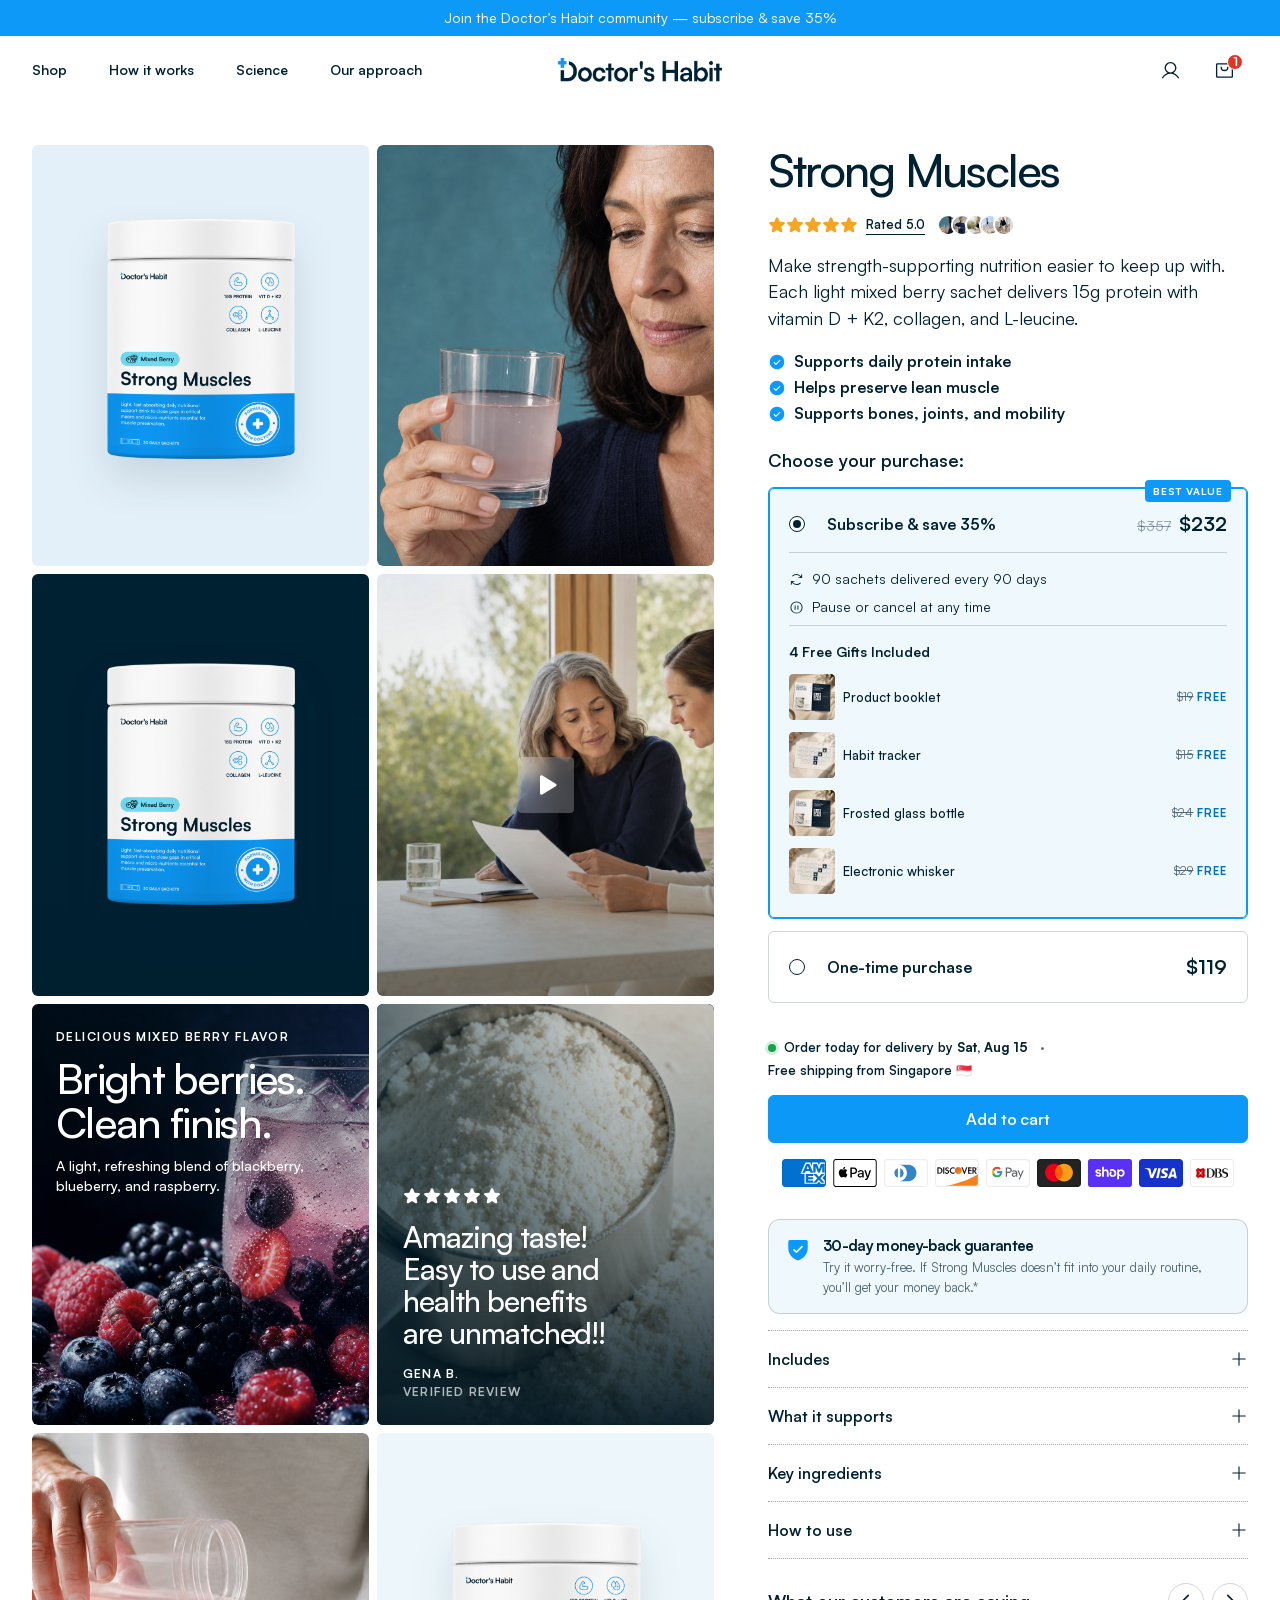
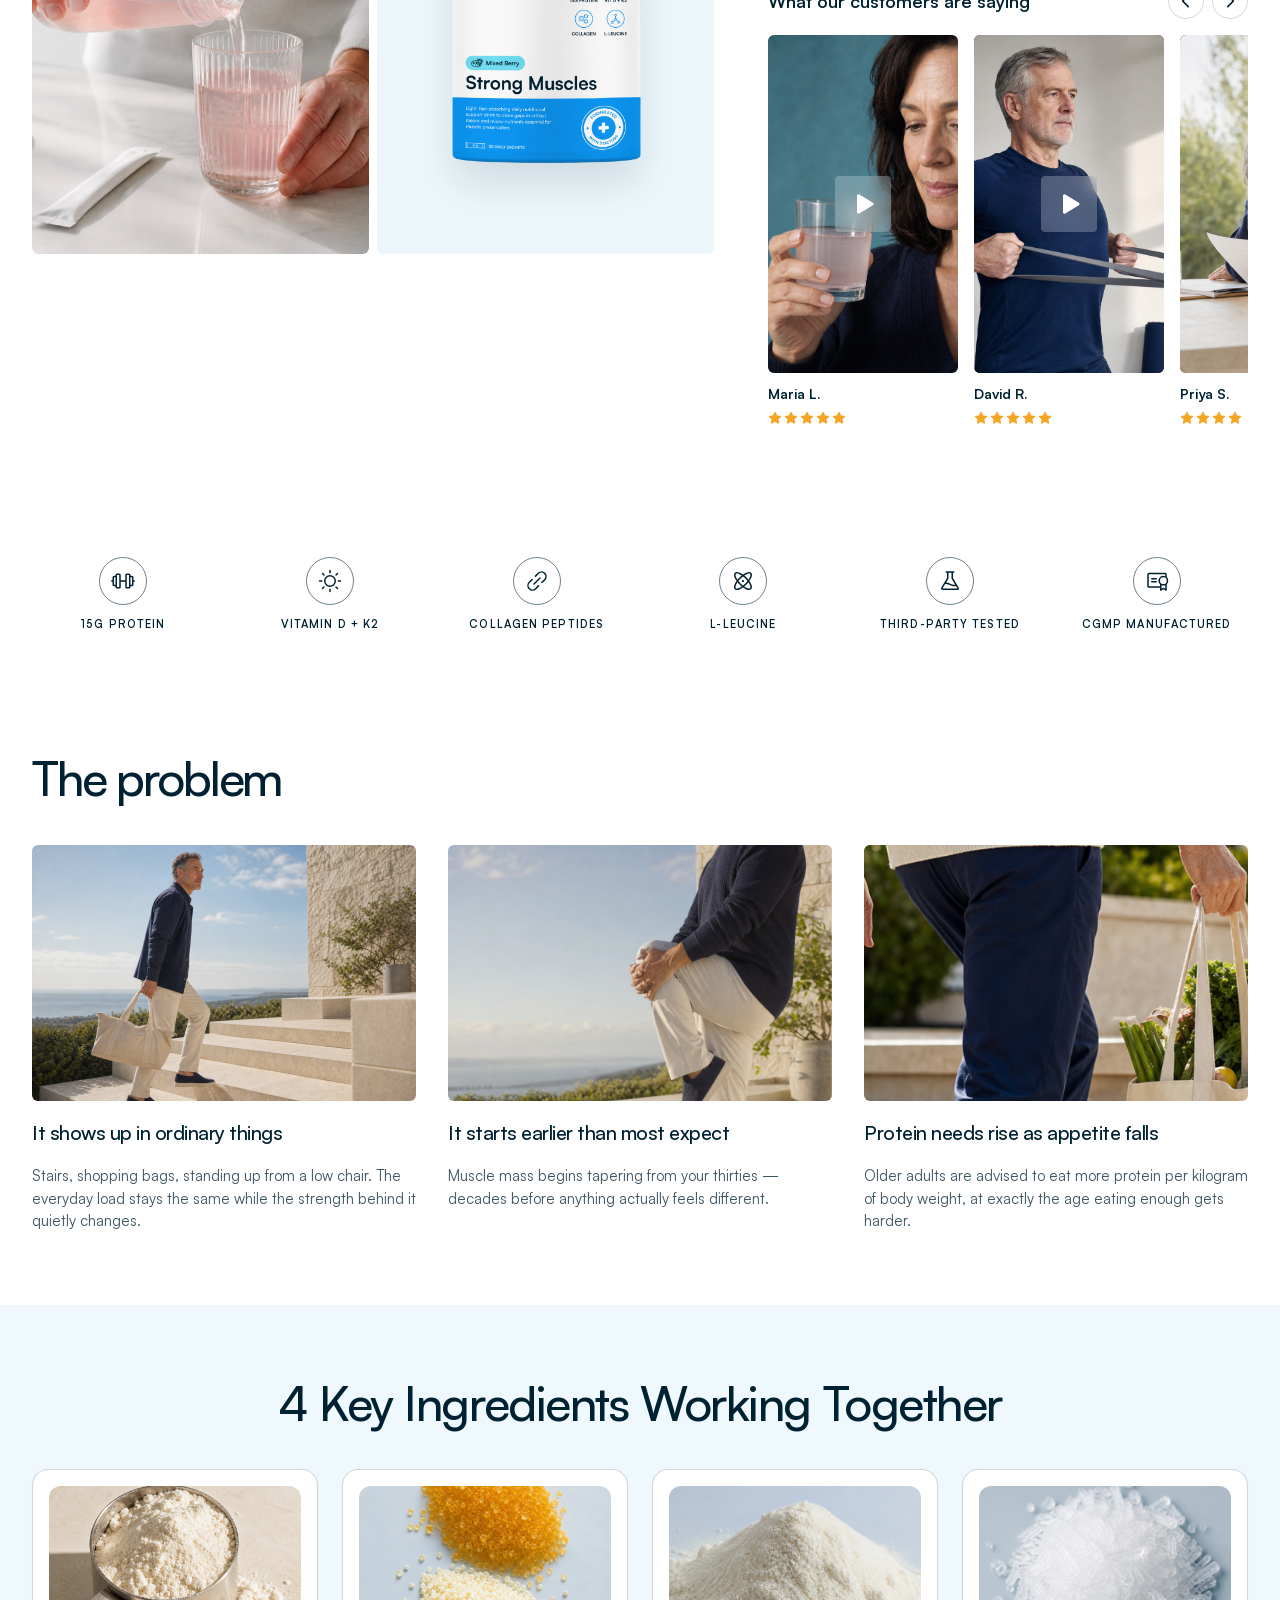
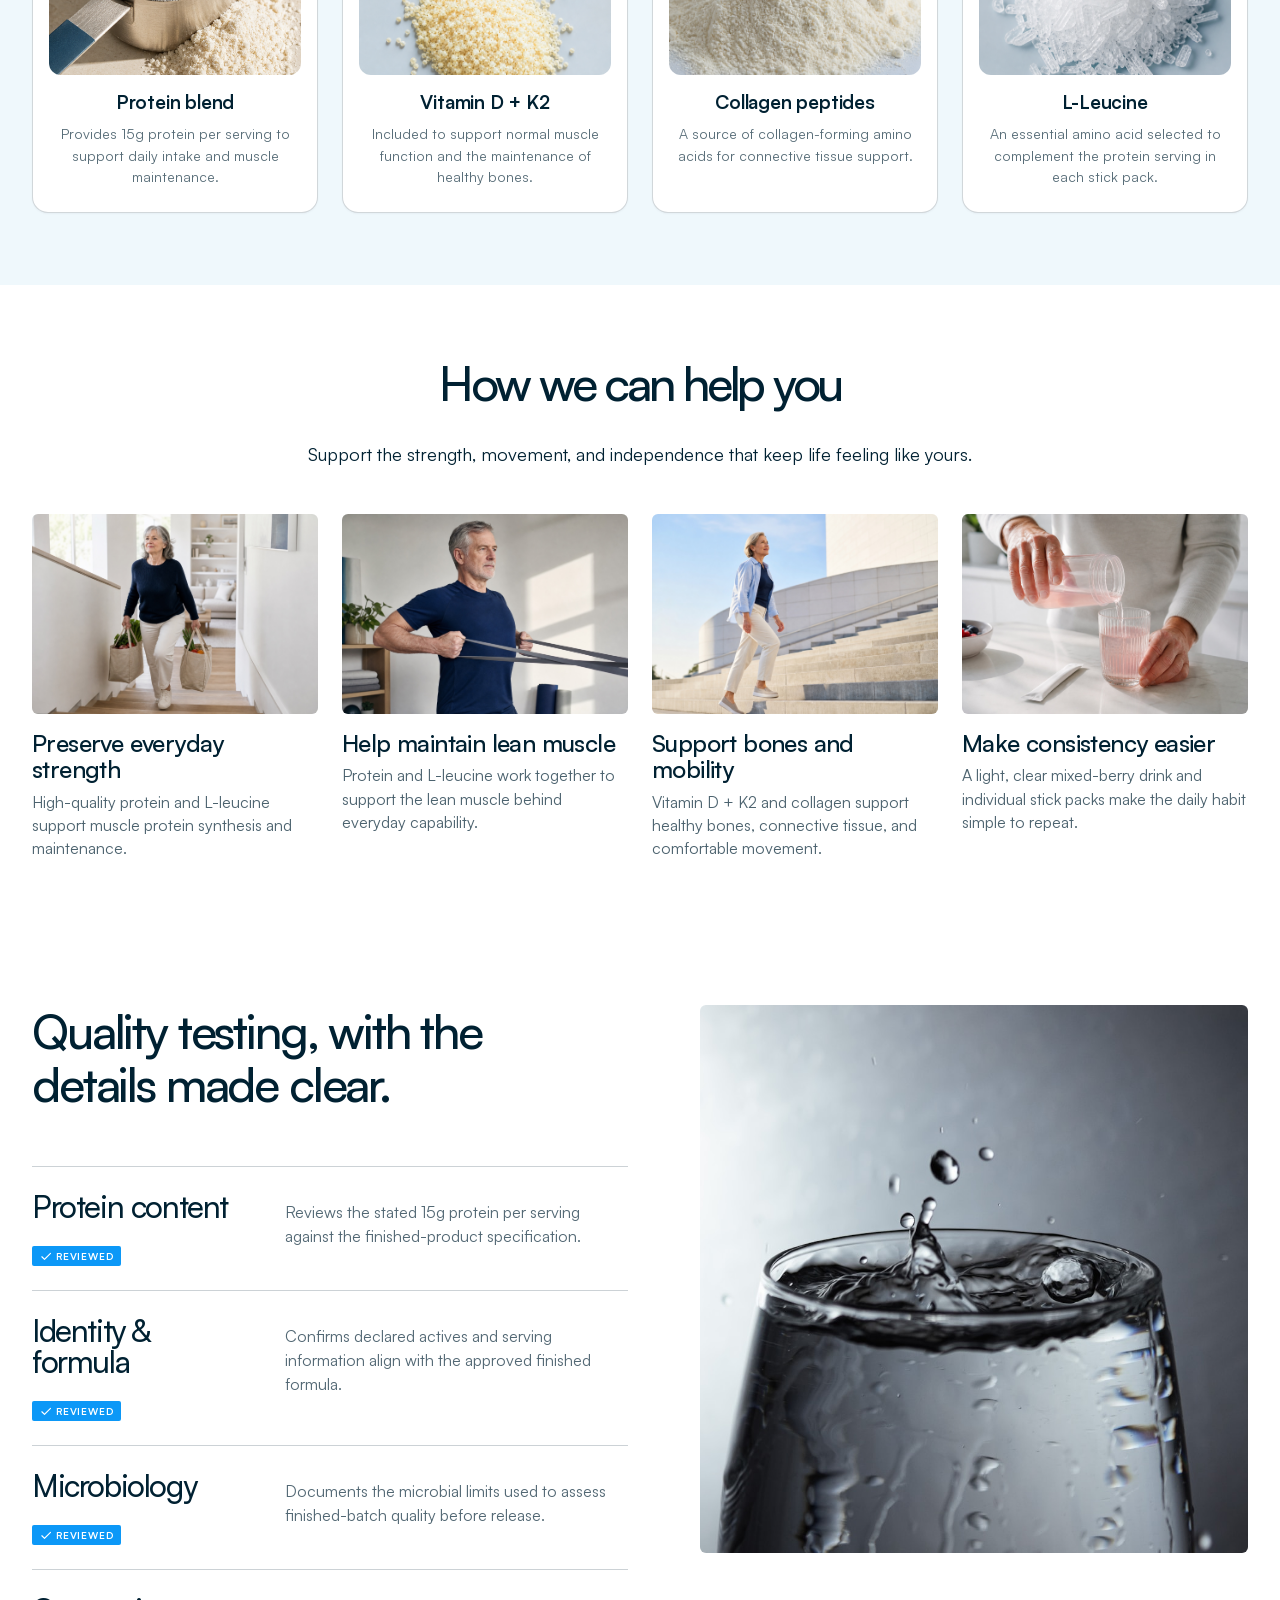
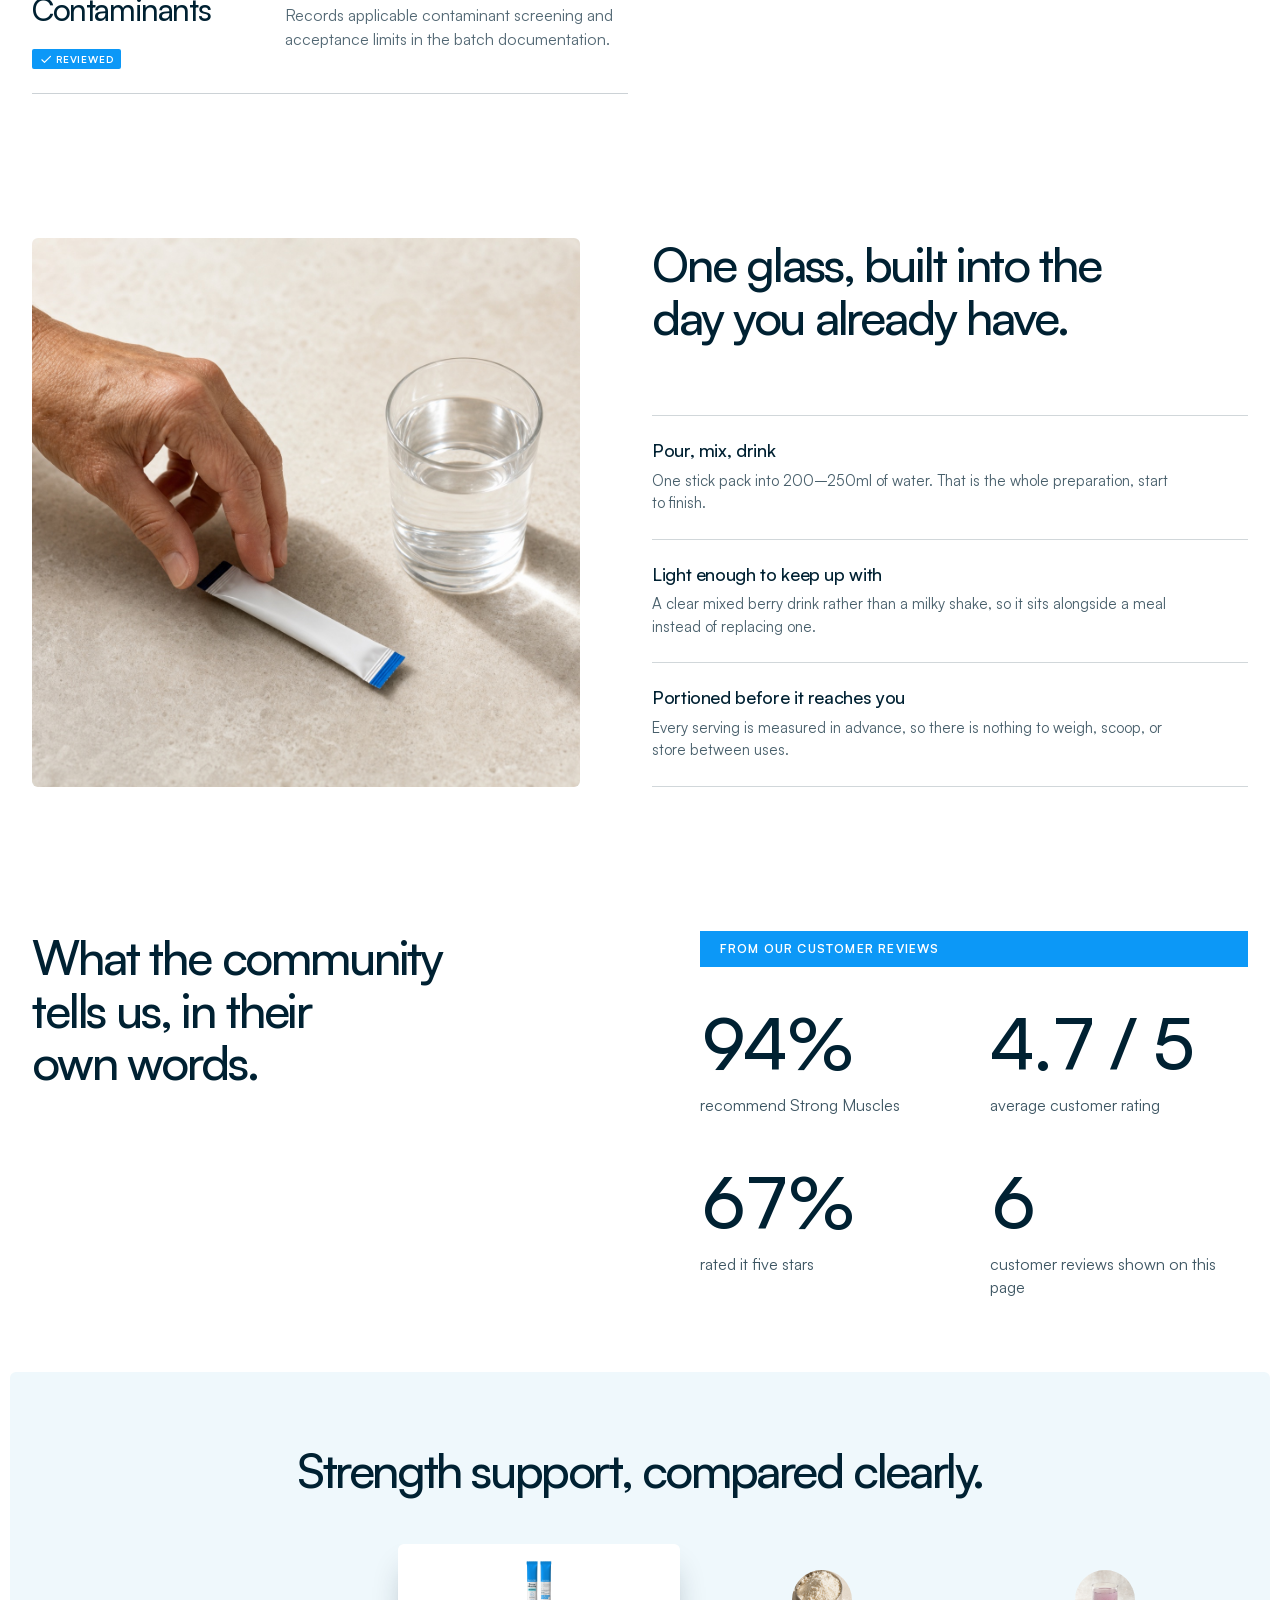
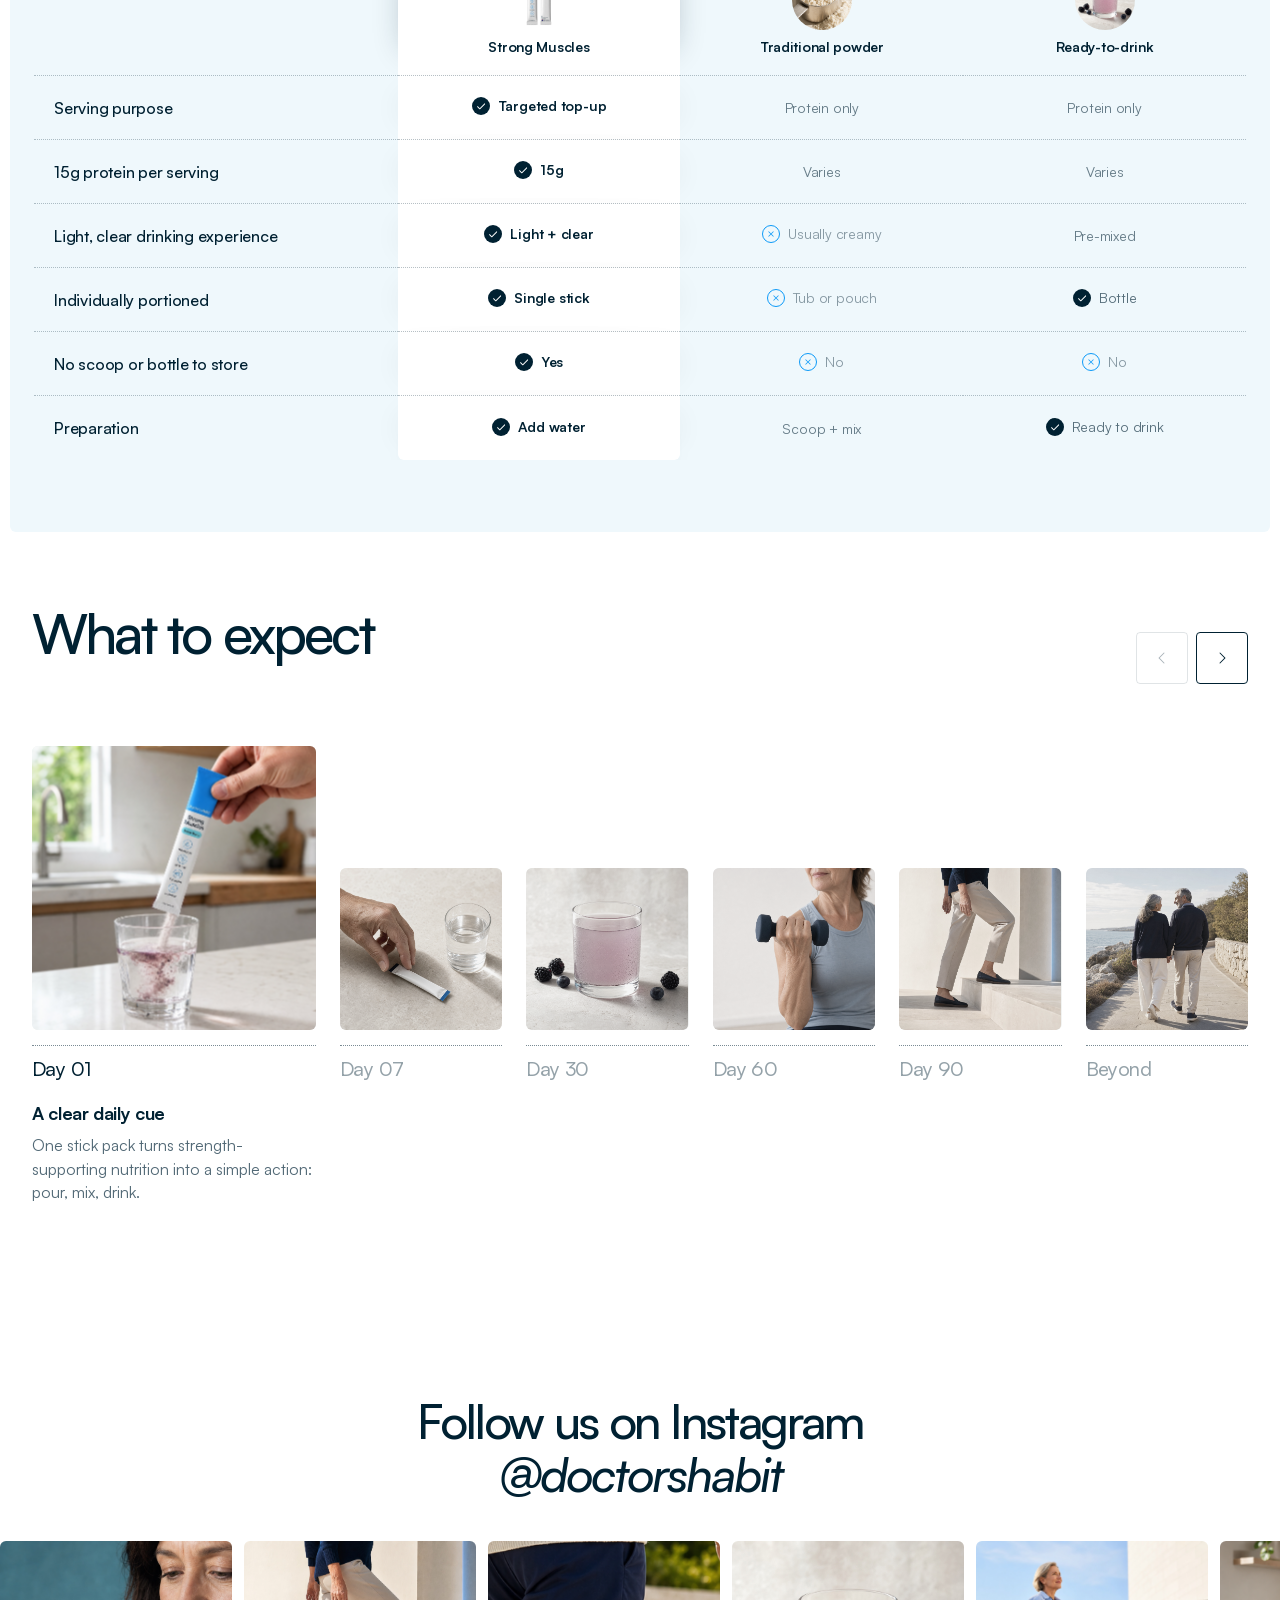
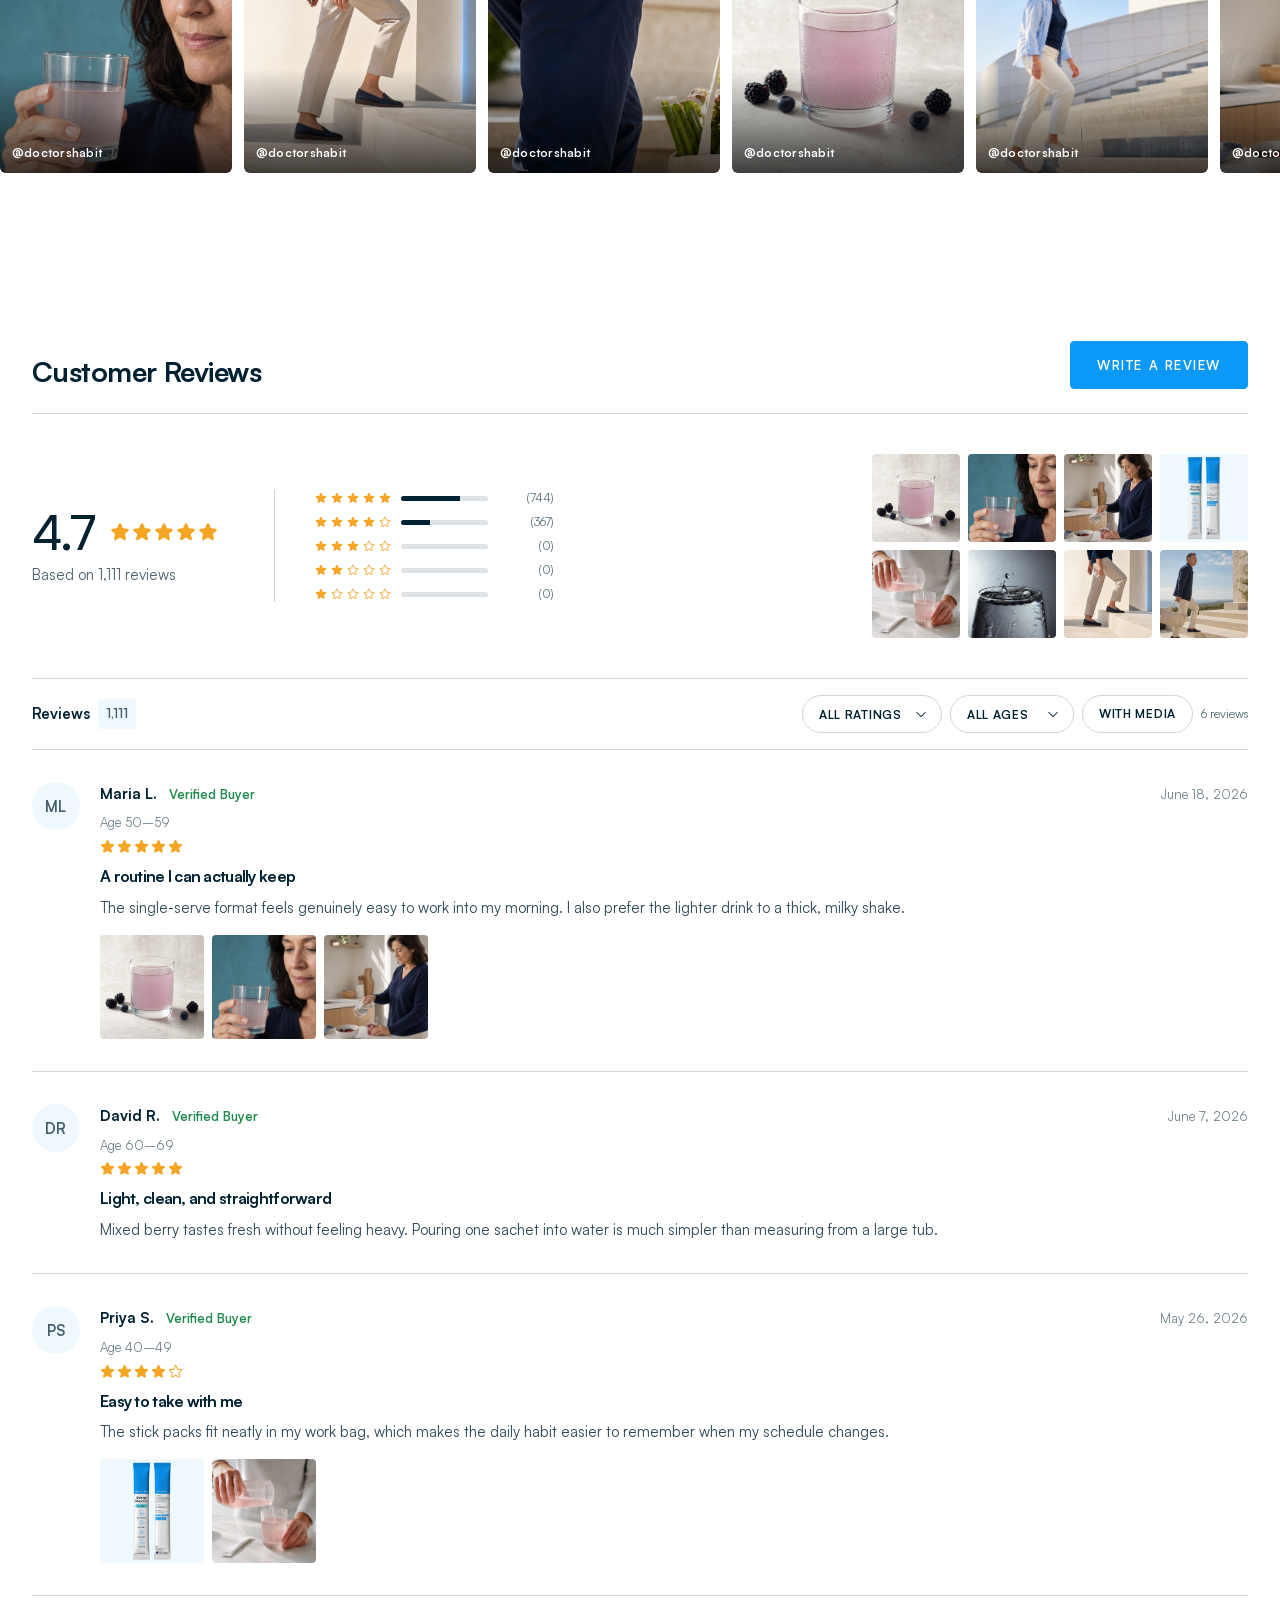
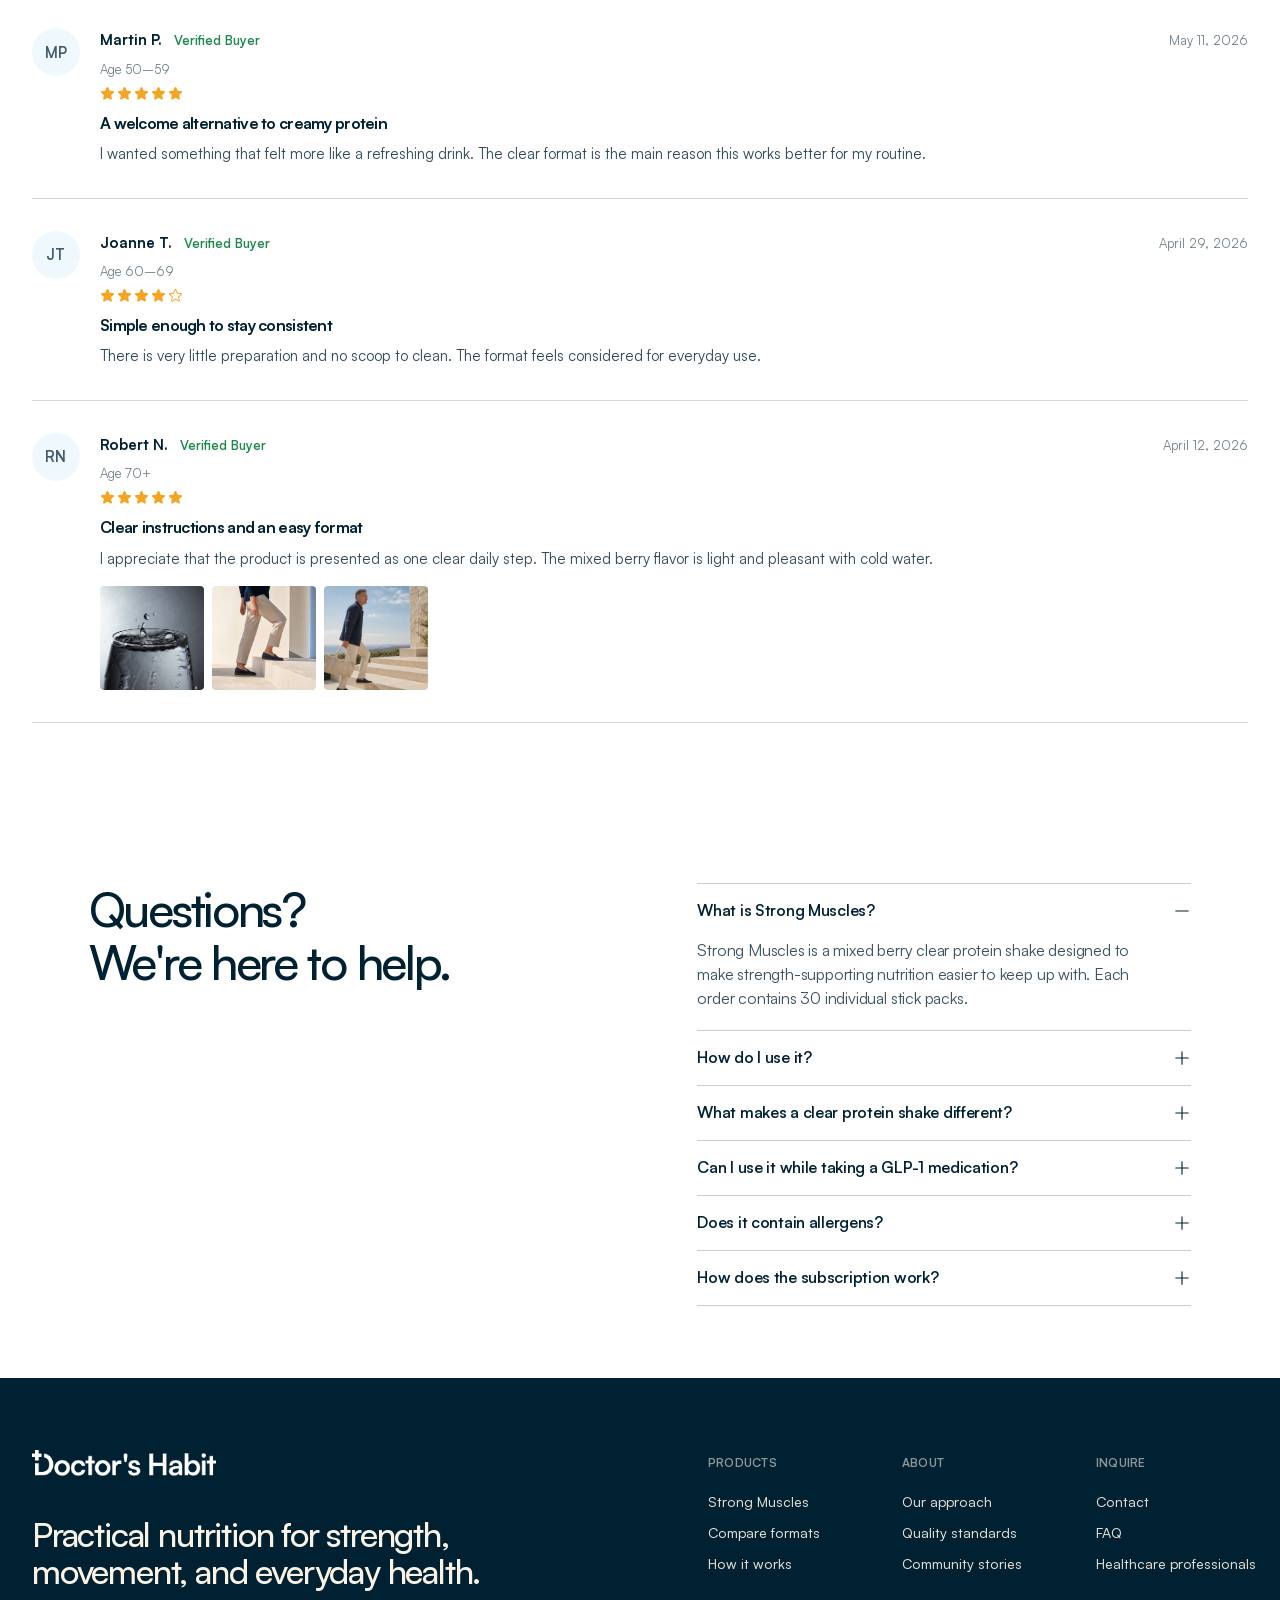
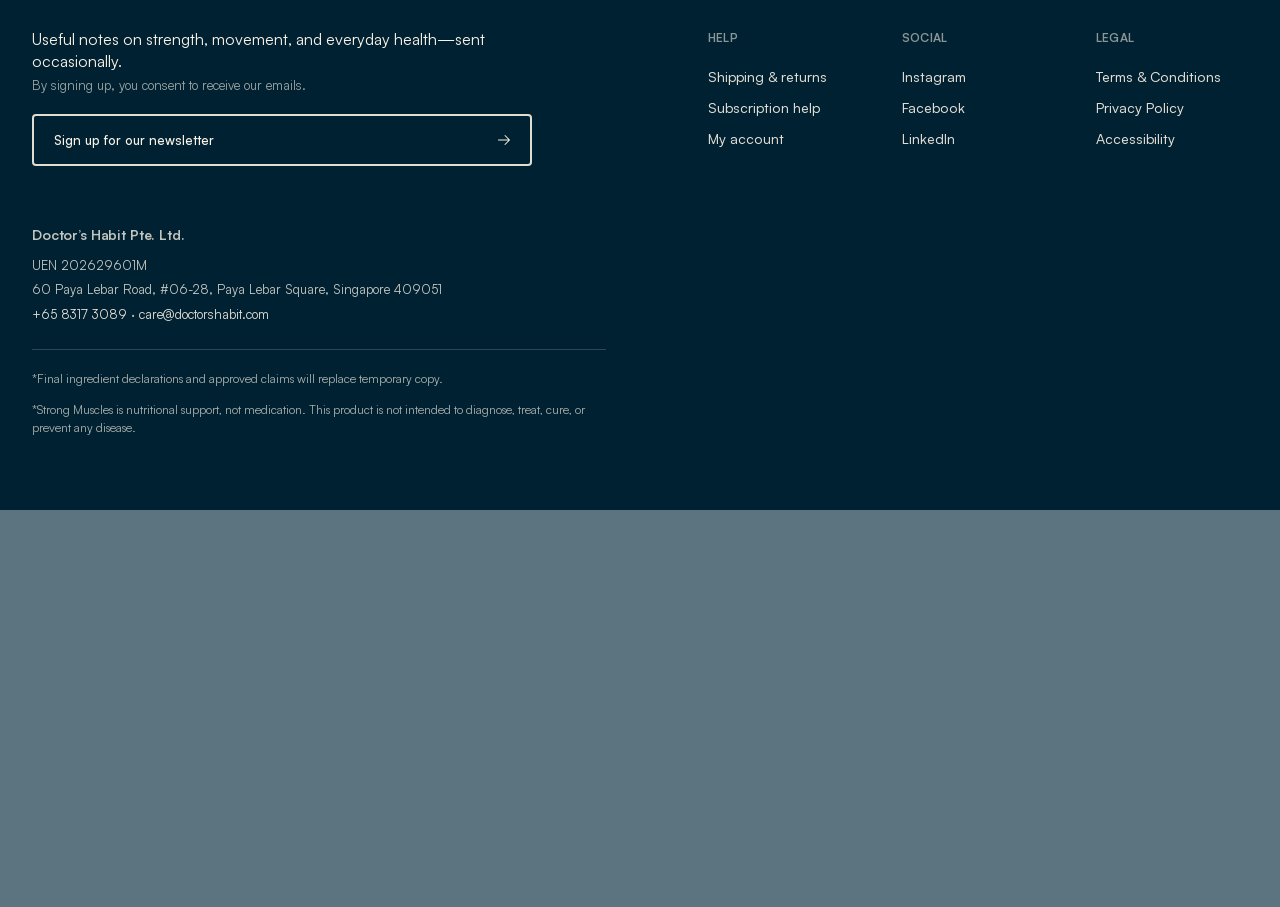
<file: index.html>
<!doctype html>
<html lang="en">
  <head>
    <meta name="robots" content="noindex, nofollow, noarchive" />
    <meta charset="UTF-8" />
    <meta name="viewport" content="width=device-width, initial-scale=1.0" />
    <meta
      name="description"
      content="Strong Muscles by Doctor's Habit — a mixed berry clear protein shake designed to support strength, mobility, and independence."
    />
    <meta name="theme-color" content="#002132" />
    <title>Strong Muscles | Doctor's Habit</title>
    <script type="module" crossorigin src="./assets/main-DE7tmfGg.js"></script>
    <link rel="modulepreload" crossorigin href="./assets/styles-a3712f06.js">
    <link rel="stylesheet" crossorigin href="./assets/styles-BmK5EphQ.css">
  </head>
  <body>
    <div id="root"></div>
  </body>
</html>
</file>
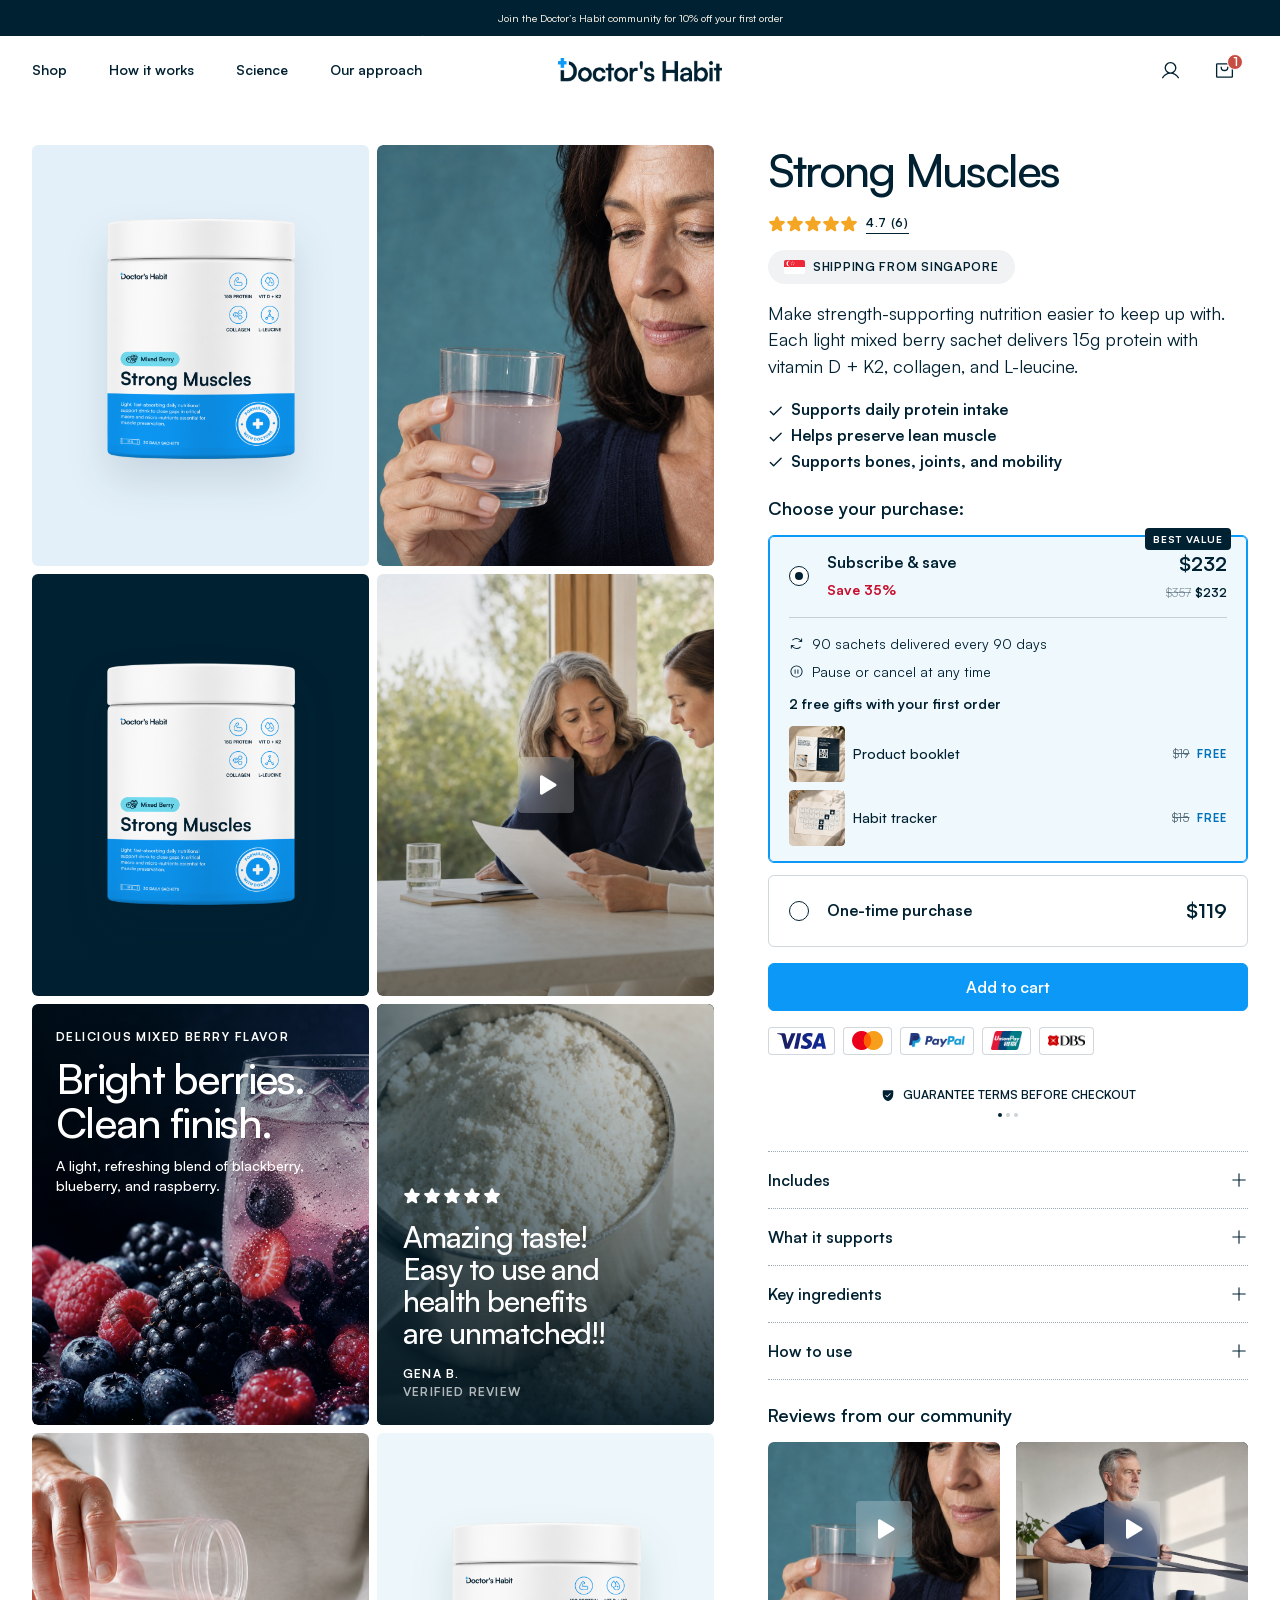
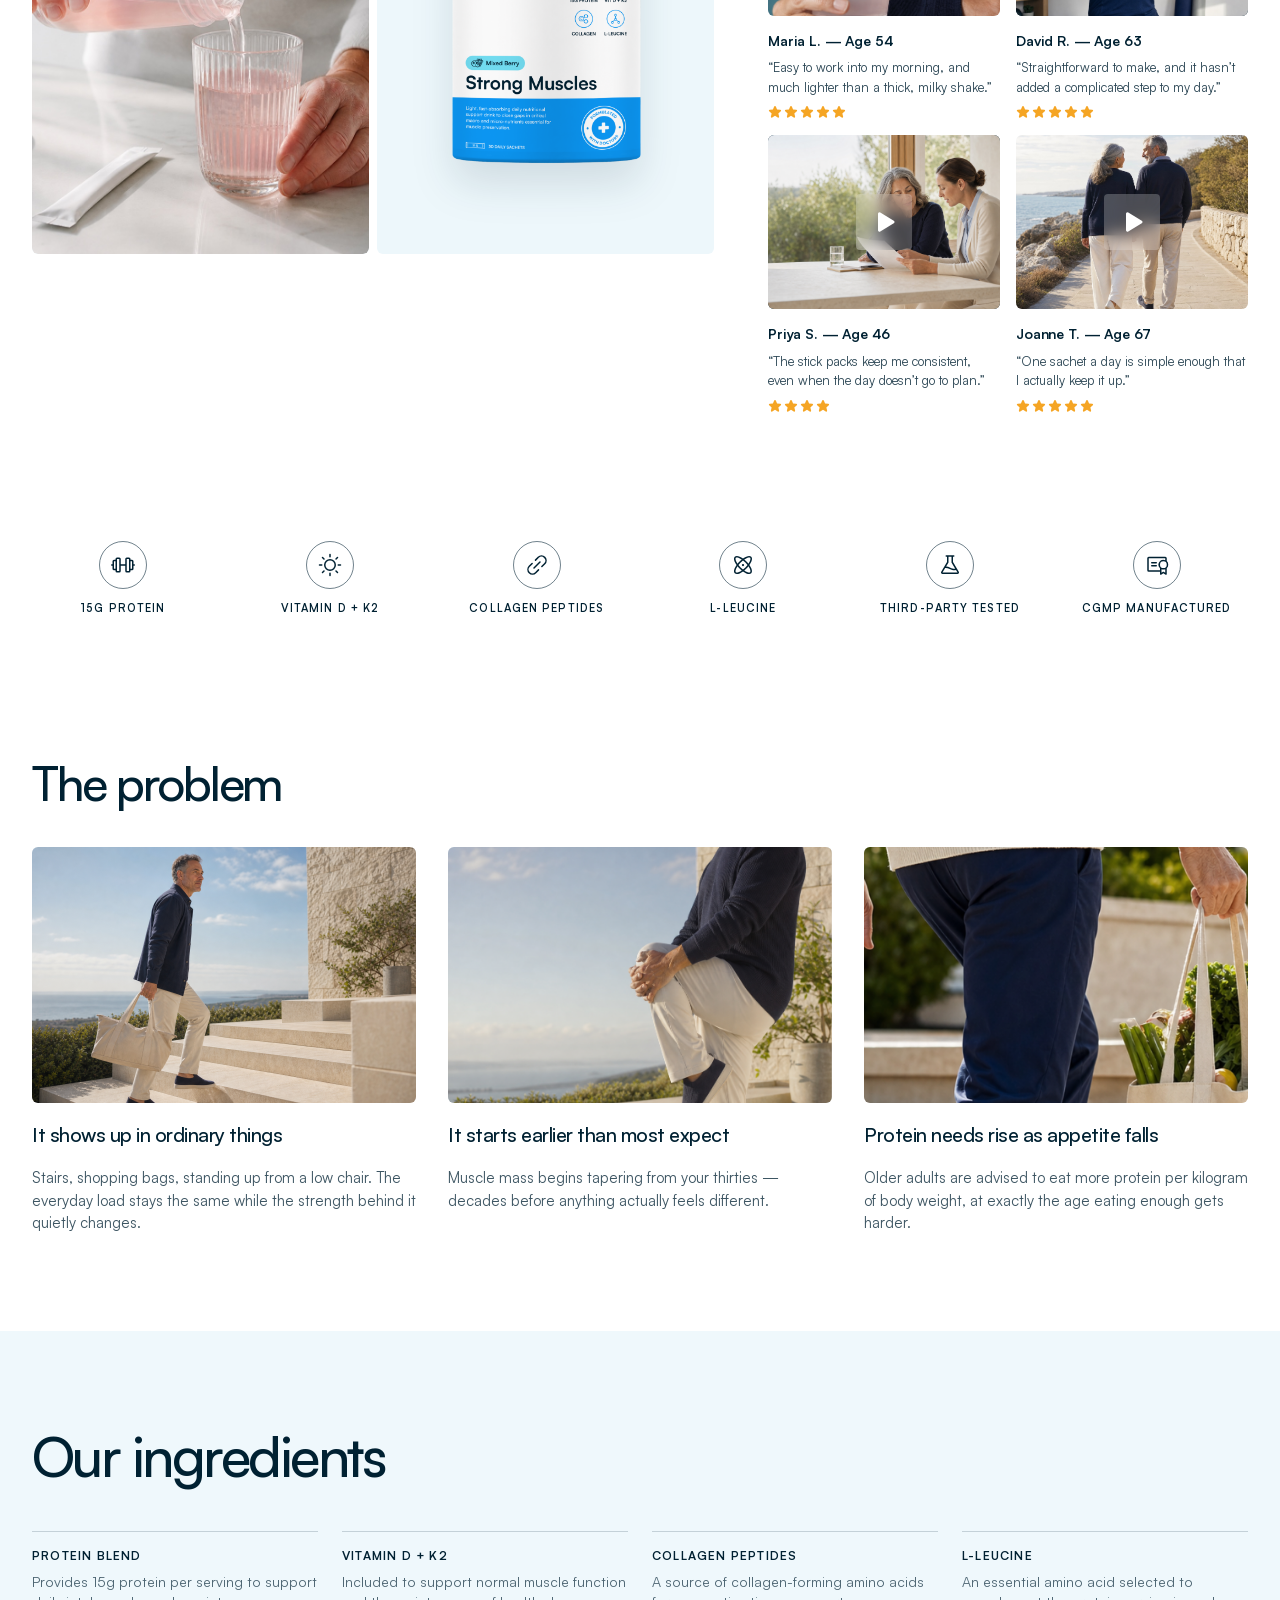
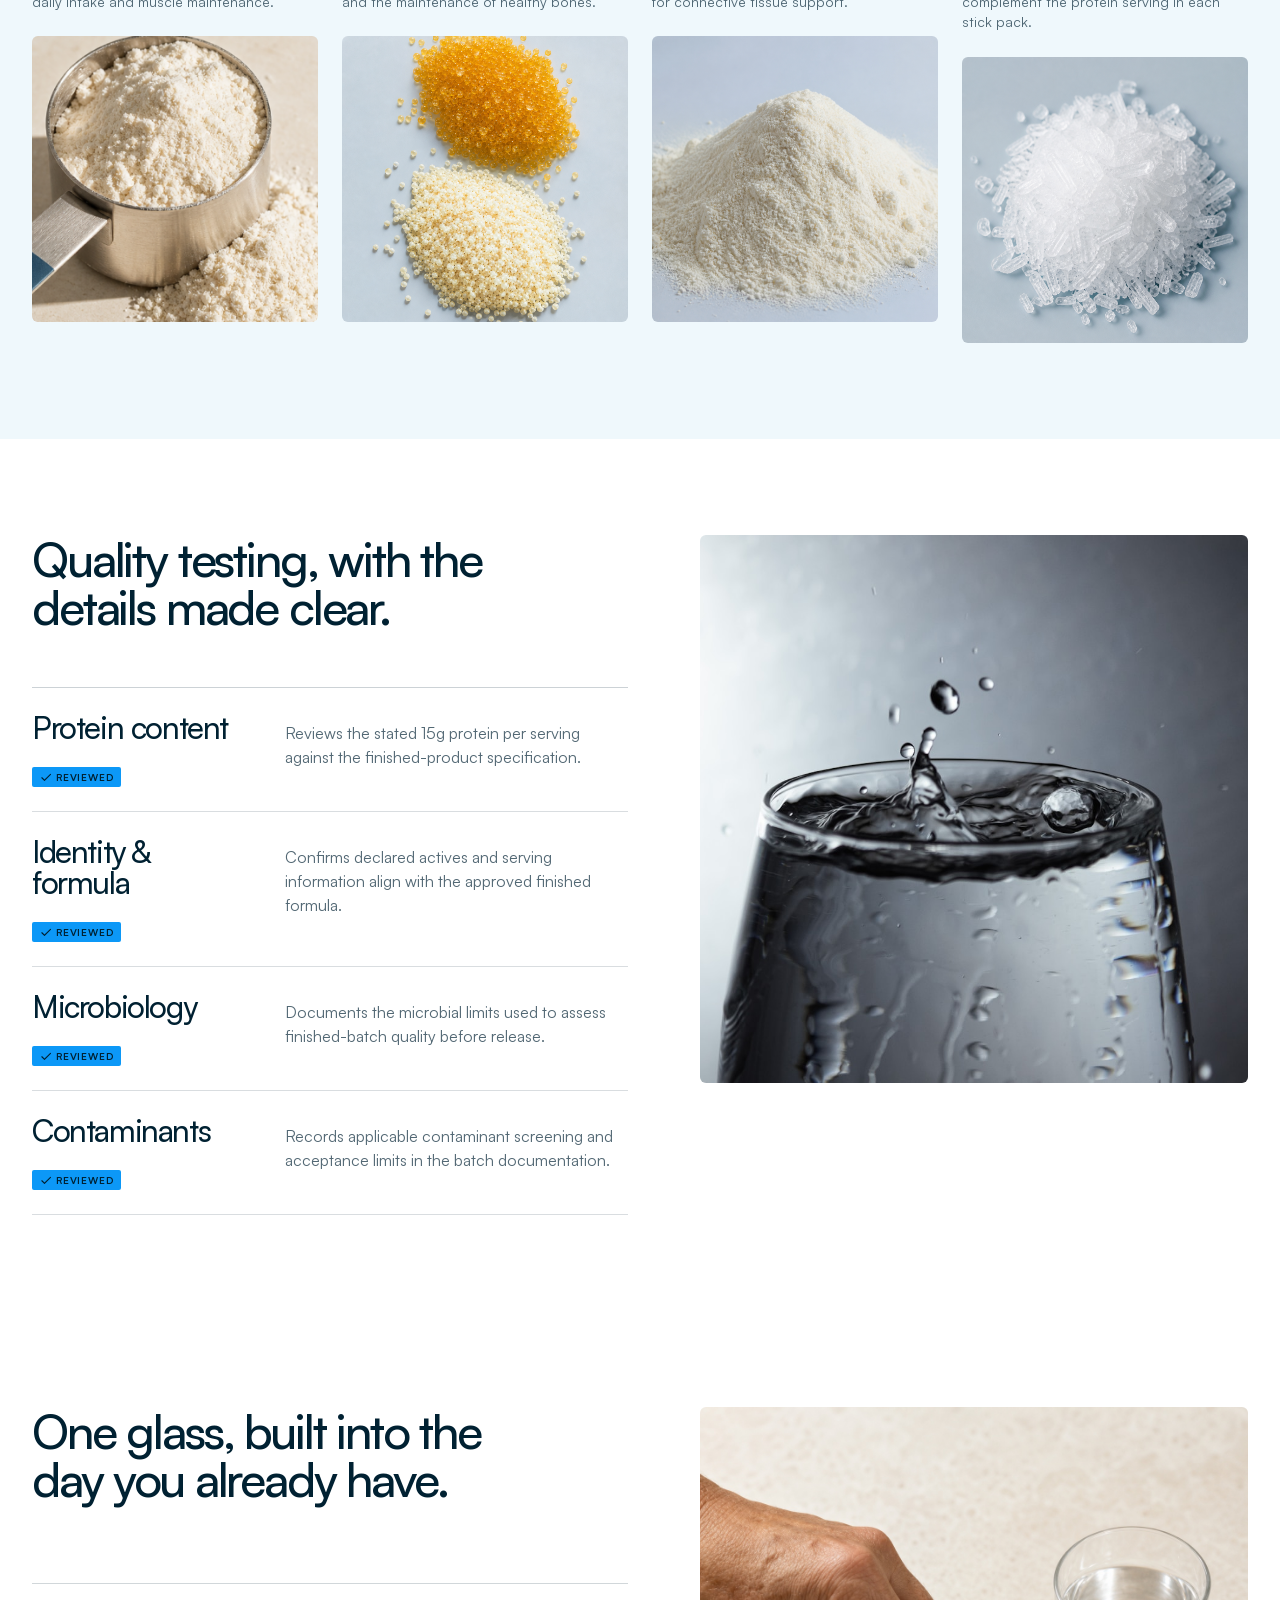
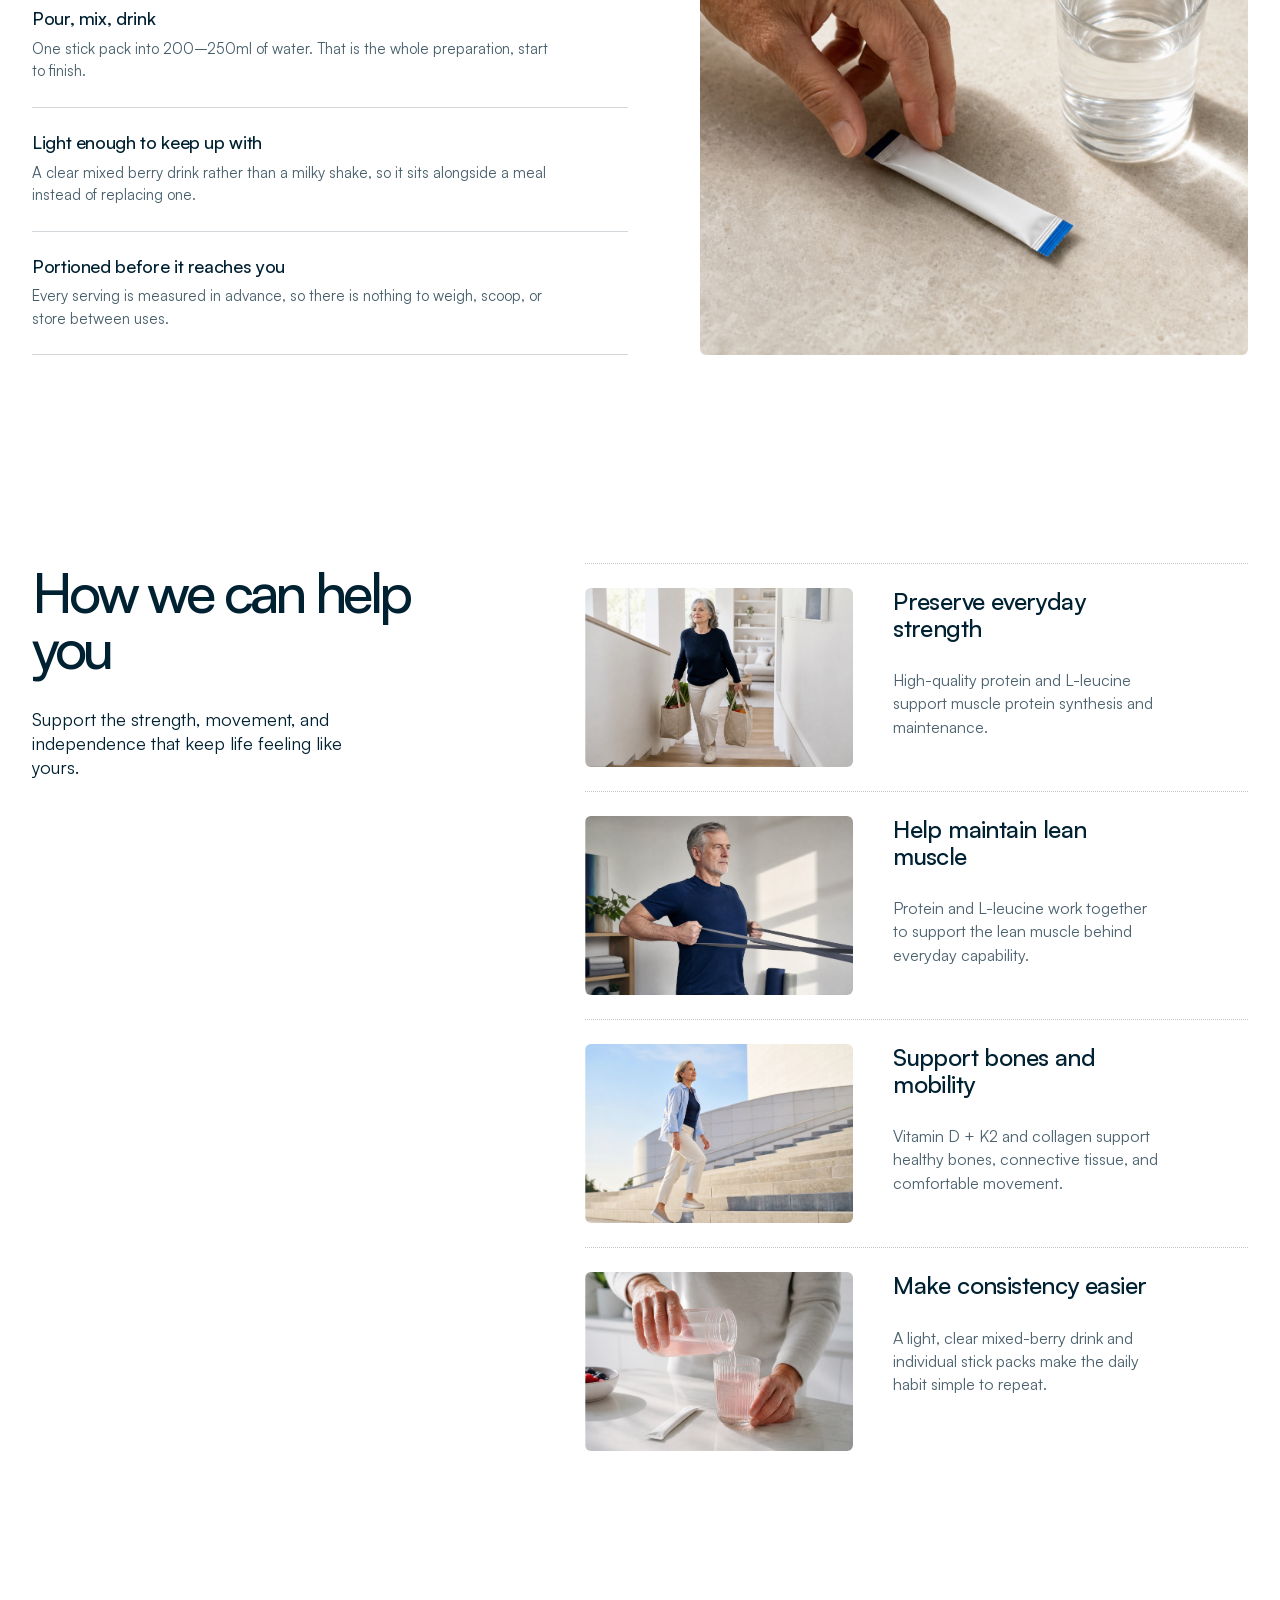
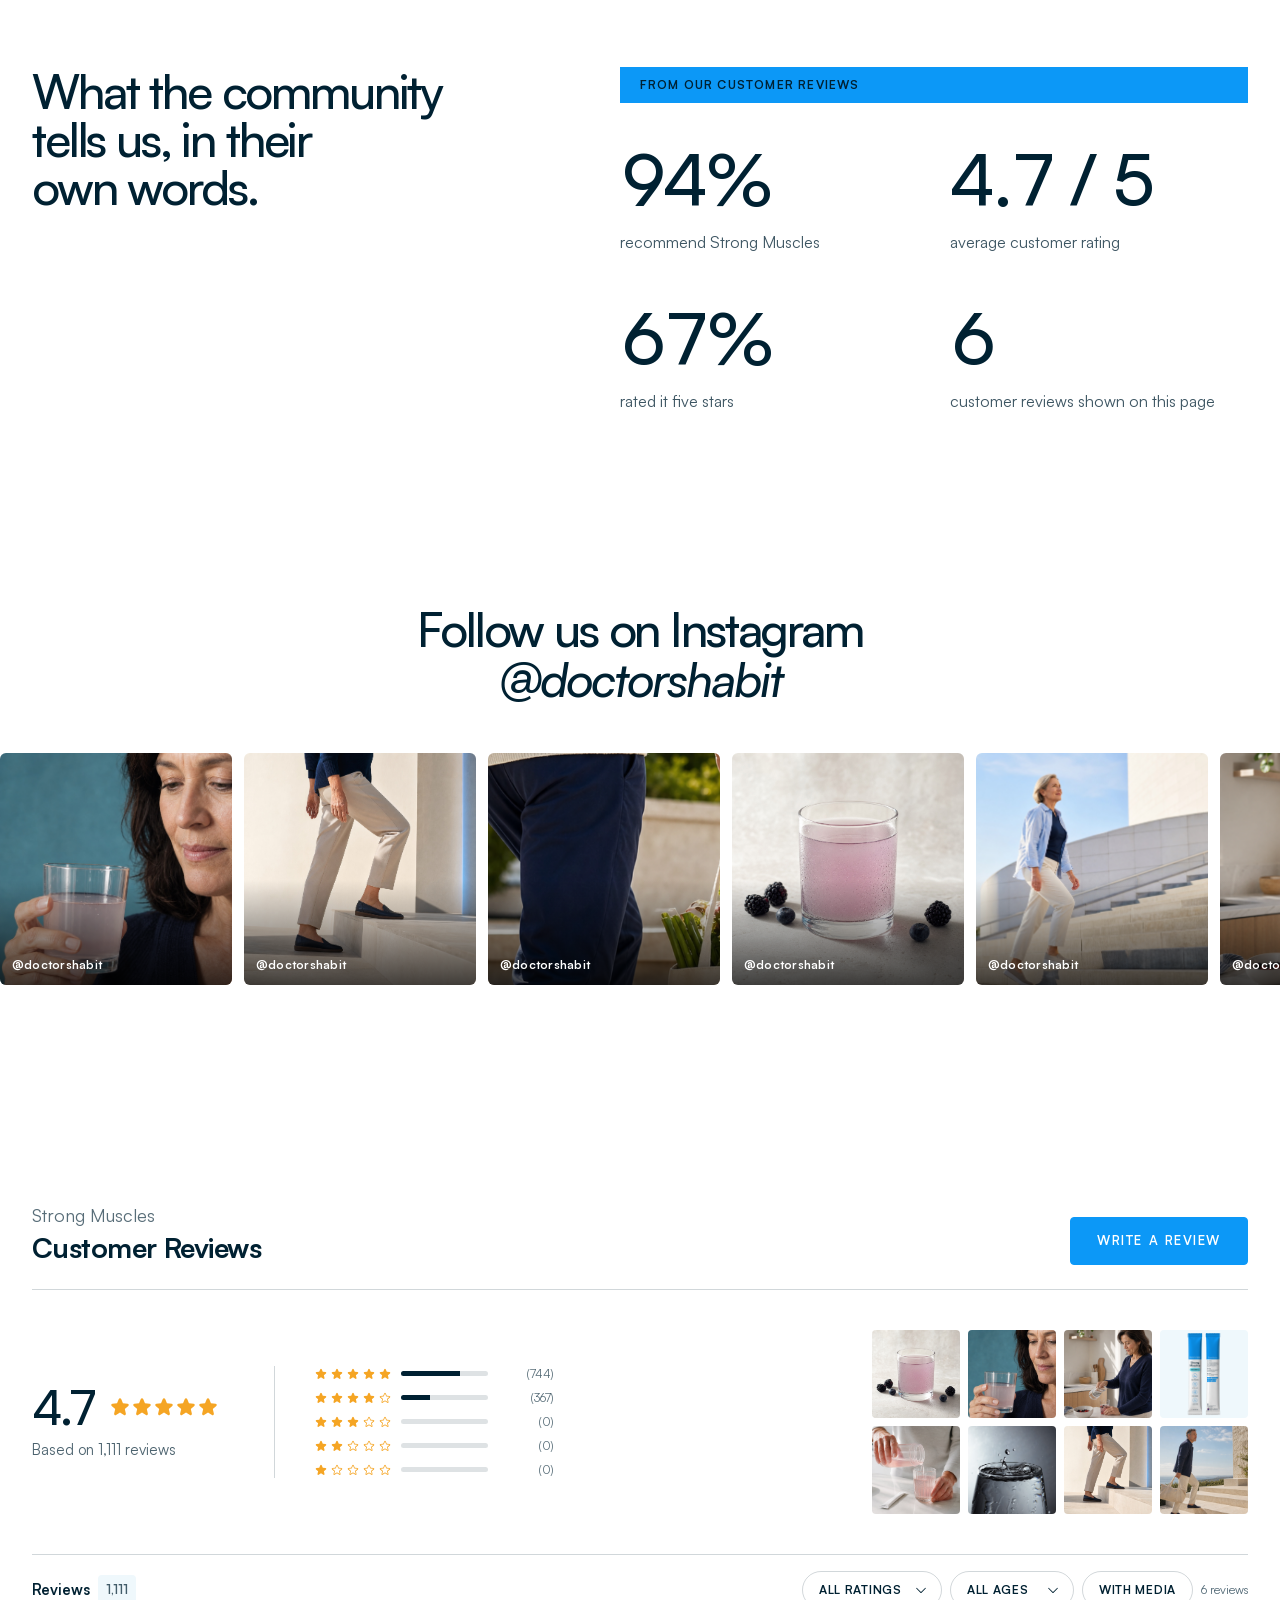
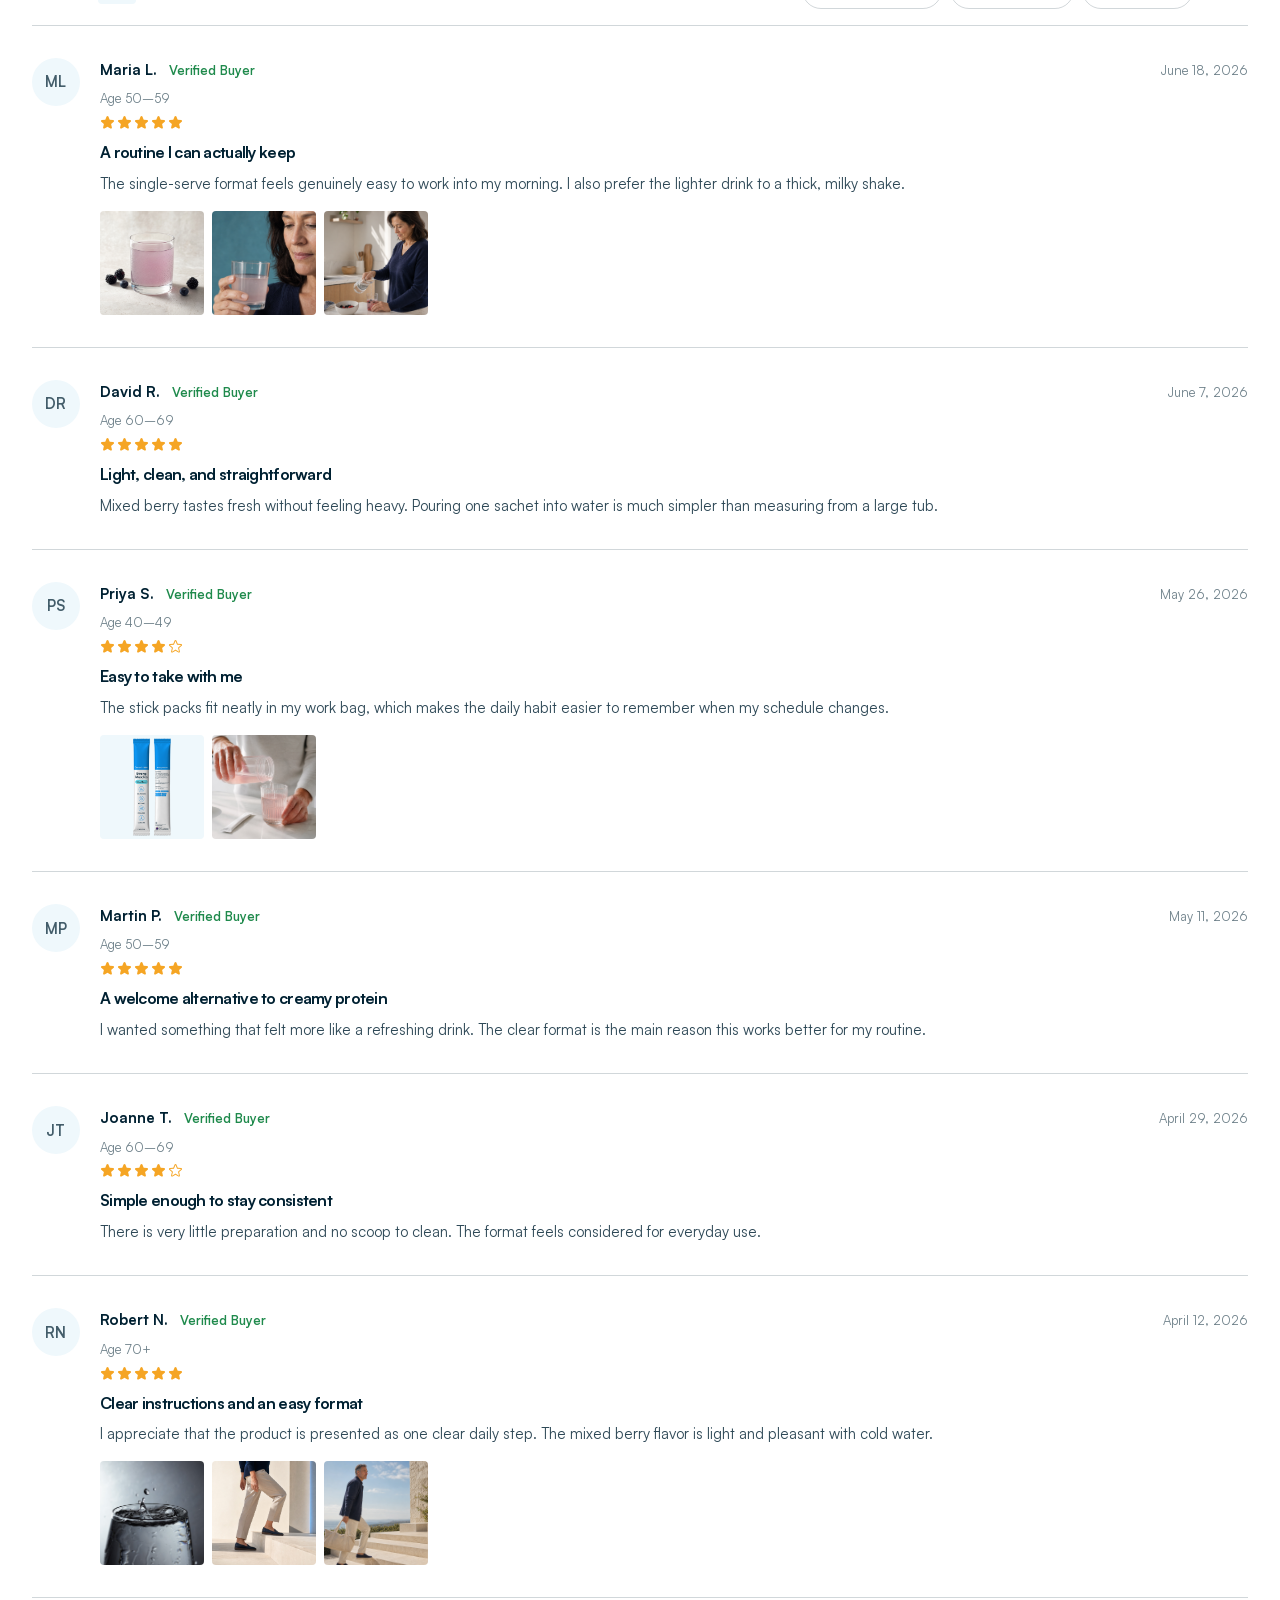
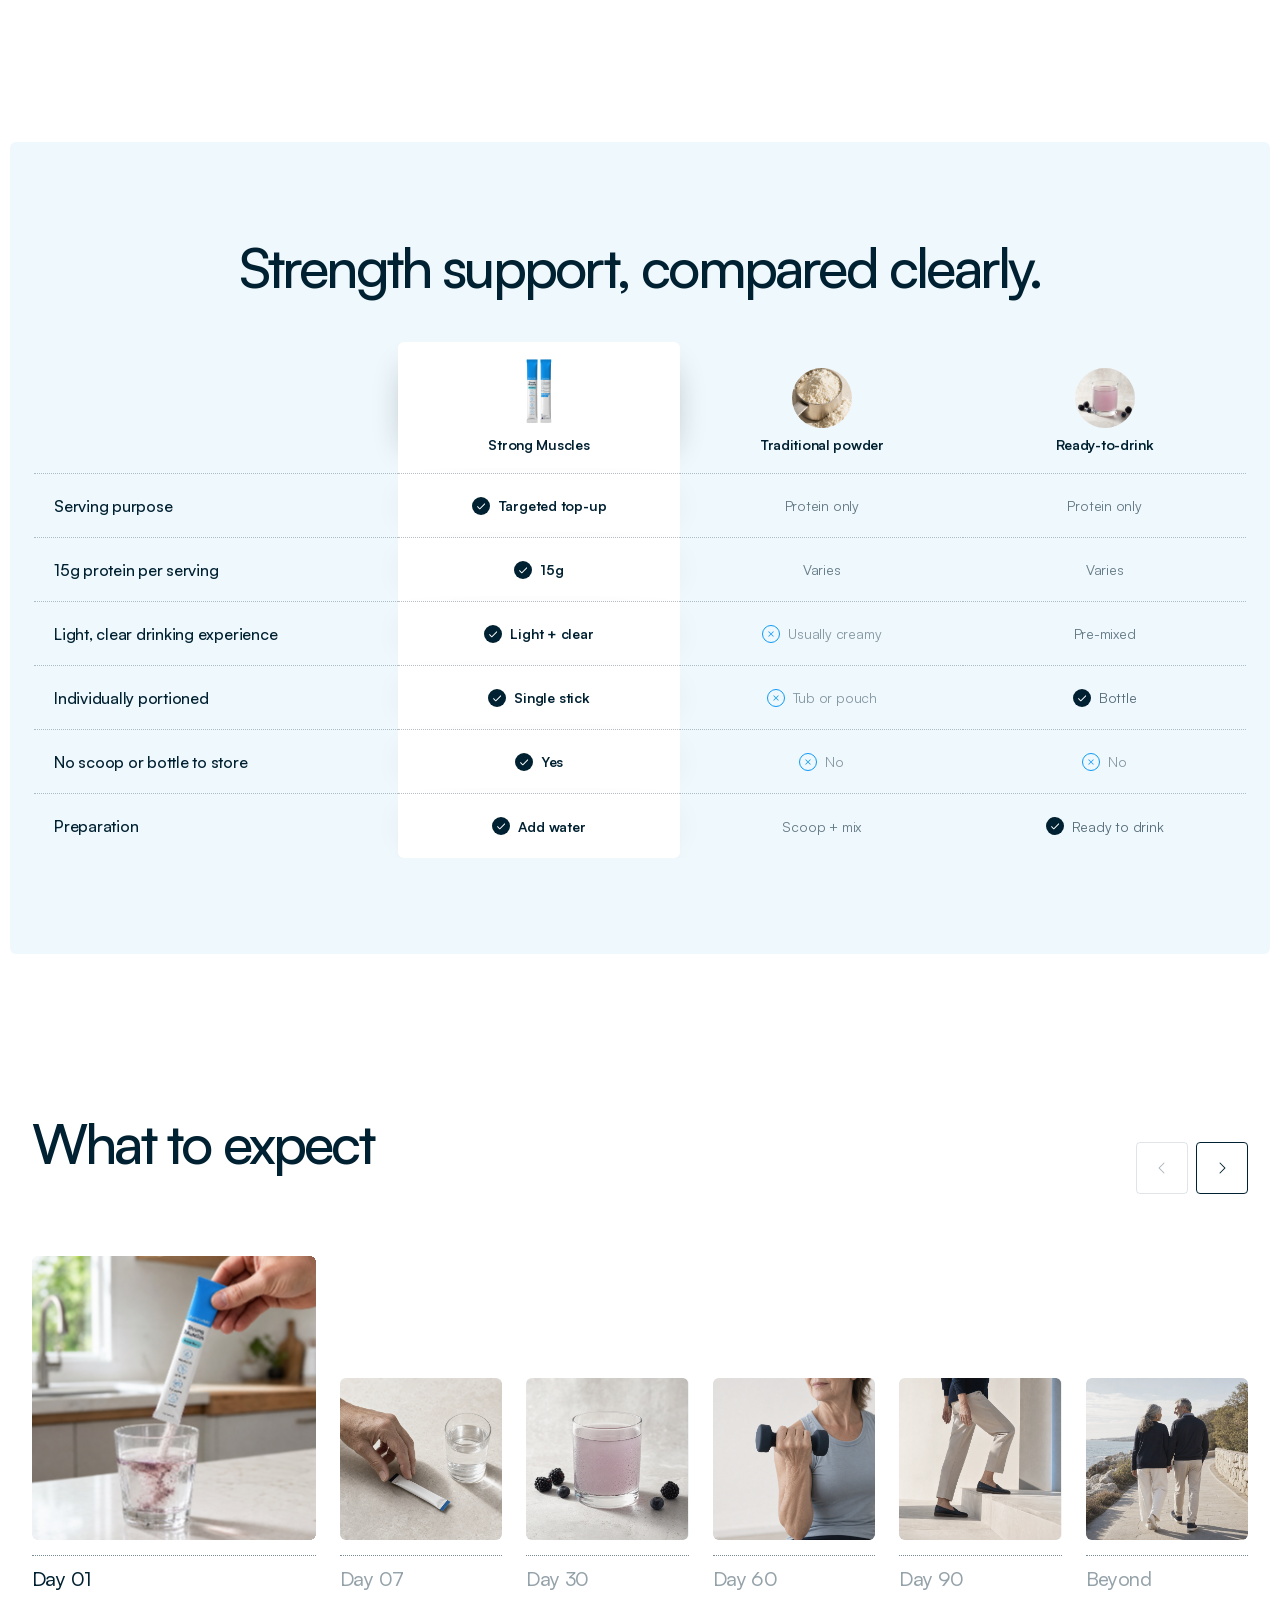
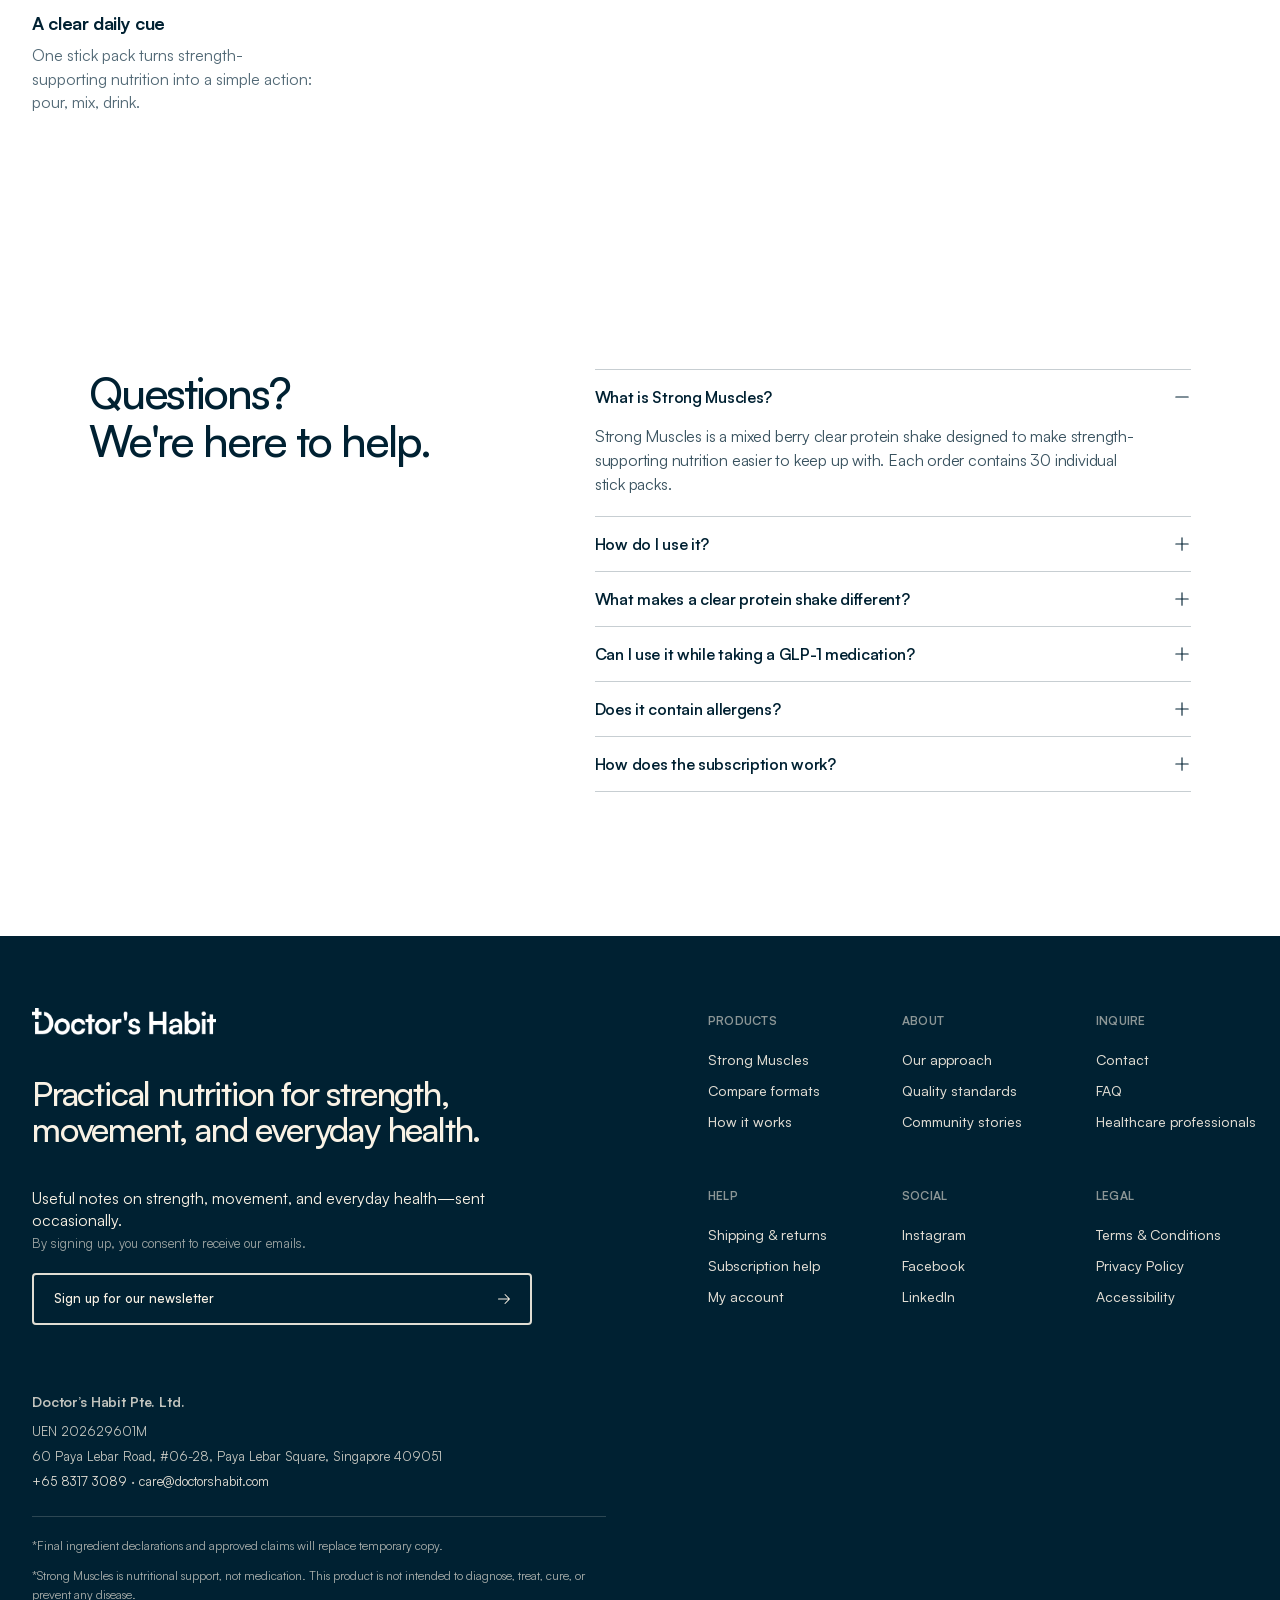
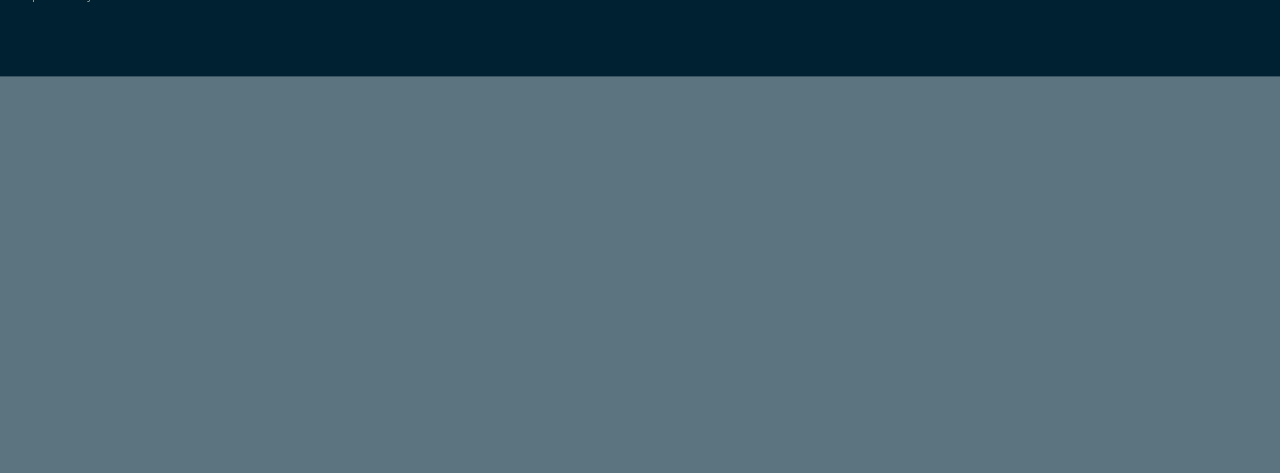
<file: v3/index.html>
<meta name="robots" content="noindex, nofollow, noarchive">
<!doctype html>
<html lang="en">
  <head>
    <meta charset="UTF-8" />
    <meta name="viewport" content="width=device-width, initial-scale=1.0" />
    <meta
      name="description"
      content="Strong Muscles by Doctor's Habit — a mixed berry clear protein shake designed to support strength, mobility, and independence."
    />
    <meta name="theme-color" content="#002132" />
    <title>Strong Muscles | Doctor's Habit</title>
    <script type="module" crossorigin src="./assets/index-XTd9G5N3.js"></script>
    <link rel="stylesheet" crossorigin href="./assets/index-Bt0AQo53.css">
  </head>
  <body>
    <div id="root"></div>
  </body>
</html>
</file>
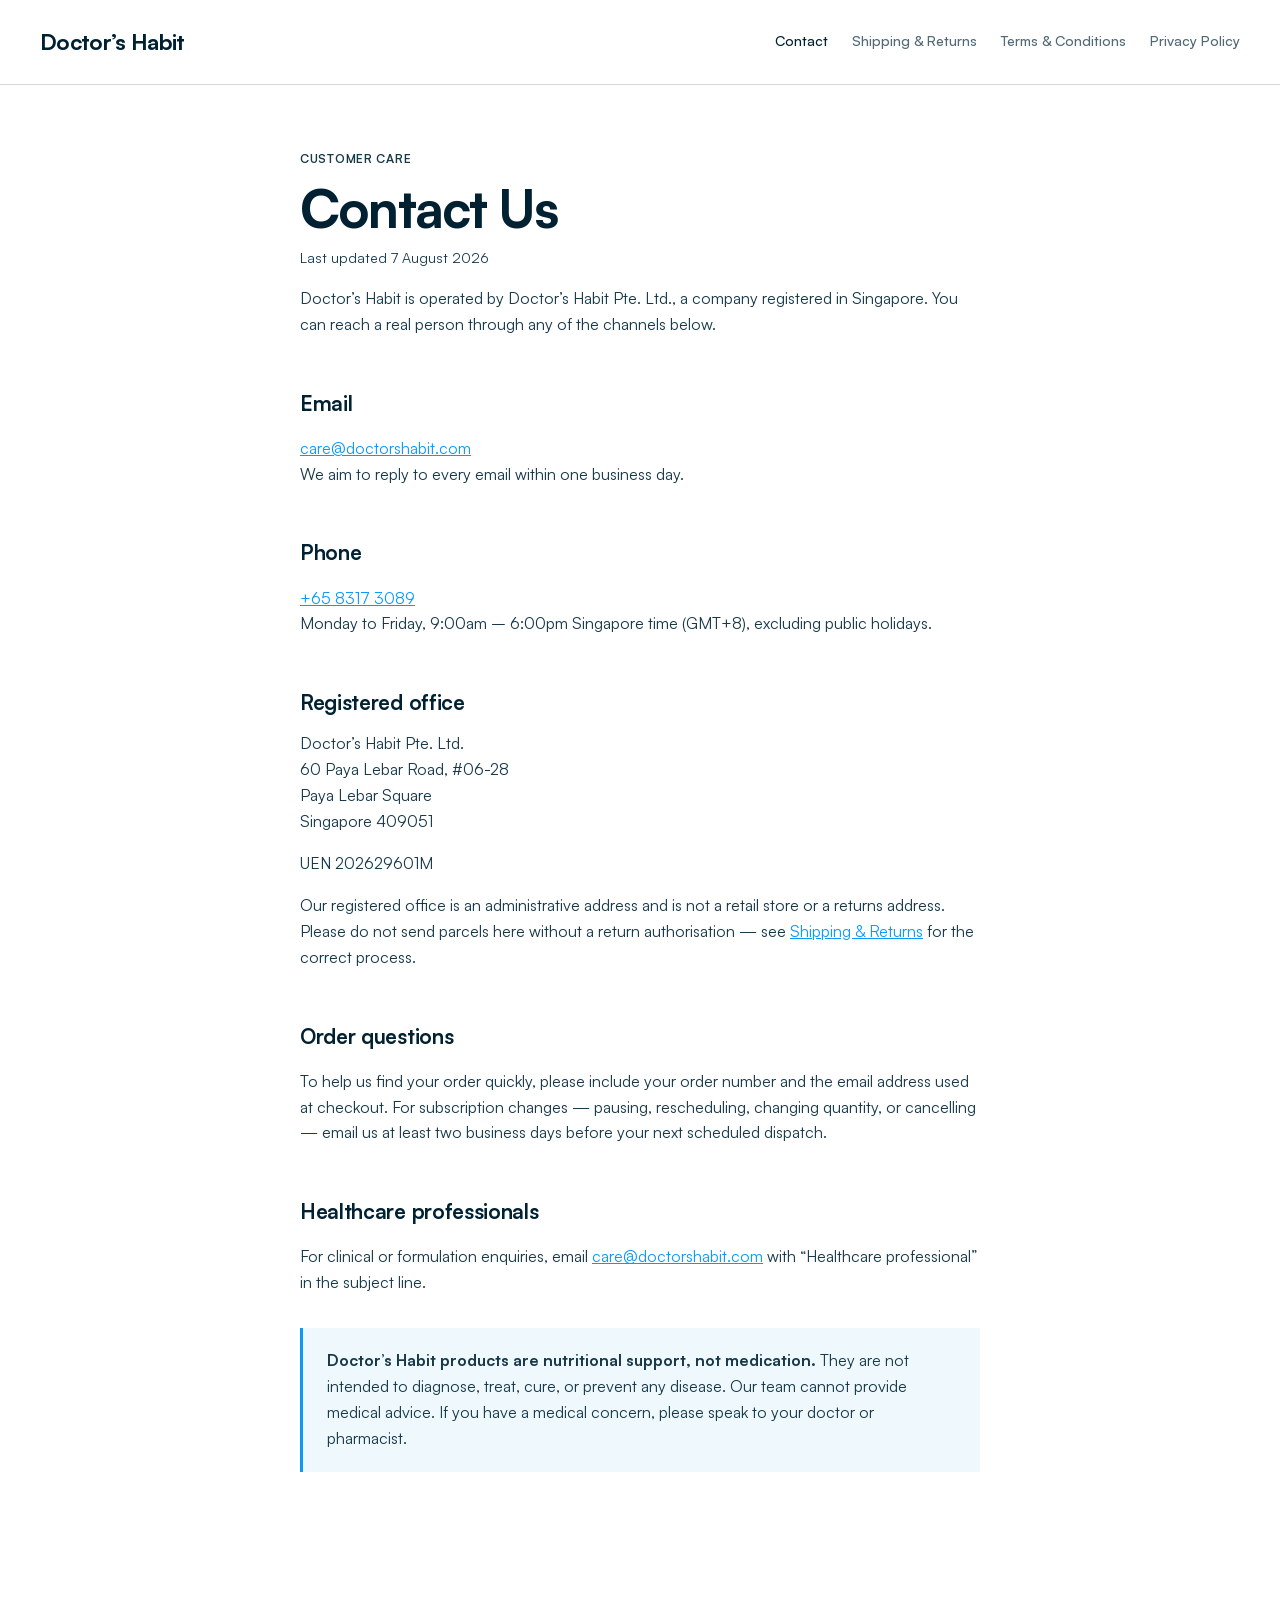
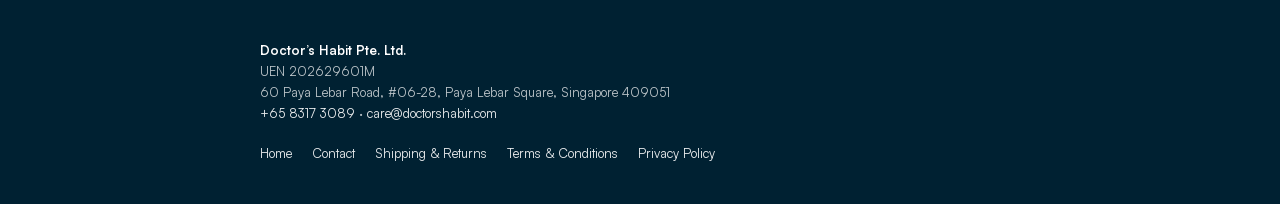
<file: contact.html>
<!doctype html>
<html lang="en">
<head>
    <meta name="robots" content="noindex, nofollow, noarchive" />
<meta charset="utf-8">
<meta name="viewport" content="width=device-width, initial-scale=1">
<title>Contact Us | Doctor’s Habit</title>
<meta name="description" content="Contact Doctor’s Habit Pte. Ltd. — registered office, business phone number, and customer care email.">
<link rel="stylesheet" href="/legal.css">
</head>
<body>

<header class="legal-header">
  <a class="legal-header__mark" href="/">Doctor’s Habit</a>
  <nav aria-label="Legal pages">
    <a href="/contact.html" aria-current="page">Contact</a>
    <a href="/shipping-returns.html">Shipping &amp; Returns</a>
    <a href="/terms.html">Terms &amp; Conditions</a>
    <a href="/privacy.html">Privacy Policy</a>
  </nav>
</header>

<main class="legal">
  <p class="legal__eyebrow">Customer care</p>
  <h1>Contact Us</h1>
  <p class="legal__updated">Last updated 7 August 2026</p>

  <p>
    Doctor’s Habit is operated by Doctor’s Habit Pte. Ltd., a company registered
    in Singapore. You can reach a real person through any of the channels below.
  </p>

  <h2>Email</h2>
  <p>
    <a href="mailto:care@doctorshabit.com">care@doctorshabit.com</a><br>
    We aim to reply to every email within one business day.
  </p>

  <h2>Phone</h2>
  <p>
    <a href="tel:+6583173089">+65 8317 3089</a><br>
    Monday to Friday, 9:00am – 6:00pm Singapore time (GMT+8), excluding public
    holidays.
  </p>

  <h2>Registered office</h2>
  <address>
    Doctor’s Habit Pte. Ltd.<br>
    60 Paya Lebar Road, #06-28<br>
    Paya Lebar Square<br>
    Singapore 409051
  </address>
  <p>
    UEN 202629601M
  </p>
  <p>
    Our registered office is an administrative address and is not a retail
    store or a returns address. Please do not send parcels here without a
    return authorisation — see
    <a href="/shipping-returns.html">Shipping &amp; Returns</a> for the correct
    process.
  </p>

  <h2>Order questions</h2>
  <p>
    To help us find your order quickly, please include your order number and the
    email address used at checkout. For subscription changes — pausing,
    rescheduling, changing quantity, or cancelling — email us at least
    two business days before your next scheduled dispatch.
  </p>

  <h2>Healthcare professionals</h2>
  <p>
    For clinical or formulation enquiries, email
    <a href="mailto:care@doctorshabit.com">care@doctorshabit.com</a> with
    “Healthcare professional” in the subject line.
  </p>

  <div class="legal__callout">
    <p>
      <strong>Doctor’s Habit products are nutritional support, not medication.</strong>
      They are not intended to diagnose, treat, cure, or prevent any disease.
      Our team cannot provide medical advice. If you have a medical concern,
      please speak to your doctor or pharmacist.
    </p>
  </div>
</main>

<footer class="legal-footer">
  <div class="legal-footer__inner">
    <address>
      <span class="legal-footer__name">Doctor’s Habit Pte. Ltd.</span>
      <span>UEN 202629601M</span>
      <span>60 Paya Lebar Road, #06-28, Paya Lebar Square, Singapore 409051</span>
      <span>
        <a href="tel:+6583173089">+65 8317 3089</a> ·
        <a href="mailto:care@doctorshabit.com">care@doctorshabit.com</a>
      </span>
    </address>
    <nav aria-label="Legal pages">
      <a href="/">Home</a>
      <a href="/contact.html">Contact</a>
      <a href="/shipping-returns.html">Shipping &amp; Returns</a>
      <a href="/terms.html">Terms &amp; Conditions</a>
      <a href="/privacy.html">Privacy Policy</a>
    </nav>
  </div>
</footer>

</body>
</html>
</file>
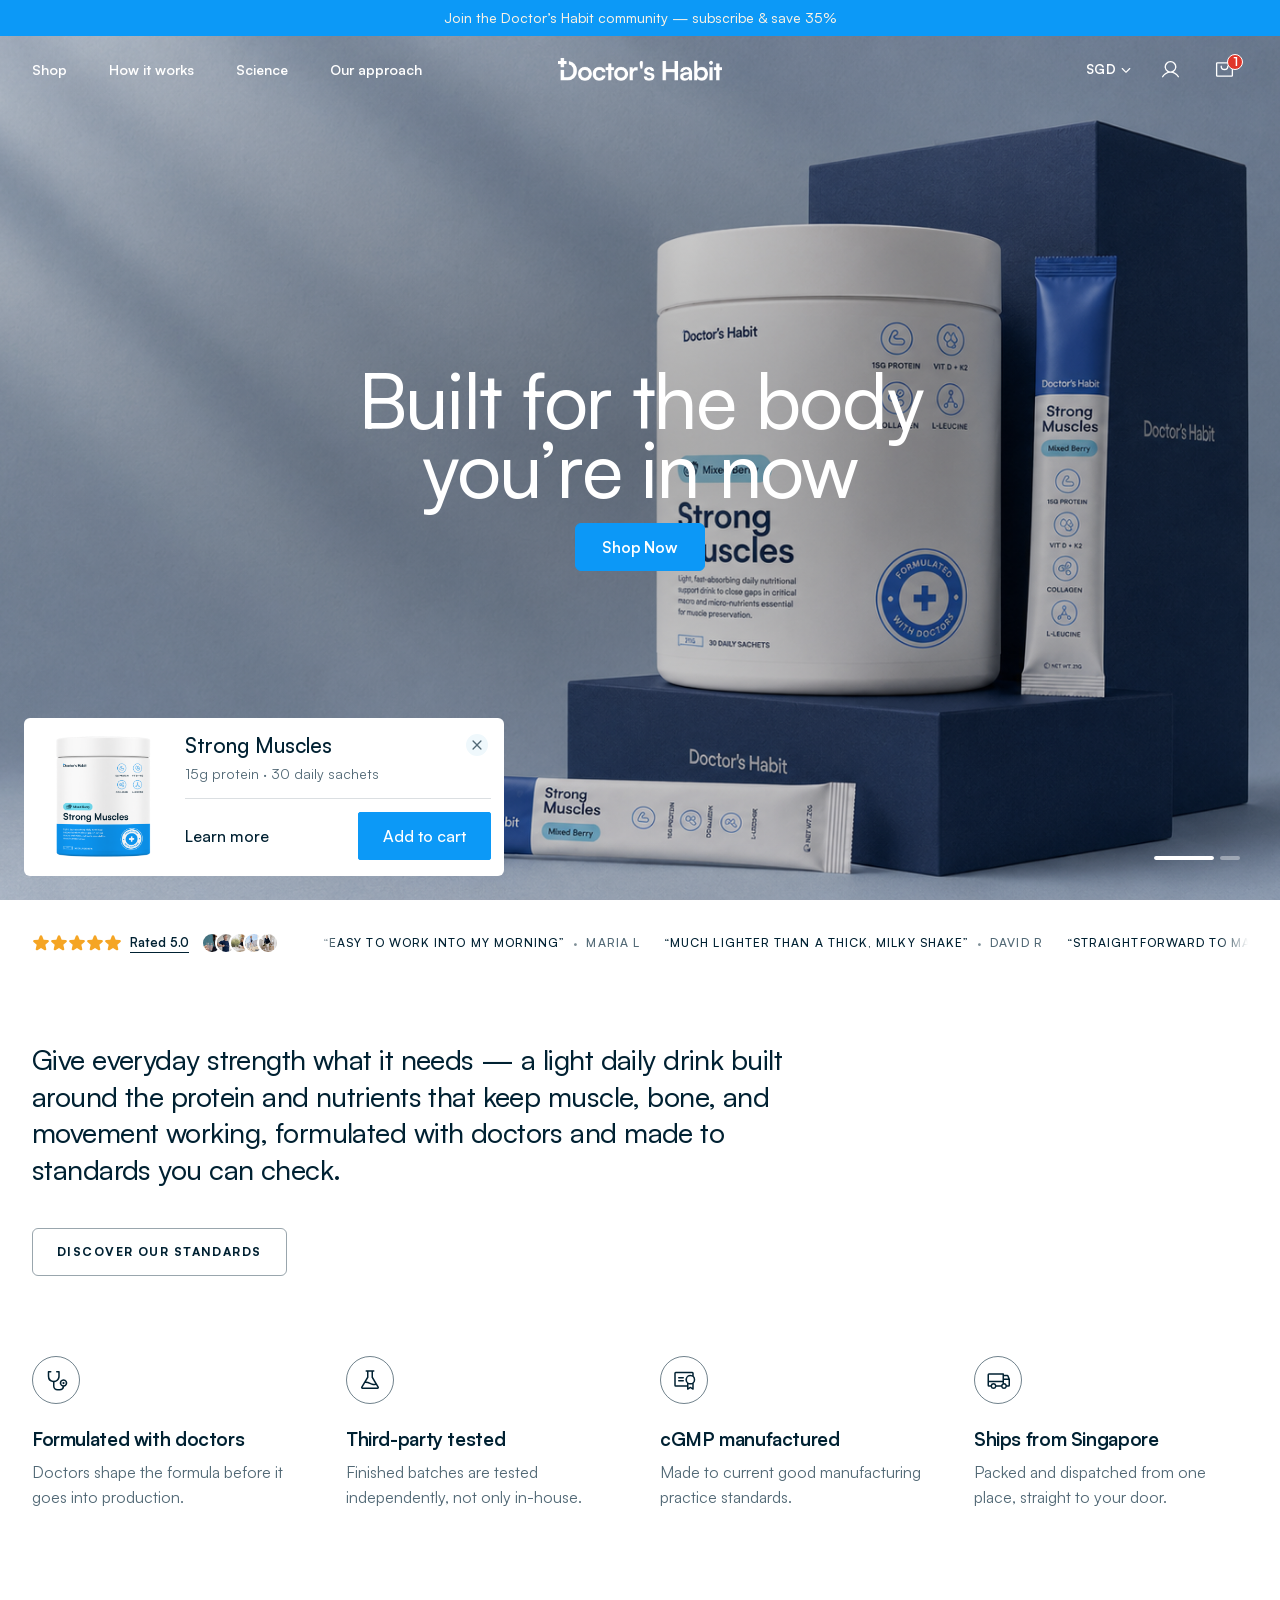
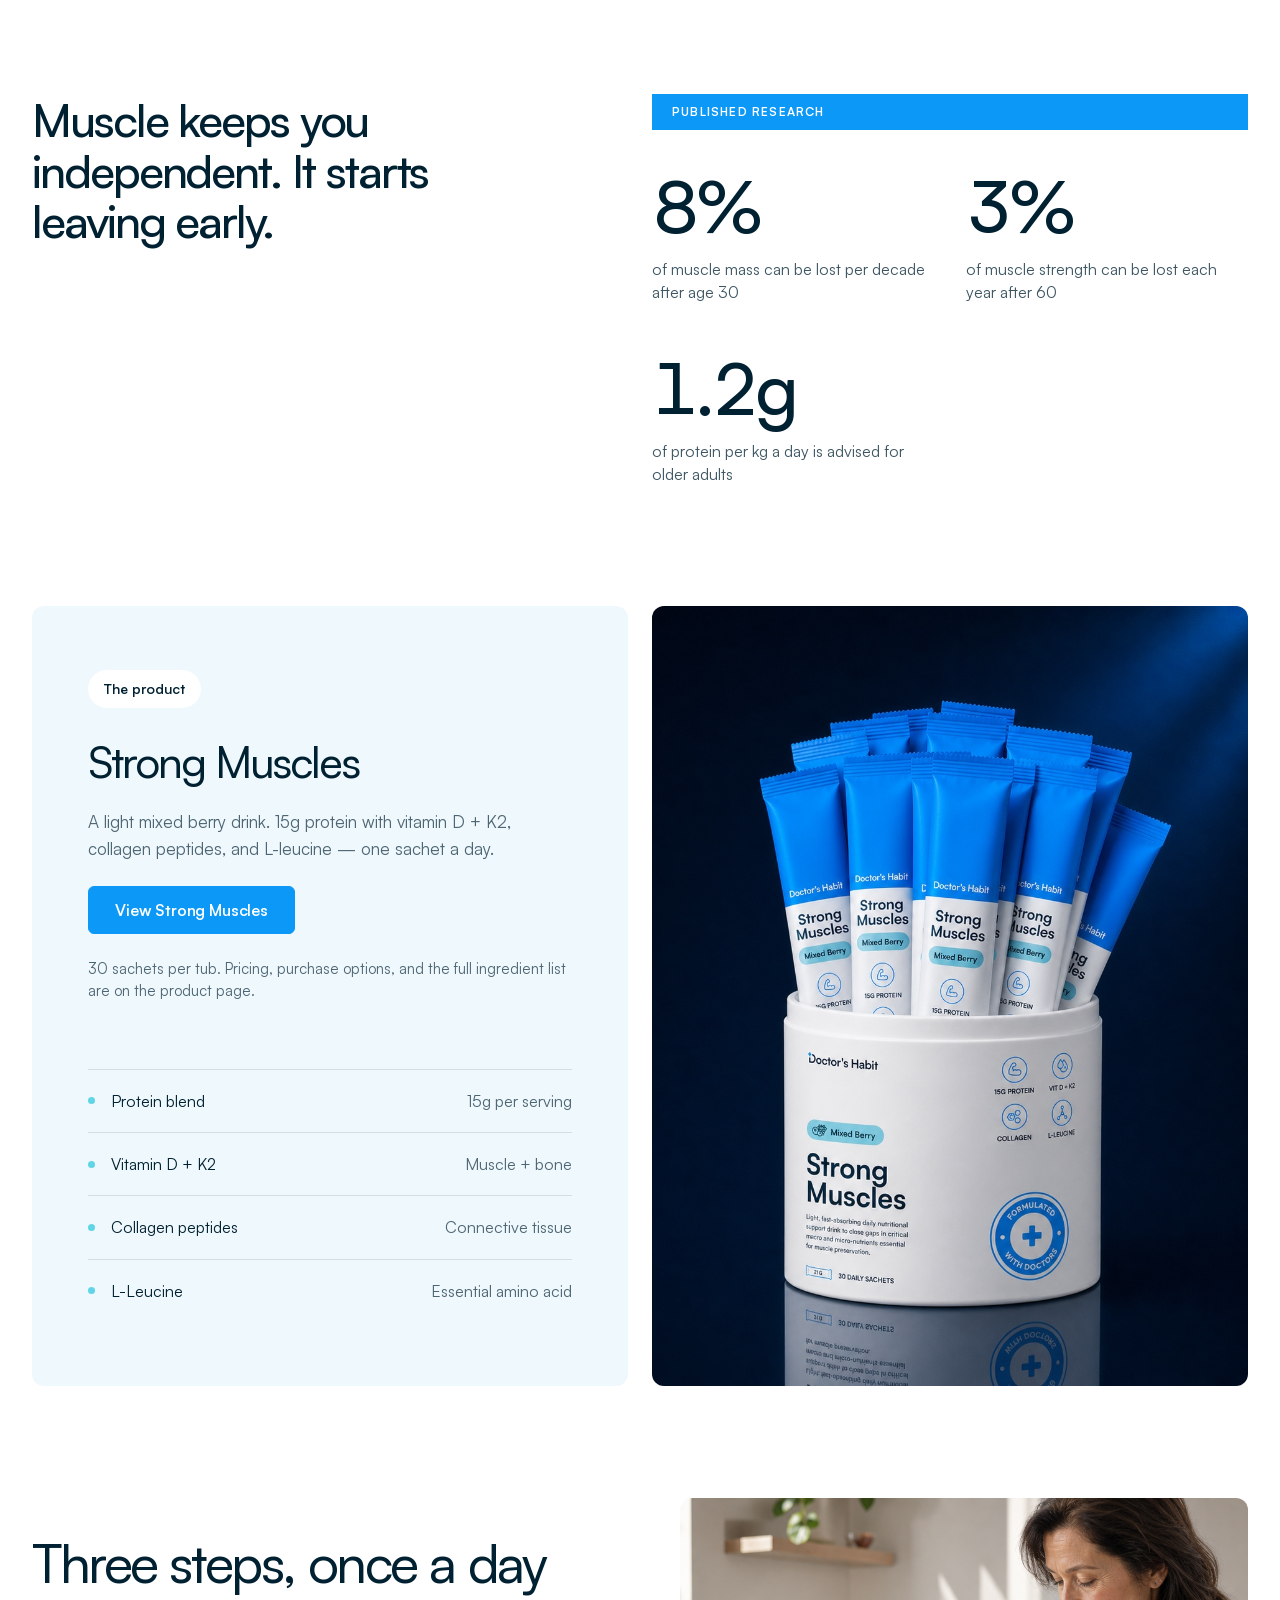
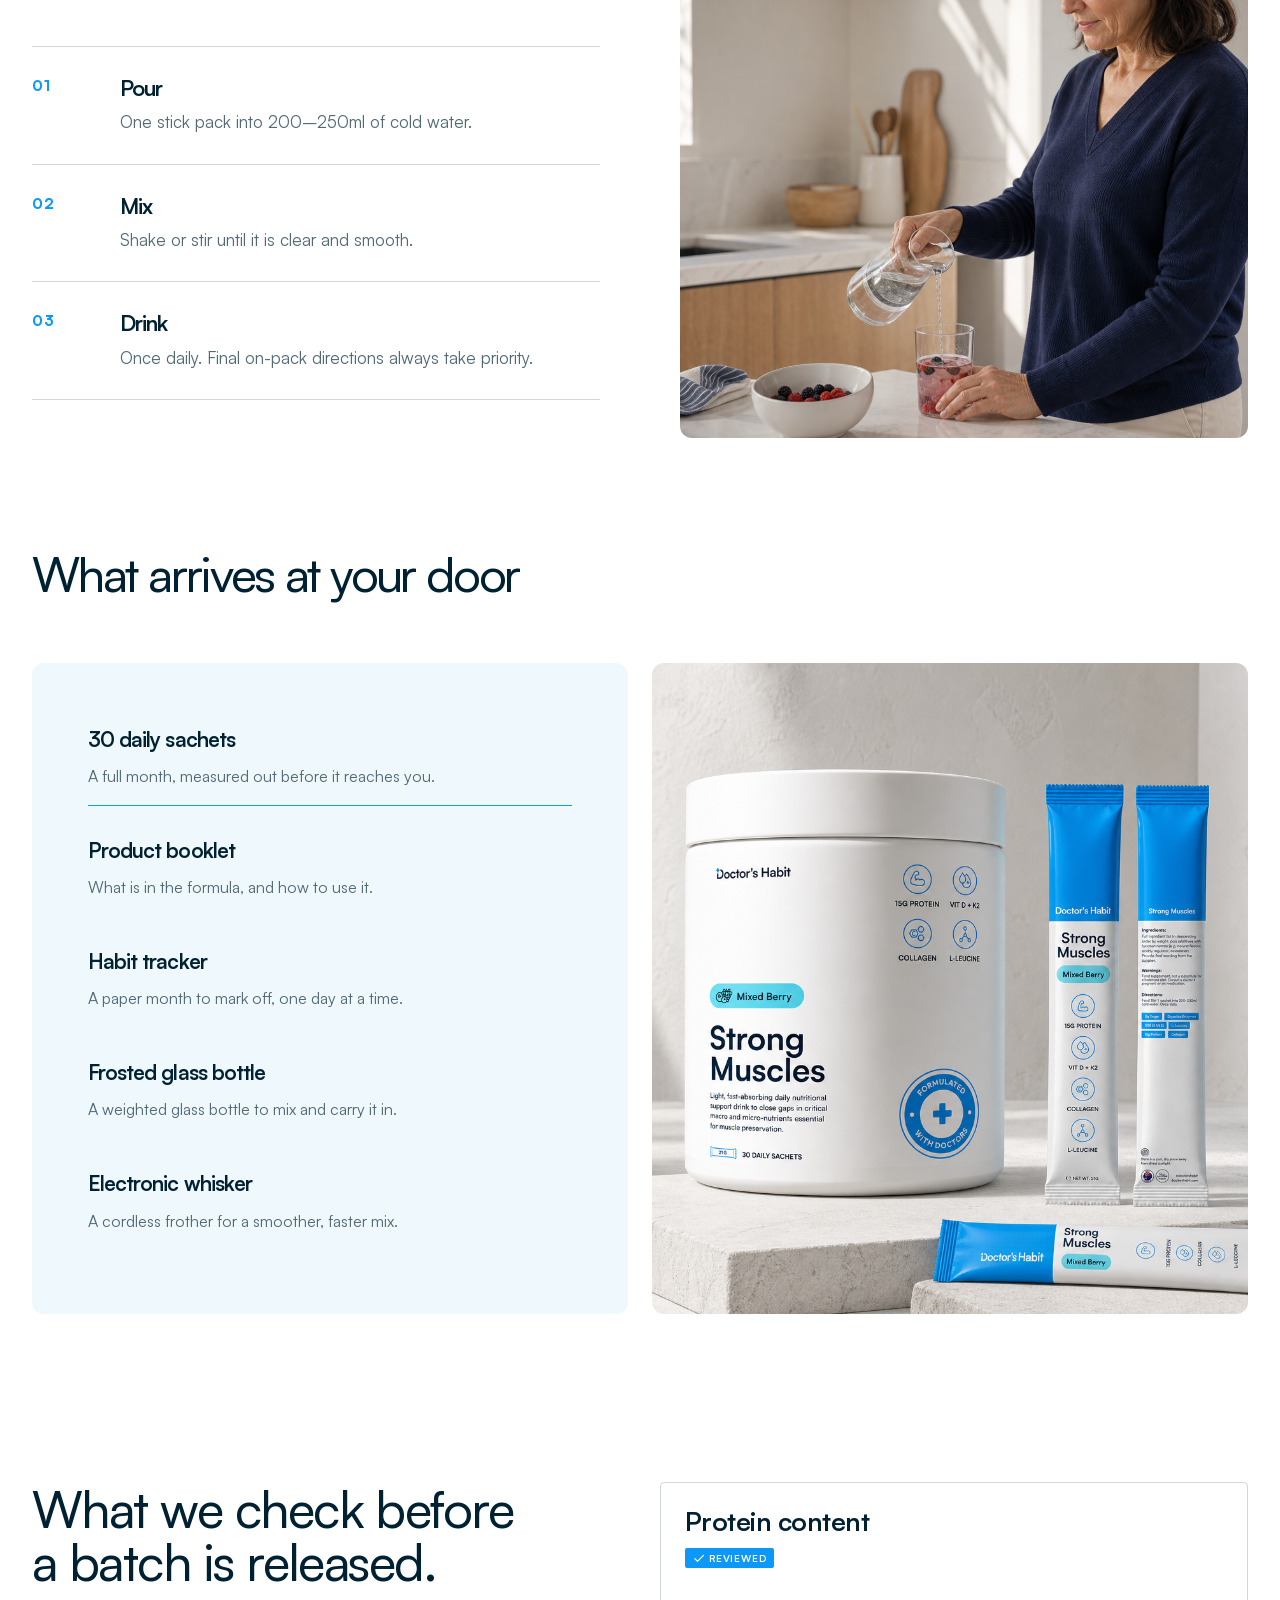
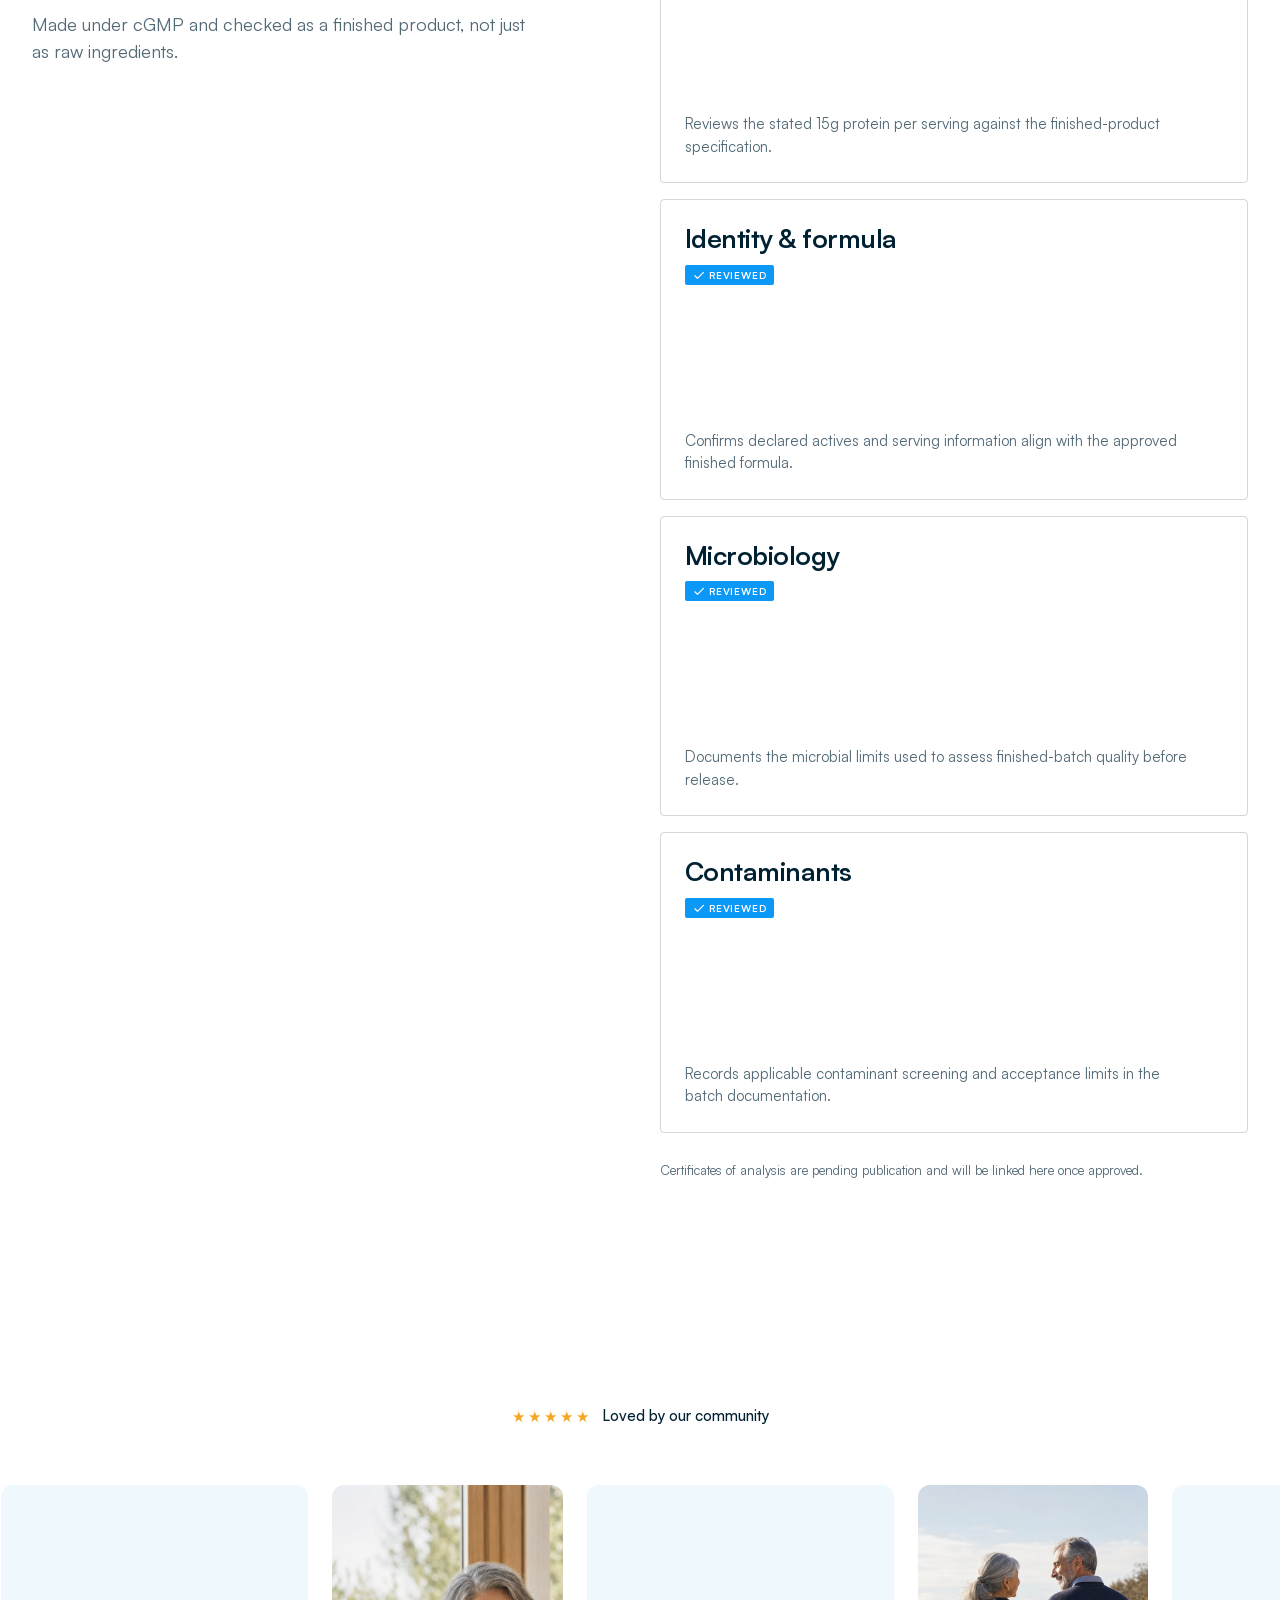
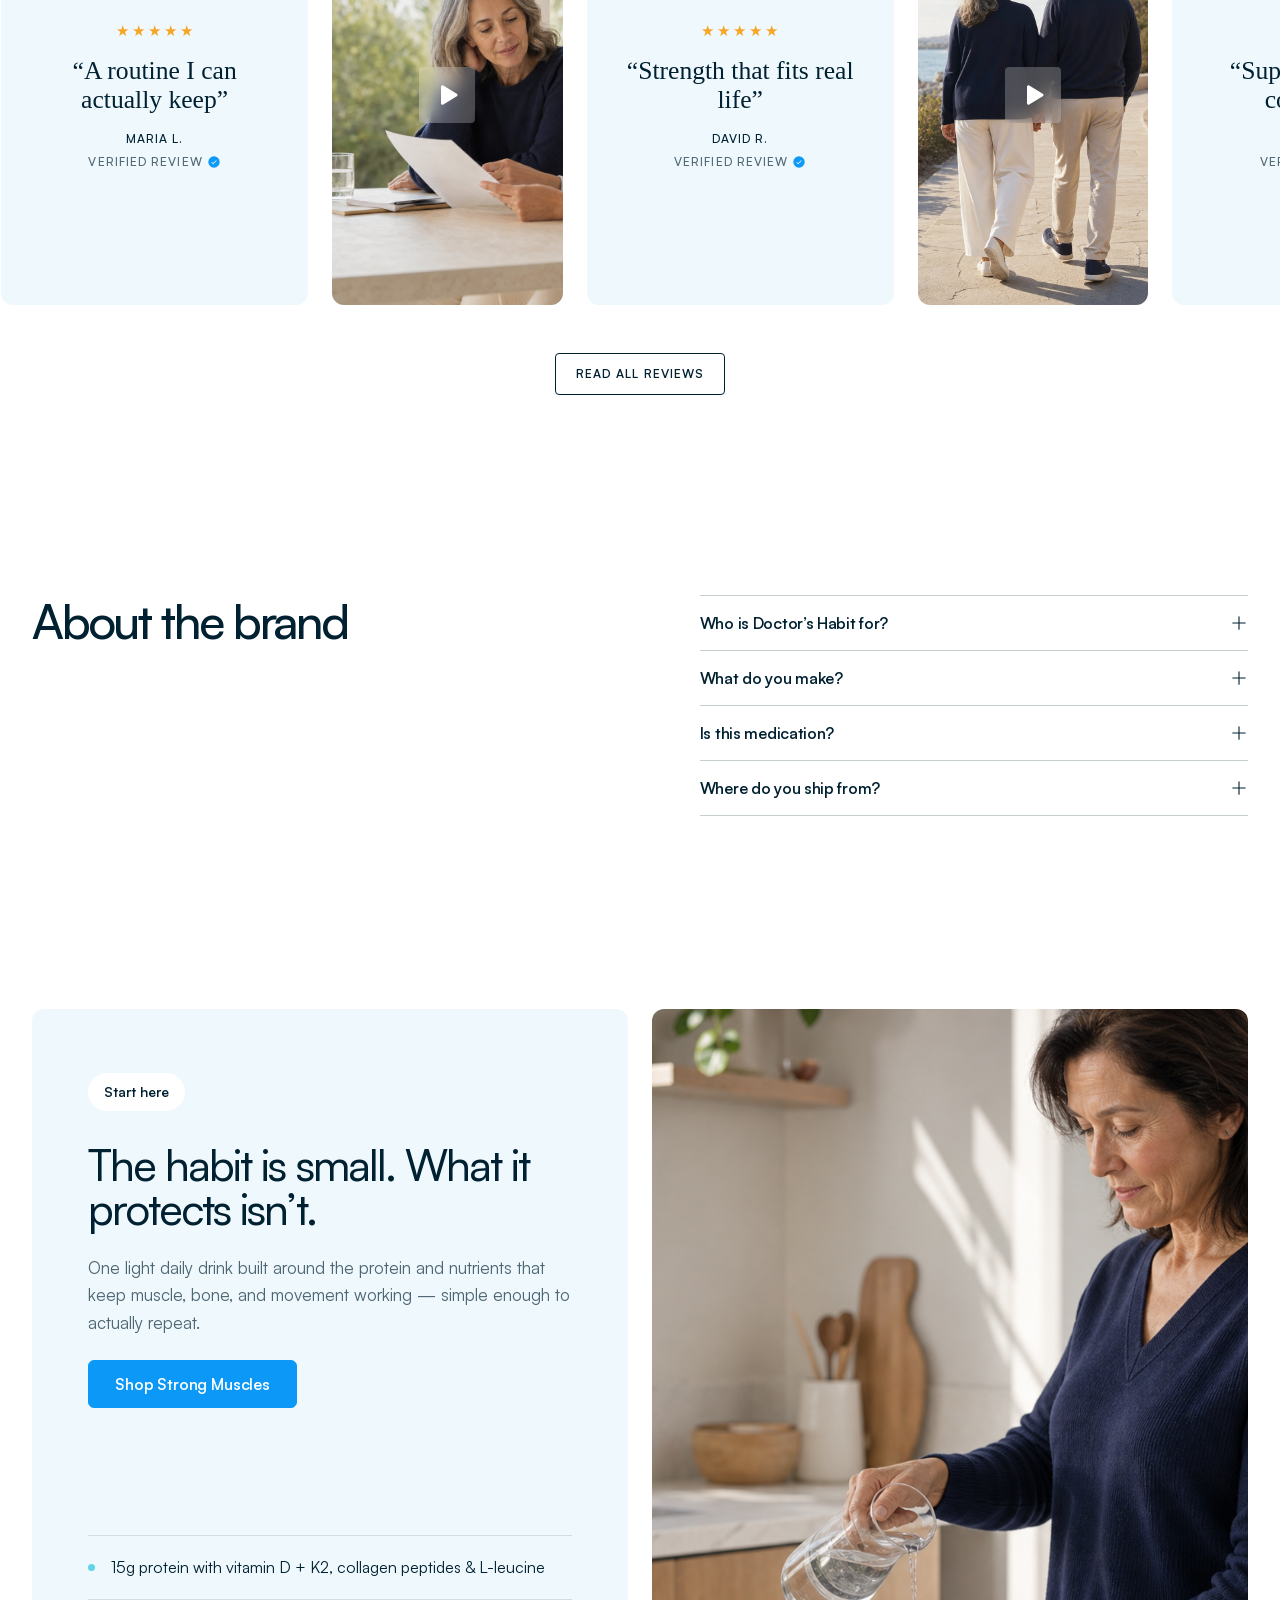
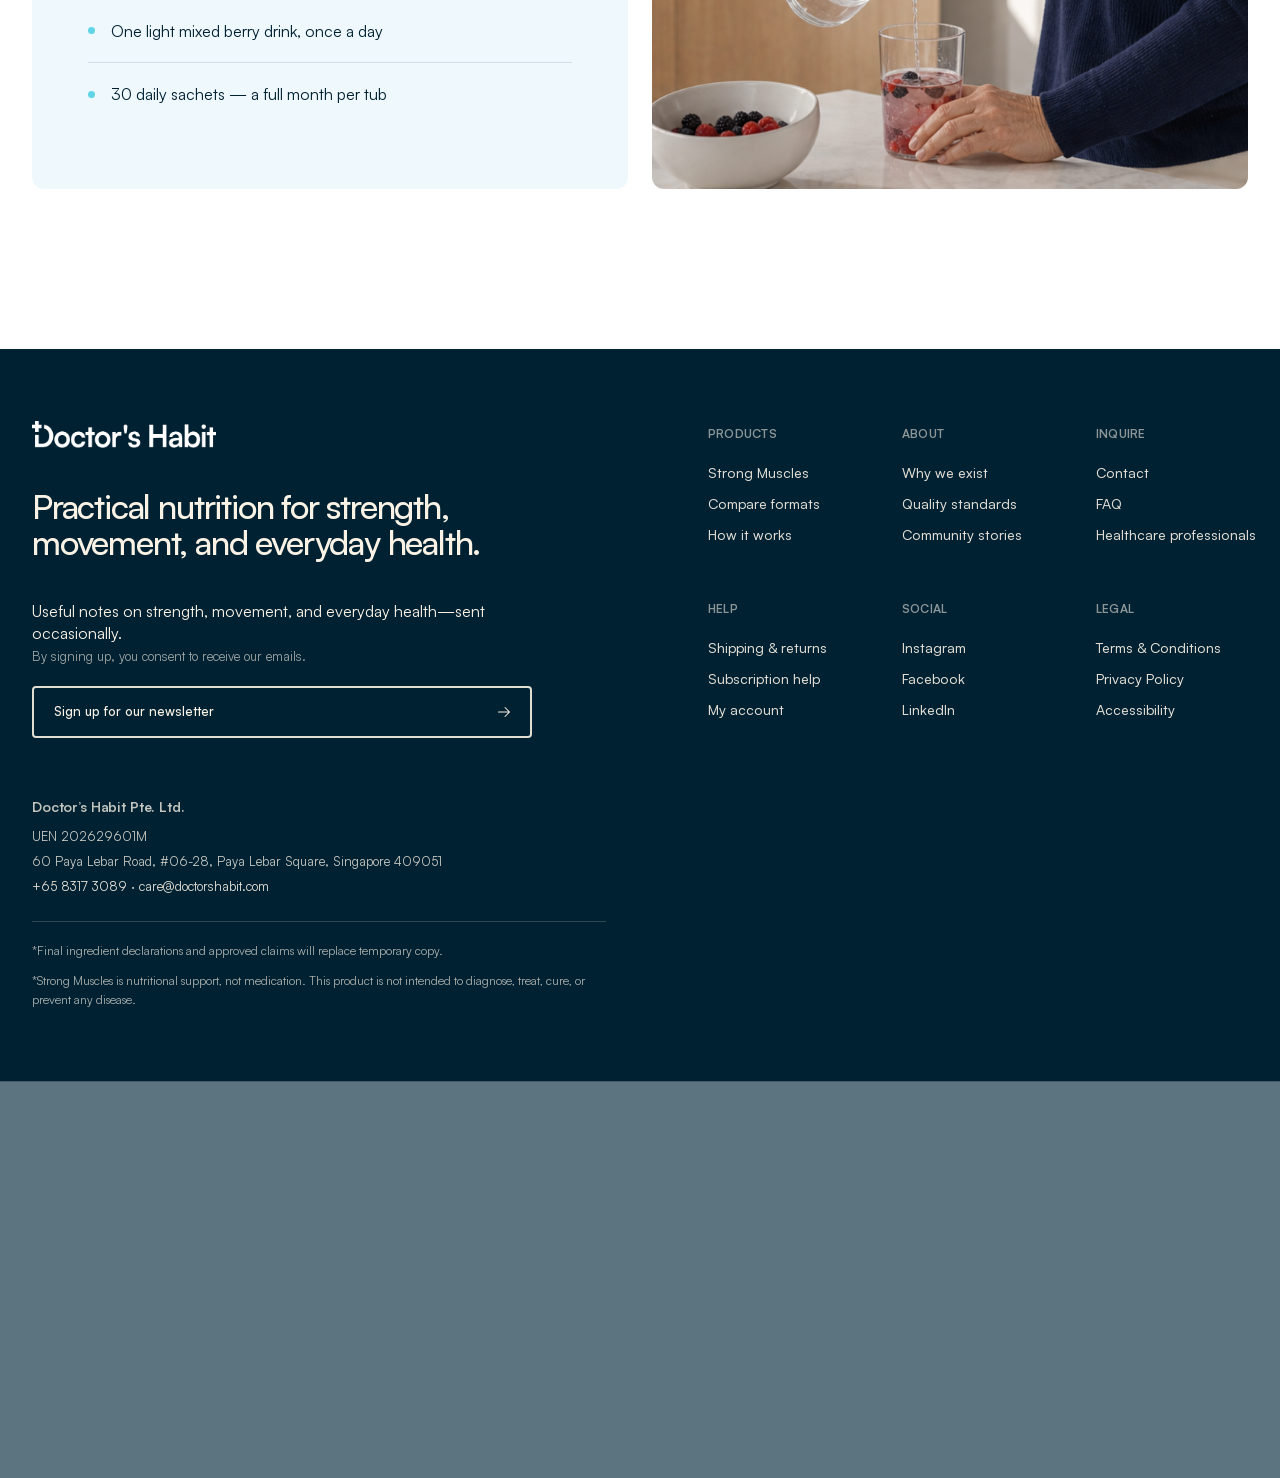
<file: home.html>
<!doctype html>
<html lang="en">
  <head>
    <meta name="robots" content="noindex, nofollow, noarchive" />
    <meta charset="UTF-8" />
    <meta name="viewport" content="width=device-width, initial-scale=1.0" />
    <meta
      name="description"
      content="Doctor's Habit makes practical, doctor-formulated nutrition for the strength, movement, and independence of everyday life."
    />
    <meta name="theme-color" content="#002132" />
    <title>Doctor's Habit — Practical nutrition for everyday strength</title>
    <script type="module" crossorigin src="./assets/home-CmW5Znlp.js"></script>
    <link rel="modulepreload" crossorigin href="./assets/styles-a3712f06.js">
    <link rel="stylesheet" crossorigin href="./assets/styles-BmK5EphQ.css">
    <link rel="stylesheet" crossorigin href="./assets/home-Bu75yDFD.css">
  </head>
  <body>
    <div id="root"></div>
  </body>
</html>
</file>
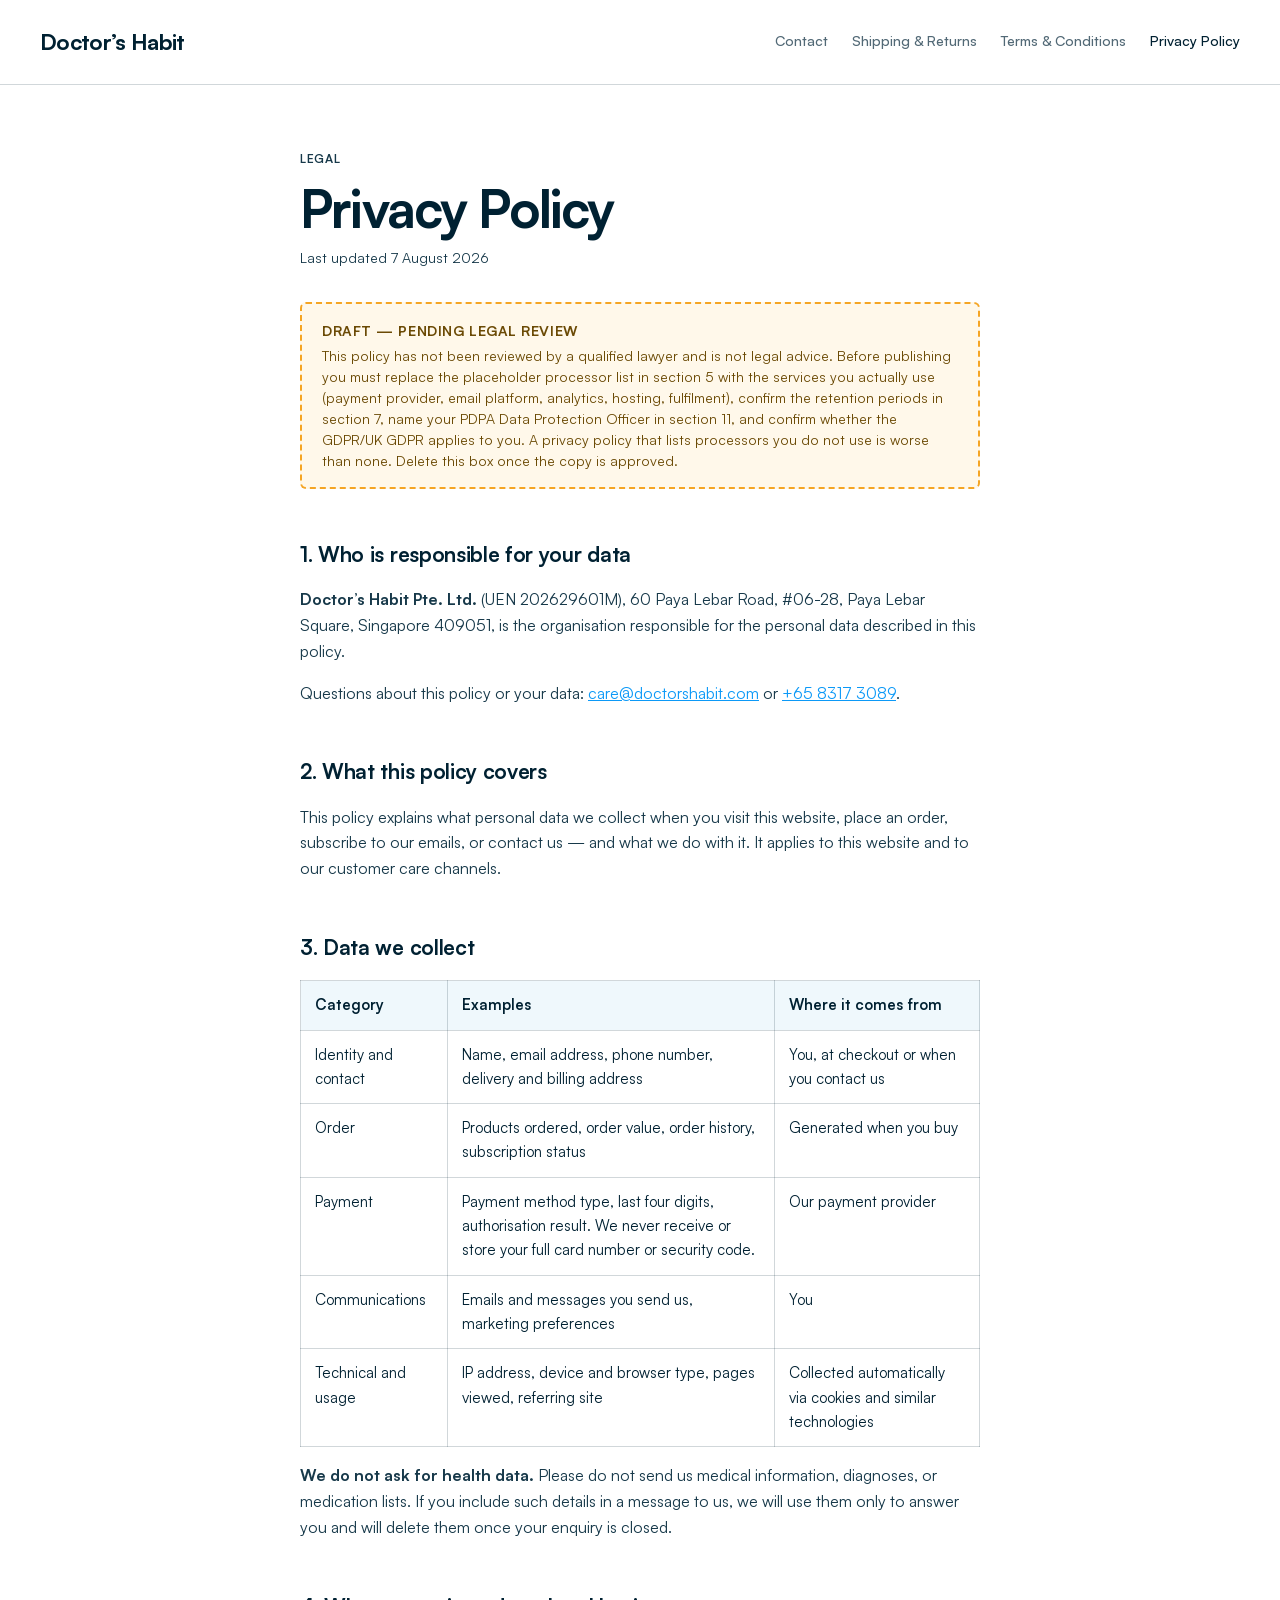
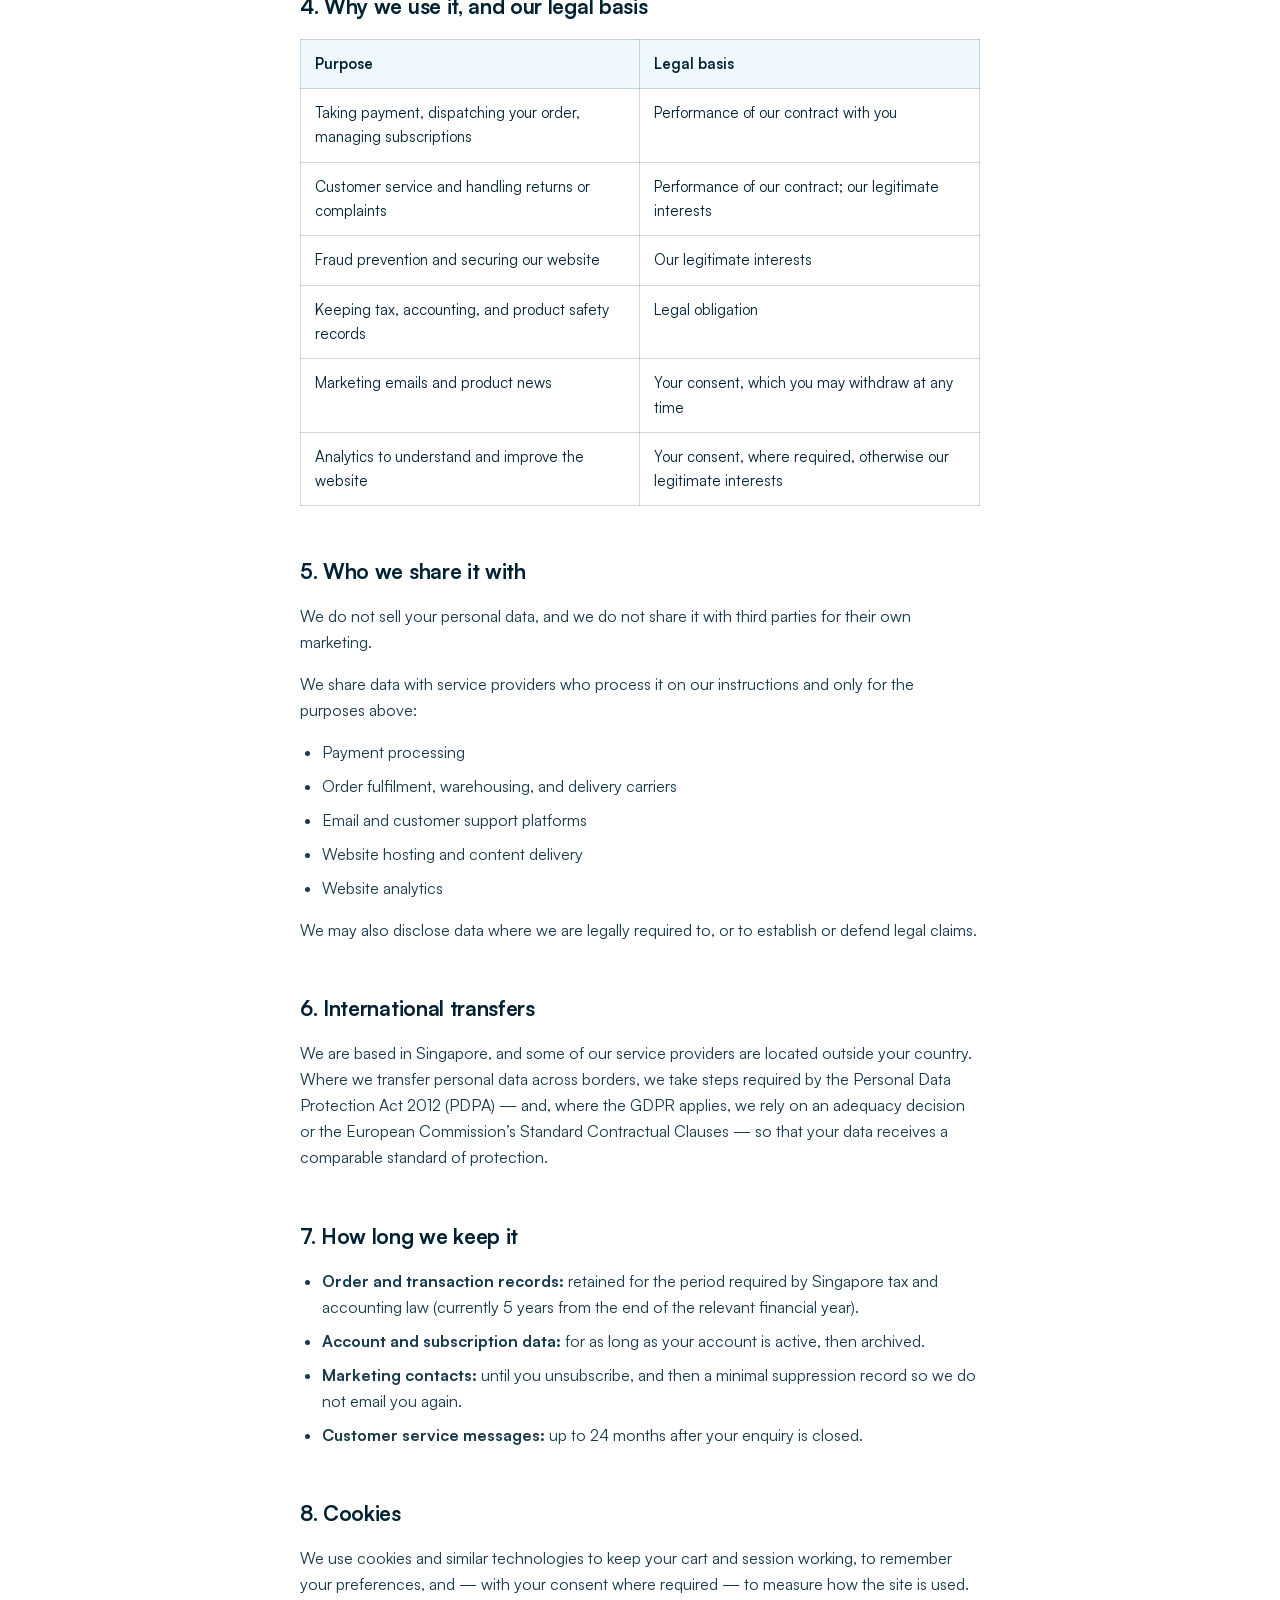
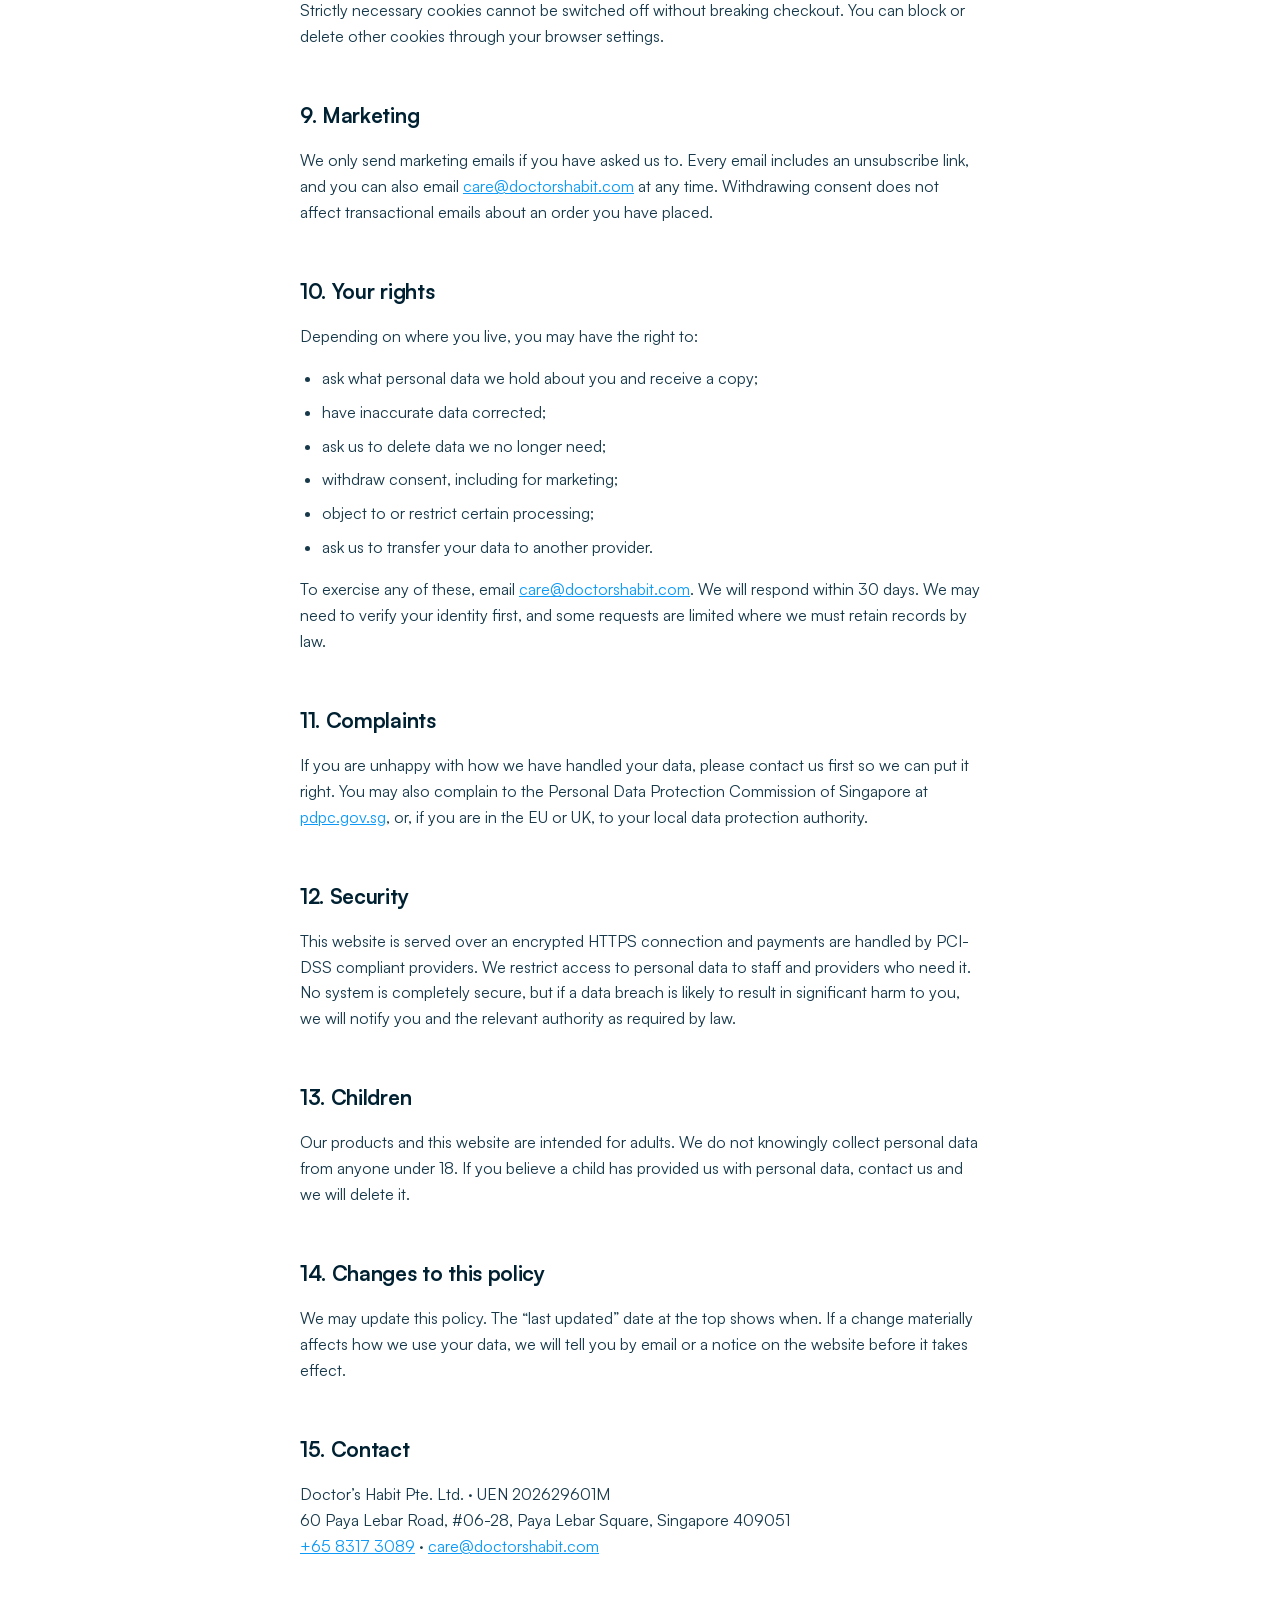
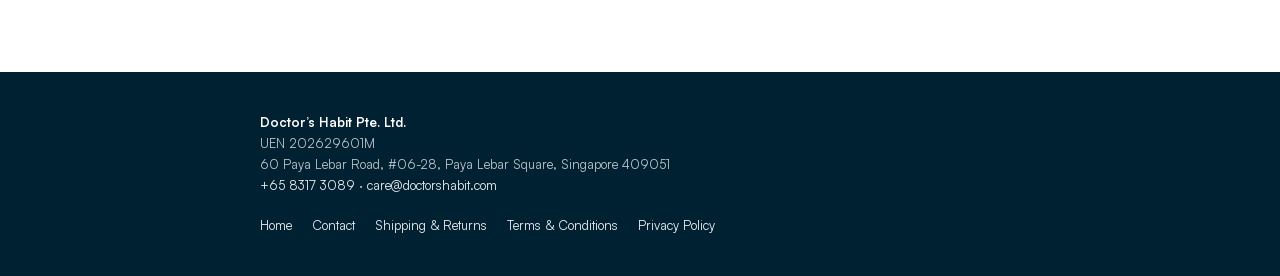
<file: privacy.html>
<!doctype html>
<html lang="en">
<head>
    <meta name="robots" content="noindex, nofollow, noarchive" />
<meta charset="utf-8">
<meta name="viewport" content="width=device-width, initial-scale=1">
<title>Privacy Policy | Doctor’s Habit</title>
<meta name="description" content="How Doctor’s Habit Pte. Ltd. collects, uses, shares, and protects your personal data, and how to exercise your rights under Singapore’s PDPA and the GDPR.">
<link rel="stylesheet" href="/legal.css">
</head>
<body>

<header class="legal-header">
  <a class="legal-header__mark" href="/">Doctor’s Habit</a>
  <nav aria-label="Legal pages">
    <a href="/contact.html">Contact</a>
    <a href="/shipping-returns.html">Shipping &amp; Returns</a>
    <a href="/terms.html">Terms &amp; Conditions</a>
    <a href="/privacy.html" aria-current="page">Privacy Policy</a>
  </nav>
</header>

<main class="legal">
  <p class="legal__eyebrow">Legal</p>
  <h1>Privacy Policy</h1>
  <p class="legal__updated">Last updated 7 August 2026</p>

  <!-- REMOVE BEFORE PUBLISHING -->
  <div class="legal__draft">
    <strong>Draft — pending legal review</strong>
    This policy has not been reviewed by a qualified lawyer and is not legal
    advice. Before publishing you must replace the placeholder processor list in
    section 5 with the services you actually use (payment provider, email
    platform, analytics, hosting, fulfilment), confirm the retention periods in
    section 7, name your PDPA Data Protection Officer in section 11, and confirm
    whether the GDPR/UK GDPR applies to you. A privacy policy that lists
    processors you do not use is worse than none. Delete this box once the copy
    is approved.
  </div>
  <!-- /REMOVE BEFORE PUBLISHING -->

  <h2>1. Who is responsible for your data</h2>
  <p>
    <strong>Doctor’s Habit Pte. Ltd.</strong> (UEN 202629601M), 60 Paya Lebar
    Road, #06-28, Paya Lebar Square, Singapore 409051, is the organisation
    responsible for the personal data described in this policy.
  </p>
  <p>
    Questions about this policy or your data:
    <a href="mailto:care@doctorshabit.com">care@doctorshabit.com</a> or
    <a href="tel:+6583173089">+65 8317 3089</a>.
  </p>

  <h2>2. What this policy covers</h2>
  <p>
    This policy explains what personal data we collect when you visit this
    website, place an order, subscribe to our emails, or contact us — and what
    we do with it. It applies to this website and to our customer care channels.
  </p>

  <h2>3. Data we collect</h2>
  <table>
    <thead>
      <tr>
        <th>Category</th>
        <th>Examples</th>
        <th>Where it comes from</th>
      </tr>
    </thead>
    <tbody>
      <tr>
        <td>Identity and contact</td>
        <td>Name, email address, phone number, delivery and billing address</td>
        <td>You, at checkout or when you contact us</td>
      </tr>
      <tr>
        <td>Order</td>
        <td>Products ordered, order value, order history, subscription status</td>
        <td>Generated when you buy</td>
      </tr>
      <tr>
        <td>Payment</td>
        <td>
          Payment method type, last four digits, authorisation result. We never
          receive or store your full card number or security code.
        </td>
        <td>Our payment provider</td>
      </tr>
      <tr>
        <td>Communications</td>
        <td>Emails and messages you send us, marketing preferences</td>
        <td>You</td>
      </tr>
      <tr>
        <td>Technical and usage</td>
        <td>IP address, device and browser type, pages viewed, referring site</td>
        <td>Collected automatically via cookies and similar technologies</td>
      </tr>
    </tbody>
  </table>

  <p>
    <strong>We do not ask for health data.</strong> Please do not send us medical
    information, diagnoses, or medication lists. If you include such details in a
    message to us, we will use them only to answer you and will delete them once
    your enquiry is closed.
  </p>

  <h2>4. Why we use it, and our legal basis</h2>
  <table>
    <thead>
      <tr>
        <th>Purpose</th>
        <th>Legal basis</th>
      </tr>
    </thead>
    <tbody>
      <tr>
        <td>Taking payment, dispatching your order, managing subscriptions</td>
        <td>Performance of our contract with you</td>
      </tr>
      <tr>
        <td>Customer service and handling returns or complaints</td>
        <td>Performance of our contract; our legitimate interests</td>
      </tr>
      <tr>
        <td>Fraud prevention and securing our website</td>
        <td>Our legitimate interests</td>
      </tr>
      <tr>
        <td>Keeping tax, accounting, and product safety records</td>
        <td>Legal obligation</td>
      </tr>
      <tr>
        <td>Marketing emails and product news</td>
        <td>Your consent, which you may withdraw at any time</td>
      </tr>
      <tr>
        <td>Analytics to understand and improve the website</td>
        <td>Your consent, where required, otherwise our legitimate interests</td>
      </tr>
    </tbody>
  </table>

  <h2>5. Who we share it with</h2>
  <p>
    We do not sell your personal data, and we do not share it with third parties
    for their own marketing.
  </p>
  <p>
    We share data with service providers who process it on our instructions and
    only for the purposes above:
  </p>
  <ul>
    <li>Payment processing</li>
    <li>Order fulfilment, warehousing, and delivery carriers</li>
    <li>Email and customer support platforms</li>
    <li>Website hosting and content delivery</li>
    <li>Website analytics</li>
  </ul>
  <p>
    We may also disclose data where we are legally required to, or to establish
    or defend legal claims.
  </p>

  <h2>6. International transfers</h2>
  <p>
    We are based in Singapore, and some of our service providers are located
    outside your country. Where we transfer personal data across borders, we
    take steps required by the Personal Data Protection Act 2012 (PDPA) — and,
    where the GDPR applies, we rely on an adequacy decision or the European
    Commission’s Standard Contractual Clauses — so that your data receives a
    comparable standard of protection.
  </p>

  <h2>7. How long we keep it</h2>
  <ul>
    <li>
      <strong>Order and transaction records:</strong> retained for the period
      required by Singapore tax and accounting law (currently 5 years from the
      end of the relevant financial year).
    </li>
    <li>
      <strong>Account and subscription data:</strong> for as long as your account
      is active, then archived.
    </li>
    <li>
      <strong>Marketing contacts:</strong> until you unsubscribe, and then a
      minimal suppression record so we do not email you again.
    </li>
    <li>
      <strong>Customer service messages:</strong> up to 24 months after your
      enquiry is closed.
    </li>
  </ul>

  <h2>8. Cookies</h2>
  <p>
    We use cookies and similar technologies to keep your cart and session
    working, to remember your preferences, and — with your consent where
    required — to measure how the site is used. Strictly necessary cookies
    cannot be switched off without breaking checkout. You can block or delete
    other cookies through your browser settings.
  </p>

  <h2>9. Marketing</h2>
  <p>
    We only send marketing emails if you have asked us to. Every email includes
    an unsubscribe link, and you can also email
    <a href="mailto:care@doctorshabit.com">care@doctorshabit.com</a> at any time.
    Withdrawing consent does not affect transactional emails about an order you
    have placed.
  </p>

  <h2>10. Your rights</h2>
  <p>Depending on where you live, you may have the right to:</p>
  <ul>
    <li>ask what personal data we hold about you and receive a copy;</li>
    <li>have inaccurate data corrected;</li>
    <li>ask us to delete data we no longer need;</li>
    <li>withdraw consent, including for marketing;</li>
    <li>object to or restrict certain processing;</li>
    <li>ask us to transfer your data to another provider.</li>
  </ul>
  <p>
    To exercise any of these, email
    <a href="mailto:care@doctorshabit.com">care@doctorshabit.com</a>. We will
    respond within 30 days. We may need to verify your identity first, and some
    requests are limited where we must retain records by law.
  </p>

  <h2>11. Complaints</h2>
  <p>
    If you are unhappy with how we have handled your data, please contact us
    first so we can put it right. You may also complain to the Personal Data
    Protection Commission of Singapore at
    <a href="https://www.pdpc.gov.sg" rel="noopener">pdpc.gov.sg</a>, or, if you
    are in the EU or UK, to your local data protection authority.
  </p>

  <h2>12. Security</h2>
  <p>
    This website is served over an encrypted HTTPS connection and payments are
    handled by PCI-DSS compliant providers. We restrict access to personal data
    to staff and providers who need it. No system is completely secure, but if a
    data breach is likely to result in significant harm to you, we will notify
    you and the relevant authority as required by law.
  </p>

  <h2>13. Children</h2>
  <p>
    Our products and this website are intended for adults. We do not knowingly
    collect personal data from anyone under 18. If you believe a child has
    provided us with personal data, contact us and we will delete it.
  </p>

  <h2>14. Changes to this policy</h2>
  <p>
    We may update this policy. The “last updated” date at the top shows when. If
    a change materially affects how we use your data, we will tell you by email
    or a notice on the website before it takes effect.
  </p>

  <h2>15. Contact</h2>
  <p>
    Doctor’s Habit Pte. Ltd. · UEN 202629601M<br>
    60 Paya Lebar Road, #06-28, Paya Lebar Square, Singapore 409051<br>
    <a href="tel:+6583173089">+65 8317 3089</a> ·
    <a href="mailto:care@doctorshabit.com">care@doctorshabit.com</a>
  </p>
</main>

<footer class="legal-footer">
  <div class="legal-footer__inner">
    <address>
      <span class="legal-footer__name">Doctor’s Habit Pte. Ltd.</span>
      <span>UEN 202629601M</span>
      <span>60 Paya Lebar Road, #06-28, Paya Lebar Square, Singapore 409051</span>
      <span>
        <a href="tel:+6583173089">+65 8317 3089</a> ·
        <a href="mailto:care@doctorshabit.com">care@doctorshabit.com</a>
      </span>
    </address>
    <nav aria-label="Legal pages">
      <a href="/">Home</a>
      <a href="/contact.html">Contact</a>
      <a href="/shipping-returns.html">Shipping &amp; Returns</a>
      <a href="/terms.html">Terms &amp; Conditions</a>
      <a href="/privacy.html">Privacy Policy</a>
    </nav>
  </div>
</footer>

</body>
</html>
</file>
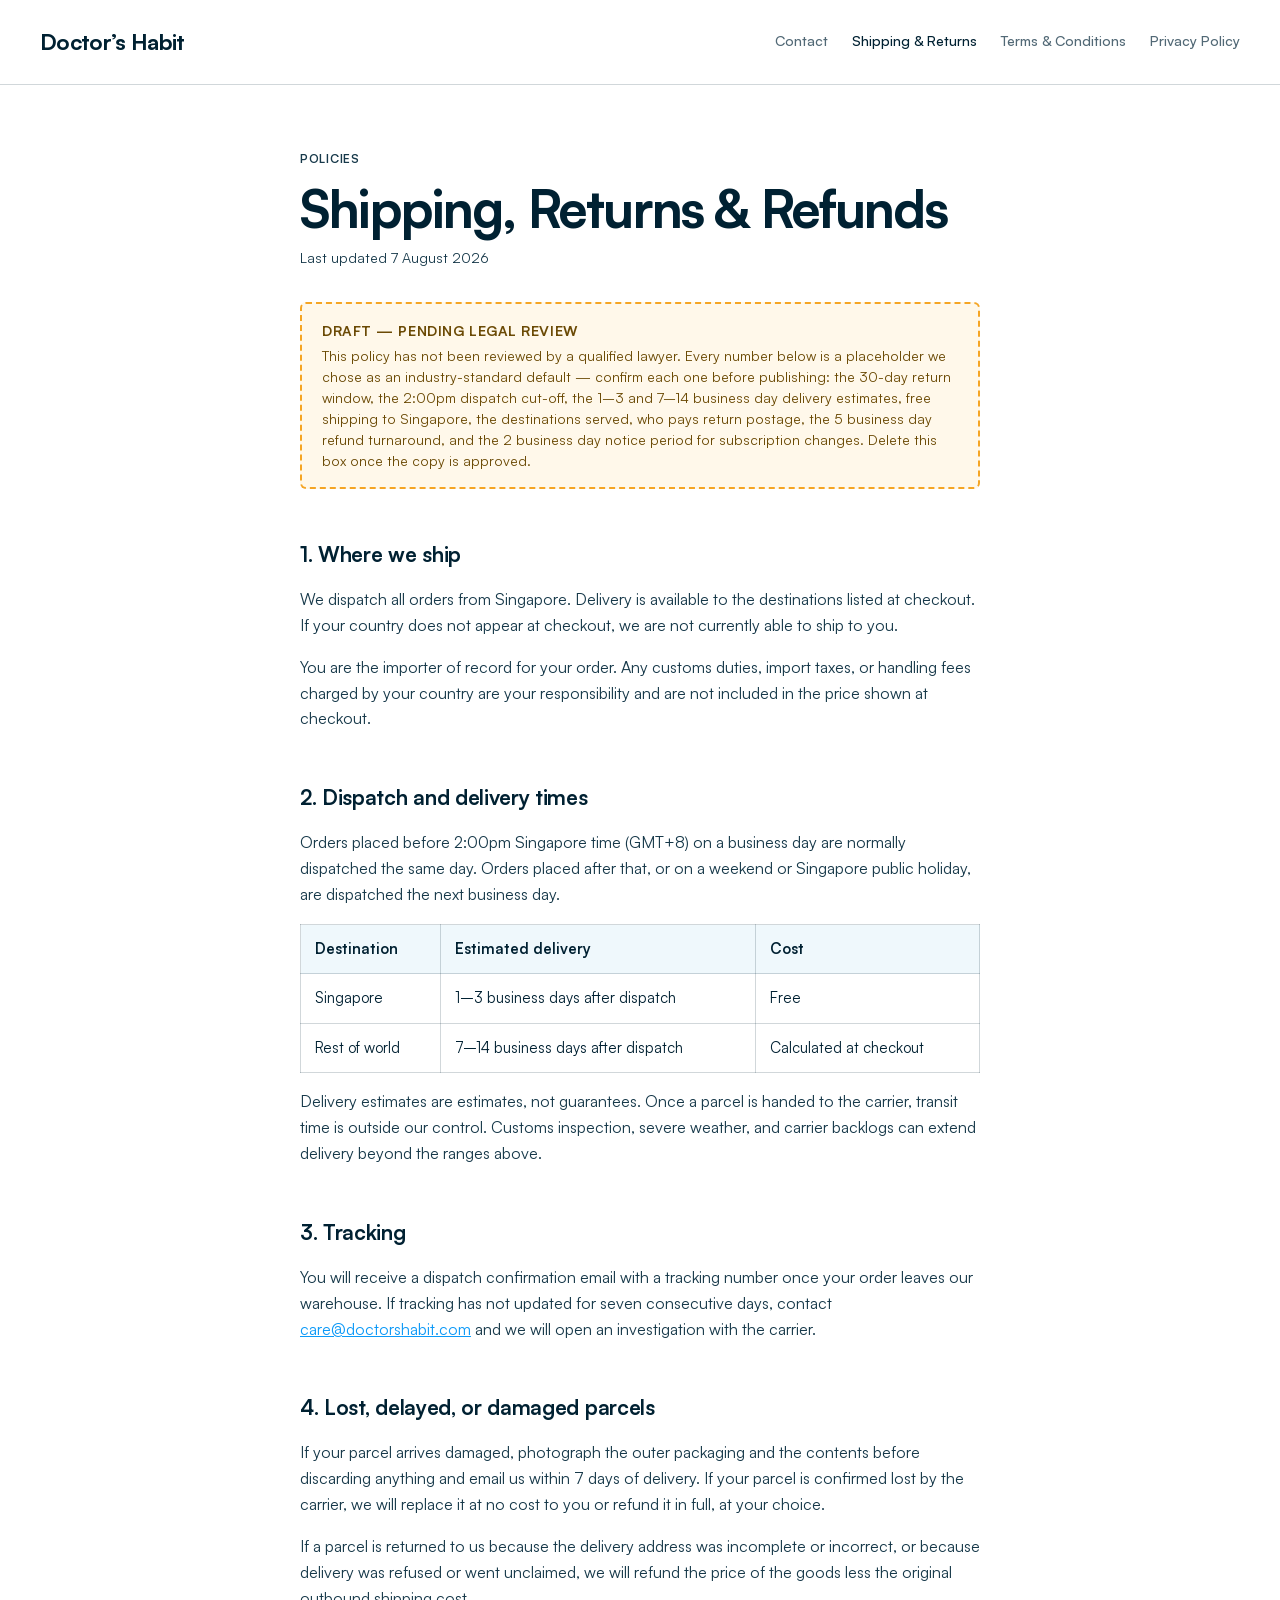
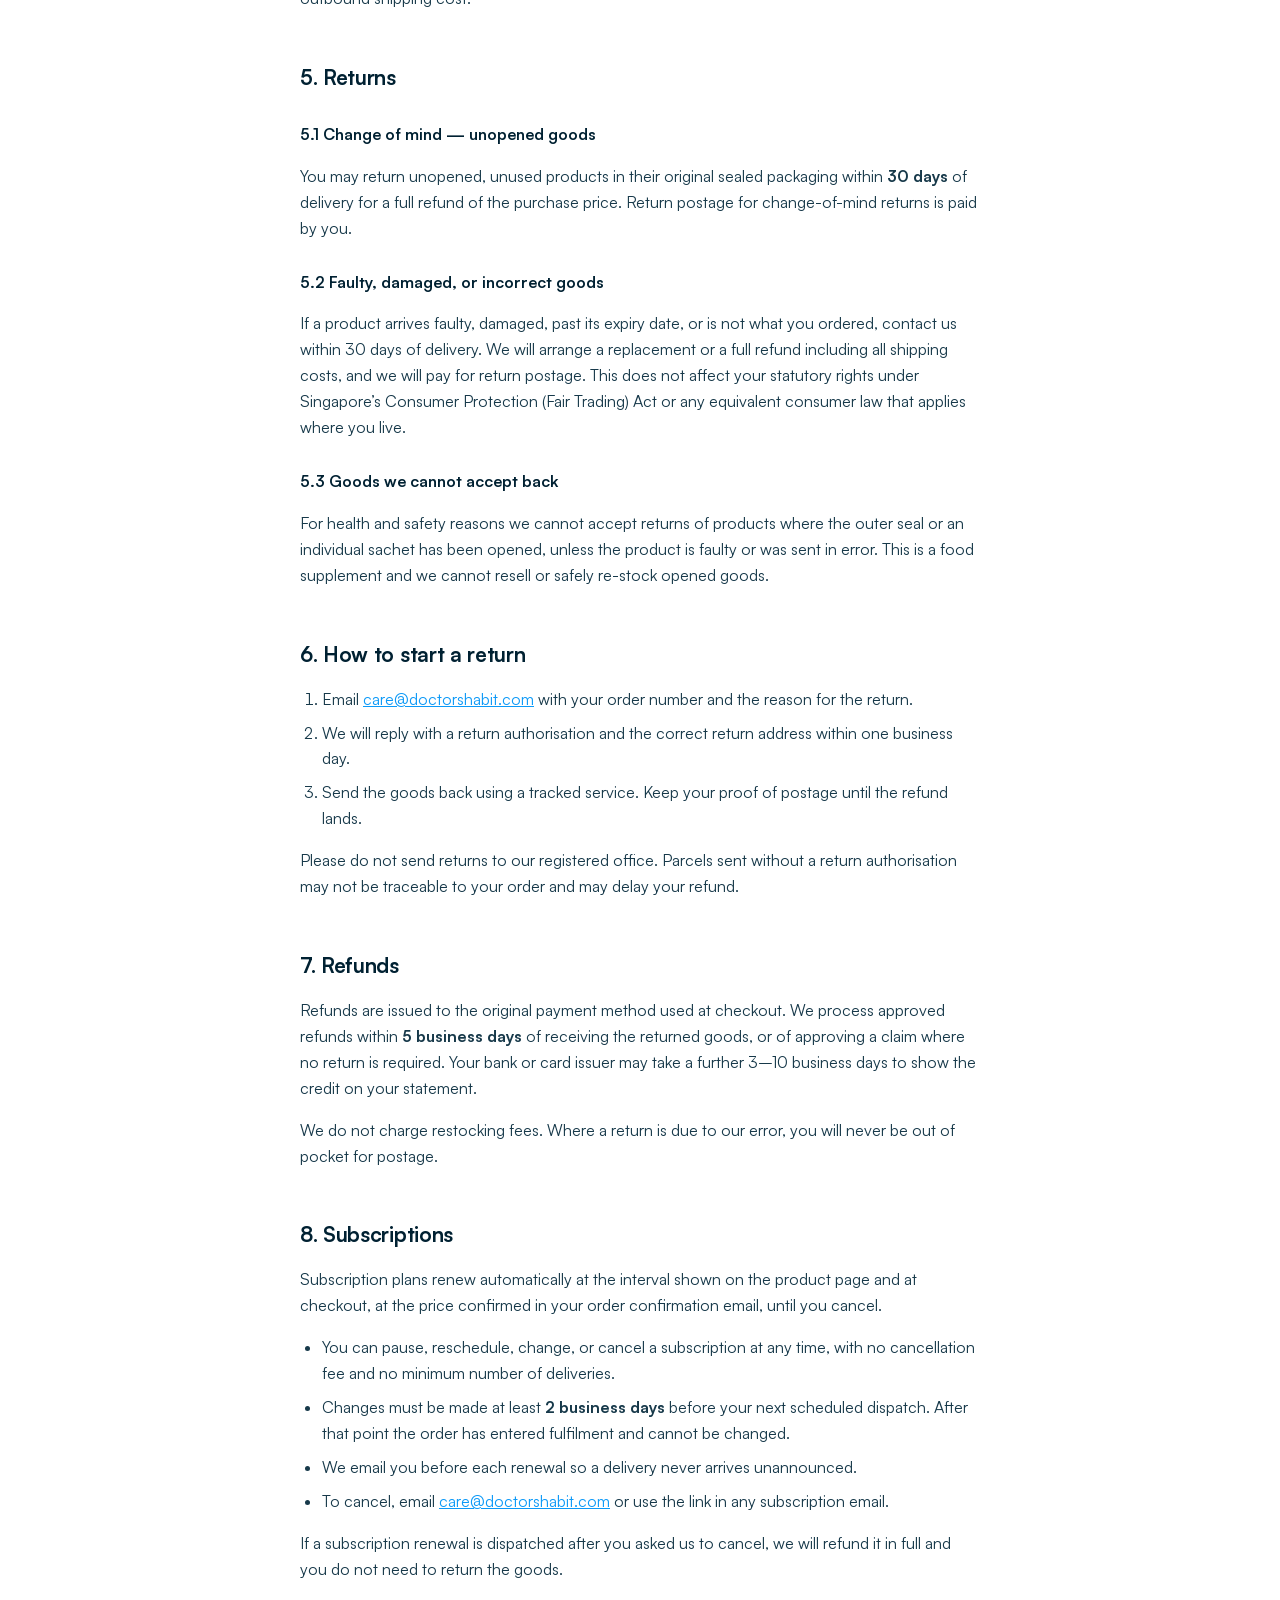
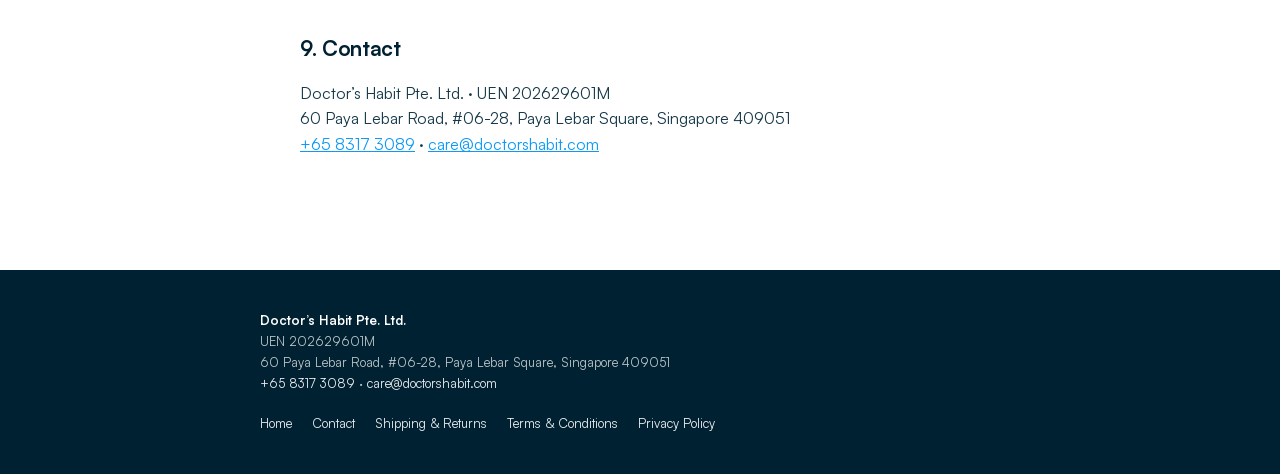
<file: shipping-returns.html>
<!doctype html>
<html lang="en">
<head>
    <meta name="robots" content="noindex, nofollow, noarchive" />
<meta charset="utf-8">
<meta name="viewport" content="width=device-width, initial-scale=1">
<title>Shipping, Returns &amp; Refunds | Doctor’s Habit</title>
<meta name="description" content="Doctor’s Habit shipping times, delivery costs, return window, refund method, and subscription cancellation terms.">
<link rel="stylesheet" href="/legal.css">
</head>
<body>

<header class="legal-header">
  <a class="legal-header__mark" href="/">Doctor’s Habit</a>
  <nav aria-label="Legal pages">
    <a href="/contact.html">Contact</a>
    <a href="/shipping-returns.html" aria-current="page">Shipping &amp; Returns</a>
    <a href="/terms.html">Terms &amp; Conditions</a>
    <a href="/privacy.html">Privacy Policy</a>
  </nav>
</header>

<main class="legal">
  <p class="legal__eyebrow">Policies</p>
  <h1>Shipping, Returns &amp; Refunds</h1>
  <p class="legal__updated">Last updated 7 August 2026</p>

  <!-- REMOVE BEFORE PUBLISHING -->
  <div class="legal__draft">
    <strong>Draft — pending legal review</strong>
    This policy has not been reviewed by a qualified lawyer. Every number below
    is a placeholder we chose as an industry-standard default — confirm each one
    before publishing: the 30-day return window, the 2:00pm dispatch cut-off,
    the 1–3 and 7–14 business day delivery estimates, free shipping to
    Singapore, the destinations served, who pays return postage, the 5 business
    day refund turnaround, and the 2 business day notice period for
    subscription changes. Delete this box once the copy is approved.
  </div>
  <!-- /REMOVE BEFORE PUBLISHING -->

  <h2>1. Where we ship</h2>
  <p>
    We dispatch all orders from Singapore. Delivery is available to the
    destinations listed at checkout. If your country does not appear at
    checkout, we are not currently able to ship to you.
  </p>
  <p>
    You are the importer of record for your order. Any customs duties, import
    taxes, or handling fees charged by your country are your responsibility and
    are not included in the price shown at checkout.
  </p>

  <h2>2. Dispatch and delivery times</h2>
  <p>
    Orders placed before 2:00pm Singapore time (GMT+8) on a business day are
    normally dispatched the same day. Orders placed after that, or on a weekend
    or Singapore public holiday, are dispatched the next business day.
  </p>

  <table>
    <thead>
      <tr>
        <th>Destination</th>
        <th>Estimated delivery</th>
        <th>Cost</th>
      </tr>
    </thead>
    <tbody>
      <tr>
        <td>Singapore</td>
        <td>1–3 business days after dispatch</td>
        <td>Free</td>
      </tr>
      <tr>
        <td>Rest of world</td>
        <td>7–14 business days after dispatch</td>
        <td>Calculated at checkout</td>
      </tr>
    </tbody>
  </table>

  <p>
    Delivery estimates are estimates, not guarantees. Once a parcel is handed to
    the carrier, transit time is outside our control. Customs inspection, severe
    weather, and carrier backlogs can extend delivery beyond the ranges above.
  </p>

  <h2>3. Tracking</h2>
  <p>
    You will receive a dispatch confirmation email with a tracking number once
    your order leaves our warehouse. If tracking has not updated for seven
    consecutive days, contact
    <a href="mailto:care@doctorshabit.com">care@doctorshabit.com</a> and we will
    open an investigation with the carrier.
  </p>

  <h2>4. Lost, delayed, or damaged parcels</h2>
  <p>
    If your parcel arrives damaged, photograph the outer packaging and the
    contents before discarding anything and email us within 7 days of delivery.
    If your parcel is confirmed lost by the carrier, we will replace it at no
    cost to you or refund it in full, at your choice.
  </p>
  <p>
    If a parcel is returned to us because the delivery address was incomplete or
    incorrect, or because delivery was refused or went unclaimed, we will refund
    the price of the goods less the original outbound shipping cost.
  </p>

  <h2>5. Returns</h2>

  <h3>5.1 Change of mind — unopened goods</h3>
  <p>
    You may return unopened, unused products in their original sealed packaging
    within <strong>30 days</strong> of delivery for a full refund of the purchase
    price. Return postage for change-of-mind returns is paid by you.
  </p>

  <h3>5.2 Faulty, damaged, or incorrect goods</h3>
  <p>
    If a product arrives faulty, damaged, past its expiry date, or is not what
    you ordered, contact us within 30 days of delivery. We will arrange a
    replacement or a full refund including all shipping costs, and we will pay
    for return postage. This does not affect your statutory rights under
    Singapore’s Consumer Protection (Fair Trading) Act or any equivalent
    consumer law that applies where you live.
  </p>

  <h3>5.3 Goods we cannot accept back</h3>
  <p>
    For health and safety reasons we cannot accept returns of products where the
    outer seal or an individual sachet has been opened, unless the product is
    faulty or was sent in error. This is a food supplement and we cannot resell
    or safely re-stock opened goods.
  </p>

  <h2>6. How to start a return</h2>
  <ol>
    <li>
      Email <a href="mailto:care@doctorshabit.com">care@doctorshabit.com</a>
      with your order number and the reason for the return.
    </li>
    <li>
      We will reply with a return authorisation and the correct return address
      within one business day.
    </li>
    <li>
      Send the goods back using a tracked service. Keep your proof of postage
      until the refund lands.
    </li>
  </ol>
  <p>
    Please do not send returns to our registered office. Parcels sent without a
    return authorisation may not be traceable to your order and may delay your
    refund.
  </p>

  <h2>7. Refunds</h2>
  <p>
    Refunds are issued to the original payment method used at checkout. We
    process approved refunds within <strong>5 business days</strong> of
    receiving the returned goods, or of approving a claim where no return is
    required. Your bank or card issuer may take a further 3–10 business days to
    show the credit on your statement.
  </p>
  <p>
    We do not charge restocking fees. Where a return is due to our error, you
    will never be out of pocket for postage.
  </p>

  <h2 id="subscriptions">8. Subscriptions</h2>
  <p>
    Subscription plans renew automatically at the interval shown on the product
    page and at checkout, at the price confirmed in your order confirmation
    email, until you cancel.
  </p>
  <ul>
    <li>
      You can pause, reschedule, change, or cancel a subscription at any time,
      with no cancellation fee and no minimum number of deliveries.
    </li>
    <li>
      Changes must be made at least <strong>2 business days</strong> before your
      next scheduled dispatch. After that point the order has entered
      fulfilment and cannot be changed.
    </li>
    <li>
      We email you before each renewal so a delivery never arrives unannounced.
    </li>
    <li>
      To cancel, email
      <a href="mailto:care@doctorshabit.com">care@doctorshabit.com</a> or use
      the link in any subscription email.
    </li>
  </ul>
  <p>
    If a subscription renewal is dispatched after you asked us to cancel, we
    will refund it in full and you do not need to return the goods.
  </p>

  <h2>9. Contact</h2>
  <p>
    Doctor’s Habit Pte. Ltd. · UEN 202629601M<br>
    60 Paya Lebar Road, #06-28, Paya Lebar Square, Singapore 409051<br>
    <a href="tel:+6583173089">+65 8317 3089</a> ·
    <a href="mailto:care@doctorshabit.com">care@doctorshabit.com</a>
  </p>
</main>

<footer class="legal-footer">
  <div class="legal-footer__inner">
    <address>
      <span class="legal-footer__name">Doctor’s Habit Pte. Ltd.</span>
      <span>UEN 202629601M</span>
      <span>60 Paya Lebar Road, #06-28, Paya Lebar Square, Singapore 409051</span>
      <span>
        <a href="tel:+6583173089">+65 8317 3089</a> ·
        <a href="mailto:care@doctorshabit.com">care@doctorshabit.com</a>
      </span>
    </address>
    <nav aria-label="Legal pages">
      <a href="/">Home</a>
      <a href="/contact.html">Contact</a>
      <a href="/shipping-returns.html">Shipping &amp; Returns</a>
      <a href="/terms.html">Terms &amp; Conditions</a>
      <a href="/privacy.html">Privacy Policy</a>
    </nav>
  </div>
</footer>

</body>
</html>
</file>
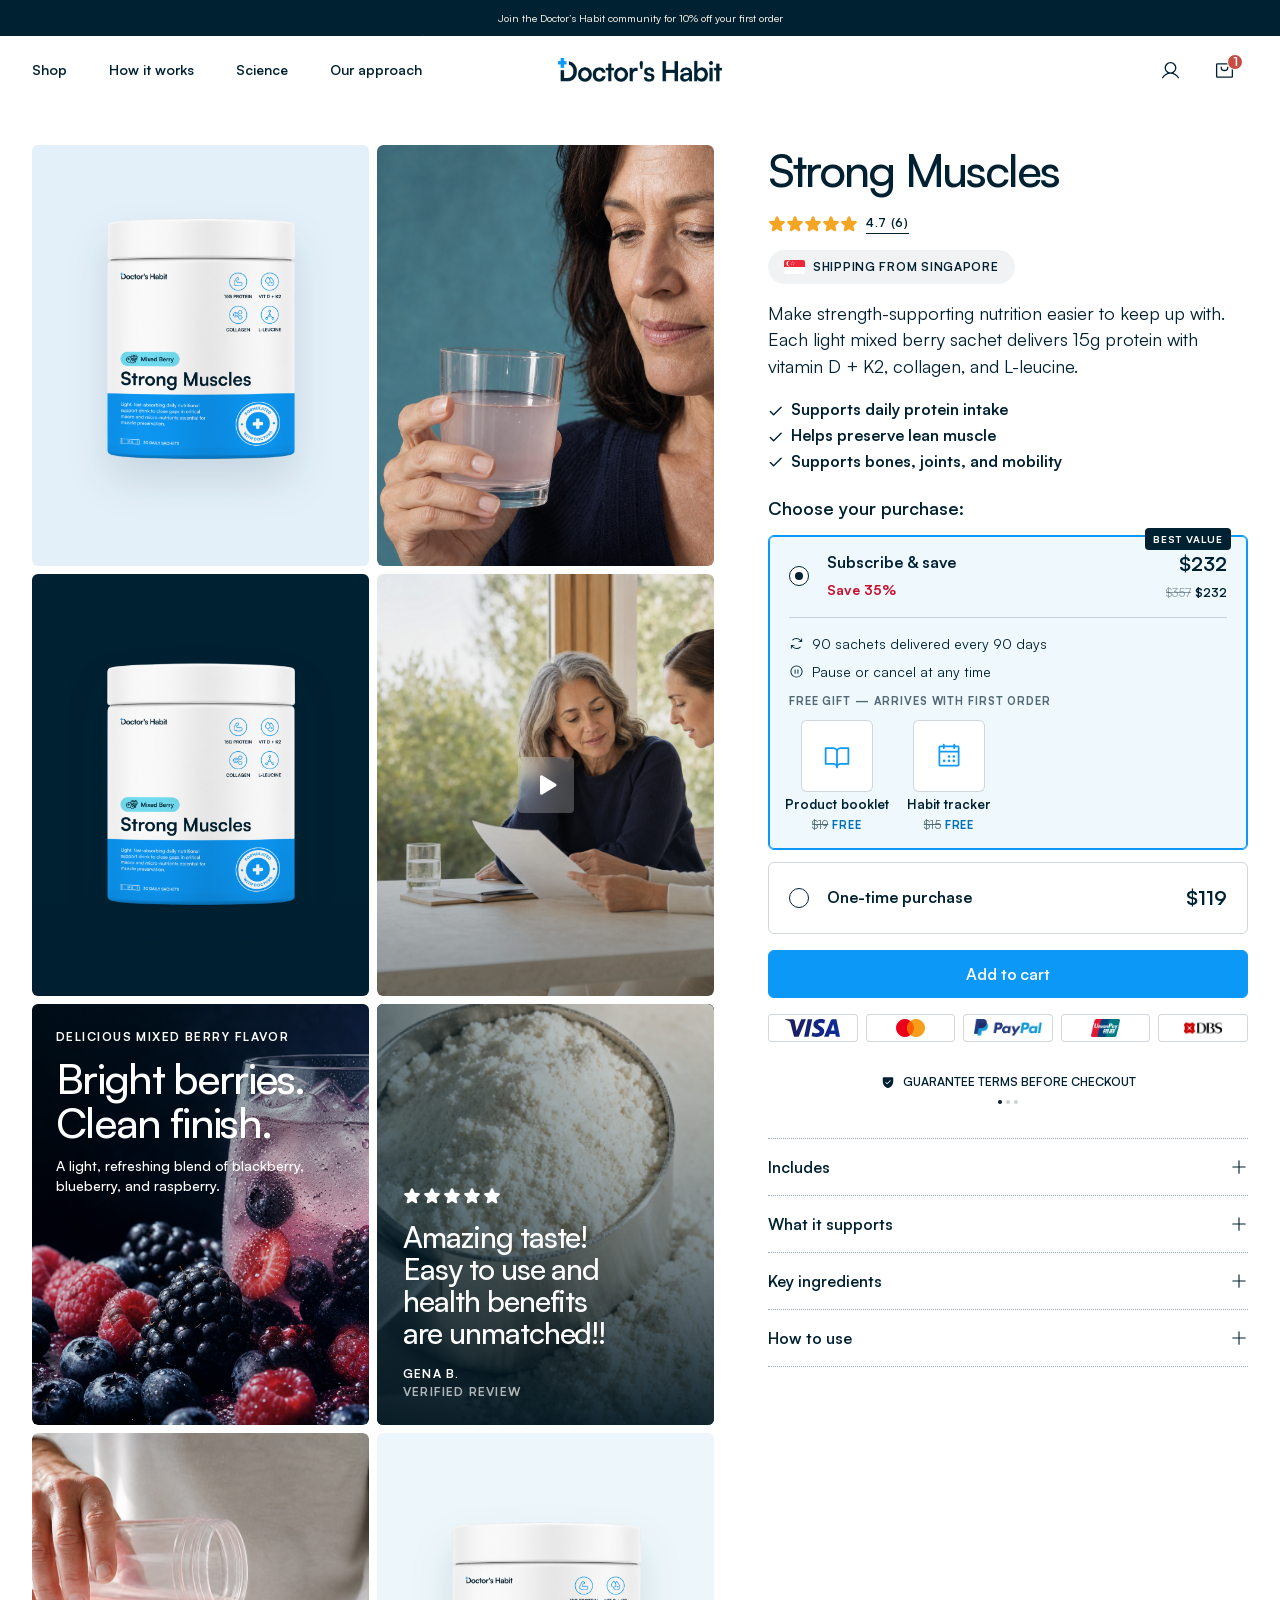
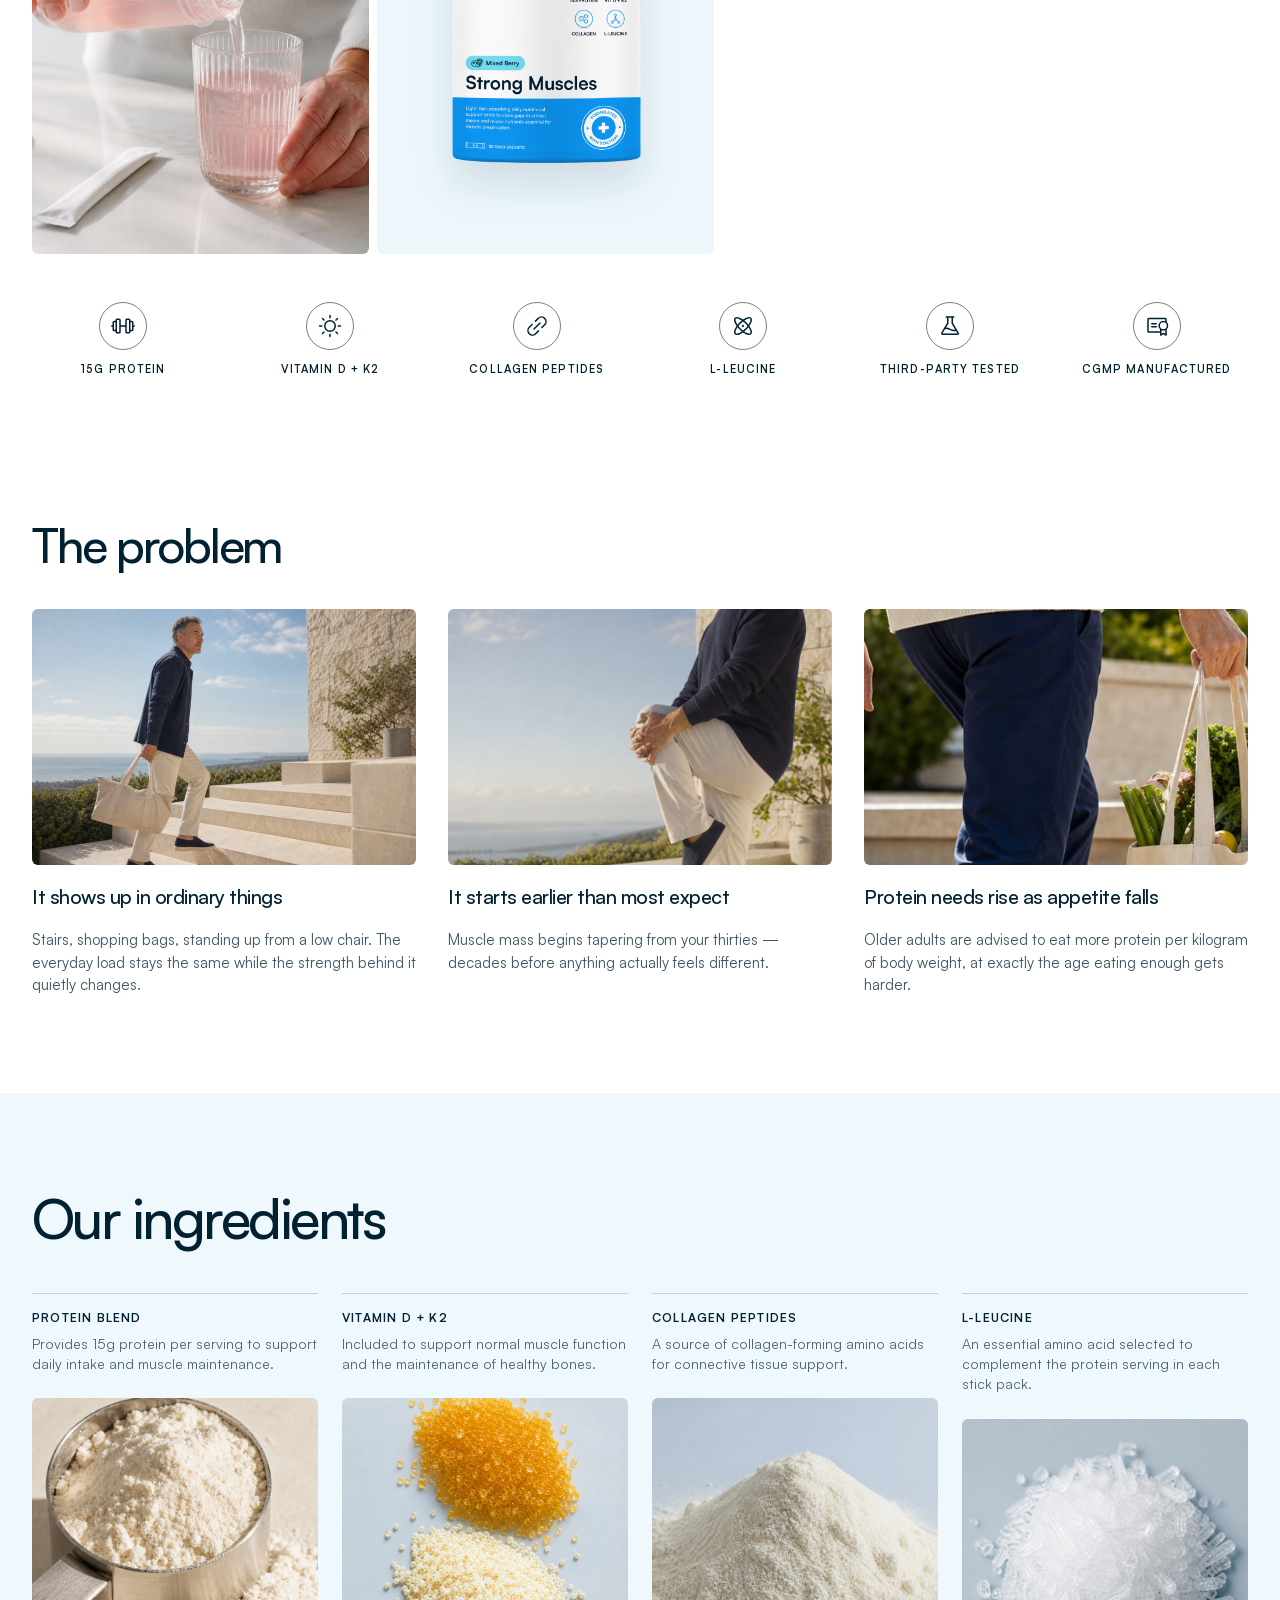
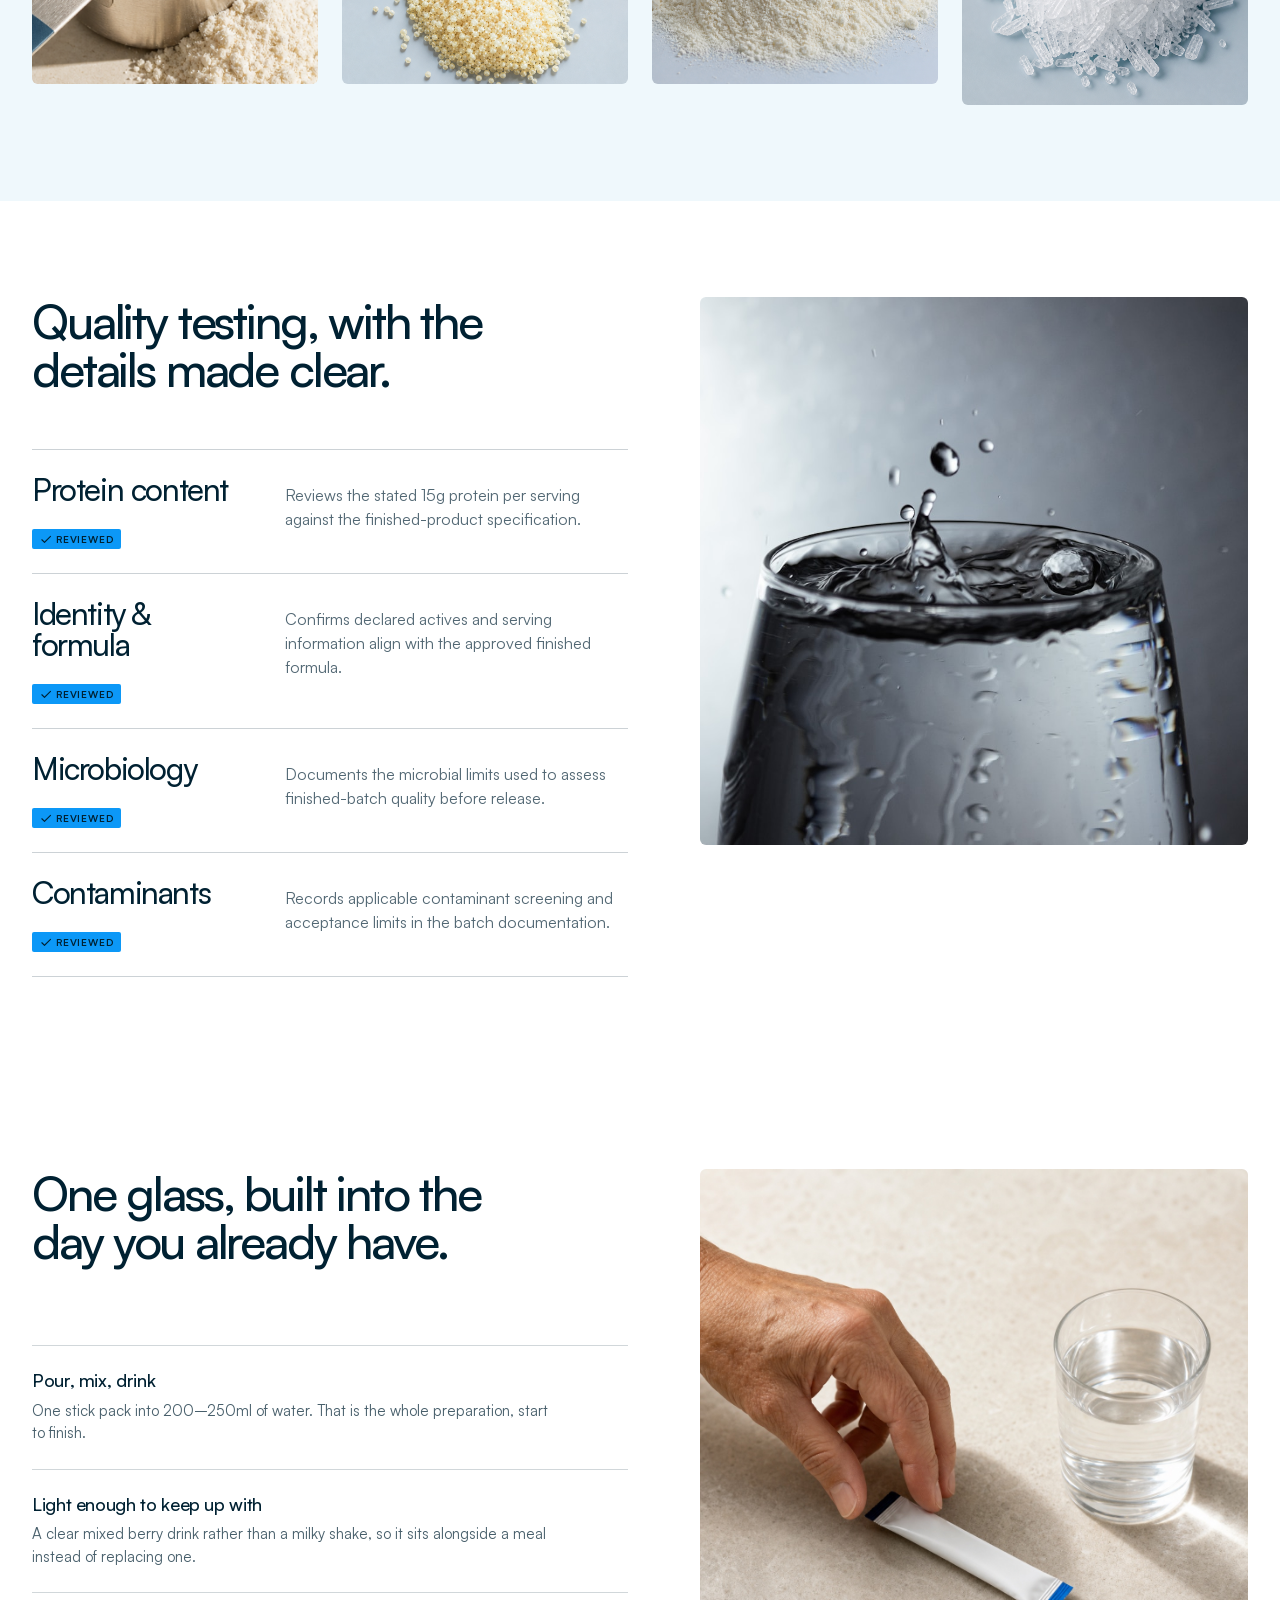
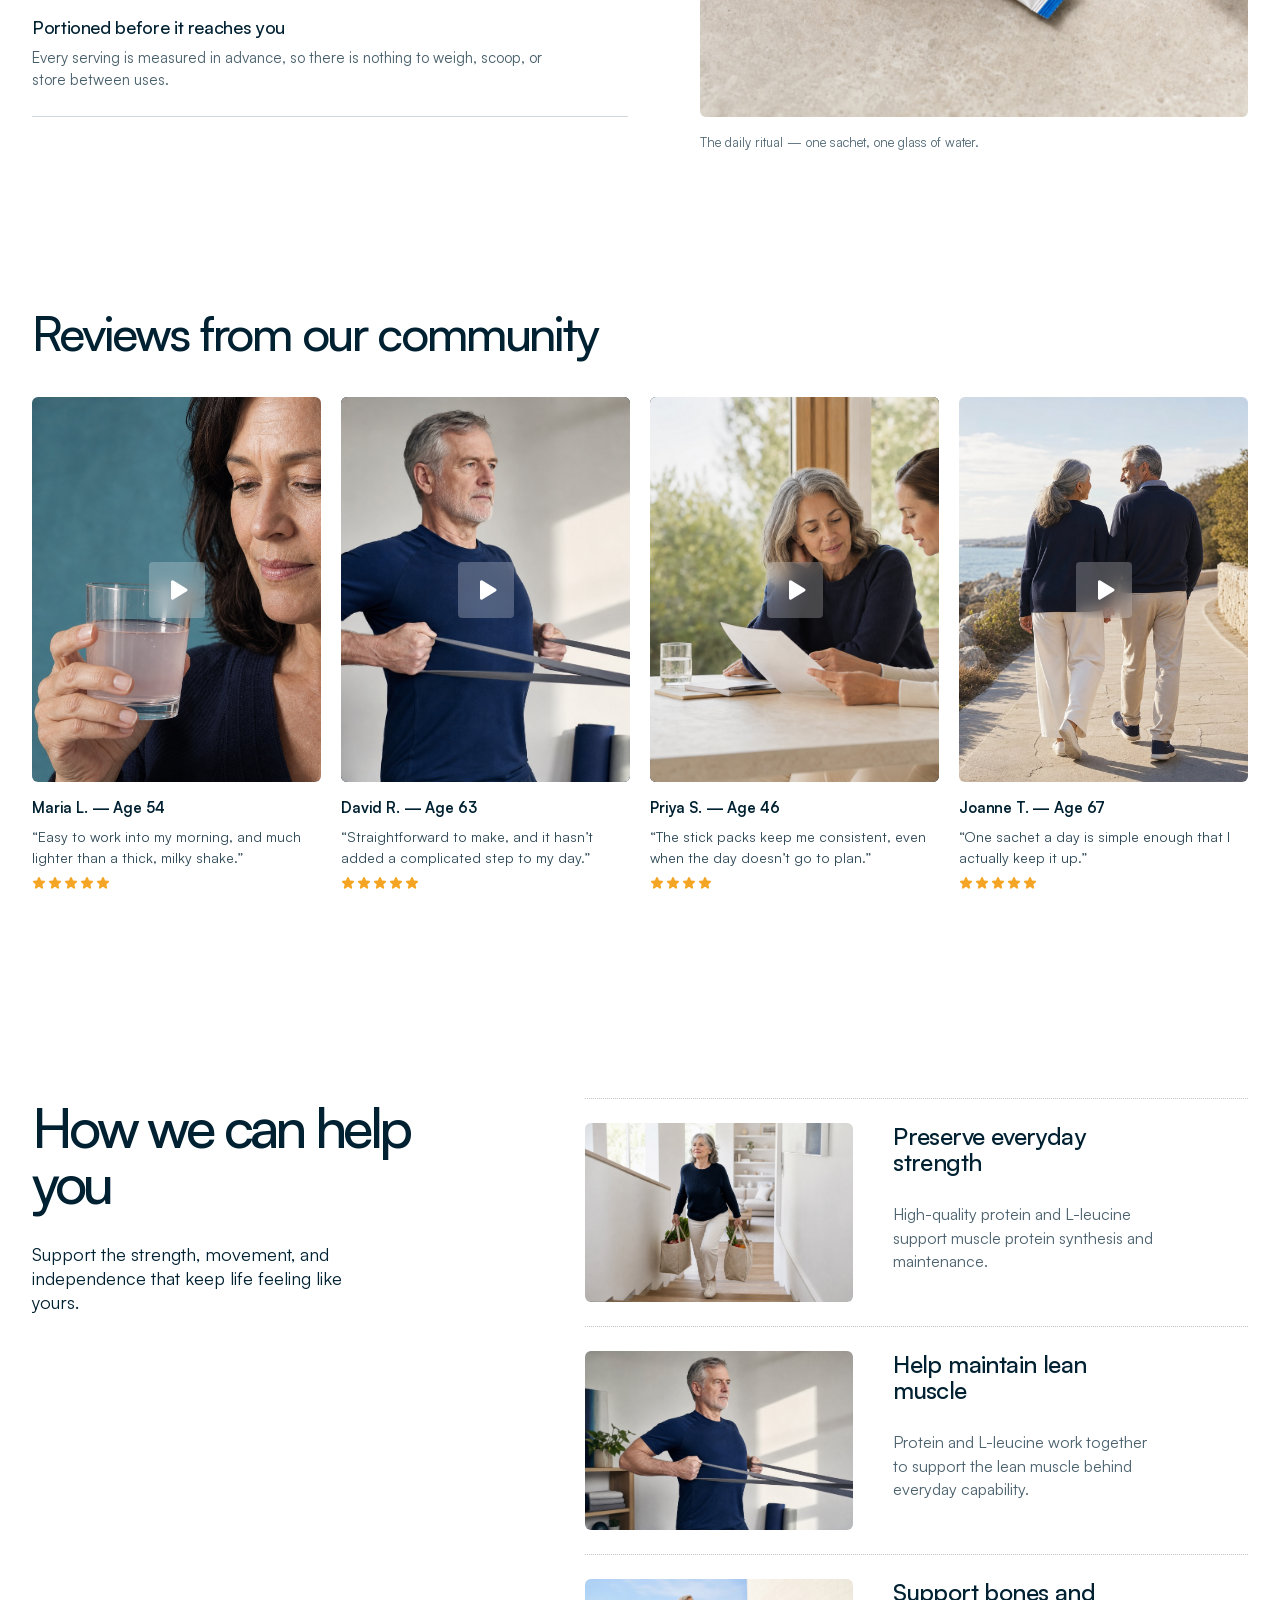
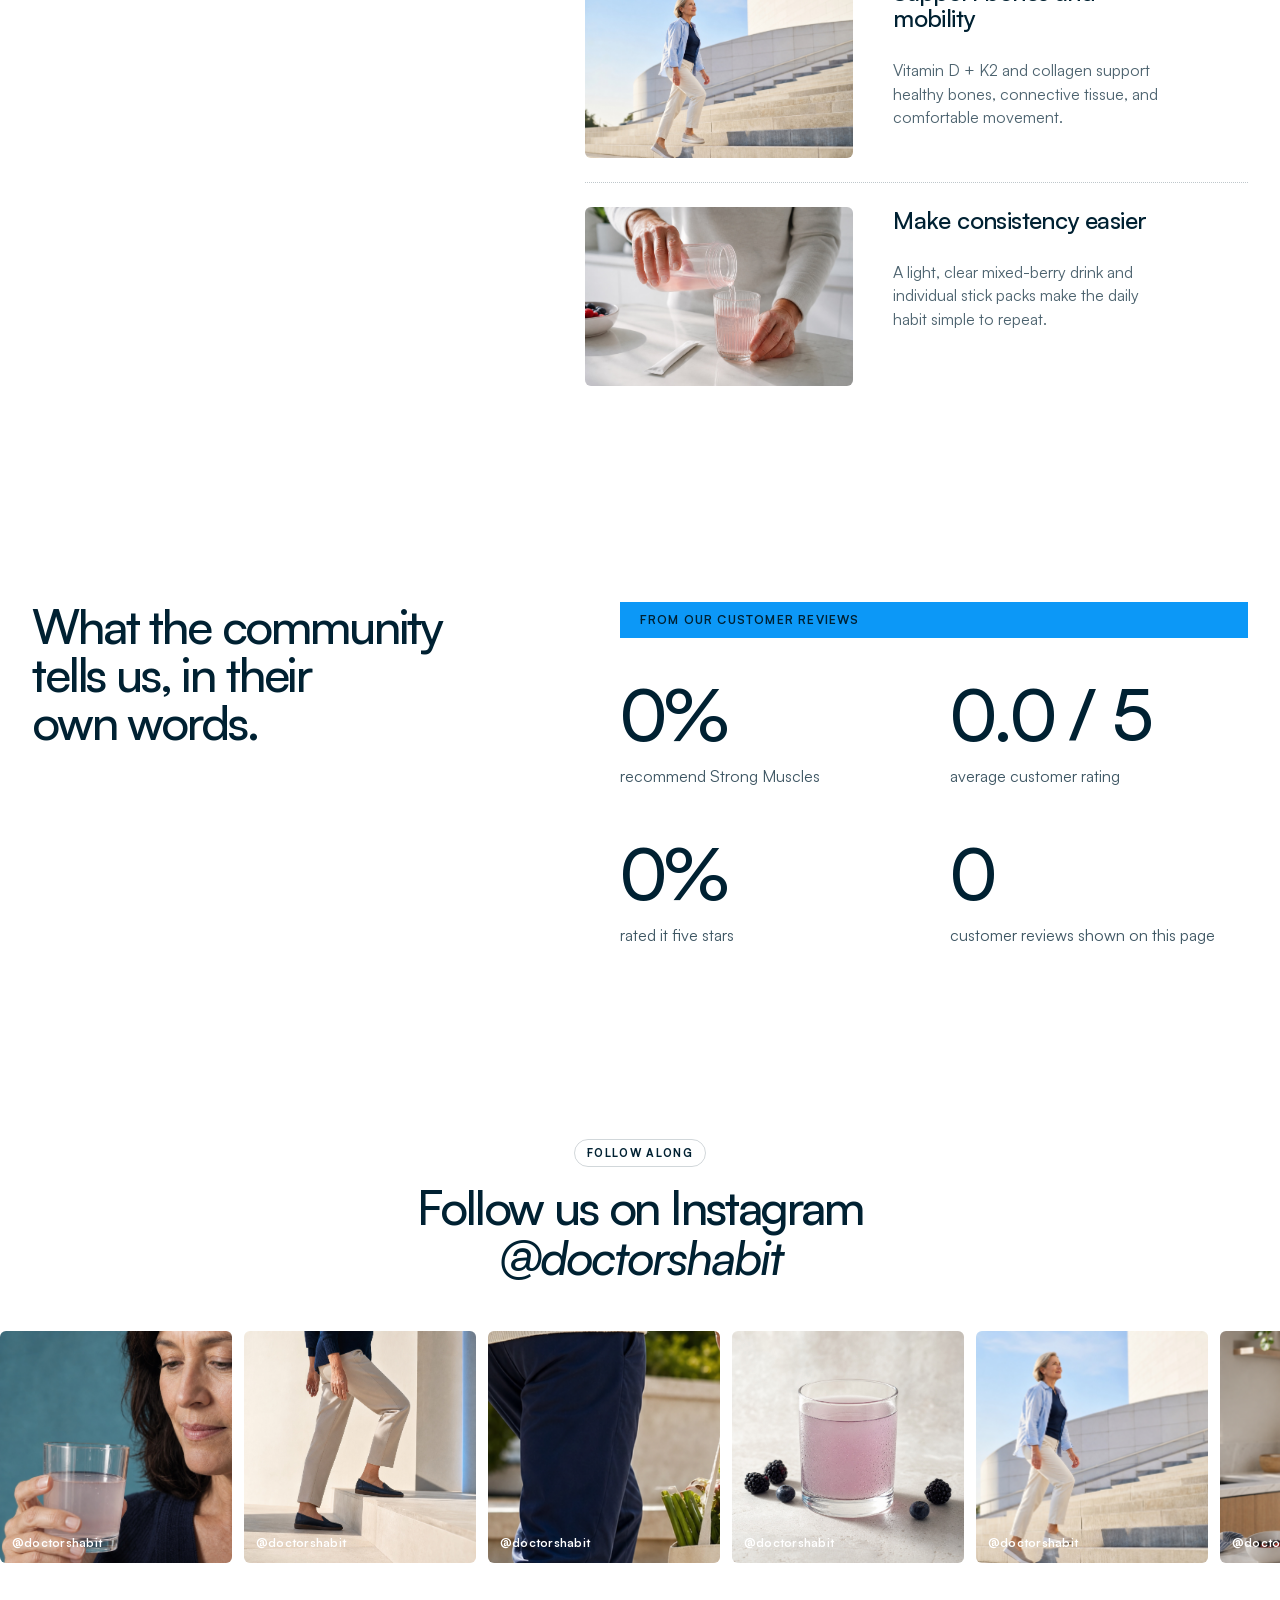
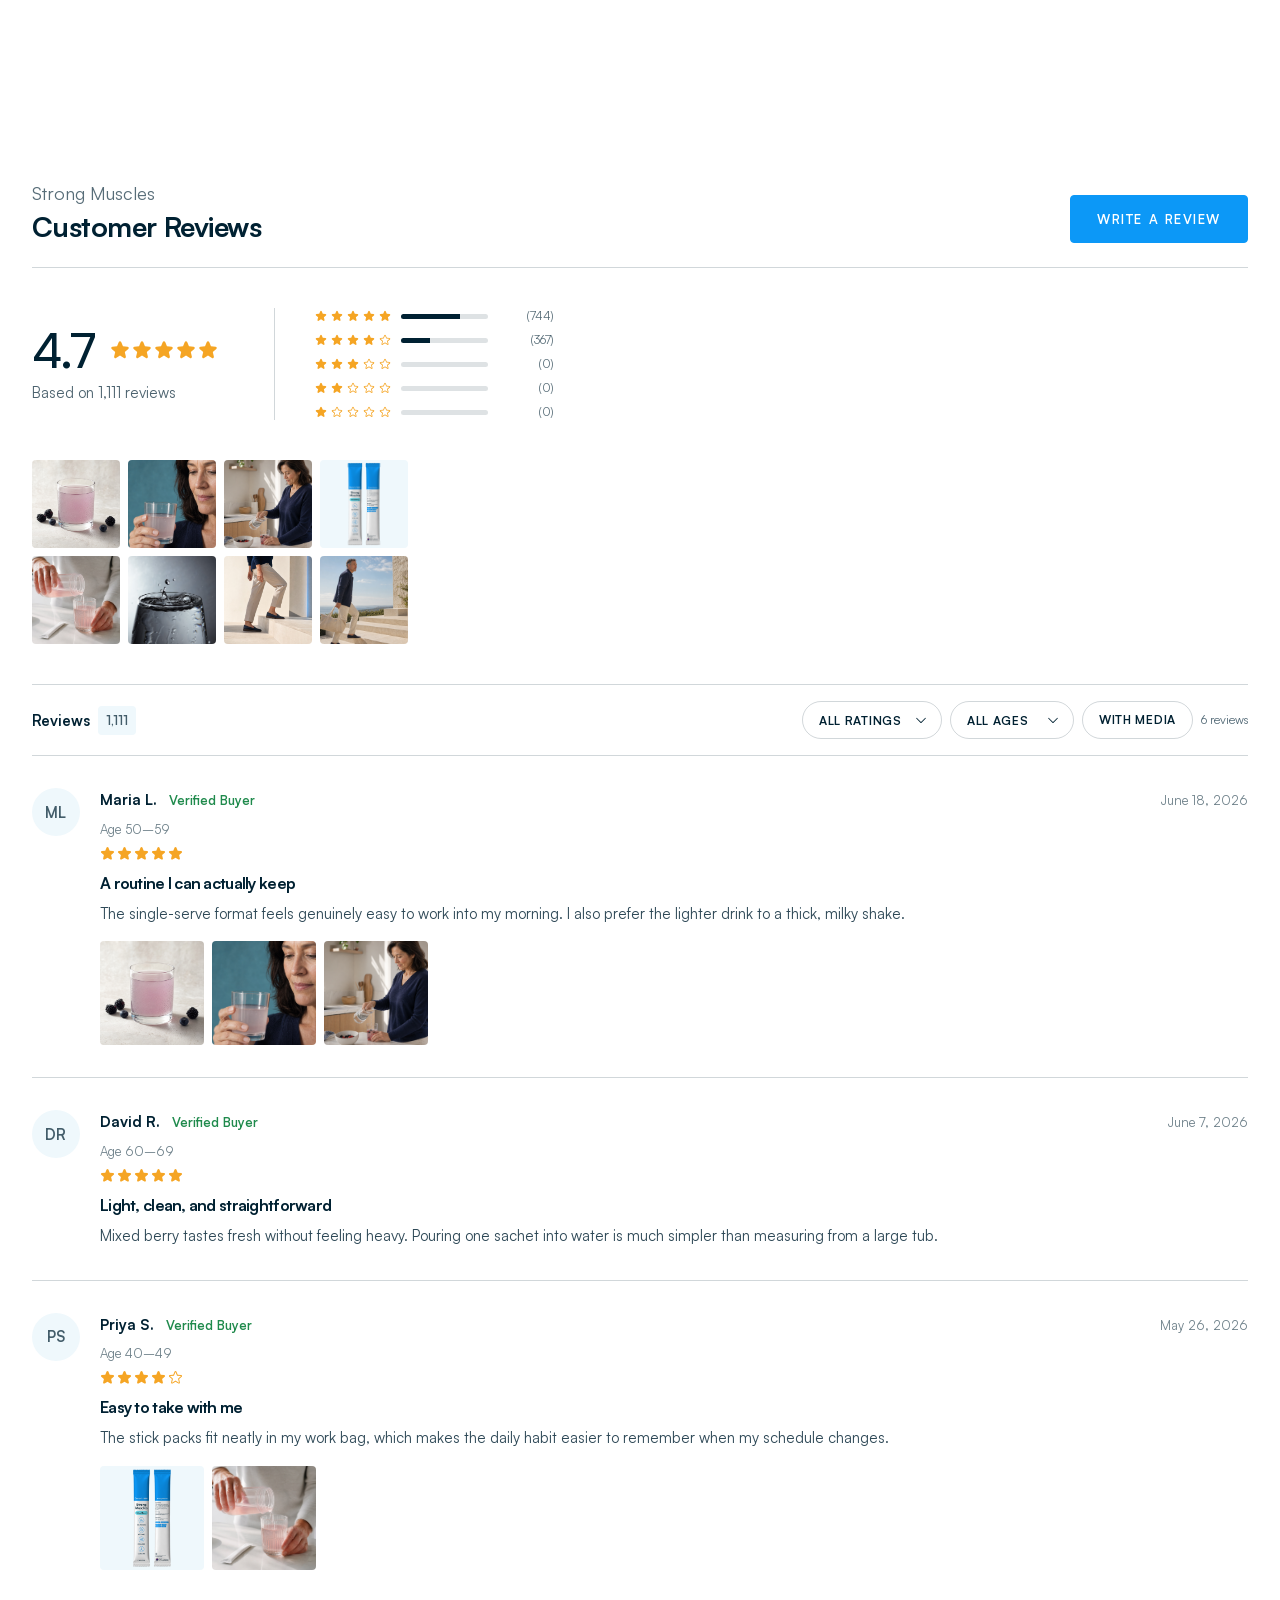
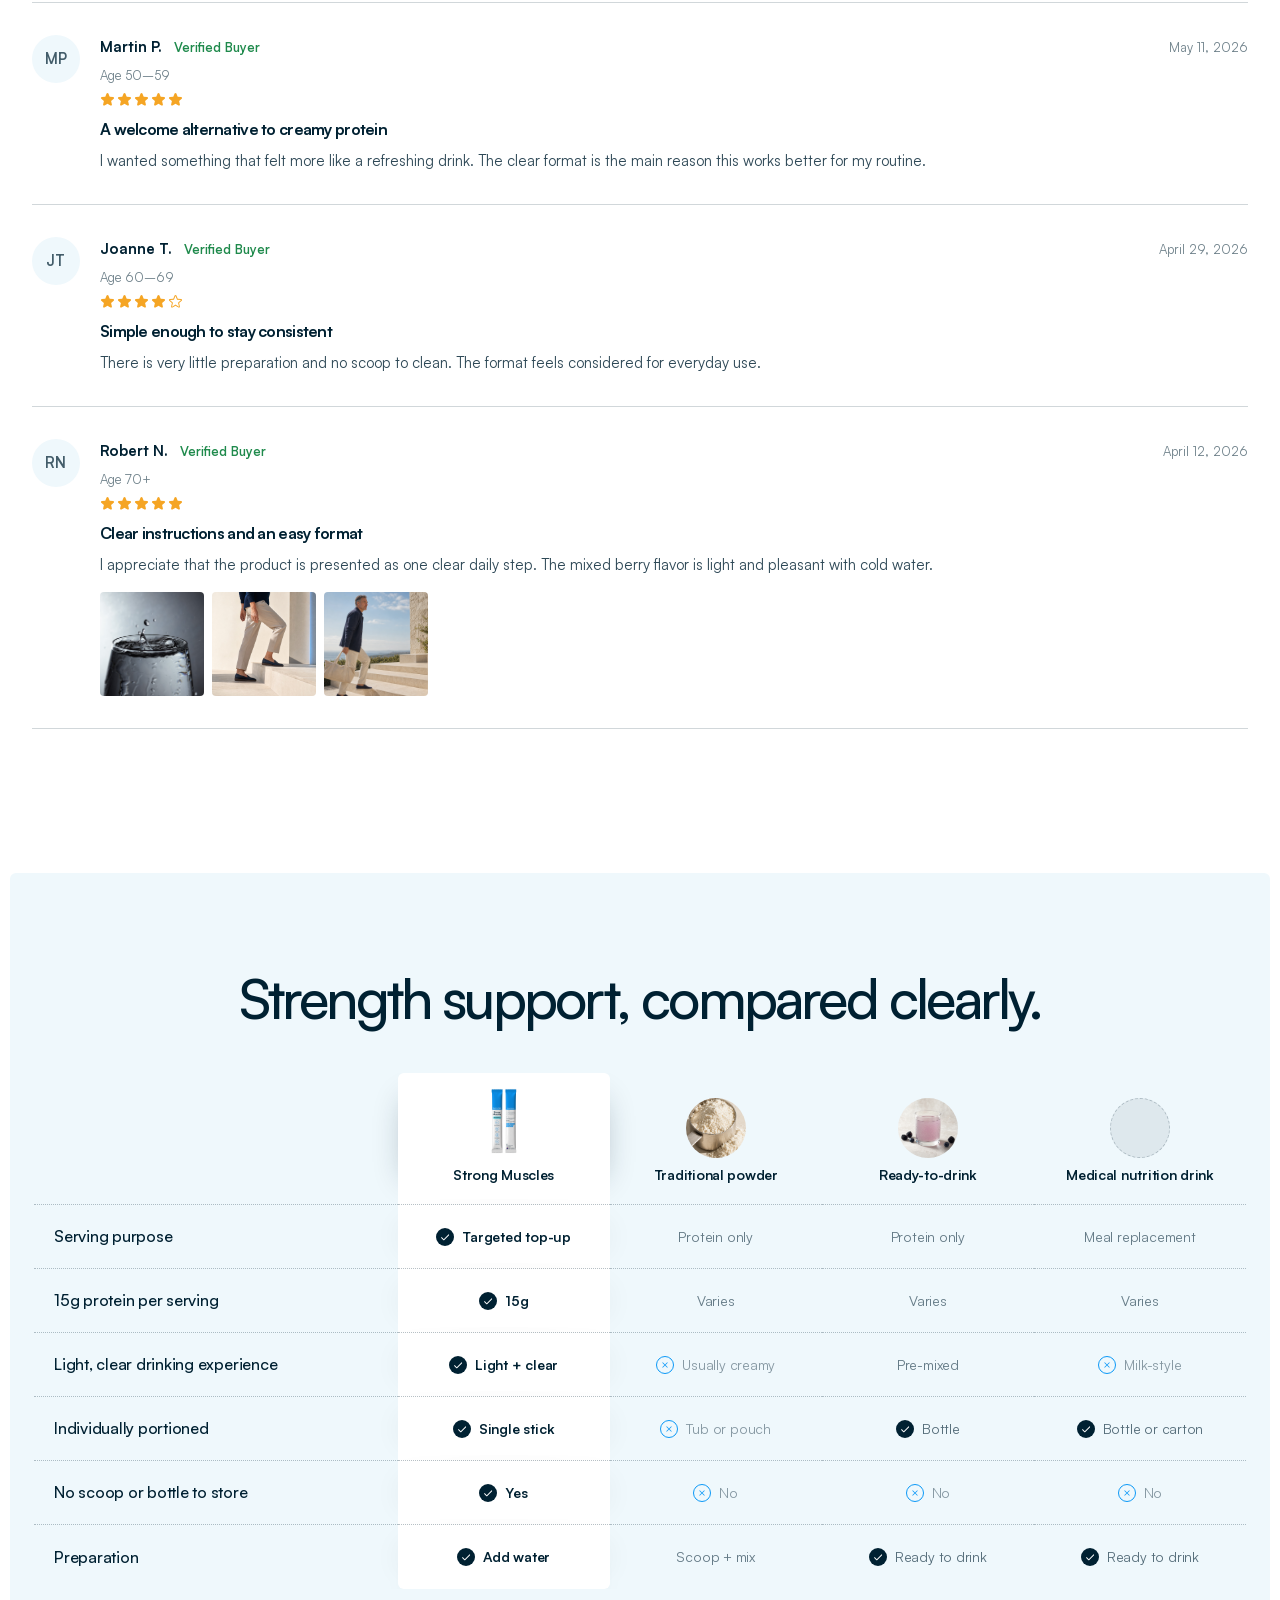
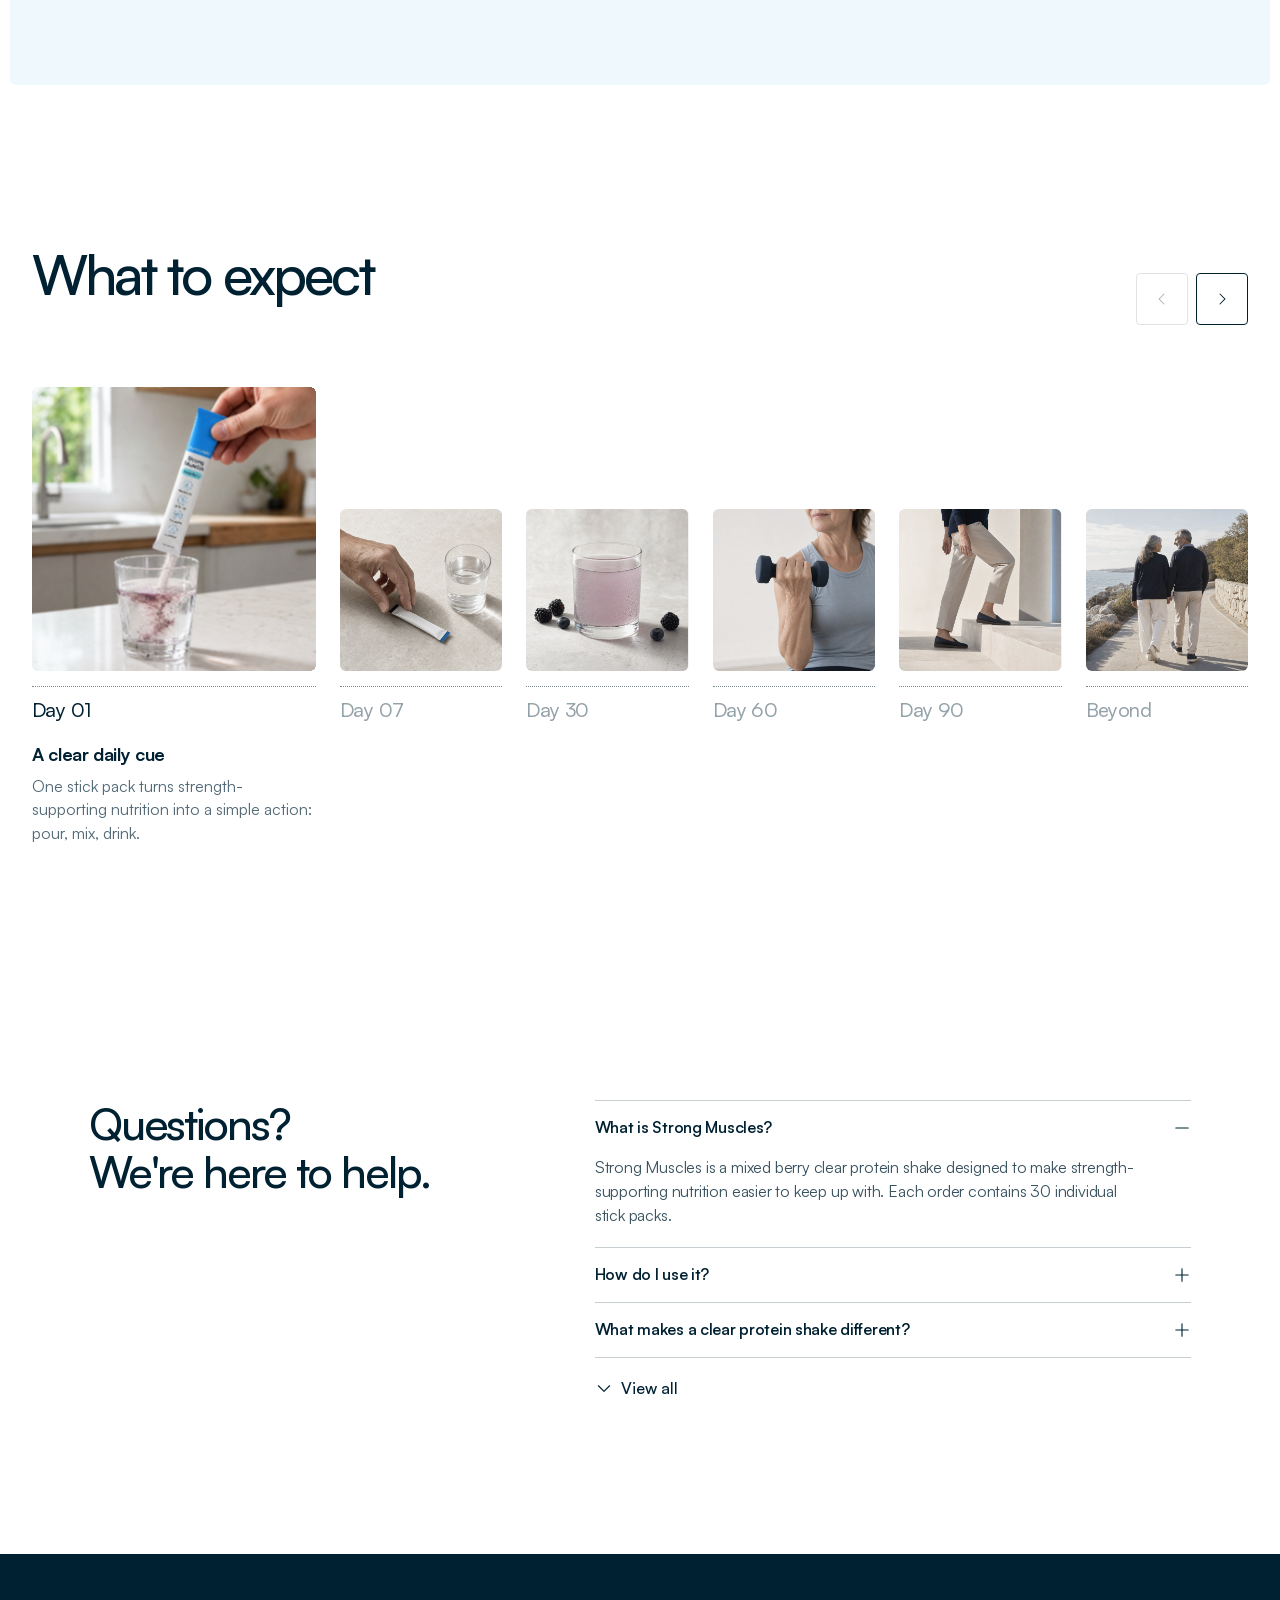
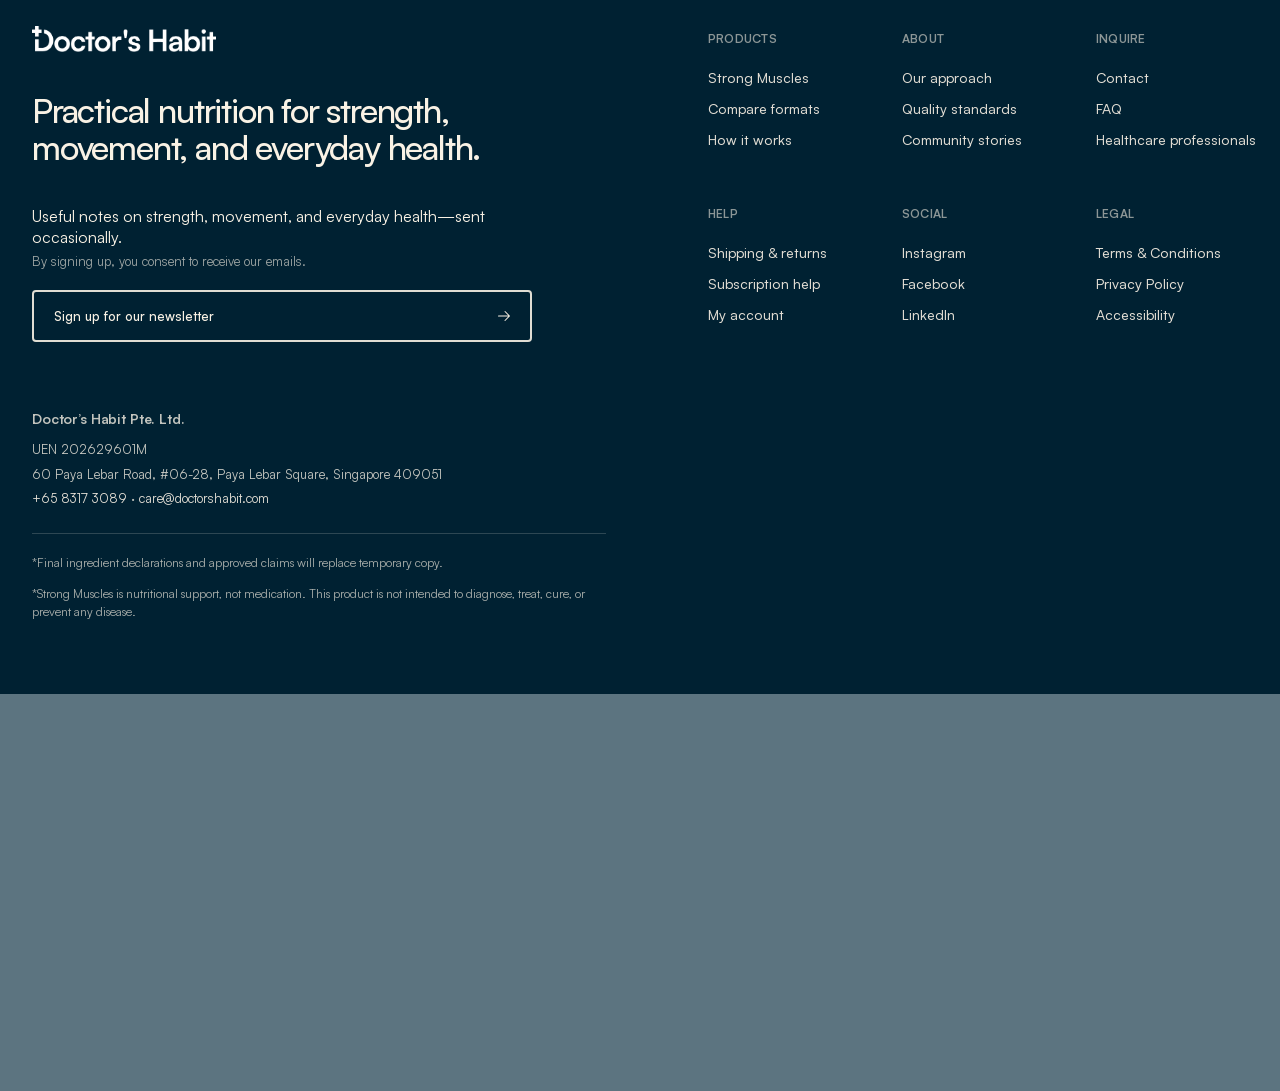
<file: static.html>
<meta name="robots" content="noindex, nofollow, noarchive">
<!doctype html>
<html lang="en">
  <head>
    <meta charset="UTF-8" />
    <meta name="viewport" content="width=device-width, initial-scale=1.0" />
    <meta
      name="description"
      content="Strong Muscles by Doctor's Habit — a mixed berry clear protein shake designed to support strength, mobility, and independence."
    />
    <meta name="theme-color" content="#002132" />
    <title>Strong Muscles | Doctor's Habit</title>
    <style>
@font-face{font-family:Satoshi;src:url([data-uri]) format("woff2");font-style:normal;font-weight:300 900;font-display:swap}@font-face{font-family:Satoshi;src:url([data-uri]) format("woff2");font-style:italic;font-weight:300 900;font-display:swap}.social-wall{width:100%;padding:var(--space-80) 0 var(--space-88);color:var(--navy);background:var(--paper);overflow:hidden}.social-wall__header{margin:0 auto var(--space-48);padding:0 var(--desktop-page-gutter, var(--space-32));display:grid;justify-items:center;gap:var(--space-16);text-align:center}.social-wall__eyebrow{margin:0;padding:6px var(--space-12);color:var(--navy);border:1px solid var(--line);border-radius:999px;font-size:11px;font-weight:750;letter-spacing:.12em;line-height:14px;text-transform:uppercase}.social-wall__header h2{max-width:20ch;margin:0;font-size:48px;font-weight:500;letter-spacing:-.045em;line-height:1.04}.social-wall__header h2 em{font-style:italic}.social-wall__strip{margin:0;padding:0 var(--desktop-page-gutter, var(--space-32));display:flex;gap:var(--space-12);list-style:none;overflow-x:auto;scroll-snap-type:x mandatory;scrollbar-width:none}.social-post{width:232px;flex:0 0 auto;position:relative;overflow:hidden;border-radius:var(--radius-object);scroll-snap-align:start}.social-post img{width:100%;aspect-ratio:1 / 1;object-fit:cover;display:block}.social-post__handle{position:absolute;bottom:var(--space-12);left:var(--space-12);color:var(--paper);font-size:12px;font-weight:650;letter-spacing:.02em;line-height:16px}@media(max-width:800px){.social-wall{padding:var(--space-64) 0 var(--space-72)}.social-wall__header{margin-bottom:var(--space-32);padding:0 var(--space-24)}.social-wall__header h2{font-size:32px}.social-wall__strip{padding:0 var(--space-24);gap:var(--space-8)}.social-post{width:172px}}.reviews.reviews--verified{width:100%;padding:84px max(24px,calc((100vw - 1440px)/2)) 96px;display:block;color:var(--navy);background:var(--paper)}.reviews__inner{width:100%}.reviews__header{padding-bottom:var(--space-24);display:flex;align-items:end;justify-content:space-between;gap:var(--space-32);border-bottom:1px solid var(--line)}.reviews__product{margin:0 0 var(--space-4);color:#002132a8;font-size:18px;line-height:1.3}.reviews--verified .reviews__header h2{margin:0;font-size:28px;font-weight:700;letter-spacing:-.02em;line-height:1.2}.reviews__summary{padding:var(--space-40) 0;display:flex;align-items:center;gap:var(--space-56);flex-wrap:wrap}.reviews__average{margin:0;display:flex;align-items:center;gap:var(--space-16)}.reviews__average strong{font-size:48px;font-weight:500;letter-spacing:-.04em;line-height:1}.reviews__count{margin:var(--space-8) 0 0;color:#002132b3;font-size:15px;line-height:1.4}.review-distribution{min-width:280px;padding-left:var(--space-40);display:grid;gap:8px;border-left:1px solid var(--line)}.review-distribution__stars{display:inline-flex;gap:1px;color:var(--star)}.review-photos{width:fit-content;margin:0 0 var(--space-40);padding:0;display:grid;grid-template-columns:repeat(4,88px);gap:var(--space-8);list-style:none}.review-photos img{width:88px;height:88px;display:block;object-fit:cover;background:var(--mist);border-radius:var(--radius-control)}.reviews__toolbar{padding:var(--space-16) 0;display:flex;align-items:center;justify-content:space-between;gap:var(--space-24);flex-wrap:wrap;border-top:1px solid var(--line);border-bottom:1px solid var(--line)}.reviews__tab{margin:0;display:inline-flex;align-items:center;gap:var(--space-8);font-size:15px;font-weight:650}.reviews__tab span{padding:3px var(--space-8);color:#002132b8;background:var(--mist);border-radius:var(--radius-control);font-size:13px;font-weight:600}.review-write-button{min-width:176px;height:48px;margin-top:24px;padding:0 26px;display:inline-flex;align-items:center;justify-content:center;color:var(--paper);background:var(--navy);border:1px solid var(--navy);border-radius:var(--radius-control);font:inherit;font-size:13px;font-weight:600;line-height:1;letter-spacing:.12em;cursor:pointer;transition:background .16s ease,border-color .16s ease}.review-write-button:hover{background:#07384f;border-color:#07384f}.review-write-button:focus-visible{outline:2px solid var(--blue);outline-offset:3px}.review-distribution__row{display:grid;grid-template-columns:76px minmax(0,1fr) 56px;align-items:center;gap:10px;font-size:12px}.review-distribution__row>span{display:inline-flex;align-items:center;gap:4px}.review-distribution__row>span svg{color:var(--star)}.review-distribution__row>i{height:5px;display:block;overflow:hidden;background:#00213221;border-radius:999px}.review-distribution__row>i b{height:100%;display:block;background:var(--navy)}.review-distribution__row>em{color:#002132a8;font-style:normal;text-align:right}.reviews--verified .review-feed{min-width:0}.review-row{padding:var(--space-32) 0;display:grid;grid-template-columns:48px minmax(0,1fr);gap:var(--space-20);border-bottom:1px solid var(--line)}.review-row__avatar{width:48px;height:48px;display:grid;place-items:center;color:#002132b8;background:var(--mist);border-radius:50%;font-size:15px;font-weight:650;letter-spacing:.02em}.review-row__main{min-width:0;display:grid;gap:var(--space-8)}.review-row__head{display:flex;align-items:baseline;justify-content:space-between;gap:var(--space-16);flex-wrap:wrap}.review-row__identity{margin:0;display:inline-flex;align-items:baseline;gap:var(--space-12);flex-wrap:wrap;font-size:15px}.review-row__verified{color:#1f8a4c;font-size:13px;font-weight:600}.review-row__head time{color:#0021328f;font-size:13px;white-space:nowrap}.review-row__age{margin:0;color:#0021328f;font-size:13px;line-height:1.3}.review-row h3{margin:var(--space-4) 0 0;font-size:16px;font-weight:700;line-height:1.35}.review-row__body{max-width:78ch;margin:0;color:#002132d1;font-size:15px;line-height:1.55}.review-row__photos{margin:var(--space-8) 0 0;padding:0;display:flex;gap:var(--space-8);flex-wrap:wrap;list-style:none}.review-row__photos img{width:104px;height:104px;display:block;object-fit:cover;background:var(--mist);border-radius:var(--radius-control)}.reviews--verified .review-filters{margin:0;display:flex;align-items:center;gap:8px;flex-wrap:wrap}.review-select{height:38px;position:relative;display:inline-flex;align-items:center;border:1px solid var(--line);border-radius:999px}.review-select select{height:100%;padding:0 39px 0 16px;-webkit-appearance:none;-moz-appearance:none;appearance:none;color:var(--navy);background:transparent;border:0;border-radius:inherit;outline-offset:3px;font:inherit;font-size:12px;font-weight:650;letter-spacing:.06em;text-transform:uppercase;cursor:pointer}.review-select svg{position:absolute;right:13px;pointer-events:none}.reviews--verified .review-filters button{min-height:38px;padding:0 16px;color:var(--navy);background:transparent;border:1px solid var(--line);border-radius:999px;font-size:12px;font-weight:650;letter-spacing:.06em;text-transform:uppercase}.review-result-count{margin-left:auto;align-self:center;color:var(--muted);font-size:12px}.reviews--verified .review-filters button:hover,.reviews--verified .review-filters button:focus-visible{border-color:var(--navy)}.reviews--verified .review-filters button.is-active{color:#fff;background:var(--navy);border-color:var(--navy)}.review-stars{display:flex;gap:2px;color:var(--star)}.review-no-results{min-height:220px;padding:54px 0;border-bottom:1px solid var(--line)}.review-no-results h3{margin:0 0 10px;font-size:20px;font-weight:550}.review-no-results p{margin:0;color:var(--muted)}@media(max-width:800px){.reviews.reviews--verified{padding:54px 24px 72px;display:block}.reviews__header{display:grid;justify-items:start;gap:var(--space-20)}.reviews--verified .reviews__header h2{font-size:24px}.reviews__summary{padding:var(--space-32) 0;display:grid;gap:var(--space-24)}.review-distribution{min-width:0;padding-left:0;padding-top:var(--space-24);border-left:0;border-top:1px solid var(--line)}.reviews__average strong{font-size:40px}.review-write-button{width:100%}.reviews--verified .review-filters{margin-right:-24px;padding:0 24px 12px 0;flex-wrap:nowrap;overflow-x:auto;scrollbar-width:none;overscroll-behavior-x:contain}.reviews--verified .review-filters::-webkit-scrollbar{display:none}.review-select,.reviews--verified .review-filters button{flex:0 0 auto}.review-photos{width:100%;margin-bottom:var(--space-32);grid-template-columns:repeat(4,minmax(0,1fr))}.review-photos img{width:100%;height:auto;aspect-ratio:1}.reviews__toolbar{align-items:start;flex-direction:column;gap:var(--space-12)}.review-row{padding:var(--space-24) 0;grid-template-columns:40px minmax(0,1fr);gap:var(--space-16)}.review-row__avatar{width:40px;height:40px;font-size:14px}}:root{--blue: #0c99f7;--action-blue: rgb(12, 152, 247);--blue-ink: #0071b8;--cyan: #61d5e8;--navy: #002132;--paper: #ffffff;--mist: #eff8fc;--line: rgba(0, 33, 50, .18);--muted: #526976;--star: #f5a524;--sale: #c8102e;--max: 1280px;--space-2: 2px;--space-4: 4px;--space-8: 8px;--space-12: 12px;--space-16: 16px;--space-20: 20px;--space-24: 24px;--space-28: 28px;--space-32: 32px;--space-40: 40px;--space-48: 48px;--space-56: 56px;--space-64: 64px;--space-72: 72px;--space-80: 80px;--space-88: 88px;--space-96: 96px;--space-120: 120px;--space-128: 128px;--space-144: 144px;--space-stack-xs: var(--space-4);--space-stack-sm: var(--space-8);--space-stack-md: var(--space-16);--space-stack-lg: var(--space-24);--space-stack-xl: var(--space-32);--space-section-y: var(--space-80);--space-section-gap: var(--space-16);--section-block: var(--space-96);--section-block-sm: var(--space-64);--space-page-inline: var(--space-32);--font-section-display: 56px;--line-section-display: 56px;font-family:Satoshi,Arial,sans-serif;color:var(--navy);background:var(--paper);font-synthesis:none}*{box-sizing:border-box}html{scroll-behavior:auto;scroll-padding-top:112px}body{margin:0;min-width:320px;min-height:100vh;color:var(--navy);background:var(--paper);-webkit-font-smoothing:antialiased}button,input{font:inherit}button,a,summary{-webkit-tap-highlight-color:transparent}button{color:inherit}a{color:inherit;text-decoration:none}img{display:block;max-width:100%}h1,h2,h3,p,ul,blockquote{margin-top:0}h1,h2,h3{letter-spacing:-.035em;line-height:100%}p{line-height:156%}.skip-link{position:fixed;left:20px;top:-80px;z-index:100;padding:13px 18px;color:#fff;background:var(--navy)}.skip-link:focus{top:18px}.announcement{min-height:34px;padding:7px 4vw;display:flex;align-items:center;justify-content:center;gap:48px;color:var(--navy);background:var(--blue);font-size:14px;font-weight:700;letter-spacing:.03em}.announcement__secondary{opacity:.86}.site-header{position:relative;z-index:20;height:82px;padding:0 max(4vw,calc((100vw - var(--max)) / 2));display:grid;grid-template-columns:1fr auto 1fr;align-items:center;gap:40px;background:#fffffff5}.brand-logo{width:184px;height:auto}.brand-logo--reversed{filter:brightness(0) invert(1)}.desktop-nav{display:flex;align-items:center;gap:36px;font-size:16px;font-weight:600}.desktop-nav a,.footer a{transition:color .16s ease}.desktop-nav a:hover,.footer a:hover{color:var(--blue)}.header-actions{justify-self:end;display:flex;gap:6px}.icon-button{width:48px;height:48px;display:inline-grid;place-items:center;border:0;background:transparent;cursor:pointer}.icon-button:hover{color:var(--blue)}.menu-button,.mobile-nav{display:none}.hero{min-height:790px;display:grid;grid-template-columns:minmax(0,1.04fr) minmax(480px,.96fr);border-bottom:1px solid var(--line)}.payment-badges{margin:var(--space-16) 0;padding:0;display:flex;flex-wrap:wrap;align-items:center;gap:var(--space-8);list-style:none}.payment-badges img{width:100%;height:18px;display:block;object-fit:contain}.payment-badges li{flex:1 1 0;min-width:0;min-height:28px;padding:0 var(--space-8);display:inline-flex;align-items:center;justify-content:center;color:var(--muted);background:var(--paper);border:1px solid var(--line);border-radius:var(--radius-control);font-size:11px;font-weight:650;letter-spacing:.06em;line-height:1;text-transform:uppercase;white-space:nowrap}@media(max-width:800px){.payment-badges{gap:var(--space-4)}.payment-badges li{font-size:10px}}.gallery-panel{min-width:0;padding:42px clamp(32px,5vw,84px) 30px;display:grid;grid-template-rows:minmax(540px,1fr) auto;gap:22px;background:var(--mist)}.gallery-stage{min-height:540px;position:relative;overflow:hidden}.product-stage{width:100%;height:100%;min-height:540px;position:relative;display:flex;align-items:center;justify-content:center}.product-stage:after{content:"";position:absolute;left:12%;right:12%;bottom:8%;height:26px;border-radius:50%;background:#00213217;filter:blur(17px)}.product-tub{position:relative;z-index:2;width:min(60%,430px);filter:drop-shadow(0 28px 22px rgba(0,33,50,.09))}.product-tub--back{width:min(57%,420px)}.product-stick{position:absolute;z-index:3;right:7%;bottom:4%;width:min(34%,250px);filter:drop-shadow(0 20px 14px rgba(0,33,50,.12))}.product-stick--large{position:relative;right:auto;bottom:auto;width:min(60%,460px)}.gallery-lifestyle{width:100%;height:100%;min-height:540px;object-fit:cover;object-position:center}.gallery-thumbs{display:grid;grid-template-columns:repeat(4,minmax(0,1fr));gap:10px}.gallery-thumb{min-width:0;min-height:92px;padding:8px;display:grid;grid-template-columns:44px 1fr;align-items:center;gap:8px;text-align:left;font-size:12px;font-weight:700;border:1px solid transparent;background:#ffffffb8;cursor:pointer}.gallery-thumb img{width:44px;height:60px;object-fit:contain}.gallery-thumb.is-selected{border-color:var(--blue);background:#fff}.purchase-panel{padding:clamp(56px,6vw,92px) clamp(42px,7vw,104px);display:flex;flex-direction:column;justify-content:center}.rating-placeholder{margin-bottom:28px;display:flex;align-items:center;gap:14px;color:var(--muted);font-size:14px}.empty-stars{display:flex;gap:2px;color:var(--blue)}.product-kicker,.eyebrow{margin-bottom:18px;color:var(--blue-ink);font-size:14px;font-weight:800;letter-spacing:.14em;text-transform:uppercase}.purchase-panel h1{margin-bottom:12px;font-size:clamp(58px,5.2vw,84px);font-weight:500}.purchase-panel h2{margin-bottom:24px;font-size:clamp(28px,2.6vw,42px);font-weight:500}.hero-copy{max-width:600px;margin-bottom:25px;color:var(--muted);font-size:18px}.benefit-list{margin:0 0 30px;padding:0;display:grid;gap:10px;list-style:none;font-size:18px;font-weight:600}.benefit-list li{display:flex;align-items:center;gap:10px}.benefit-list svg{color:var(--blue);flex:0 0 auto}.price-line{padding:18px 0;display:flex;align-items:center;justify-content:space-between;gap:20px;border-top:1px solid var(--line);border-bottom:1px solid var(--line);font-size:16px;font-weight:700}.price-line span:last-child{color:var(--muted);font-size:14px;font-weight:500}.purchase-options{margin:24px 0 16px;padding:0;display:grid;gap:10px;border:0}.purchase-options legend{position:absolute;width:1px;height:1px;padding:0;overflow:hidden;clip:rect(0 0 0 0);white-space:nowrap;border:0}.purchase-option{min-height:76px;padding:13px 16px;display:grid;grid-template-columns:auto 1fr auto;align-items:center;gap:14px;border:1px solid var(--line);cursor:pointer}.purchase-option.is-selected{border:2px solid var(--blue);padding:12px 15px}.purchase-option input[type=radio]{-webkit-appearance:none;-moz-appearance:none;appearance:none;width:20px;height:20px;margin:0;display:grid;place-content:center;flex:0 0 20px;background:var(--paper);border:1.5px solid var(--navy);border-radius:50%;cursor:pointer}.purchase-option input[type=radio]:before{content:"";width:8px;height:8px;background:var(--navy);border-radius:50%;transform:scale(0)}.purchase-option input[type=radio]:checked:before{transform:scale(1)}.purchase-option input[type=radio]:focus-visible{outline:2px solid var(--blue);outline-offset:3px}.purchase-option span{display:grid;gap:3px}.purchase-option strong{font-size:16px}.purchase-option small{color:var(--muted);font-size:14px}.selection-check{opacity:0;color:var(--blue)}.purchase-option.is-selected .selection-check{opacity:1}.buy-row{display:grid;grid-template-columns:auto 1fr;gap:12px}.quantity{height:54px;display:grid;grid-template-columns:48px 42px 48px;align-items:center;border:1px solid var(--line)}.quantity button{width:48px;height:52px;display:grid;place-items:center;border:0;background:transparent;cursor:pointer}.quantity button:disabled{opacity:.35;cursor:not-allowed}.quantity output{text-align:center;font-weight:700}.primary-button{min-height:54px;padding:0 24px;display:inline-flex;align-items:center;justify-content:center;gap:12px;color:var(--navy);background:var(--blue);border:1px solid var(--blue);font-weight:800;cursor:pointer;transition:background .16s ease,color .16s ease}.primary-button:hover{color:var(--navy);background:#fff}.trust-inline{margin-top:25px;padding-top:20px;display:grid;grid-template-columns:repeat(3,1fr);border-top:1px solid var(--line)}.trust-inline span{padding:0 12px;display:grid;justify-items:center;gap:7px;text-align:center;color:var(--muted);font-size:12px;font-weight:700;border-right:1px solid var(--line)}.trust-inline span:last-child{border-right:0}.trust-inline svg{color:var(--blue)}.checkout-note{margin:20px 0 0;display:flex;align-items:center;justify-content:center;gap:7px;color:var(--muted);font-size:14px}.order-strip{padding:34px max(4vw,calc((100vw - var(--max)) / 2));display:grid;grid-template-columns:1.5fr repeat(5,1fr);align-items:stretch;border-bottom:1px solid var(--line)}.order-intro{padding-right:30px}.order-intro .eyebrow{margin-bottom:10px}.order-intro h2{margin:0;max-width:270px;font-size:28px;line-height:106%}.order-item{min-height:122px;padding:8px 18px;display:grid;grid-template-columns:60px 1fr;align-items:center;gap:12px;border-left:1px solid var(--line)}.order-item img{width:58px;height:82px;object-fit:contain}.order-item span{display:grid;gap:5px;color:var(--muted);font-size:14px;line-height:130%}.order-item strong{color:var(--navy);font-size:14px}.order-item--text{grid-template-columns:36px 1fr}.order-item--text svg{color:var(--blue)}.order-item--gift{grid-template-columns:36px 1fr;background:var(--mist)}.jump-nav{position:sticky;top:0;z-index:15;height:58px;padding-left:max(4vw,calc((100vw - var(--max)) / 2));display:flex;align-items:center;gap:30px;overflow-x:auto;color:#fff;background:var(--navy);font-size:14px;font-weight:700;white-space:nowrap;scrollbar-width:none}.jump-nav::-webkit-scrollbar{display:none}.jump-nav>span{color:var(--cyan);text-transform:uppercase;letter-spacing:.12em}.jump-nav a{opacity:.72}.jump-nav a:hover{opacity:1}.jump-nav button{height:58px;margin-left:auto;padding:0 max(4vw,calc((100vw - var(--max)) / 2)) 0 32px;display:inline-flex;align-items:center;gap:11px;flex:0 0 auto;color:var(--navy);background:var(--blue);border:0;font-weight:800;cursor:pointer}.manifesto{min-height:430px;padding:92px max(4vw,calc((100vw - var(--max)) / 2));display:grid;grid-template-columns:1.5fr .72fr;align-items:end;gap:12vw;color:#fff;background:var(--navy)}.manifesto h2{margin:0;font-size:clamp(64px,8vw,132px);font-weight:450}.manifesto p{max-width:430px;margin:0 0 10px;color:#ffffffc2;font-size:22px}.story-split{min-height:760px;display:grid;grid-template-columns:.83fr 1.17fr;background:#fff}.story-copy{padding:110px clamp(40px,7vw,120px);display:flex;flex-direction:column;justify-content:center}.story-copy h2,.section-heading h2,.ingredient-copy h2,.label-copy h2,.story-carousel__head h2,.videos h2,.reviews h2{margin-bottom:28px;font-size:clamp(52px,6vw,94px);font-weight:450}.story-copy>p:not(.eyebrow){max-width:500px;margin-bottom:32px;color:var(--muted);font-size:20px}.text-link,.quality a,.guarantee a{display:inline-flex;align-items:center;gap:9px;font-weight:800}.text-link{color:var(--blue-ink)}.quality a{color:var(--blue)}.story-split>img{width:100%;height:760px;object-fit:cover}.section-pad{padding:120px max(4vw,calc((100vw - var(--max)) / 2))}.section-heading{max-width:780px;margin-bottom:74px}.section-heading>p:not(.eyebrow){max-width:600px;color:var(--muted);font-size:20px}.section-heading--wide{max-width:980px}.journey{background:var(--paper)}.timeline{display:grid;grid-template-columns:repeat(3,minmax(0,1fr))}.timeline-step{min-width:0;position:relative;padding:0 clamp(20px,3vw,48px) 0 0}.timeline-step+.timeline-step{padding-left:clamp(20px,3vw,48px)}.timeline-day{display:grid;align-items:start}.timeline-day span{font-size:18px;font-weight:700}.timeline-day strong{color:var(--blue);font-size:clamp(100px,12vw,174px);font-weight:350;line-height:90%;letter-spacing:-.07em}.timeline-line{position:absolute;top:45px;left:48%;right:0;height:1px;background:var(--navy)}.timeline-line:after{content:"";position:absolute;top:-3px;right:0;width:7px;height:7px;border-radius:50%;background:var(--navy)}.timeline-step h3{margin:34px 0 14px;font-size:26px}.timeline-step p{max-width:310px;color:var(--muted);font-size:18px}.benefits{background:var(--mist)}.benefit-field{display:grid;grid-template-columns:repeat(4,minmax(0,1fr));border-top:1px solid var(--navy);border-bottom:1px solid var(--navy)}.benefit-field article{min-height:330px;padding:34px;border-right:1px solid var(--line)}.benefit-field article:first-child{padding-left:0}.benefit-field article:last-child{border-right:0}.benefit-field span{color:var(--blue-ink);font-size:14px;font-weight:800}.benefit-field h3{margin:76px 0 20px;font-size:30px}.benefit-field p{color:var(--muted);font-size:18px}.ingredients{min-height:900px;display:grid;grid-template-columns:1.08fr .92fr;background:var(--paper)}.ingredient-image img{width:100%;height:100%;min-height:900px;object-fit:cover}.ingredient-copy{padding:112px clamp(42px,7vw,120px)}.ingredient-intro{max-width:620px;margin-bottom:54px;color:var(--muted);font-size:20px}.label-section{min-height:790px;display:grid;grid-template-columns:.8fr 1.2fr;gap:9vw;background:var(--cyan)}.label-product{display:flex;align-items:center;justify-content:center}.label-product img{width:min(86%,440px);filter:drop-shadow(0 30px 25px rgba(0,33,50,.12))}.label-copy{align-self:center}.label-copy>p:not(.eyebrow){max-width:650px;color:#002132c2;font-size:18px}.facts-disclosure{margin-top:38px;border-top:1px solid var(--navy);border-bottom:1px solid var(--navy)}.facts-disclosure summary{min-height:68px;display:flex;align-items:center;justify-content:space-between;font-size:18px;font-weight:800;cursor:pointer;list-style:none}.facts-disclosure summary::-webkit-details-marker{display:none}.facts-disclosure[open] summary svg{transform:rotate(180deg)}.facts-disclosure>div{padding:24px 0 28px;border-top:1px solid rgba(0,33,50,.2)}.facts-head{display:grid;gap:5px}.facts-head strong{font-size:24px}.facts-head span,.facts-disclosure>div p{color:#002132b8}.ritual{margin-top:42px;display:grid;grid-template-columns:repeat(3,1fr);border-top:1px solid var(--navy)}.ritual>div{padding:24px 18px 0 0}.ritual span{display:block;margin-bottom:26px;color:#00213299;font-size:14px}.ritual strong{font-size:20px}.ritual p{color:#002132b8;font-size:14px}.proof{color:#fff;background:var(--navy)}.proof-quote{min-height:330px;padding:74px max(4vw,calc((100vw - var(--max)) / 2));display:grid;grid-template-columns:auto 1fr .38fr;align-items:center;gap:32px;border-bottom:1px solid rgba(255,255,255,.26)}.quote-mark{color:var(--cyan);font-size:110px;line-height:60%}.proof-quote blockquote{margin:0;max-width:780px;font-size:clamp(34px,4vw,60px);font-weight:450;letter-spacing:-.04em;line-height:106%}.proof-quote p{margin:0;color:#ffffff9e;font-size:14px}.story-carousel{padding:94px max(4vw,calc((100vw - var(--max)) / 2)) 120px}.story-carousel__head{margin-bottom:54px;display:flex;align-items:end;justify-content:space-between;gap:30px}.story-carousel__head h2{margin:0}.carousel-controls{display:flex;gap:8px}.carousel-controls button{width:52px;height:52px;display:grid;place-items:center;color:#fff;background:transparent;border:1px solid rgba(255,255,255,.4);cursor:pointer}.story-carousel__body{display:grid;grid-template-columns:1.35fr .65fr;min-height:520px;border-top:1px solid rgba(255,255,255,.4)}.story-carousel__body>img{width:100%;height:520px;object-fit:cover}.story-pending{padding:56px;display:flex;flex-direction:column;justify-content:flex-end;border-left:1px solid rgba(255,255,255,.4)}.story-pending span{color:var(--cyan);font-size:14px;font-weight:800;letter-spacing:.1em;text-transform:uppercase}.story-pending h3{margin:28px 0 20px;font-size:38px}.story-pending p{color:#ffffffa3}.comparison{background:var(--paper)}.table-scroll{overflow-x:auto;outline-offset:8px}table{width:100%;min-width:820px;border-collapse:collapse;font-size:16px}th,td{height:68px;padding:0 22px;text-align:center;border-bottom:1px solid var(--line)}th:first-child,td:first-child{text-align:left}thead th{color:var(--muted);font-size:14px;text-transform:uppercase;letter-spacing:.08em}.featured-col{color:var(--navy);background:var(--mist)}thead .featured-col{color:var(--navy);background:var(--blue)}td svg{margin:auto;color:var(--blue)}.quality{min-height:830px;display:grid;grid-template-columns:.82fr 1.18fr;gap:11vw;align-items:center;color:#fff;background:var(--navy)}.eyebrow--light{color:var(--cyan)}.quality-intro h2{margin-bottom:34px;font-size:clamp(74px,8vw,132px);font-weight:420}.quality-intro>p:not(.eyebrow){max-width:490px;margin-bottom:35px;color:#ffffffad;font-size:20px}.quality-rows{border-top:1px solid rgba(255,255,255,.36)}.quality-rows article{min-height:178px;padding:30px 0;display:grid;grid-template-columns:52px 1fr auto;align-items:center;gap:24px;border-bottom:1px solid rgba(255,255,255,.36)}.quality-rows article>svg{color:var(--cyan)}.quality-rows h3{margin:0 0 10px;font-size:30px}.quality-rows p{max-width:520px;margin:0;color:#ffffffa3;font-size:16px}.quality-rows article>span{color:var(--cyan);font-size:14px;font-weight:800;text-transform:uppercase;letter-spacing:.09em}.experts{min-height:720px;display:grid;grid-template-columns:1fr 1fr;background:#fff}.experts-image img{width:100%;height:720px;object-fit:cover}.experts-copy{padding:105px clamp(42px,7vw,120px)}.experts-copy h2{margin-bottom:30px;font-size:clamp(54px,6vw,90px);font-weight:450}.experts-copy>p:not(.eyebrow){max-width:620px;margin-bottom:46px;color:var(--muted);font-size:18px}.advisor-status{padding:22px 0;display:flex;align-items:center;justify-content:space-between;gap:20px;border-top:1px solid var(--line)}.advisor-status:last-child{border-bottom:1px solid var(--line)}.advisor-status strong{color:var(--blue-ink);text-align:right}.videos{background:var(--mist)}.section-heading--row{max-width:none;display:flex;align-items:end;justify-content:space-between;gap:50px}.section-heading--row h2{margin-bottom:0}.section-heading--row>p{max-width:400px}.video-grid{display:grid;grid-template-columns:1.25fr .9fr .9fr;gap:18px}.video-tile{min-height:440px;padding:0;position:relative;overflow:hidden;color:#fff;background:var(--navy);border:0;text-align:left;cursor:pointer}.video-tile img{width:100%;height:440px;object-fit:cover;transition:transform .45s ease}.video-tile:hover img{transform:scale(1.025)}.play-button{position:absolute;inset:50% auto auto 50%;width:70px;height:70px;display:grid;place-items:center;color:var(--navy);background:#fff;border-radius:50%;transform:translate(-50%,-50%)}.video-caption{position:absolute;inset:auto 0 0;padding:23px;background:#002132d6;font-size:14px;font-weight:700}.guarantee{min-height:330px;padding:62px max(4vw,calc((100vw - var(--max)) / 2));display:grid;grid-template-columns:auto .85fr 1fr auto;align-items:center;gap:42px;color:var(--navy);background:var(--cyan)}.guarantee .eyebrow{margin-bottom:10px;color:var(--navy)}.guarantee h2{margin:0;font-size:52px;font-weight:480}.guarantee>p{max-width:480px;margin:0;color:#002132b8;font-size:18px}.guarantee a{color:var(--navy);white-space:nowrap}.trust-strip{min-height:108px;padding:20px max(4vw,calc((100vw - var(--max)) / 2));display:grid;grid-template-columns:repeat(5,1fr);align-items:center;border-bottom:1px solid var(--line)}.trust-strip span{min-height:55px;padding:0 18px;display:flex;align-items:center;justify-content:center;gap:10px;text-align:center;color:var(--muted);font-size:14px;font-weight:700;border-right:1px solid var(--line)}.trust-strip span:last-child{border-right:0}.trust-strip svg{flex:0 0 auto;color:var(--blue)}.faq{display:grid;grid-template-columns:.6fr 1.4fr;gap:10vw;background:#fff}.faq-list{border-top:1px solid var(--navy)}.faq-list details{border-bottom:1px solid var(--line)}.faq-list summary{min-height:86px;display:flex;align-items:center;justify-content:space-between;gap:20px;font-size:20px;font-weight:700;cursor:pointer;list-style:none}.faq-list summary::-webkit-details-marker{display:none}.faq-list details[open] summary svg{transform:rotate(45deg)}.faq-list details p{max-width:720px;padding:0 45px 30px 0;color:var(--muted);font-size:18px}.reviews{background:var(--mist)}.reviews-heading{margin-bottom:50px;display:flex;align-items:end;justify-content:space-between;gap:50px}.reviews-heading h2{max-width:800px;margin-bottom:0}.rating-pending{display:grid;justify-items:end;gap:9px;color:var(--muted);font-size:14px}.review-filters{display:flex;gap:8px;flex-wrap:wrap}.review-filters button{min-height:48px;padding:0 18px;color:var(--muted);background:transparent;border:1px solid var(--line);cursor:pointer}.review-filters button.is-active{color:#fff;background:var(--navy);border-color:var(--navy)}.review-empty{min-height:360px;margin-top:26px;padding:60px;display:flex;flex-direction:column;justify-content:flex-end;color:#fff;background:var(--navy)}.review-empty span{color:var(--cyan);font-size:14px;font-weight:800;letter-spacing:.1em;text-transform:uppercase}.review-empty h3{max-width:700px;margin:28px 0 18px;font-size:46px}.review-empty p{max-width:700px;margin-bottom:0;color:#ffffff9e;font-size:18px}.footer{padding:82px max(4vw,calc((100vw - var(--max)) / 2)) 118px;display:grid;grid-template-columns:1.1fr 1.3fr 1fr;gap:80px;color:#fff;background:var(--navy)}.footer-brand p{max-width:300px;margin-top:28px;color:#ffffff9e;font-size:16px}.footer-links{display:grid;grid-template-columns:repeat(3,1fr);gap:30px}.footer-links>div{display:grid;align-content:start;gap:12px}.footer-links strong{margin-bottom:6px;color:var(--cyan);font-size:14px;text-transform:uppercase;letter-spacing:.1em}.footer-links a{color:#ffffffb8;font-size:14px}.footer-form label{display:block;margin-bottom:18px;font-size:18px;font-weight:700}.footer-form>div{height:52px;display:grid;grid-template-columns:1fr auto}.footer-form input{min-width:0;padding:0 16px;color:var(--navy);background:#fff;border:0;outline-offset:3px}.footer-form button{padding:0 22px;color:var(--navy);background:var(--blue);border:0;font-weight:800;cursor:pointer}.footer-legal{grid-column:1 / -1;padding-top:28px;display:flex;gap:28px;color:#ffffff73;font-size:12px;border-top:1px solid rgba(255,255,255,.22)}.footer-legal span:last-child{margin-left:auto}.sticky-cart{position:fixed;z-index:40;left:50%;bottom:18px;width:min(calc(100% - 36px),1080px);min-height:78px;padding:9px 10px 9px 18px;display:grid;grid-template-columns:52px 1fr auto auto;align-items:center;gap:16px;color:#fff;background:var(--navy);border:1px solid rgba(255,255,255,.26);transform:translate(-50%,calc(100% + 40px));opacity:0;pointer-events:none;transition:transform .26s ease,opacity .26s ease}.sticky-cart.is-visible{transform:translate(-50%);opacity:1;pointer-events:auto}.sticky-cart>img{width:50px;height:58px;object-fit:contain;background:#fff}.sticky-product{display:grid;gap:3px}.sticky-product span,.sticky-price{color:#ffffffa1;font-size:12px}.sticky-cart button{height:58px;padding:0 25px;display:inline-flex;align-items:center;gap:10px;color:var(--navy);background:var(--blue);border:0;font-weight:800;cursor:pointer}.toast{position:fixed;z-index:60;right:24px;top:28px;padding:15px 20px;color:#fff;background:var(--navy);border-left:4px solid var(--cyan);font-weight:700}.modal-backdrop{position:fixed;z-index:80;top:0;right:0;bottom:0;left:0;padding:24px;display:grid;place-items:center;background:#001520c7}.video-modal{width:min(680px,100%);min-height:440px;padding:60px;position:relative;display:flex;flex-direction:column;align-items:center;justify-content:center;text-align:center;color:#fff;background:var(--navy);border:1px solid rgba(255,255,255,.35)}.modal-close{position:absolute;right:15px;top:15px;width:48px;height:48px;display:grid;place-items:center;color:#fff;background:transparent;border:1px solid rgba(255,255,255,.35);cursor:pointer}.modal-play{width:82px;height:82px;margin-bottom:32px;display:grid;place-items:center;color:var(--navy);background:var(--cyan);border-radius:50%}.video-modal h2{margin-bottom:18px;font-size:46px}.video-modal p{margin-bottom:0;color:#ffffffa6}button:focus-visible,a:focus-visible,summary:focus-visible,input:focus-visible,[tabindex="0"]:focus-visible{outline:3px solid var(--blue);outline-offset:4px}@media(max-width:1100px){.site-header{grid-template-columns:1fr auto}.desktop-nav{display:none}.menu-button{display:inline-grid}.mobile-nav{position:absolute;z-index:30;left:0;right:0;top:82px;padding:24px 4vw 32px;display:grid;gap:18px;color:#fff;background:var(--navy);border-top:1px solid rgba(255,255,255,.25);font-size:20px;font-weight:700}.hero{grid-template-columns:1fr 1fr}.gallery-panel{padding-inline:34px}.purchase-panel{padding-inline:42px}.order-strip{grid-template-columns:repeat(3,1fr)}.order-intro{grid-row:span 2}.order-item{border-bottom:1px solid var(--line)}.benefit-field{grid-template-columns:repeat(2,1fr)}.benefit-field article:nth-child(2){border-right:0}.benefit-field article:nth-child(-n+2){border-bottom:1px solid var(--line)}.video-grid{grid-template-columns:1fr 1fr}.video-tile:first-child{grid-column:1 / -1}.guarantee{grid-template-columns:auto 1fr}.guarantee>p,.guarantee>a{grid-column:2}.trust-strip{grid-template-columns:repeat(3,1fr)}.trust-strip span:nth-child(3){border-right:0}.trust-strip span:nth-child(-n+3){border-bottom:1px solid var(--line)}}@media(max-width:800px){.announcement{min-height:40px;padding-block:8px;font-size:12px}.announcement__secondary{display:none}.site-header{height:70px;padding-inline:20px}.brand-logo{width:145px}.mobile-nav{top:70px}.header-actions .icon-button:first-child{display:none}.hero{display:block}.gallery-panel{padding:24px 20px 18px;grid-template-rows:minmax(420px,1fr) auto}.gallery-stage,.product-stage,.gallery-lifestyle{min-height:420px}.product-tub{width:min(66%,340px)}.product-stick{right:0;width:min(38%,190px)}.gallery-thumbs{grid-template-columns:repeat(4,74px);overflow-x:auto}.gallery-thumb{min-height:78px;display:block;text-align:center}.gallery-thumb img{width:100%;height:52px}.gallery-thumb span{position:absolute;width:1px;height:1px;overflow:hidden;clip:rect(0 0 0 0)}.purchase-panel{padding:48px 20px 54px}.purchase-panel h1{font-size:56px}.purchase-panel h2{font-size:32px}.hero-copy,.story-copy>p:not(.eyebrow),.section-heading>p:not(.eyebrow),.ingredient-intro,.quality-intro>p:not(.eyebrow){font-size:18px}.buy-row{grid-template-columns:1fr}.quantity{grid-template-columns:48px 1fr 48px}.order-strip{padding:38px 20px;grid-template-columns:1fr 1fr}.order-intro{grid-column:1 / -1;grid-row:auto;padding:0 0 30px}.order-intro h2{max-width:none;font-size:34px}.order-item{min-height:142px;padding:15px;border-top:1px solid var(--line);border-left:0}.order-item:nth-child(2n){border-right:1px solid var(--line)}.jump-nav{top:0;height:54px;padding-left:20px;gap:22px}.jump-nav button{display:none}.manifesto{min-height:560px;padding:76px 20px;grid-template-columns:1fr;align-content:center;gap:54px}.manifesto h2{font-size:66px}.story-split{display:flex;flex-direction:column-reverse}.story-split>img{height:520px}.story-copy{padding:72px 20px}.story-copy h2,.section-heading h2,.ingredient-copy h2,.label-copy h2,.story-carousel__head h2,.videos h2,.reviews h2{font-size:54px}.section-pad{padding:84px 20px}.section-heading{margin-bottom:54px}.timeline{grid-template-columns:1fr}.timeline-step,.timeline-step+.timeline-step{padding:38px 0;display:grid;grid-template-columns:130px 1fr;column-gap:28px;border-top:1px solid var(--line)}.timeline-step:last-child{border-bottom:1px solid var(--line)}.timeline-day{grid-row:span 2}.timeline-day strong{font-size:90px}.timeline-line{display:none}.timeline-step h3{margin:25px 0 12px;font-size:24px}.timeline-step p{margin-bottom:0}.benefit-field{grid-template-columns:1fr}.benefit-field article,.benefit-field article:first-child{min-height:280px;padding:30px 0;border-right:0;border-bottom:1px solid var(--line)}.benefit-field article:last-child{border-bottom:0}.benefit-field h3{margin-top:54px}.ingredients{display:block}.ingredient-image img{min-height:520px;height:520px}.ingredient-copy{padding:74px 20px}.label-section{grid-template-columns:1fr;gap:40px}.label-product img{width:min(70%,360px)}.ritual{grid-template-columns:1fr}.ritual>div{padding:20px 0;display:grid;grid-template-columns:44px 1fr;column-gap:14px;border-bottom:1px solid rgba(0,33,50,.25)}.ritual span{grid-row:span 2;margin:0}.ritual p{margin:5px 0 0}.proof-quote{min-height:450px;padding:74px 20px;grid-template-columns:auto 1fr;align-content:center}.proof-quote p{grid-column:2}.story-carousel{padding:80px 20px 92px}.story-carousel__head{align-items:center}.story-carousel__body{display:block}.story-carousel__body>img{height:420px}.story-pending{padding:42px 0 10px;border-left:0}.quality{min-height:auto;grid-template-columns:1fr;gap:68px}.quality-intro h2{font-size:72px}.quality-rows article{grid-template-columns:44px 1fr}.quality-rows article>span{grid-column:2}.experts{display:flex;flex-direction:column}.experts-image img{height:480px}.experts-copy{padding:74px 20px}.experts-copy h2{font-size:58px}.section-heading--row,.reviews-heading{display:block}.section-heading--row>p{margin-top:25px}.video-grid{grid-template-columns:1fr}.video-tile:first-child{grid-column:auto}.video-tile,.video-tile img{min-height:370px;height:370px}.guarantee{padding:70px 20px;display:grid;grid-template-columns:1fr;gap:24px}.guarantee>p,.guarantee>a{grid-column:auto}.guarantee h2{font-size:48px}.trust-strip{padding:20px;grid-template-columns:1fr 1fr}.trust-strip span,.trust-strip span:nth-child(3){min-height:78px;border-right:1px solid var(--line);border-bottom:1px solid var(--line)}.trust-strip span:nth-child(2n){border-right:0}.faq{display:block}.rating-pending{margin-top:28px;justify-items:start}.review-empty{padding:32px}.review-empty h3{font-size:38px}.footer{padding:72px 20px 130px;grid-template-columns:1fr;gap:52px}.footer-links{grid-template-columns:repeat(3,1fr)}.footer-legal{display:grid;gap:12px}.footer-legal span:last-child{margin-left:0}.sticky-cart{bottom:0;width:100%;min-height:76px;padding:8px 10px;grid-template-columns:42px 1fr auto;border-left:0;border-right:0;border-bottom:0}.sticky-cart>img{width:42px;height:52px}.sticky-price{display:none}.sticky-cart button{height:56px;padding:0 18px}}@media(max-width:520px){.site-header{grid-template-columns:1fr auto}.header-actions{gap:0}.header-actions .icon-button:nth-child(2){display:none}.gallery-panel{grid-template-rows:minmax(360px,1fr) auto}.gallery-stage,.product-stage,.gallery-lifestyle{min-height:360px}.purchase-panel h1{font-size:48px}.price-line{align-items:flex-start;flex-direction:column;gap:6px}.order-strip{grid-template-columns:1fr}.order-item:nth-child(2n){border-right:0}.order-item:last-child{grid-column:1 / -1;border-right:0}.manifesto h2{font-size:56px}.story-copy h2,.section-heading h2,.ingredient-copy h2,.label-copy h2,.story-carousel__head h2,.videos h2,.reviews h2{font-size:46px}.timeline-step,.timeline-step+.timeline-step{grid-template-columns:105px 1fr;gap:18px}.timeline-day strong{font-size:74px}.proof-quote{grid-template-columns:1fr}.quote-mark{font-size:80px}.proof-quote p{grid-column:auto}.story-carousel__head{display:block}.carousel-controls{margin-top:25px}.advisor-status{align-items:flex-start;flex-direction:column}.advisor-status strong{text-align:left}.trust-strip,.footer-links{grid-template-columns:1fr}.trust-strip span,.trust-strip span:nth-child(3){border-right:0}.sticky-product span{display:none}}@media(prefers-reduced-motion:reduce){html{scroll-behavior:auto}*,*:before,*:after{animation-duration:.01ms!important;animation-iteration-count:1!important;transition-duration:.01ms!important}}:root{--max: 1320px}h1,h2,h3{letter-spacing:-.045em}.eyebrow,.product-kicker{margin-bottom:22px;font-size:12px;letter-spacing:.18em}.jump-nav{height:64px;gap:34px;border-bottom:1px solid rgba(255,255,255,.14)}.jump-nav button{height:64px;padding-right:max(4vw,calc((100vw - var(--max)) / 2));color:var(--cyan);background:transparent;border-left:1px solid rgba(255,255,255,.18)}.sticky-cart{left:0;bottom:0;width:100%;min-height:70px;padding:8px max(4vw,calc((100vw - var(--max)) / 2));grid-template-columns:48px minmax(190px,1fr) auto auto;color:#fff;background:var(--navy);border:0;border-top:2px solid var(--cyan);transform:translateY(calc(100% + 8px))}.sticky-cart.is-visible{transform:translateY(0)}.sticky-cart>img{width:44px;height:52px}.sticky-cart button{height:52px;padding:0 32px}@media(min-width:1101px){.site-header{height:88px}.brand-logo{width:194px}.hero{min-height:940px;grid-template-columns:minmax(0,.98fr) minmax(520px,1.02fr)}.gallery-panel{padding:34px clamp(38px,4.2vw,68px) 26px;grid-template-rows:minmax(620px,1fr) auto;gap:18px}.gallery-stage,.product-stage,.gallery-lifestyle{min-height:620px}.product-tub{width:min(70%,500px)}.product-tub--back{width:min(64%,470px)}.product-stick{right:2%;bottom:1%;width:min(36%,270px)}.product-stick--large{width:min(66%,500px)}.gallery-thumbs{width:min(100%,560px);margin:0 auto;gap:8px}.gallery-thumb{min-height:76px;padding:7px;grid-template-columns:38px 1fr;font-size:12px;background:#ffffff94}.gallery-thumb img{width:38px;height:52px}.purchase-panel{padding:58px clamp(58px,6.2vw,92px);justify-content:center}.rating-placeholder{margin-bottom:24px}.purchase-panel h1{margin-bottom:10px;font-size:clamp(64px,4.7vw,80px);font-weight:440}.purchase-panel h2{margin-bottom:24px;font-size:clamp(32px,2.45vw,40px);font-weight:480}.hero-copy{max-width:570px;margin-bottom:24px;font-size:18px}.benefit-list{margin-bottom:26px;gap:8px}.benefit-list li{font-size:16px}.purchase-options{margin-bottom:12px}.purchase-option{min-height:72px}.order-strip{min-height:218px;padding:38px max(4vw,calc((100vw - var(--max)) / 2));grid-template-columns:1.35fr repeat(5,1fr)}.order-intro{padding-right:46px}.order-intro h2{max-width:250px;font-size:32px}.order-item{min-height:138px;padding:18px 24px}.order-item--gift{background:#61d5e840}.manifesto{min-height:620px;padding:120px max(4vw,calc((100vw - var(--max)) / 2));grid-template-columns:minmax(0,.8fr) minmax(260px,.32fr);gap:12vw}.manifesto h2{font-size:clamp(96px,8.3vw,126px);font-weight:360}.manifesto p{max-width:340px;font-size:22px}.story-split{min-height:850px;grid-template-columns:minmax(430px,.78fr) minmax(0,1.22fr)}.story-copy{padding:110px clamp(64px,7vw,106px)}.story-copy h2{max-width:520px;font-size:clamp(72px,5.7vw,88px)}.story-copy>p:not(.eyebrow){max-width:470px;font-size:20px}.story-split>img{height:850px;object-position:center}.section-pad{padding:142px max(4vw,calc((100vw - var(--max)) / 2))}.section-heading{max-width:920px;margin-bottom:92px}.section-heading h2,.ingredient-copy h2,.label-copy h2,.story-carousel__head h2,.videos h2,.reviews h2{font-size:clamp(72px,5.6vw,88px);font-weight:410}.section-heading>p:not(.eyebrow){max-width:590px;font-size:18px}.journey{min-height:1040px;background:var(--paper)}.journey .section-heading{margin-bottom:110px}.timeline-day strong{font-size:clamp(150px,12.5vw,196px);font-weight:320}.timeline-step h3{margin-top:38px;font-size:30px}.timeline-step p{max-width:340px;font-size:18px}.benefits{background:var(--mist)}.benefits .section-heading{max-width:850px;margin-bottom:80px}.benefit-field{grid-template-columns:repeat(2,minmax(0,1fr));border-bottom:1px solid var(--line)}.benefit-field article,.benefit-field article:first-child{min-height:250px;padding:40px 56px 46px 0;border-top:1px solid var(--line);border-right:1px solid var(--line)}.benefit-field article:nth-child(2n){padding-left:62px;padding-right:0;border-right:0}.benefit-field article:nth-child(-n+2){border-bottom:0}.benefit-field h3{max-width:470px;margin-top:50px;font-size:34px}.benefit-field p{max-width:470px;font-size:18px}.ingredients{min-height:1050px;grid-template-columns:minmax(0,1.18fr) minmax(500px,.82fr)}.ingredient-image img{height:1050px}.ingredient-copy{padding:118px clamp(64px,6.5vw,100px)}.ingredient-copy h2{max-width:520px}.ingredient-intro{max-width:510px;margin-bottom:60px;font-size:20px}.label-section{min-height:900px;padding-block:122px;grid-template-columns:minmax(420px,.74fr) minmax(0,1.26fr);gap:90px}.label-product{align-items:flex-end}.label-product img{width:min(78%,460px);transform:translateY(38px)}.label-copy h2{max-width:700px}.label-copy>p:not(.eyebrow){max-width:650px;font-size:18px}.proof-quote{min-height:500px;padding:118px max(4vw,calc((100vw - var(--max)) / 2));grid-template-columns:auto minmax(0,1fr) minmax(230px,.32fr);gap:34px}.proof-quote blockquote{max-width:920px;font-size:clamp(48px,4.4vw,68px)}.story-carousel{padding:130px max(4vw,calc((100vw - var(--max)) / 2)) 142px;color:var(--navy);background:var(--paper)}.story-carousel__head{margin-bottom:72px}.carousel-controls button{color:var(--navy);border-color:var(--line)}.story-carousel__body{grid-template-columns:minmax(0,1.38fr) minmax(340px,.62fr)}.story-carousel__body>img{height:620px}.story-pending{padding:72px 0 72px 64px;border-left-color:var(--line)}.story-pending h3{max-width:360px;font-size:42px}.story-pending p{max-width:390px;color:var(--muted);font-size:18px}.comparison{display:grid;grid-template-columns:minmax(330px,.66fr) minmax(0,1.34fr);align-items:start;gap:8vw;background:var(--paper)}.comparison .section-heading{margin:0}.comparison .section-heading h2{font-size:clamp(62px,4.8vw,78px)}.comparison .table-scroll{margin-top:22px}.comparison th,.comparison td{padding-block:24px}.quality{min-height:940px;padding-block:150px;grid-template-columns:minmax(360px,.7fr) minmax(0,1.3fr);gap:9vw}.quality-intro h2{font-size:clamp(88px,7vw,108px)}.quality-intro>p:not(.eyebrow){max-width:500px;font-size:20px}.quality-rows article{min-height:178px;padding:40px 0;grid-template-columns:48px 1fr auto;gap:28px}.quality-rows h3{font-size:28px}.quality-rows p{font-size:16px}.experts{min-height:920px;grid-template-columns:minmax(0,1.15fr) minmax(480px,.85fr)}.experts-image img{height:920px}.experts-copy{padding:110px clamp(64px,6.5vw,100px)}.experts-copy h2{max-width:560px;font-size:clamp(72px,5.4vw,86px)}.experts-copy>p:not(.eyebrow){max-width:530px;font-size:18px}.videos{padding-block:142px}.section-heading--row{margin-bottom:72px}.section-heading--row>p{max-width:410px;font-size:18px}.video-grid{grid-template-columns:minmax(0,1.35fr) minmax(300px,.65fr);grid-template-rows:repeat(2,330px);gap:14px}.video-tile,.video-tile img{min-height:0;height:100%}.video-tile:first-child{grid-column:1;grid-row:1 / 3}.video-caption{padding:26px}.guarantee{min-height:380px;padding:80px max(4vw,calc((100vw - var(--max)) / 2));grid-template-columns:auto minmax(300px,.86fr) minmax(360px,1fr) auto;gap:50px}.guarantee h2{font-size:64px}.guarantee>p{max-width:520px;font-size:18px}.trust-strip{min-height:96px}.trust-strip span{min-height:50px;font-size:12px}.trust-strip svg{width:20px;height:20px}.faq{grid-template-columns:minmax(330px,.68fr) minmax(0,1.32fr);gap:9vw}.faq .section-heading h2{font-size:clamp(76px,5.8vw,92px)}.faq-list details{padding:30px 0}.faq-list summary{font-size:20px}.reviews{padding-block:150px 164px}.reviews-heading{margin-bottom:72px}.reviews-heading h2{max-width:850px}.review-empty{min-height:320px;margin-top:44px;padding:60px 0 0;display:grid;grid-template-columns:minmax(0,1.12fr) minmax(340px,.88fr);align-content:start;gap:18px 7vw;color:var(--navy);background:transparent;border-top:1px solid var(--navy)}.review-empty span{grid-column:1;color:var(--blue-ink)}.review-empty h3{grid-column:1;max-width:740px;margin:36px 0 0;font-size:54px}.review-empty p{grid-column:2;grid-row:2;max-width:470px;margin:38px 0 0;color:var(--muted);font-size:18px}.footer{padding-top:108px;padding-bottom:148px}}@media(min-width:801px)and (max-width:1100px){.hero{min-height:820px}.gallery-panel{grid-template-rows:minmax(530px,1fr) auto}.gallery-stage,.product-stage,.gallery-lifestyle{min-height:530px}.product-tub{width:min(72%,390px)}.purchase-panel h1{font-size:58px}.section-pad{padding-block:110px}.story-split>img,.experts-image img{object-position:center}.sticky-cart{padding-inline:28px}}@media(max-width:800px){.jump-nav{height:56px;gap:24px}.gallery-panel{padding-top:30px;grid-template-rows:minmax(450px,1fr) auto}.gallery-stage,.product-stage,.gallery-lifestyle{min-height:450px}.product-tub{width:min(72%,350px)}.purchase-panel{padding-block:58px 64px}.manifesto{min-height:620px}.story-split>img{height:580px;object-position:42% center}.story-copy,.ingredient-copy,.experts-copy{padding-block:86px}.section-pad{padding-block:96px}.benefit-field article,.benefit-field article:first-child{min-height:250px}.ingredient-image img{height:590px}.label-section{padding-block:100px}.proof-quote{min-height:520px;padding-block:92px}.story-carousel{padding-block:96px 112px;color:var(--navy);background:var(--paper)}.carousel-controls button{color:var(--navy);border-color:var(--line)}.story-carousel__body>img{height:500px}.story-pending p{color:var(--muted)}.quality{padding-block:110px}.experts-image img{height:560px;object-position:68% center}.video-grid{gap:12px}.video-tile,.video-tile img,.video-tile:first-child,.video-tile:first-child img{min-height:420px;height:420px}.guarantee{padding-block:88px}.reviews{padding-bottom:120px}.review-empty{min-height:280px;padding:42px 0 0;color:var(--navy);background:transparent;border-top:1px solid var(--navy)}.review-empty span{color:var(--blue-ink)}.review-empty p{color:var(--muted)}.sticky-cart{min-height:72px;padding:8px 10px;grid-template-columns:40px 1fr auto}.sticky-cart button{height:54px;padding-inline:18px}}@media(max-width:520px){.gallery-panel{grid-template-rows:minmax(390px,1fr) auto}.gallery-stage,.product-stage,.gallery-lifestyle{min-height:390px}.purchase-panel h1{font-size:50px}.manifesto h2{font-size:62px}.story-copy h2,.section-heading h2,.ingredient-copy h2,.label-copy h2,.story-carousel__head h2,.videos h2,.reviews h2{font-size:48px}.quality-intro h2,.experts-copy h2{font-size:58px}.story-split>img,.experts-image img{height:500px}.story-carousel__body>img{height:430px}}@media(min-width:1101px){.comparison{grid-template-columns:minmax(420px,.78fr) minmax(0,1.22fr);gap:70px}.comparison .section-heading h2{max-width:520px;font-size:clamp(56px,4.1vw,66px)}}@media(max-width:800px){.video-grid{grid-template-columns:1fr 1fr;grid-template-rows:470px 280px}.video-tile:first-child{grid-column:1 / -1}.video-tile,.video-tile img,.video-tile:first-child,.video-tile:first-child img{min-height:0;height:100%}.video-caption{padding:18px}.video-tile:not(:first-child) .video-caption p{font-size:14px}}@media(max-width:520px){.order-strip{grid-template-columns:1fr 1fr}.order-intro{grid-column:1 / -1}.order-item{min-height:128px}.order-item:nth-child(odd){border-right:1px solid var(--line)}.order-item:nth-child(2n){border-right:0}.trust-strip{grid-template-columns:1fr 1fr}.trust-strip span{min-height:70px}.trust-strip span:nth-child(odd){border-right:1px solid var(--line)}.trust-strip span:last-child{grid-column:1 / -1;border-right:0}}.announcement{min-height:32px;color:#fff;background:var(--navy);font-size:12px;font-weight:650;letter-spacing:.12em;text-transform:uppercase}.announcement__secondary{color:var(--cyan);opacity:1}.site-header{height:78px}.brand-logo{width:164px}.gallery-product-hero{width:100%;height:100%;object-fit:cover;object-position:center}.primary-button,.jump-nav button,.sticky-cart button{letter-spacing:-.01em}.jump-nav a{height:100%;display:inline-flex;align-items:center}.quality-rows{counter-reset:quality-standard}.quality-rows article{counter-increment:quality-standard}.quality-rows article:before{content:"0" counter(quality-standard);color:var(--cyan);font-size:44px;font-weight:350;letter-spacing:-.06em}.quality-rows article>svg{display:none}.trust-strip svg{display:none}@media(min-width:1101px){:root{--max: 1360px}.site-header{padding-inline:max(3.2vw,calc((100vw - var(--max)) / 2))}.desktop-nav{gap:42px;font-size:14px}.hero{min-height:920px;grid-template-columns:minmax(0,1.04fr) minmax(560px,.96fr)}.gallery-panel{padding:0;grid-template-rows:minmax(800px,1fr) 120px;gap:0;background:var(--paper);border-right:1px solid var(--line)}.gallery-stage,.gallery-stage--hero,.gallery-lifestyle,.product-stage{min-height:800px}.gallery-stage:not(.gallery-stage--hero){padding:64px;background:var(--mist)}.gallery-product-hero,.gallery-lifestyle{height:800px}.gallery-thumbs{padding:13px max(26px,3.4vw);gap:0;background:var(--paper);border-top:1px solid var(--line)}.gallery-thumb{min-height:92px;padding:10px 16px;border:0;border-right:1px solid var(--line);background:transparent}.gallery-thumb:last-child{border-right:0}.gallery-thumb.is-selected{color:var(--blue-ink);background:var(--mist);box-shadow:inset 0 -2px var(--blue)}.purchase-panel{padding:94px clamp(68px,5.7vw,104px) 76px;justify-content:flex-start}.rating-placeholder{margin-bottom:24px;font-size:14px}.purchase-panel h1{max-width:620px;margin-bottom:10px;font-size:clamp(68px,5.2vw,82px);font-weight:430}.purchase-panel h2{margin-bottom:20px;font-size:clamp(30px,2.25vw,38px)}.hero-copy{max-width:570px;margin-bottom:21px;font-size:18px}.benefit-list{margin-bottom:24px;gap:8px;font-size:16px}.price-line{padding-block:16px;font-size:16px}.purchase-options{margin-block:20px 14px;gap:8px}.purchase-option{min-height:68px}.buy-row{gap:10px}.quantity{height:60px}.quantity button{height:58px}.primary-button{min-height:60px;font-size:16px}.trust-inline{margin-top:20px;padding-top:16px}.trust-inline span{gap:5px;font-size:12px}.trust-inline svg{width:18px;height:18px}.checkout-note{margin-top:15px;font-size:12px}.order-strip{min-height:250px;padding-block:48px;grid-template-columns:1.9fr repeat(5,1fr)}.order-intro h2{max-width:330px;font-size:34px}.order-item{min-height:150px;padding-inline:22px}.order-item img{width:68px;height:100px}.order-item strong{font-size:16px}.order-item span{font-size:14px}.jump-nav{height:66px;padding-left:max(3.2vw,calc((100vw - var(--max)) / 2));gap:34px;font-size:12px}.jump-nav button{height:66px;min-width:206px;justify-content:center;padding-inline:34px max(3.2vw,calc((100vw - var(--max)) / 2))}.manifesto{min-height:680px;padding-block:132px;grid-template-columns:minmax(0,1.58fr) minmax(320px,.42fr);align-items:end;gap:8vw}.manifesto h2{max-width:1020px;font-size:clamp(98px,8.2vw,132px)}.manifesto p{max-width:350px;padding-top:28px;font-size:20px;border-top:1px solid rgba(255,255,255,.32)}.story-split{min-height:920px;grid-template-columns:minmax(460px,.7fr) minmax(0,1.3fr)}.story-copy{padding:118px clamp(68px,6vw,100px)}.story-copy h2{max-width:560px;font-size:clamp(72px,5.6vw,88px)}.story-copy>p:not(.eyebrow){max-width:480px;font-size:18px}.story-split>img{height:920px;object-position:48% center}.journey{min-height:1060px;padding-top:164px;padding-bottom:200px}.journey .section-heading{max-width:900px;margin-bottom:104px}.journey .section-heading h2{font-size:clamp(78px,6.4vw,98px)}.timeline-step:nth-child(2){transform:translateY(54px)}.timeline-step:nth-child(3){transform:translateY(108px)}.timeline-day strong{font-size:clamp(138px,12vw,188px)}.timeline-step h3{max-width:310px;margin-top:40px;font-size:28px}.benefits{min-height:1120px;padding-block:154px}.benefits .section-heading{margin-bottom:90px}.benefits .section-heading h2{max-width:940px;font-size:clamp(80px,6.5vw,100px)}.benefit-field{min-height:700px;grid-template-columns:minmax(0,1.08fr) minmax(420px,.92fr);grid-template-rows:repeat(3,1fr)}.benefit-field article,.benefit-field article:first-child{min-height:0;padding:34px 40px;display:flex;flex-direction:column;justify-content:flex-end;border-right:0;border-bottom:1px solid var(--line)}.benefit-field article:first-child{grid-row:1 / 4;padding:52px 72px 58px 0;justify-content:flex-start;border-right:1px solid var(--line)}.benefit-field article:last-child{border-bottom:0}.benefit-field article:first-child h3{max-width:540px;margin-top:100px;font-size:62px}.benefit-field article:first-child p{max-width:540px;font-size:20px}.benefit-field h3{margin:28px 0 13px;font-size:30px}.benefit-field p{max-width:520px;margin-bottom:0;font-size:16px}.ingredients{min-height:1100px;grid-template-columns:minmax(0,1.16fr) minmax(500px,.84fr)}.ingredient-image img{min-height:1100px;height:1100px}.ingredient-copy{padding:132px clamp(70px,6.4vw,106px)}.ingredient-copy h2{font-size:clamp(72px,5.4vw,86px)}.ingredient-intro{max-width:530px;margin-bottom:64px;font-size:18px}.label-section{min-height:980px;padding-block:142px;grid-template-columns:minmax(460px,.82fr) minmax(0,1.18fr)}.label-product img{width:min(88%,560px);transform:translateY(52px)}.label-copy h2{max-width:800px;font-size:clamp(76px,5.9vw,94px)}.label-copy>p:not(.eyebrow){max-width:620px;font-size:18px}.proof-quote{min-height:620px;padding-block:130px;grid-template-columns:90px minmax(0,1fr) 260px;align-items:end}.quote-mark{align-self:start;font-size:150px}.proof-quote blockquote{max-width:1000px;font-size:clamp(68px,5.6vw,88px)}.proof-quote p{padding-top:20px;font-size:14px;border-top:1px solid rgba(255,255,255,.32)}.story-carousel{padding-block:146px 162px}.story-carousel__head{margin-bottom:76px}.story-carousel__head h2{font-size:clamp(76px,5.8vw,92px)}.story-carousel__body{min-height:650px;grid-template-columns:minmax(0,1.5fr) minmax(390px,.5fr)}.story-carousel__body>img{height:650px}.story-pending{padding:64px}.story-pending h3{font-size:44px}.comparison{min-height:900px;padding-block:150px;grid-template-columns:minmax(430px,.78fr) minmax(0,1.22fr);align-items:start}.comparison .section-heading{position:sticky;top:110px}.comparison .section-heading h2{max-width:550px;font-size:clamp(62px,4.6vw,72px)}table{font-size:16px}.comparison th,.comparison td{height:86px;padding-inline:26px}.comparison table{min-width:0;table-layout:fixed}.comparison th:first-child{width:30%}.quality{min-height:1020px;padding-block:160px;grid-template-columns:minmax(390px,.67fr) minmax(0,1.33fr);gap:8vw}.quality-intro{align-self:start;padding-top:20px}.quality-intro h2{font-size:clamp(94px,7.2vw,114px)}.quality-rows article{min-height:220px;padding-block:46px;grid-template-columns:74px 1fr auto;gap:34px}.quality-rows h3{font-size:32px}.quality-rows p{max-width:560px;font-size:18px}.experts{min-height:980px;grid-template-columns:minmax(0,1.24fr) minmax(470px,.76fr)}.experts-image img{height:980px;object-position:58% center}.experts-copy{padding:124px clamp(66px,5.8vw,96px)}.experts-copy h2{max-width:520px;font-size:clamp(72px,5.1vw,84px)}.videos{padding-block:154px 170px}.videos .section-heading--row{margin-bottom:84px}.videos h2{font-size:clamp(76px,5.8vw,92px)}.video-grid{grid-template-rows:repeat(2,350px)}.guarantee{min-height:500px;padding-block:108px;grid-template-columns:70px minmax(360px,.82fr) minmax(420px,1.18fr);align-items:start;gap:54px}.guarantee>svg{width:62px;height:62px}.guarantee h2{max-width:620px;font-size:72px}.guarantee>p{max-width:560px;padding-top:52px;font-size:20px}.guarantee>a{grid-column:3;margin-top:-108px;align-self:end}.trust-strip{min-height:122px;grid-template-columns:repeat(5,1fr)}.trust-strip span{min-height:64px;justify-content:flex-start;text-align:left;color:var(--navy);font-size:12px;letter-spacing:.08em;text-transform:uppercase}.faq{min-height:1040px;padding-block:160px;grid-template-columns:minmax(370px,.68fr) minmax(0,1.32fr)}.faq .section-heading{position:sticky;top:110px;align-self:start}.faq .section-heading h2{font-size:clamp(80px,6vw,96px)}.faq-list summary{min-height:104px;font-size:22px}.reviews{min-height:1040px;padding-block:160px 190px}.reviews-heading h2{max-width:900px;font-size:clamp(78px,5.9vw,94px)}.review-empty{min-height:400px}.footer{padding-top:132px;padding-bottom:160px}}@media(max-width:1100px){.gallery-stage--hero{padding:0}.gallery-product-hero{object-position:50% center}}@media(max-width:800px){.jump-nav a{padding-inline:10px}.announcement{min-height:34px;font-size:12px}.site-header{height:68px}.brand-logo{width:148px}.gallery-panel{padding:0;grid-template-rows:370px 78px;gap:0;background:var(--paper)}.gallery-stage,.gallery-stage--hero,.gallery-product-hero,.gallery-lifestyle,.product-stage{min-height:370px;height:370px}.gallery-stage:not(.gallery-stage--hero){padding:22px;background:var(--mist)}.gallery-thumbs{padding:7px 12px;gap:6px;background:var(--paper);border-top:1px solid var(--line)}.gallery-thumb{min-height:62px;padding:4px;display:grid;grid-template-columns:1fr;place-items:center;border:0;background:transparent}.gallery-thumb img{width:48px;height:52px}.gallery-thumb span{display:none}.gallery-thumb.is-selected{background:var(--mist);box-shadow:inset 0 -2px var(--blue)}.purchase-panel{padding:46px 20px 56px}.rating-placeholder{margin-bottom:20px;font-size:12px}.purchase-panel h1{margin-bottom:8px;font-size:54px}.purchase-panel h2{margin-bottom:18px;font-size:28px}.hero-copy{margin-bottom:20px;font-size:16px}.benefit-list{margin-bottom:22px;gap:8px;font-size:16px}.purchase-option{min-height:68px}.trust-inline{margin-top:18px;padding-top:15px}.checkout-note{margin-top:14px}.manifesto{min-height:650px;padding-block:96px}.manifesto h2{font-size:68px}.manifesto p{padding-top:24px;border-top:1px solid rgba(255,255,255,.28)}.story-split>img{height:540px}.story-copy{padding-block:96px}.story-copy h2{font-size:58px}.journey{padding-block:112px 128px}.timeline-step:nth-child(2),.timeline-step:nth-child(3){transform:none}.benefits{padding-block:112px 126px}.benefit-field{grid-template-columns:1fr;grid-template-rows:auto}.benefit-field article,.benefit-field article:first-child{min-height:230px;padding:34px 0;display:flex;flex-direction:column;justify-content:flex-end;border-right:0;border-bottom:1px solid var(--line)}.benefit-field article:first-child{min-height:340px}.benefit-field article:first-child h3{max-width:330px;font-size:48px}.benefit-field h3{margin:34px 0 14px}.ingredient-copy h2{font-size:58px}.label-product img{width:min(86%,430px)}.label-copy h2{font-size:56px}.proof-quote{min-height:600px;padding-block:104px}.proof-quote blockquote{font-size:48px}.story-carousel__body>img{height:520px}.comparison .section-heading h2{font-size:54px}.comparison th,.comparison td{min-width:150px;height:78px}.quality-rows article{grid-template-columns:58px 1fr;gap:22px}.quality-rows article:before{font-size:36px}.quality-rows article>span{grid-column:2;justify-self:start}.experts-image img{height:600px}.videos{padding-block:118px 130px}.guarantee{min-height:510px;padding-block:92px}.guarantee h2{font-size:58px}.trust-strip span{justify-content:flex-start;text-align:left;color:var(--navy);font-size:12px;letter-spacing:.06em;text-transform:uppercase}.faq,.reviews{padding-block:118px 132px}}@media(max-width:520px){.gallery-panel{grid-template-rows:340px 74px}.gallery-stage,.gallery-stage--hero,.gallery-product-hero,.gallery-lifestyle,.product-stage{min-height:340px;height:340px}.gallery-product-hero{object-position:50% center}.purchase-panel{padding-top:40px}.purchase-panel h1{font-size:52px}.story-copy h2,.ingredient-copy h2,.label-copy h2{font-size:54px}.section-heading h2,.story-carousel__head h2,.videos h2,.reviews h2{font-size:48px}.manifesto h2{font-size:64px}.timeline-day strong{font-size:80px}.benefit-field article:first-child h3{font-size:46px}.quality-intro h2,.experts-copy h2{font-size:60px}.proof-quote blockquote{font-size:44px}.guarantee h2{font-size:54px}}@media(min-width:1101px){.site-header{width:min(calc(100% - 64px),1360px);height:72px;margin:18px auto;padding:0 22px 0 28px;grid-template-columns:1fr auto 1fr;color:var(--paper);background:var(--navy);border:0}.site-header .brand-logo{width:158px;filter:brightness(0) invert(1)}.site-header .desktop-nav{gap:0;align-self:stretch}.site-header .desktop-nav a{min-width:118px;padding-inline:22px;display:inline-flex;align-items:center;justify-content:center;color:#ffffffc2;border-left:1px solid rgba(255,255,255,.13)}.site-header .desktop-nav a:last-child{border-right:1px solid rgba(255,255,255,.13)}.site-header .desktop-nav a:hover{color:var(--paper);background:#61d5e81a}.site-header .header-actions{align-self:stretch;align-items:center;gap:0}.site-header .icon-button{width:54px;height:100%;color:var(--paper);border-left:1px solid rgba(255,255,255,.13)}.site-header .icon-button:last-child{border-right:1px solid rgba(255,255,255,.13)}.hero{border-top:1px solid var(--line)}.purchase-panel{padding-top:82px}.rating-placeholder{margin-bottom:20px}.trust-inline{margin-top:22px;padding-top:0;display:grid;grid-template-columns:repeat(3,1fr);border-top:1px solid var(--line);border-bottom:1px solid var(--line)}.trust-inline span{min-height:48px;padding:0 12px;justify-content:center;color:var(--muted);font-size:12px;letter-spacing:.08em;text-align:center;text-transform:uppercase;border-right:1px solid var(--line)}.trust-inline span:first-child{padding-left:0;justify-content:flex-start;text-align:left}.trust-inline span:last-child{padding-right:0;justify-content:flex-end;text-align:right;border-right:0}.trust-inline svg{display:none}.checkout-note{justify-content:flex-start;color:#0021328a}.order-strip{min-height:360px;padding-block:64px;grid-template-columns:1.55fr .72fr .72fr 1.05fr .88fr;grid-template-rows:1fr 1fr;gap:0;align-items:stretch}.order-intro{grid-column:1;grid-row:1 / 3;padding-right:8vw;display:flex;flex-direction:column;justify-content:center}.order-intro h2{max-width:430px;font-size:48px}.order-item{min-height:0;padding:22px 28px;align-content:center;justify-items:start;border-left:1px solid var(--line);border-right:0}.order-item:nth-child(2){grid-column:2;grid-row:1 / 3}.order-item:nth-child(3){grid-column:3;grid-row:1 / 3}.order-item:nth-child(4){grid-column:4;grid-row:1;border-bottom:1px solid var(--line)}.order-item:nth-child(5){grid-column:4;grid-row:2}.order-item:nth-child(6){grid-column:5;grid-row:1 / 3;align-content:end;color:var(--paper);background:var(--navy);border-left-color:var(--navy)}.order-item:nth-child(6) svg{color:var(--cyan)}.order-item:nth-child(6) span{color:#ffffffa3}.order-item:nth-child(6) strong{color:var(--paper)}.order-item img{width:78px;height:112px}.order-item--text{grid-template-columns:42px 1fr;justify-items:start;text-align:left}.order-item--gift{justify-items:start;text-align:left}.jump-nav>span{min-width:160px;color:var(--paper);font-size:12px;letter-spacing:.12em}.footer{padding-top:126px;grid-template-columns:minmax(0,1.35fr) minmax(360px,.65fr);gap:90px 8vw}.footer-brand .brand-logo{width:220px}.footer-brand{grid-column:1;grid-row:1}.footer-brand p{max-width:760px;margin:62px 0 0;color:var(--paper);font-size:clamp(58px,5vw,78px);font-weight:420;letter-spacing:-.045em;line-height:98%}.footer-form{grid-column:2;grid-row:1;align-self:end;padding-bottom:8px}.footer-form label{max-width:330px;margin-bottom:28px;font-size:26px;font-weight:500;letter-spacing:-.025em;line-height:114%}.footer-form>div{height:64px;border-top:1px solid rgba(255,255,255,.32);border-bottom:1px solid rgba(255,255,255,.32)}.footer-form input{padding-left:0;color:var(--paper);background:transparent}.footer-form input::placeholder{color:#ffffff80}.footer-form button{min-width:92px}.footer-links{grid-column:1 / -1;grid-row:2;padding-top:42px;grid-template-columns:repeat(3,minmax(0,1fr));border-top:1px solid rgba(255,255,255,.22)}.footer-links>div{grid-template-columns:130px 1fr 1fr;gap:20px}.footer-links strong{margin:0}.footer-legal{grid-row:3;padding-top:34px}}@media(max-width:800px){.jump-nav>span{display:none}.jump-nav{padding-left:12px}.trust-inline{border-top:1px solid var(--line);border-bottom:1px solid var(--line)}.trust-inline span{min-height:46px;justify-content:center;font-size:12px;letter-spacing:.06em;text-transform:uppercase;border-right:1px solid var(--line)}.trust-inline span:last-child{border-right:0}.trust-inline svg{display:none}.footer-brand p{max-width:330px;margin-top:46px;color:var(--paper);font-size:48px;font-weight:430;letter-spacing:-.045em;line-height:100%}.footer-form{grid-column:auto;grid-row:auto;padding-top:42px;border-top:1px solid rgba(255,255,255,.22)}.footer-brand{grid-column:auto;grid-row:auto}.footer-links{grid-column:auto;grid-row:auto;padding-top:34px;grid-template-columns:repeat(3,minmax(0,1fr));gap:18px;border-top:1px solid rgba(255,255,255,.22)}.footer-links>div{gap:10px}.footer-links strong,.footer-links a{font-size:12px}.footer-legal{grid-row:auto}}.rating-placeholder .empty-stars{display:none}.rating-placeholder{width:fit-content;margin-bottom:22px;padding-bottom:9px;color:var(--blue-ink);font-size:12px;font-weight:750;letter-spacing:.08em;text-transform:uppercase;border-bottom:1px solid var(--cyan)}.purchase-option{border-color:transparent}.story-pending h3{max-width:440px}.advisor-status strong{max-width:220px;text-align:right;line-height:120%}@media(min-width:1101px){.purchase-panel{padding-top:76px}.purchase-options{margin:20px 0 14px;grid-template-columns:repeat(2,minmax(0,1fr));gap:0;border-top:1px solid var(--line);border-bottom:1px solid var(--line)}.purchase-option,.purchase-option.is-selected{min-height:82px;padding:14px 16px;border:0;border-right:1px solid var(--line);background:transparent;box-shadow:none}.purchase-option:last-child{border-right:0}.purchase-option.is-selected{background:var(--paper);box-shadow:inset 0 -3px var(--blue)}.purchase-option--subscribe.is-selected{background:var(--mist)}.purchase-option small{margin-top:5px;line-height:126%}.buy-row{margin-top:4px}.primary-button{justify-content:space-between;padding-inline:26px}}@media(max-width:1100px){.rating-placeholder{margin-bottom:18px}.purchase-options{gap:0;border-top:1px solid var(--line);border-bottom:1px solid var(--line)}.purchase-option,.purchase-option.is-selected{border:0;border-bottom:1px solid var(--line);background:transparent;box-shadow:none}.purchase-option:last-child{border-bottom:0}.purchase-option.is-selected{background:var(--paper);box-shadow:inset 3px 0 var(--blue)}.purchase-option--subscribe.is-selected{background:var(--mist)}.primary-button{justify-content:space-between;padding-inline:20px}.advisor-status strong{max-width:180px}}.gallery-visual-shell{width:100%;height:100%;min-height:inherit;display:grid;animation:gallery-settle .62s cubic-bezier(.22,1,.36,1) both}.purchase-panel{animation:hero-copy-in .76s .12s cubic-bezier(.22,1,.36,1) both}.jump-nav{will-change:transform;transition:transform .44s cubic-bezier(.22,1,.36,1),border-color .22s ease}.jump-nav.is-hidden:not(:focus-within){transform:translateY(calc(-100% - 1px));border-bottom-color:transparent}.story-carousel__body{animation:story-shift .62s cubic-bezier(.22,1,.36,1) both}.story-carousel{overflow:hidden}.video-tile img,.gallery-thumb img{transition:transform .76s cubic-bezier(.22,1,.36,1)}.video-tile:hover img,.video-tile:focus-visible img,.gallery-thumb:hover img,.gallery-thumb:focus-visible img{transform:scale(1.025)}.reveal-ready .reveal-target{opacity:0;transform:translateY(26px);transition:opacity .72s cubic-bezier(.22,1,.36,1),transform .72s cubic-bezier(.22,1,.36,1)}.reveal-ready .reveal-target.reveal-media{clip-path:inset(0 0 6% 0);transform:translateY(18px);transition-duration:.9s;transition-property:opacity,transform,clip-path}.reveal-ready .reveal-target.is-revealed{opacity:1;clip-path:inset(0);transform:translateY(0)}.timeline-step:nth-child(2),.benefit-field article:nth-child(2),.quality-rows article:nth-child(2),.video-tile:nth-child(2){transition-delay:70ms}.timeline-step:nth-child(3),.benefit-field article:nth-child(3),.quality-rows article:nth-child(3),.video-tile:nth-child(3){transition-delay:.14s}.benefit-field article:nth-child(4){transition-delay:.21s}@media(min-width:801px){.sticky-cart{left:50%;bottom:22px;width:min(calc(100% - 48px),940px);min-height:74px;padding:8px 9px 8px 14px;grid-template-columns:48px minmax(190px,1fr) auto auto;gap:14px;border:1px solid rgba(255,255,255,.28);transform:translate(-50%,calc(100% + 48px));transition:transform .46s cubic-bezier(.22,1,.36,1),opacity .26s ease}.sticky-cart.is-visible{transform:translate(-50%)}.sticky-cart>img{width:46px;height:56px}.sticky-cart button{height:56px;padding-inline:28px}}@keyframes gallery-settle{0%{opacity:0;transform:scale(1.018)}to{opacity:1;transform:scale(1)}}@keyframes hero-copy-in{0%{opacity:0;transform:translateY(18px)}to{opacity:1;transform:translateY(0)}}@keyframes story-shift{0%{opacity:0;transform:translate(18px)}to{opacity:1;transform:translate(0)}}@media(prefers-reduced-motion:reduce){.reveal-ready .reveal-target,.reveal-ready .reveal-target.reveal-media{opacity:1;transform:none}}.announcement{width:100%;min-height:36px;height:36px;padding:0 var(--space-16);display:flex;align-items:center;justify-content:center;overflow:hidden;color:#f9f2e5;background:var(--navy);border:0;font-size:12px;font-weight:450;letter-spacing:0;line-height:18px;text-transform:none}.announcement__slides{position:relative;width:100%;height:100%}.announcement__message{position:absolute;top:0;right:0;bottom:0;left:0;display:flex;align-items:center;justify-content:center;max-width:100%;margin:0;opacity:0;pointer-events:none;font-size:clamp(10.5px,.8vw,12px);line-height:18px;white-space:nowrap;text-align:center;transition:opacity 1s ease;will-change:opacity}.announcement__message.is-active{z-index:1;opacity:1}@media(prefers-reduced-motion:reduce){.announcement__message{transition:none}}.icon-button__label{display:none}@media(min-width:801px){.site-header{width:100%;height:70px;margin:0;padding:0 9px 0 18px;grid-template-columns:1fr auto 1fr;gap:0;color:var(--navy);background:var(--paper);border:0}.site-header>a{justify-self:start;transform:translateY(-1px)}.site-header .brand-logo{width:164px;filter:none}.site-header .desktop-nav{height:100%;gap:42px;align-self:stretch}.site-header .desktop-nav a{min-width:0;height:100%;padding-inline:0;color:var(--navy);font-size:14px;font-weight:600;border-left:0;transform:translateY(-1px)}.site-header .desktop-nav a+a:before{content:none}.site-header .desktop-nav a:hover,.site-header .desktop-nav a:focus-visible{color:var(--blue-ink);background:transparent}.site-header .header-actions{height:100%;justify-self:end;align-self:center;align-items:center;gap:6px;transform:translateY(-1px)}.site-header .icon-button{width:48px;height:48px;padding:0;display:inline-grid;place-items:center;color:var(--navy);background:transparent;border:0}.site-header .header-actions .menu-button{display:none}.site-header .icon-button:first-child{padding:0;color:var(--navy);background:transparent}.site-header .icon-button:hover,.site-header .icon-button:focus-visible{color:var(--blue-ink);background:#0c99f714}.site-header .icon-button__label{display:none}}.videos{padding:64px 0 52px;overflow:hidden;background:var(--mist)}.video-community{width:min(calc(100% - 48px),1440px);margin:0 auto 48px;display:flex;align-items:center;justify-content:center;gap:8px;color:var(--navy)}.videos .video-community h2,.video-community p{margin:0;font-size:14px;line-height:136%;letter-spacing:0}.videos .video-community h2{font-weight:700}.video-community p{color:var(--muted)}.video-grid{width:100%;padding:0 0 14px;display:flex;grid-template-columns:none;grid-template-rows:none;gap:24px;overflow-x:auto;overflow-y:hidden;scroll-snap-type:x proximity;scrollbar-width:none}.video-grid::-webkit-scrollbar{display:none}.video-tile{flex:0 0 240px;width:240px;min-height:0;height:388px;padding:0;display:grid;grid-template-rows:360px 28px;overflow:visible;color:var(--navy);background:transparent;border:0;text-align:left;scroll-snap-align:start}.video-tile__media{position:relative;display:block;overflow:hidden;background:var(--paper);border-radius:12px}.video-tile img,.video-tile:first-child img{width:100%;height:360px;min-height:0;object-fit:cover}.video-tile:nth-child(1) img{object-position:52% center}.video-tile:nth-child(3) img{object-position:58% center}.video-tile:nth-child(5) img{object-position:64% center}.play-button{width:50px;height:50px;color:var(--navy);background:#ffffffd1;border:1px solid rgba(0,33,50,.12);border-radius:2px;-webkit-backdrop-filter:blur(8px);backdrop-filter:blur(8px)}.play-button svg{width:18px;height:18px}.video-caption{position:static;padding:9px 0 0;overflow:hidden;color:var(--muted);background:transparent;font-size:12px;font-weight:600;line-height:130%;text-align:center;text-overflow:ellipsis;white-space:nowrap}.video-quote{flex:0 0 293px;width:293px;height:360px;padding:44px 32px 34px;display:grid;grid-template-rows:auto 1fr auto;align-items:center;color:var(--navy);background:var(--paper);border-radius:12px;text-align:center;scroll-snap-align:start}.video-quote__number,.video-quote__detail{font-size:12px;font-weight:700;letter-spacing:.08em;line-height:136%;text-transform:uppercase}.video-quote__number{color:var(--blue-ink)}.video-quote p{max-width:230px;margin:0 auto;font-size:30px;font-weight:470;letter-spacing:-.035em;line-height:104%}.video-quote__detail{color:var(--muted)}.video-review-link{width:260px;min-height:46px;margin:14px auto 0;padding:0 18px;display:flex;align-items:center;justify-content:center;gap:10px;color:var(--navy);border:1px solid rgba(0,33,50,.65);font-size:12px;font-weight:700;letter-spacing:.08em;text-transform:uppercase;transition:color .18s ease,background-color .18s ease}.video-review-link svg{width:16px;height:16px}.video-review-link:hover,.video-review-link:focus-visible{color:var(--paper);background:var(--navy)}.video-tile:focus-visible,.video-review-link:focus-visible{outline:3px solid var(--blue);outline-offset:3px}@media(max-width:800px){.videos{padding:52px 0 44px}.video-community{width:auto;margin:0 20px 34px;justify-content:flex-start;flex-wrap:wrap}.video-community p{width:100%;padding-left:26px;font-size:14px}.video-grid{padding:0 20px 16px;gap:12px;scroll-padding-inline:20px;scroll-snap-type:x mandatory}.video-tile,.video-tile:first-child{flex-basis:min(72vw,240px);width:min(72vw,240px);min-height:0;height:388px}.video-tile img,.video-tile:first-child img{min-height:0;height:360px}.video-quote{flex-basis:min(78vw,293px);width:min(78vw,293px)}.video-review-link{width:calc(100% - 40px);margin-top:10px}}@media(max-width:800px){.site-header{width:100%;height:66px;margin:0;padding:0 18px;grid-template-columns:1fr auto;gap:10px;color:var(--navy);background:var(--paper);border:0}.site-header .brand-logo{width:148px;filter:none}.site-header .icon-button{width:48px;height:48px;padding:0;color:var(--navy);background:transparent;border:0}.site-header .icon-button:hover,.site-header .icon-button:focus-visible{color:var(--blue-ink);background:transparent}.site-header .icon-button__label{display:none}}.sr-only{width:1px;height:1px;padding:0;position:absolute;overflow:hidden;clip:rect(0,0,0,0);white-space:nowrap;border:0}.gallery-panel{padding:0;display:block;background:var(--paper);border-right:1px solid var(--line)}@media(min-width:1101px){.hero{grid-template-columns:52% 48%;align-items:start}}.hero-media-mosaic{width:100%;display:grid;grid-template-columns:repeat(2,minmax(0,1fr));gap:8px;background:var(--paper)}.hero-media-tile{min-width:0;margin:0;position:relative;aspect-ratio:4 / 5;overflow:hidden;color:var(--navy);background:var(--mist);border:0}.hero-media-tile>img{width:100%;height:100%;display:block;object-fit:cover;transition:transform .9s cubic-bezier(.22,1,.36,1)}.hero-media-tile--product>img{object-position:52% center}.hero-media-tile--product{--hero-product-blue: #e3f0f9;background:var(--hero-product-blue)}.hero-media-tile--ritual>img{object-position:49% center}.hero-media-tile--product:hover>img,.hero-media-tile--ritual:hover>img,.hero-media-tile--film:hover>img,.hero-media-tile--film:focus-visible>img{transform:scale(1.018)}@media(min-width:801px){.hero-media-tile--product>img{transform:scale(1.22) translateY(-20%);transform-origin:52% 50%}.hero-media-tile--product:hover>img{transform:scale(1.25) translateY(-20%)}}.hero-media-tile--ritual figcaption,.hero-media-tile--formula figcaption,.hero-media-film__label{position:absolute;z-index:3;left:20px;bottom:20px;padding:9px 12px;color:var(--navy);background:#ffffffd1;border:1px solid rgba(0,33,50,.1);font-size:12px;font-weight:750;letter-spacing:.09em;line-height:100%;text-transform:uppercase;-webkit-backdrop-filter:blur(10px);backdrop-filter:blur(10px)}.hero-media-tile--formula{isolation:isolate;background:var(--navy)}.hero-media-tile--formula>img{object-position:50% center;transition:transform .45s cubic-bezier(.22,1,.36,1)}.hero-media-tile--formula:hover>img{transform:scale(1.018)}.hero-media-tile--formula:after{content:"";position:absolute;z-index:1;top:0;right:0;bottom:0;left:0;background:linear-gradient(180deg,transparent 60%,rgba(0,21,32,.08) 100%);pointer-events:none}.hero-media-tile--formula figcaption{display:inline-flex;align-items:center;gap:7px;color:var(--paper);background:#00213294;border-color:#ffffff47}.hero-media-tile--film{padding:0;display:block;text-align:left;cursor:pointer}.hero-media-tile--film>img{object-position:54% center}.hero-media-film__wash{position:absolute;z-index:1;top:0;right:0;bottom:0;left:0;background:linear-gradient(180deg,#00213205 45%,#00152061)}.hero-media-film__play,.community-story-card__play{width:56px;height:56px;position:absolute;z-index:3;left:50%;top:50%;display:grid;place-items:center;color:var(--navy);background:#ffffffd6;border:1px solid rgba(0,33,50,.12);transform:translate(-50%,-50%);transition:background-color .18s ease,transform .28s cubic-bezier(.22,1,.36,1);-webkit-backdrop-filter:blur(10px);backdrop-filter:blur(10px)}.hero-media-tile--film:hover .hero-media-film__play,.hero-media-tile--film:focus-visible .hero-media-film__play,.community-story-card:hover .community-story-card__play,.community-story-card:focus-visible .community-story-card__play{background:var(--paper);transform:translate(-50%,-50%) scale(1.08)}.hero-media-film__label{color:var(--paper);background:transparent;border-color:#ffffff85}@media(max-width:800px){.gallery-panel{padding:0;display:block}.hero-media-mosaic{gap:4px}.hero-media-tile--ritual figcaption,.hero-media-tile--formula figcaption,.hero-media-film__label{left:10px;bottom:10px;max-width:calc(100% - 20px);padding:7px 8px;font-size:12px;letter-spacing:.07em}.hero-media-film__play,.community-story-card__play{width:44px;height:44px}}@media(prefers-reduced-motion:reduce){.hero-media-tile>img,.hero-media-film__play,.community-story-card__play{transition:none}}.journey--transformation{min-height:742px;padding:0 0 55px;overflow:hidden;color:var(--navy);background:var(--paper)}.journey-shell{width:min(calc(100% - 48px),1440px);margin-inline:auto}.journey-heading{min-height:102px;margin-bottom:40px;display:flex;align-items:flex-start;justify-content:space-between}.journey-heading .eyebrow{margin-bottom:14px}.journey-heading h2{max-width:640px;margin:0;font-size:56px;font-weight:500;letter-spacing:-.05em;line-height:98%}.journey-controls{padding-top:28px;display:flex;align-items:center;gap:8px}.journey-controls button{width:52px;height:52px;padding:0;display:grid;place-items:center;color:var(--navy);background:transparent;border:1px solid var(--navy);border-radius:2px;cursor:pointer;transition:background-color .18s ease,border-color .18s ease,color .18s ease,opacity .18s ease}.journey-controls button svg{width:16px;height:16px}.journey-controls button:hover:not(:disabled),.journey-controls button:focus-visible:not(:disabled){color:var(--paper);background:var(--navy);border-color:var(--navy)}.journey-controls button:focus-visible{outline:2px solid var(--blue);outline-offset:3px}.journey-controls button:disabled{color:#00213257;background:transparent;border-color:#0021321f;cursor:default}.journey-track{--journey-gap: 24px;--journey-content-width: calc(100% - (var(--journey-gap) * 5));--journey-active-width: calc(var(--journey-content-width) * .25909);--journey-rest-width: calc(var(--journey-content-width) * .148182);min-height:505px;display:flex;align-items:flex-start;gap:var(--journey-gap)}.journey-card{min-width:0;margin-top:calc(var(--journey-active-width) - var(--journey-rest-width));flex:0 0 var(--journey-rest-width);transition:flex-basis .64s cubic-bezier(.22,1,.36,1),margin-top .64s cubic-bezier(.22,1,.36,1)}.journey-card.is-active{margin-top:0;flex-basis:var(--journey-active-width)}.journey-card__trigger{width:100%;padding:0;display:block;color:inherit;background:transparent;border:0;text-align:left;cursor:pointer}.journey-card__image{width:100%;display:block;aspect-ratio:1;overflow:hidden;background:#f2f4f3}.journey-card__image img{width:100%;height:100%;display:block;object-fit:cover;transform:scale(1.002);transition:transform .76s cubic-bezier(.22,1,.36,1),filter .36s ease}.journey-card:not(.is-active) .journey-card__image img{filter:saturate(.62) contrast(.94)}.journey-card__trigger:hover .journey-card__image img,.journey-card__trigger:focus-visible .journey-card__image img,.journey-card.is-active .journey-card__image img{filter:none;transform:scale(1.018)}.journey-card__day{min-height:47px;margin-top:15px;padding-top:13px;display:block;color:#0021326b;border-top:1px dotted rgba(0,33,50,.52);font-size:clamp(20px,1.5vw,24px);font-weight:450;letter-spacing:-.03em;line-height:100%;transition:color .26s ease}.journey-card.is-active .journey-card__day{color:var(--navy)}.journey-card__copy{width:100%;max-height:0;padding-top:0;overflow:hidden;opacity:0;transform:translateY(12px);visibility:hidden;transition:max-height .42s ease,padding-top .42s ease,opacity .26s ease,transform .42s cubic-bezier(.22,1,.36,1),visibility 0s linear .42s}.journey-card.is-active .journey-card__copy{max-height:180px;padding-top:10px;opacity:1;transform:translateY(0);visibility:visible;transition-delay:.15s,.15s,.22s,.15s,0s}.journey-card__copy h3{margin:0 0 9px;font-size:18px;font-weight:700;letter-spacing:-.02em;line-height:126%}.journey-card__copy p{margin:0;color:var(--muted);font-size:16px;line-height:148%}@media(max-width:1100px){.journey--transformation{min-height:auto;padding:72px 0 78px}.journey-shell{width:100%}.journey-heading{min-height:0;margin:0 24px 48px}.journey-heading h2{font-size:clamp(44px,7vw,58px)}.journey-track{min-height:0;padding:0 24px 18px;gap:14px;overflow-x:auto;overflow-y:hidden;scroll-padding-inline:24px;scroll-snap-type:x mandatory;scrollbar-width:none}.journey-track::-webkit-scrollbar{display:none}.journey-card,.journey-card.is-active{margin-top:0;flex:0 0 min(72vw,342px);scroll-snap-align:start}}@media(max-width:800px){.journey--transformation{padding:58px 0 68px}.journey-heading{margin:0 20px 38px;align-items:center}.journey-heading .eyebrow{margin-bottom:10px}.journey-heading h2{font-size:44px;line-height:98%}.journey-controls{padding-top:0}.journey-controls button{width:42px;height:42px}.journey-controls button svg{width:30px;height:30px}.journey-track{padding-inline:20px;scroll-padding-inline:20px}.journey-card,.journey-card.is-active{flex-basis:min(78vw,342px)}.journey-card__day{font-size:22px}.journey-card__copy p{font-size:16px}}@media(prefers-reduced-motion:reduce){.journey-card,.journey-card__image img,.journey-card__copy,.journey-controls button{transition:none}}.faq.faq--editorial{min-height:0;padding:112px max(7.9vw,calc((100vw - 1440px)/2)) 92px;display:block;background:var(--paper)}.faq--editorial .faq__heading{position:static;margin:0 auto 96px;text-align:center}.faq--editorial .faq__heading .eyebrow{margin-bottom:24px;color:var(--navy);font-size:14px;font-weight:700;letter-spacing:-.005em;line-height:120%;text-transform:uppercase}.faq--editorial .faq__heading h2{max-width:920px;margin:0 auto;color:var(--navy);font-size:clamp(54px,3.75vw,64px);font-style:italic;font-weight:500;letter-spacing:-.055em;line-height:96%;text-transform:uppercase}.faq--editorial .faq-list{width:100%;border-top:1px solid var(--line)}.faq--editorial .faq-list details{padding:0;border-bottom:1px solid var(--line)}.faq--editorial .faq-list summary{min-height:54px;padding:0;color:var(--navy);font-size:16px;font-weight:700;letter-spacing:-.02em;line-height:150%}.faq--editorial .faq-list summary svg{width:18px;height:18px;flex:0 0 auto;transition:transform .24s ease}.faq--editorial .faq-list details[open] summary svg{transform:rotate(45deg)}.faq--editorial .faq-list details p{max-width:900px;margin:0;padding:0 52px 24px 0;color:var(--muted);font-size:16px;line-height:156%}@media(max-width:800px){.faq.faq--editorial{padding:76px 20px 72px}.faq--editorial .faq__heading{margin-bottom:60px}.faq--editorial .faq__heading .eyebrow{margin-bottom:18px;font-size:12px}.faq--editorial .faq__heading h2{font-size:clamp(42px,12vw,50px);line-height:94%}.faq--editorial .faq-list summary{min-height:70px;padding:12px 0;gap:18px;font-size:16px;line-height:130%}.faq--editorial .faq-list details p{padding:0 36px 22px 0;font-size:16px}}@media(prefers-reduced-motion:reduce){.faq--editorial .faq-list summary svg{transition:none}}.hero-badges{margin:0 0 22px;display:flex;align-items:center;gap:8px}.hero-badges span{min-height:28px;padding:6px 12px 5px;display:inline-flex;align-items:center;color:var(--paper);background:var(--navy);border:1px solid var(--navy);border-radius:999px;font-size:12px;font-weight:700;letter-spacing:.09em;line-height:100%;text-transform:uppercase}.hero-badges span+span{color:var(--blue-ink);background:transparent;border-color:var(--blue)}.purchase-panel h1{margin:0;font-size:46px;font-weight:500;letter-spacing:-.045em;line-height:110%}.purchase-panel h2{margin:-1px 0 18px;color:#0021326b;font-size:46px;font-weight:430;letter-spacing:-.045em;line-height:110%}.purchase-panel .rating-placeholder{width:100%;margin:0 0 var(--space-28);padding:0;display:flex;gap:var(--space-8);color:var(--navy);border:0;font-size:12px;font-weight:650;letter-spacing:.055em;line-height:18px;text-transform:uppercase}.purchase-panel .rating-placeholder .empty-stars{display:flex;gap:0;color:var(--navy)}.purchase-panel .rating-placeholder .empty-stars svg{width:15px;height:15px}.purchase-panel .hero-copy{max-width:480px;margin:0 0 var(--space-20);color:var(--navy);font-size:18px;line-height:148%}.purchase-panel .benefit-list{margin:0 0 var(--space-24);gap:var(--space-4);color:var(--navy);font-size:16px;font-weight:650;line-height:136%}.purchase-panel .benefit-list li{min-height:22px;padding-left:var(--space-12);border-left:4px solid var(--navy)}.purchase-panel .benefit-list li svg{display:none}.purchase-panel .purchase-options{margin:0 0 var(--space-16);display:grid;grid-template-columns:1fr;gap:var(--space-12);border:0}.purchase-panel .purchase-options legend{width:auto;height:auto;margin:0 0 var(--space-16);padding:0;position:static;overflow:visible;clip:auto;color:var(--navy);font-size:18px;font-weight:600;line-height:126%;white-space:normal}.purchase-panel .purchase-option,.purchase-panel .purchase-option.is-selected{min-height:var(--space-88);padding:var(--space-16) var(--space-20);display:grid;grid-template-columns:22px minmax(0,1fr) auto;gap:var(--space-16);background:transparent;border:1px solid var(--line);box-shadow:none}.purchase-panel .purchase-option.is-selected{background:var(--paper);border-color:var(--action-blue);box-shadow:inset 0 0 0 1px var(--action-blue)}.purchase-panel .purchase-option--subscribe,.purchase-panel .purchase-option--subscribe.is-selected{background:var(--mist)}.purchase-panel .purchase-option input{width:20px;height:20px;margin:0;accent-color:var(--navy)}.purchase-panel .purchase-option span{display:grid;gap:var(--space-4)}.purchase-panel .purchase-option .purchase-option__copy{gap:var(--space-2)}.purchase-panel .purchase-option__copy strong{font-size:16px;font-weight:650;line-height:120%}.purchase-panel .purchase-option__price strong{font-size:20px;font-weight:650;line-height:120%}.purchase-panel .purchase-option__copy small,.purchase-panel .purchase-option__price small{color:var(--muted);font-size:12px;line-height:126%}.purchase-panel .purchase-option__price{justify-items:end;text-align:right}.purchase-panel .purchase-option__price-current{display:flex;align-items:baseline;justify-content:flex-end;gap:var(--space-2)}.purchase-panel .purchase-option__price-meta{display:flex;align-items:center;justify-content:flex-end;gap:var(--space-4);white-space:nowrap}.purchase-panel .purchase-option__price-meta span{display:inline;color:var(--muted)}.purchase-panel .purchase-option__price-meta s{color:#0021326b}.purchase-panel .purchase-option__price-meta b{color:var(--navy);font-weight:650}.purchase-panel .purchase-option .gift-group{grid-column:1 / -1;margin-top:0;padding-top:var(--space-4);display:flex;flex-direction:column;gap:var(--space-12)}.purchase-panel .purchase-option .gift-group__label{display:block;color:var(--muted);font-size:11px;font-weight:750;letter-spacing:.08em;line-height:14px;text-transform:uppercase}.purchase-panel .purchase-option .gift-group__items{display:flex;flex-wrap:wrap;gap:var(--space-16)}.purchase-panel .purchase-option .gift-item{width:96px;min-width:0;display:flex;flex-direction:column;align-items:center;gap:var(--space-4);text-align:center}.purchase-panel .purchase-option .gift-item__thumb{width:72px;height:72px;display:flex;align-items:center;justify-content:center;color:var(--blue);background:var(--paper);border:1px solid var(--line);border-radius:var(--radius-object)}.purchase-panel .purchase-option .gift-item__name{display:block;color:var(--navy);font-size:13px;font-weight:650;line-height:17px;white-space:nowrap}.purchase-panel .purchase-option .gift-item__value{display:flex;align-items:baseline;justify-content:center;gap:var(--space-4);white-space:nowrap}.purchase-panel .purchase-option .gift-item__value s{color:var(--muted);font-size:12px;line-height:16px}.purchase-panel .purchase-option .gift-item__value b{color:var(--blue-ink);font-size:11px;font-weight:750;letter-spacing:.08em;line-height:16px;text-transform:uppercase}.purchase-panel .purchase-option .purchase-option__saving{color:var(--sale);font-size:14px;font-weight:700;line-height:20px}.purchase-panel .purchase-option .purchase-option__badge,.purchase-panel .purchase-option .purchase-option__details{display:none}@media(min-width:801px){.purchase-panel h1{margin-bottom:10px}.purchase-panel .rating-placeholder{margin-bottom:22px}.purchase-panel .benefit-list li{min-height:20px;padding-left:0;display:flex;gap:var(--space-8);align-items:center;border-left:0}.purchase-panel .benefit-list li svg{display:block;flex:0 0 auto;color:var(--navy)}.purchase-panel .purchase-option--once,.purchase-panel .purchase-option--once.is-selected{min-height:72px;padding-block:var(--space-12)}.purchase-panel .purchase-option--once.is-selected{grid-template-rows:auto auto;row-gap:var(--space-12)}.purchase-panel .purchase-option--once.is-selected .purchase-option__details{min-width:0;padding-top:var(--space-12);display:grid;grid-column:1 / -1;gap:var(--space-8);border-top:1px solid var(--line)}.purchase-panel .purchase-option--once.is-selected .purchase-option__detail-row{display:flex;gap:var(--space-8);align-items:center;color:var(--muted);font-size:14px;line-height:20px}.purchase-panel .purchase-option--once.is-selected .purchase-option__detail-row svg{flex:0 0 auto}.purchase-panel .purchase-option--subscribe{position:relative}.purchase-panel .purchase-option--subscribe.is-selected{min-height:136px;grid-template-rows:auto auto;row-gap:var(--space-16)}.purchase-panel .purchase-option--subscribe.is-selected .purchase-option__badge,.purchase-panel .purchase-option--subscribe-90 .purchase-option__badge{min-height:20px;padding:var(--space-4) var(--space-8);display:block;position:absolute;top:calc(-1 * var(--space-8));right:var(--space-16);color:var(--paper);background:var(--navy);border-radius:var(--radius-control);font-size:10px;font-weight:750;line-height:14px;letter-spacing:.08em;text-transform:uppercase;white-space:nowrap}.purchase-panel .purchase-option--subscribe.is-selected .purchase-option__details{min-width:0;padding-top:var(--space-16);display:grid;grid-column:1 / -1;gap:var(--space-8);border-top:1px solid var(--line)}.purchase-panel .purchase-option--subscribe.is-selected .purchase-option__detail-row{display:flex;gap:var(--space-8);align-items:center;color:var(--navy);font-size:14px;line-height:20px}.purchase-panel .purchase-option--subscribe.is-selected .purchase-option__detail-row svg{flex:0 0 auto}.purchase-panel .buy-row{grid-template-columns:minmax(0,1fr)}.purchase-panel .buy-row .quantity{display:none}}@media(min-width:1101px){.purchase-panel{padding:var(--space-80) 0;justify-content:flex-start}.purchase-panel>*{width:100%;max-width:480px;align-self:flex-end}.purchase-panel>h1{max-width:480px}.purchase-panel .hero-badges{width:100%;max-width:480px}.purchase-panel .buy-row{margin-top:0}.hero-assurance-banner{min-height:var(--space-64);margin:0;display:grid;align-content:center;justify-items:center;color:var(--navy);background:transparent}.hero-assurance-banner>p{min-height:20px;margin:var(--space-8) 0 0;display:flex;align-items:center;justify-content:center;gap:var(--space-8);font-size:12px;font-weight:600;line-height:20px;text-align:center;text-transform:uppercase}.hero-assurance-banner>p svg{flex:0 0 auto}.hero-assurance-banner__dots{height:var(--space-24);padding:var(--space-8) 0;display:flex;justify-content:center;gap:var(--space-4)}.hero-assurance-banner__dots button{width:var(--space-4);height:var(--space-4);min-width:var(--space-4);padding:0;border:0;border-radius:999px;background:#00213233;cursor:pointer;transition:background-color .18s ease,transform .18s ease}.hero-assurance-banner__dots button:hover,.hero-assurance-banner__dots button:focus-visible{background:#0021327a;transform:scale(1.35)}.hero-assurance-banner__dots button.is-active{background:var(--navy)}.hero{width:min(1440px,calc(100% - 15.8vw));margin-inline:auto;grid-template-columns:minmax(0,1fr) minmax(400px,480px);column-gap:min(4.21vw,72px)}.gallery-panel{border-right:0}}@media(max-width:1100px){.hero-assurance-banner{display:none}.purchase-panel .purchase-options{gap:10px;border:0}.purchase-panel .purchase-option,.purchase-panel .purchase-option.is-selected{border:1px solid var(--line);box-shadow:none}.purchase-panel .purchase-option.is-selected{border-color:var(--action-blue);box-shadow:inset 0 0 0 1px var(--action-blue)}}@media(max-width:800px){.hero-badges{margin-bottom:18px;flex-wrap:wrap}.hero-badges span{min-height:26px;padding-inline:10px;font-size:12px}.purchase-panel h1{font-size:46px}.purchase-panel h2{margin-bottom:16px;font-size:40px}.purchase-panel .rating-placeholder{margin-bottom:22px;align-items:flex-start;font-size:12px;line-height:16px}.purchase-panel .hero-copy,.purchase-panel .benefit-list{font-size:16px}.purchase-panel .purchase-option,.purchase-panel .purchase-option.is-selected{min-height:88px;padding:14px;grid-template-columns:20px minmax(0,1fr)}.purchase-panel .purchase-option__price{grid-column:2;justify-items:start;text-align:left}.purchase-panel .purchase-option.is-selected .purchase-option__details{min-width:0;margin-top:var(--space-12);padding-top:var(--space-12);display:grid;grid-column:1 / -1;gap:var(--space-8);border-top:1px solid var(--line)}.purchase-panel .purchase-option.is-selected .purchase-option__detail-row{display:flex;gap:var(--space-8);align-items:center;color:var(--navy);font-size:13px;line-height:18px}.purchase-panel .purchase-option--once.is-selected .purchase-option__detail-row{color:var(--muted)}.purchase-panel .purchase-option.is-selected .purchase-option__detail-row svg{flex:0 0 auto}.purchase-panel .purchase-option .gift-group__items{gap:var(--space-12)}.purchase-panel .purchase-option .gift-item{width:84px}.purchase-panel .purchase-option .gift-item__thumb{width:64px;height:64px}.purchase-panel .purchase-option--subscribe-90{position:relative}.purchase-panel .purchase-option--subscribe-90 .purchase-option__badge{min-height:18px;padding:3px var(--space-8);display:block;position:absolute;top:calc(-1 * var(--space-8));right:var(--space-12);color:var(--paper);background:var(--navy);border-radius:var(--radius-control);font-size:9px;font-weight:750;line-height:12px;letter-spacing:.08em;text-transform:uppercase;white-space:nowrap}}.why-matters{padding:240px max(.75vw,12px) 0;background:var(--paper)}.why-matters__grid{width:100%;max-width:1543px;display:grid;grid-template-columns:minmax(0,39.8fr) minmax(660px,60.2fr);gap:clamp(50px,9vw,154px);align-items:start}.why-matters__intro{min-height:324px;position:sticky;top:128px;padding:0 0 0 clamp(28px,3.25vw,56px);display:flex;flex-direction:column;justify-content:space-between}.why-matters__intro h2{margin:0;font-size:clamp(94px,10vw,172px);font-weight:390;line-height:94%;letter-spacing:-.065em}.why-matters__intro-copy{width:min(100%,498px);padding-top:24px;border-top:0}.why-matters__intro-copy p{max-width:330px;margin:0 0 24px;font-size:20px;line-height:136%}.why-matters__list{min-width:0}.why-matters__item{min-height:228px;padding-top:24px;display:grid;grid-template-columns:minmax(230px,268px) minmax(0,1fr);gap:16px;border-top:1px dotted rgba(0,33,50,.25)}.why-matters__media{height:179px;overflow:hidden;border-radius:10px}.why-matters__media img{width:100%;height:100%;object-fit:cover;transition:transform .8s cubic-bezier(.22,1,.36,1)}.why-matters__item:hover .why-matters__media img{transform:scale(1.025)}.why-matters__item-copy{min-width:0;padding:0 clamp(34px,6.5vw,110px) 38px 24px}.why-matters__item-copy h3{margin:0 0 28px;font-size:24px;font-weight:520;line-height:110%;letter-spacing:-.025em}.why-matters__item-copy p{max-width:470px;margin:0;color:#002132b3;font-size:16px;line-height:146%}@media(max-width:1100px){.why-matters{padding-top:150px}.why-matters__grid{grid-template-columns:minmax(300px,.85fr) minmax(0,1.15fr);gap:36px}.why-matters__intro{min-height:280px;padding-left:28px}.why-matters__intro h2{font-size:clamp(76px,9vw,104px)}.why-matters__item{grid-template-columns:210px minmax(0,1fr)}.why-matters__item-copy{padding-left:12px;padding-right:28px}}@media(max-width:800px){.why-matters{padding:84px 20px 72px}.why-matters__grid{display:block}.why-matters__intro{min-height:0;position:static;padding:0;display:block}.why-matters__intro h2{margin-bottom:54px;font-size:clamp(64px,18vw,92px)}.why-matters__intro-copy{margin-bottom:58px}.why-matters__intro-copy p{max-width:410px;font-size:18px}.why-matters__item{min-height:0;padding:20px 0 32px;grid-template-columns:minmax(112px,.78fr) minmax(0,1.22fr);gap:16px}.why-matters__media{height:clamp(126px,32vw,176px)}.why-matters__item-copy{padding:2px 0 0}.why-matters__item-copy h3{margin-bottom:14px;font-size:22px}.why-matters__item-copy p{font-size:16px;line-height:140%}}@media(max-width:520px){.why-matters__item{display:block}.why-matters__media{height:58vw;margin-bottom:22px}.why-matters__item-copy h3{font-size:24px}}@media(prefers-reduced-motion:reduce){.why-matters__media img{transition:none}}.hero-media-tile--dissolve figcaption,.hero-media-tile--berry figcaption,.hero-media-tile--mix figcaption,.hero-media-tile--label figcaption{position:absolute;z-index:3;left:20px;bottom:20px;padding:9px 12px;color:var(--navy);background:#ffffffdb;border:1px solid rgba(0,33,50,.1);font-size:12px;font-weight:750;letter-spacing:.09em;line-height:100%;text-transform:uppercase;-webkit-backdrop-filter:blur(10px);backdrop-filter:blur(10px)}.hero-media-tile--dissolve>img{object-position:54% center;filter:saturate(.9) contrast(1.02)}.hero-media-tile--dissolve:after{content:"";position:absolute;z-index:1;top:0;right:0;bottom:0;left:0;background:linear-gradient(180deg,#00152094,#00152014 48%,#0015201f);pointer-events:none}.hero-media-tile--dissolve .hero-flavor-copy{top:26px;right:24px;bottom:auto;left:24px;padding:0;display:grid;gap:12px;color:var(--paper);background:transparent;border:0;text-transform:none;-webkit-backdrop-filter:none;backdrop-filter:none}.hero-flavor-copy>span{font-size:12px;font-weight:700;letter-spacing:.12em;line-height:14px;text-transform:uppercase}.hero-flavor-copy>strong{max-width:310px;font-size:42px;font-weight:500;letter-spacing:-.04em;line-height:44px}.hero-flavor-copy>small{max-width:280px;font-size:14px;font-weight:500;letter-spacing:0;line-height:20px;text-transform:none}.hero-media-tile--powder-review{isolation:isolate;background:var(--navy)}.hero-media-tile--powder-review>img{object-position:52% center;filter:saturate(.82) contrast(1.06)}.hero-media-tile--powder-review:after{content:"";position:absolute;z-index:1;top:0;right:0;bottom:0;left:0;background:linear-gradient(180deg,#00213214,#00213252 40%,#001520eb),linear-gradient(90deg,#0021328a,#00213214 72%);pointer-events:none}.hero-powder-review{position:absolute;z-index:2;right:26px;bottom:26px;left:26px;display:grid;justify-items:start;color:var(--paper)}.hero-powder-review__stars{margin-bottom:16px;display:inline-flex;gap:2px}.hero-powder-review>strong{margin-bottom:18px;font-size:30px;font-weight:500;letter-spacing:-.035em;line-height:32px}.hero-powder-review__author,.hero-powder-review>small{font-size:12px;font-weight:700;letter-spacing:.1em;line-height:14px;text-transform:uppercase}.hero-powder-review>small{margin-top:4px;color:#ffffffad}.hero-media-tile--mix>img{object-position:48% center}.hero-media-tile--label{background:#edf7fb}.hero-media-tile--label>img{padding:44px 54px 60px;object-fit:contain;filter:drop-shadow(0 22px 20px rgba(0,33,50,.1))}.hero-media-tile--dissolve:hover>img,.hero-media-tile--powder-review:hover>img,.hero-media-tile--mix:hover>img,.hero-media-tile--label:hover>img{transform:scale(1.018)}@media(max-width:800px){.hero-powder-review{right:18px;bottom:18px;left:18px}.hero-powder-review__stars{margin-bottom:12px}.hero-powder-review>strong{margin-bottom:14px;font-size:24px;line-height:26px}}.hero-evidence{margin-top:34px;padding-top:18px;border-top:1px dotted rgba(0,33,50,.38)}.hero-evidence__logistics{padding-bottom:19px;display:grid;gap:7px;border-bottom:1px dotted rgba(0,33,50,.25)}.hero-evidence__logistics p{margin:0;display:flex;align-items:flex-start;gap:8px;color:var(--navy);font-size:14px;line-height:136%}.hero-evidence__logistics svg{margin-top:1px;flex:0 0 auto;color:var(--blue-ink)}.hero-evidence__note{margin:18px 0 22px;color:var(--muted);font-size:12px;line-height:146%}.hero-evidence__standard{padding:27px 0 29px;border-top:1px dotted rgba(0,33,50,.38);border-bottom:1px dotted rgba(0,33,50,.38)}.hero-evidence__standard>span{display:block;margin-bottom:13px;color:var(--blue-ink);font-size:12px;font-weight:750;letter-spacing:.12em;text-transform:uppercase}.hero-evidence__standard h3{margin:0 0 11px;font-size:24px;font-weight:520;letter-spacing:-.025em}.hero-evidence__standard p{margin:0 0 17px;color:var(--muted);font-size:14px;line-height:146%}.hero-evidence__standard a{display:inline-flex;align-items:center;gap:8px;font-size:14px;font-weight:650}.hero-evidence__standard a svg{transition:transform .22s cubic-bezier(.22,1,.36,1)}.hero-evidence__standard a:hover svg,.hero-evidence__standard a:focus-visible svg{transform:translate(4px)}.hero-detail-accordions details{border-bottom:1px dotted rgba(0,33,50,.38)}.hero-detail-accordions summary{min-height:var(--space-56);padding:var(--space-16) 0;display:flex;align-items:center;justify-content:space-between;gap:var(--space-20);cursor:pointer;list-style:none;font-size:16px;font-weight:600}.hero-detail-accordions summary::-webkit-details-marker{display:none}.hero-detail-accordions summary svg{width:18px;height:18px;flex:0 0 auto;transition:transform .24s cubic-bezier(.22,1,.36,1)}.hero-detail-accordions details[open] summary svg{transform:rotate(45deg)}.hero-detail-accordions details:not([open])>:not(summary){display:none}.hero-detail-accordions details>p{max-width:430px;margin:0;padding:0 var(--space-32) var(--space-16) 0;color:var(--muted);font-size:14px;line-height:146%}.hero-key-ingredients__content{padding:var(--space-16) 0 var(--space-20)}.hero-key-ingredients__label{margin:0 0 var(--space-12);color:var(--navy);font-size:14px;font-weight:600;line-height:20px}.hero-key-ingredients__grid{margin:0;padding:0;display:grid;grid-template-columns:repeat(2,minmax(0,1fr));gap:var(--space-12) var(--space-24);list-style:none}.hero-key-ingredients__grid li{min-width:0;display:flex;align-items:flex-start;gap:var(--space-8);color:var(--navy);font-size:14px;line-height:20px}.hero-key-ingredients__grid svg{width:16px;height:16px;margin-top:2px;flex:0 0 auto;color:var(--blue-ink);transform:none}.hero-key-ingredients[open] .hero-key-ingredients__grid svg{transform:none}.hero-includes{display:none}@media(min-width:1101px){.hero-evidence{margin-top:0;padding-top:0;border-top:0}.hero-detail-accordions .hero-includes{display:block;padding:0;border-top:1px dotted rgba(0,33,50,.38);border-bottom:1px dotted rgba(0,33,50,.38)}.hero-detail-accordions .hero-includes summary{min-height:var(--space-56);padding:var(--space-16) 0;font-size:16px;font-weight:600;line-height:20px}.hero-detail-accordions .hero-includes[open] summary svg{transform:rotate(45deg)}.hero-includes__grid{margin:0 0 var(--space-16);display:grid;grid-template-columns:repeat(2,minmax(0,1fr));gap:var(--space-20)}.hero-includes:not([open])>.hero-includes__grid{display:none}.hero-includes__item{min-width:0;display:flex;align-items:center;gap:var(--space-12);color:var(--muted);font-size:12px;font-weight:600;line-height:126%;text-transform:none}.hero-includes__thumb{width:40px;height:40px;flex:0 0 40px;display:grid;place-items:center;overflow:hidden;background:#f4f8fa;border-radius:50%}.hero-includes__thumb img{width:100%;height:100%;padding:var(--space-4);object-fit:contain}.hero-includes__thumb--icon{color:var(--blue-ink);background:var(--mist)}}.hero-review-marquee{min-height:22px;display:flex;align-items:center;overflow:hidden;color:var(--navy);background:#edf7fb;border-top:1px solid rgba(0,33,50,.16);border-bottom:1px solid rgba(0,33,50,.16);font-size:12px;font-weight:650;letter-spacing:.1em;line-height:100%;text-transform:uppercase}.hero-review-marquee__track{min-width:max-content;display:flex;animation:hero-review-marquee 28s linear infinite}.hero-review-marquee__group{min-width:max-content;display:flex;align-items:center;gap:12px}.hero-review-marquee__group span{white-space:nowrap}.hero-review-marquee__group i{color:var(--blue-ink);font-style:normal}@keyframes hero-review-marquee{to{transform:translate(-50%)}}@media(min-width:801px){.hero-review-marquee{width:calc(100% - 16px);min-height:118px;margin-inline:8px;padding-block:44px;background:transparent;border:0;font-size:12px;letter-spacing:.08em}}@media(min-width:1101px){.hero{margin-top:39px;border-top:0}.gallery-panel,.purchase-panel{padding-top:0}}@media(max-width:800px){.hero-media-tile--dissolve figcaption,.hero-media-tile--berry figcaption,.hero-media-tile--mix figcaption,.hero-media-tile--label figcaption{left:10px;bottom:10px;max-width:calc(100% - 20px);padding:7px 8px;font-size:12px;letter-spacing:.07em}.hero-media-tile--label>img{padding:18px 20px 34px}.hero-evidence{margin-top:30px}.hero-evidence__standard h3{font-size:26px}.hero-review-marquee{min-height:25px}}@media(prefers-reduced-motion:reduce){.hero-review-marquee__track{animation:none}.hero-detail-accordions summary svg,.hero-evidence__standard a svg{transition:none}}:root{--radius-control: 4px;--radius-object: 6px}button,input,select,textarea,.icon-button,.menu-button,.mobile-nav{border-radius:var(--radius-control)}.hero-media-tile,.gallery-stage,.gallery-thumb,.purchase-option,.quantity,.primary-button,.order-item--gift,.journey-card__image,.video-tile__media,.video-quote,.video-review-link,.review-filters button,.review-empty,.table-scroll,.sticky-cart,.video-modal{border-radius:var(--radius-object)}.hero-media-tile>img,.journey-card__image img,.video-tile__media img,.sticky-cart>img{border-radius:inherit}.hero-media-tile--ritual figcaption,.hero-media-tile--formula figcaption,.hero-media-tile--dissolve figcaption,.hero-media-tile--berry figcaption,.hero-media-tile--mix figcaption,.hero-media-tile--label figcaption,.hero-media-film__label,.hero-media-film__play,.community-story-card__play,.play-button,.carousel-controls button,.journey-controls button,.modal-close,.footer-form>div,.toast,.sticky-cart button{border-radius:var(--radius-control)}.why-matters__media{border-radius:var(--radius-object)}.sticky-cart{left:50%;bottom:32px;width:min(calc(100% - 32px),720px);min-height:64px;padding:7px 8px 7px 10px;display:grid;grid-template-columns:46px minmax(0,1fr) auto auto;align-items:center;gap:14px;color:var(--navy);background:#fffffff7;border:1px solid rgba(0,33,50,.14);border-radius:var(--radius-object);box-shadow:0 8px 28px #0021321f;transform:translate(-50%,calc(100% + 48px));-webkit-backdrop-filter:blur(14px);backdrop-filter:blur(14px)}.sticky-cart.is-visible{transform:translate(-50%)}.sticky-cart>img{width:46px;height:50px;padding:3px;object-fit:contain;background:var(--mist);border-radius:var(--radius-control)}.sticky-product{min-width:0;display:grid;gap:3px}.sticky-product strong{overflow:hidden;color:var(--navy);font-size:14px;font-weight:700;line-height:115%;text-overflow:ellipsis;white-space:nowrap}.sticky-product span,.sticky-price{color:#0021329e;font-size:12px;line-height:120%}.sticky-price{color:var(--navy);font-weight:700;white-space:nowrap}.sticky-cart button{height:46px;padding:0 19px;color:var(--paper);background:var(--navy);border:0;border-radius:var(--radius-control);font-size:12px;font-weight:700;letter-spacing:.08em;line-height:100%;text-transform:uppercase;white-space:nowrap;transition:color .18s ease,background-color .18s ease,transform .18s ease}.sticky-cart button:hover,.sticky-cart button:focus-visible{color:var(--paper);background:var(--blue-ink);transform:translateY(-1px)}@media(max-width:800px){.sticky-cart{left:10px;bottom:10px;width:calc(100% - 20px);min-height:62px;padding:6px 7px;grid-template-columns:42px minmax(0,1fr) auto;gap:10px;transform:translateY(calc(100% + 24px))}.sticky-cart.is-visible{transform:translateY(0)}.sticky-cart>img{width:42px;height:48px;grid-row:1 / span 2}.sticky-product{grid-column:2;grid-row:1}.sticky-price{display:block;grid-column:2;grid-row:2}.sticky-cart button{height:46px;padding-inline:13px;grid-column:3;grid-row:1 / span 2;font-size:12px}}.comparison.comparison--clear{width:calc(100% - var(--space-20));min-height:0;margin:var(--space-section-gap) auto 0;padding:var(--space-56) max(4vw,calc((100vw - 1440px)/2)) var(--space-64);display:block;grid-template-columns:none;gap:0;align-items:initial;overflow:hidden;background:var(--mist);border-radius:var(--radius-object)}.comparison-heading{text-align:center}.comparison-heading h2{max-width:920px;margin:0 auto var(--space-48);font-size:clamp(42px,3.2vw,54px);font-weight:500;letter-spacing:-.05em;line-height:100%}.comparison--clear .table-scroll{max-width:1440px;margin:0 auto;overflow-x:auto;outline-offset:-3px}.comparison--clear table{width:100%;min-width:1100px;table-layout:fixed;border-collapse:separate;border-spacing:0}.comparison--clear th,.comparison--clear td{padding:0 var(--space-20);color:var(--navy);background:transparent;border-bottom:1px dotted rgba(0,33,50,.28);font-size:14px;letter-spacing:-.015em;line-height:126%;text-align:center;text-transform:none}.comparison--clear th:first-child{width:30%;text-align:left}.comparison--clear thead th{height:132px;padding-bottom:var(--space-20);vertical-align:bottom}.comparison--clear tbody th,.comparison--clear tbody td{height:64px}.comparison--clear tbody th{font-size:16px;font-weight:500}.comparison--clear tbody tr:last-child th,.comparison--clear tbody tr:last-child td{border-bottom:0}.comparison--clear .featured-col,.comparison--clear thead .featured-col{position:relative;z-index:1;color:var(--navy);background:var(--paper);box-shadow:-20px 0 32px -28px #0021324d,20px 0 32px -28px #0021324d}.comparison--clear thead .featured-col{border-radius:var(--radius-object) var(--radius-object) 0 0;box-shadow:-20px 0 32px -28px #0021324d,20px 0 32px -28px #0021324d,0 -14px 28px -24px #0021323d}.comparison--clear tbody tr:last-child .featured-col{border-radius:0 0 var(--radius-object) var(--radius-object);box-shadow:-20px 0 32px -28px #0021324d,20px 0 32px -28px #0021324d,0 20px 36px -24px #00213252}.comparison-product{display:grid;justify-items:center;gap:var(--space-8)}.comparison-product img{width:68px;height:74px;object-fit:contain}.comparison-product img.comparison-product__image--round{width:60px;height:60px;object-fit:cover;border-radius:50%}.comparison-product__placeholder{width:60px;height:60px;display:block;background:#00213212;border:1px dashed rgba(0,33,50,.22);border-radius:50%}.comparison-product strong{font-size:14px;font-weight:650;letter-spacing:-.02em}.comparison-value{display:inline-flex;align-items:center;justify-content:center;gap:var(--space-8);color:#002132a3}.comparison-value--featured{color:var(--navy);font-weight:650}.comparison-value--yes svg{width:18px;height:18px;padding:var(--space-4);color:var(--paper);background:var(--navy);border-radius:50%;flex:0 0 auto}.comparison-value--no{color:#00213270}.comparison-value--no svg{width:18px;height:18px;padding:var(--space-4);border:1px solid currentColor;border-radius:50%;flex:0 0 auto}.comparison-value--partial{color:#00213294}@media(max-width:800px){.comparison.comparison--clear{width:calc(100% - 12px);margin:6px auto;padding:38px 0 42px}.comparison-heading{padding-inline:20px}.comparison-heading h2{margin:24px auto 34px;font-size:40px;line-height:98%}.comparison--clear .table-scroll{padding:0 20px 14px;scroll-padding-inline:20px}.comparison--clear table{width:820px;min-width:820px}.comparison--clear th:first-child{width:240px}.comparison--clear thead th{height:126px;padding-inline:14px}.comparison--clear tbody th,.comparison--clear tbody td{height:62px;padding-inline:14px}.comparison--clear tbody th{font-size:16px}}@media(min-width:801px){.hero>.purchase-panel{position:sticky;top:48px;align-self:start}}@media(max-width:800px){.hero>.purchase-panel{position:static;top:auto}.gallery-panel{overflow:hidden}.hero-media-mosaic{width:100%;padding:0 4px 12px;display:flex;gap:4px;overflow-x:auto;overflow-y:hidden;scroll-snap-type:x mandatory;scroll-padding-inline:4px;overscroll-behavior-x:contain;scrollbar-width:none;-webkit-overflow-scrolling:touch}.hero-media-mosaic::-webkit-scrollbar{display:none}.hero-media-tile{width:calc(100vw - 50px);flex:0 0 calc(100vw - 50px);scroll-snap-align:start;scroll-snap-stop:always}}.quality.quality--banner{width:min(calc(100% - 22px),1688px);min-height:650px;margin:72px auto 24px;padding:0;position:relative;display:block;overflow:hidden;color:var(--navy);background:#dce8f1;border-radius:12px}.formula-facts{width:100%;padding:var(--space-48) var(--desktop-page-gutter);color:var(--navy);background:#fff}.formula-facts__grid{width:min(1440px,100%);margin:0 auto;display:grid;grid-template-columns:repeat(6,minmax(0,1fr));gap:var(--space-24)}.formula-facts__item{min-width:0;display:grid;justify-items:center;gap:var(--space-12);text-align:center}.formula-facts__icon{width:48px;height:48px;display:grid;place-items:center;border:1px solid rgba(0,33,50,.56);border-radius:50%}.formula-facts__item strong{max-width:150px;font-size:11px;font-weight:600;letter-spacing:.1em;line-height:1.35;text-transform:uppercase}@media(max-width:800px){.formula-facts{padding:var(--space-40) 0;overflow:hidden}.formula-facts__grid{width:100%;padding:0 var(--space-24) var(--space-8);display:grid;grid-auto-flow:column;grid-auto-columns:minmax(128px,38vw);grid-template-columns:none;gap:var(--space-12);overflow-x:auto;overscroll-behavior-x:contain;scroll-padding-inline:var(--space-24);scroll-snap-type:x mandatory;scrollbar-width:none}.formula-facts__grid::-webkit-scrollbar{display:none}.formula-facts__item{scroll-snap-align:start}}.quality-banner__media{width:100%;height:100%;position:absolute;top:0;right:0;bottom:0;left:0;object-fit:cover;object-position:center}.quality-banner__content{width:min(42%,590px);margin-left:55%;padding:90px 52px 40px;position:relative;z-index:1}.quality-banner__content>.eyebrow{margin:0 0 22px;color:var(--blue-ink)}.quality-banner__content h2{max-width:540px;margin:0;font-size:clamp(48px,4.1vw,70px);font-weight:430;line-height:98%;letter-spacing:-.055em}.quality-banner__lede{max-width:520px;margin:30px 0 46px;color:#002132b3;font-size:18px;line-height:148%}.quality-banner__marks{display:grid;grid-template-columns:repeat(3,minmax(0,1fr));border-top:1px solid rgba(0,33,50,.28);border-bottom:1px solid rgba(0,33,50,.28)}.quality-banner__marks article{min-width:0;min-height:135px;padding:25px 20px 22px;display:flex;flex-direction:column;align-items:flex-start;gap:10px}.quality-banner__marks article+article{border-left:1px solid rgba(0,33,50,.28)}.quality-banner__marks svg{color:var(--navy)}.quality-banner__marks strong{margin-top:2px;font-size:14px;line-height:114%}.quality-banner__marks span{color:#002132a6;font-size:12px;line-height:130%}.quality-banner__content>a{margin-top:28px;display:inline-flex;align-items:center;gap:8px;color:var(--navy);font-size:14px;font-weight:700;text-decoration:none}.quality-banner__content>a svg{transition:transform .22s ease}.quality-banner__content>a:hover svg,.quality-banner__content>a:focus-visible svg{transform:translate(2px,-2px)}@media(min-width:801px){.quality-banner__content{width:45%;min-height:650px;background:linear-gradient(90deg,#dce8f161,#dce8f1e6 30%,#dce8f1f5);-webkit-backdrop-filter:blur(14px) saturate(.84);backdrop-filter:blur(14px) saturate(.84);box-shadow:-42px 0 72px #dce8f14d}.quality-banner__content>.eyebrow,.quality-banner__content>a{display:none}.quality-banner__lede{color:#002132d6}.quality-banner__marks span{color:#002132c7}}@media(max-width:1100px){.quality-banner__content{width:48%;margin-left:50%;padding-inline:34px}.quality-banner__marks article{padding-inline:14px}}@media(max-width:800px){.quality.quality--banner{width:calc(100% - 24px);min-height:0;margin:46px auto 12px;padding-top:326px;overflow:hidden;border-radius:12px}.quality-banner__media{height:326px;object-position:23% center}.quality-banner__content{width:100%;margin:0;padding:44px 24px 38px;background:#dce8f1}.quality-banner__content>.eyebrow{margin-bottom:17px}.quality-banner__content h2{max-width:320px;font-size:44px}.quality-banner__lede{margin:24px 0 34px;font-size:16px}.quality-banner__marks{grid-template-columns:minmax(0,1fr)}.quality-banner__marks article{min-height:0;padding:19px 0;display:grid;grid-template-columns:34px minmax(0,1fr);gap:3px 12px;align-items:center}.quality-banner__marks article+article{border-top:1px solid rgba(0,33,50,.28);border-left:0}.quality-banner__marks svg{grid-row:1 / 3}.quality-banner__marks strong{margin:0}}.quality-results{width:100%;padding:var(--space-96) var(--desktop-page-gutter) var(--space-96);color:var(--navy);background:var(--paper)}.quality-results__inner{width:min(1440px,100%);margin:0 auto}.quality-results__inner{display:grid;grid-template-columns:minmax(0,1fr) minmax(0,.92fr);column-gap:clamp(48px,5.6vw,96px);align-items:start}.quality-results__copy{min-width:0}.quality-results__header h2{max-width:16ch;margin:0;font-size:48px;font-weight:500;letter-spacing:-.045em;line-height:1}.quality-results__media{margin:0;position:sticky;top:112px;overflow:hidden;border-radius:var(--radius-object)}.quality-results__media img{width:100%;aspect-ratio:1;display:block;object-fit:cover;background:var(--mist)}.quality-results__list{margin-top:var(--space-56);border-top:1px solid rgba(0,33,50,.2)}.quality-results__item{padding:var(--space-24) 0;display:grid;grid-template-columns:minmax(180px,.62fr) minmax(260px,1fr);align-items:baseline;gap:var(--space-40);border-bottom:1px solid rgba(0,33,50,.2)}.quality-results__item-heading{display:flex;flex-direction:column;align-items:flex-start;gap:var(--space-12)}.quality-results__item-heading h3{margin:0;font-size:31px;font-weight:470;letter-spacing:-.045em;line-height:1}.quality-results__status{width:fit-content;min-height:20px;margin-top:var(--space-12);padding:3px var(--space-8);display:inline-flex;align-items:center;gap:var(--space-4);color:var(--navy);background:var(--action-blue);border-radius:2px;font-size:10px;font-weight:650;letter-spacing:.08em;line-height:1;text-transform:uppercase}.quality-results__item>p{max-width:440px;margin:0;justify-self:start;color:#002132ad;font-size:16px;line-height:1.5;text-align:left}@media(max-width:1100px){.quality-results{padding-inline:var(--space-40)}.quality-results__inner{grid-template-columns:minmax(0,1fr);row-gap:var(--space-48)}.quality-results__media{position:static;order:-1}.quality-results__media img{aspect-ratio:16 / 10}}@media(max-width:800px){.quality-results{padding:var(--space-64) var(--space-24) var(--space-72)}.quality-results__header h2{max-width:none;font-size:38px;line-height:1.04}.quality-results__media img{aspect-ratio:4 / 3}.quality-results__item{min-height:0;padding:var(--space-24) 0;grid-template-columns:1fr;gap:var(--space-20)}.quality-results__item-heading h3{font-size:28px}.quality-results__item>p{max-width:520px;justify-self:start;font-size:15px;text-align:left}}.problem{width:100%;padding:var(--space-96) var(--desktop-page-gutter, var(--space-page-inline));color:var(--navy);background:var(--paper)}.problem__inner{width:min(1440px,100%);margin:0 auto;display:grid;grid-template-columns:minmax(0,1fr) minmax(0,1.2fr);column-gap:var(--space-64);align-items:start}.problem__header{min-width:0;align-content:start}.problem__header h2{max-width:14ch;margin:0;font-size:48px;font-weight:500;letter-spacing:-.045em;line-height:1;text-wrap:balance}.problem--cases .problem__inner{grid-template-columns:minmax(0,1fr)}.problem--cases .problem__header h2{max-width:none}.problem--data{padding-top:0}.problem__data{min-width:0}.problem__data-label{margin:0 0 var(--space-40);padding:var(--space-12) var(--space-20);color:var(--navy);background:var(--action-blue);font-size:12px;font-weight:650;letter-spacing:.1em;line-height:1;text-transform:uppercase}.problem__stats{display:grid;grid-template-columns:repeat(2,minmax(0,1fr));column-gap:var(--space-32);row-gap:var(--space-48)}.problem__stat{min-width:0;display:grid;align-content:start;gap:var(--space-16)}.problem__stat strong{font-size:clamp(56px,5.6vw,84px);font-weight:500;font-variant-numeric:tabular-nums;letter-spacing:-.05em;line-height:1}.problem__stat p{max-width:28ch;margin:0;color:#002132c2;font-size:16px;line-height:1.45}.problem__cases{grid-column:1 / -1;margin-top:var(--space-40);display:grid;grid-template-columns:repeat(3,minmax(0,1fr));gap:var(--space-32)}.problem__case{min-width:0;display:grid;align-content:start;gap:var(--space-20)}.problem__case img{width:100%;aspect-ratio:3 / 2;display:block;object-fit:cover;background:var(--mist);border-radius:var(--radius-object)}.problem__case h3{margin:0;font-size:20px;font-weight:500;letter-spacing:-.025em;line-height:1.2}.problem__case p{max-width:40ch;margin:0;color:#002132c2;font-size:15px;line-height:1.5}@media(max-width:1100px){.problem{padding:var(--space-80) var(--space-32)}.problem__inner{grid-template-columns:minmax(0,1fr);row-gap:var(--space-56)}.problem__header h2{max-width:18ch}}@media(max-width:800px){.problem{padding:var(--space-72) var(--space-24)}.problem__header h2{max-width:none;font-size:38px;line-height:1.04}.problem__data-label{margin-bottom:var(--space-32)}.problem__stats{grid-template-columns:minmax(0,1fr);row-gap:var(--space-40)}.problem__stat strong{font-size:52px}.problem__cases{margin-top:var(--space-40);grid-template-columns:minmax(0,1fr);gap:var(--space-40)}}.ingredient-highlights{width:100%;padding-block:var(--space-96) var(--space-96);padding-inline:var(--desktop-page-gutter, var(--space-32));color:var(--navy);background:var(--mist)}.ingredient-highlights__inner{width:min(1440px,100%);margin:0 auto}.ingredient-highlights__heading{margin-bottom:var(--space-48)}.ingredient-highlights__heading h2{margin:0;font-size:56px;font-style:normal;font-weight:500;letter-spacing:-.045em;line-height:1}.ingredient-highlights__grid{display:grid;grid-template-columns:repeat(4,minmax(0,1fr));gap:var(--space-24)}.ingredient-highlight{min-width:0;display:flex;flex-direction:column;gap:var(--space-24)}.ingredient-highlight__copy{padding-top:var(--space-16);display:grid;gap:var(--space-8);border-top:1px solid var(--line)}.ingredient-highlight__copy h3{margin:0;font-size:12px;font-weight:650;letter-spacing:.1em;line-height:16px;text-transform:uppercase}.ingredient-highlight__copy p{margin:0;color:#002132ad;font-size:14px;line-height:1.45}.ingredient-highlight__media{width:100%;aspect-ratio:1 / 1;object-fit:cover;display:block;border-radius:var(--radius-object)}@media(max-width:800px){.ingredient-highlights{padding-block:var(--space-64) var(--space-72);padding-inline:0}.ingredient-highlights__heading{margin:0 var(--space-24) var(--space-32)}.ingredient-highlights__heading h2{font-size:32px}.ingredient-highlights__grid{padding:0 var(--space-24);grid-template-columns:none;grid-auto-flow:column;grid-auto-columns:76%;gap:var(--space-16);overflow-x:auto;scroll-snap-type:x mandatory;scrollbar-width:none}.ingredient-highlight{scroll-snap-align:start}}.problem--community{background:var(--paper)}.daily-practice{width:100%;padding:var(--space-96) var(--desktop-page-gutter, var(--space-32));color:var(--navy);background:var(--paper)}.daily-practice__inner{width:min(1440px,100%);margin:0 auto;display:grid;grid-template-columns:minmax(0,1fr) minmax(0,.92fr);column-gap:clamp(48px,5.6vw,96px);align-items:stretch}.daily-practice__copy{min-width:0;display:flex;flex-direction:column}.daily-practice__copy h2{max-width:16ch;margin:0;font-size:48px;font-weight:500;letter-spacing:-.045em;line-height:1;text-wrap:balance}.daily-practice__points{margin:auto 0 0;padding:0;display:grid;gap:0;list-style:none;border-top:1px solid var(--line)}.daily-practice__points li{padding:var(--space-24) 0;border-bottom:1px solid var(--line)}.daily-practice__points h3{margin:0 0 var(--space-8);font-size:18px;font-weight:500;letter-spacing:-.02em;line-height:1.2}.daily-practice__points p{max-width:48ch;margin:0;color:#002132b8;font-size:15px;line-height:1.5}.daily-practice__media{margin:0;align-self:start;position:relative}.daily-practice__image{width:100%;aspect-ratio:1;display:block;object-fit:cover;border-radius:var(--radius-object)}.daily-practice__media figcaption{position:absolute;top:100%;left:0;right:0;margin-top:var(--space-16);color:var(--muted);font-size:13px;line-height:1.45}@media(max-width:1100px){.daily-practice{padding-inline:var(--space-40)}.daily-practice__inner{grid-template-columns:minmax(0,1fr);row-gap:var(--space-48)}.daily-practice__media{order:-1}.daily-practice__image{aspect-ratio:16 / 10}}@media(max-width:800px){.daily-practice{padding:var(--space-72) var(--space-24)}.daily-practice__copy h2{max-width:none;font-size:38px;line-height:1.04}.daily-practice__image{aspect-ratio:4 / 3}}.community-stories{width:100%;padding:var(--space-80) var(--desktop-page-gutter) var(--space-96);color:var(--navy);background:var(--paper)}.community-stories__inner{width:min(1440px,100%);margin:0 auto}.community-stories h2{margin:0 0 var(--space-40);font-size:48px;font-weight:500;letter-spacing:-.045em;line-height:1}.community-stories__grid{display:grid;grid-template-columns:repeat(4,minmax(0,1fr));gap:var(--space-20)}.community-story{min-width:0;display:grid;align-content:start;gap:var(--space-16)}.community-story-card{aspect-ratio:3 / 4;width:100%;min-width:0;padding:0;position:relative;display:block;overflow:hidden;color:var(--paper);background:var(--navy);border:0;border-radius:var(--radius-object);text-align:left;cursor:pointer}.community-story__review{display:grid;gap:var(--space-8)}.community-story__review h3{margin:0;font-size:15px;font-weight:650;letter-spacing:-.01em;line-height:1.3}.community-story__quote{margin:0;color:#002132d1;font-size:14px;line-height:1.5;text-wrap:pretty}.community-story__rating{display:flex;gap:2px;color:var(--star)}.community-story-card>img:first-child{width:100%;height:100%;object-fit:cover;transition:transform .42s ease}.community-story:nth-child(2) .community-story-card>img:first-child{object-position:54% center}.community-story:nth-child(3) .community-story-card>img:first-child{object-position:56% center}.community-story-card:hover>img:first-child,.community-story-card:focus-visible>img:first-child{transform:scale(1.025)}@media(max-width:800px){.community-stories{padding:var(--space-64) 0 var(--space-72)}.community-stories__inner{overflow:hidden}.community-stories h2{margin:0 var(--space-24) var(--space-32);font-size:38px;line-height:1.04}.community-stories__grid{padding:0 var(--space-24) var(--space-8);display:grid;grid-auto-flow:column;grid-auto-columns:minmax(258px,82vw);grid-template-columns:none;gap:var(--space-12);overflow-x:auto;overscroll-behavior-x:contain;scroll-padding-inline:var(--space-24);scroll-snap-type:x mandatory;scrollbar-width:none}.community-stories__grid::-webkit-scrollbar{display:none}.community-story{scroll-snap-align:start;scroll-snap-stop:always}}@media(min-width:801px){.trust-strip{display:none}}.faq__support{display:none}@media(min-width:801px){.faq.faq--editorial{width:calc(100% - var(--space-24));min-height:438px;margin:var(--space-12);padding:var(--space-64) clamp(var(--space-72),7.25vw,var(--space-120)) var(--space-56);display:grid;grid-template-columns:minmax(300px,.48fr) minmax(0,1.12fr);gap:var(--space-96);align-items:start;background:var(--mist);border-radius:12px}.faq--editorial .faq__heading{margin:0;text-align:left}.faq--editorial .faq__heading .eyebrow{display:none}.faq--editorial .faq__heading h2{max-width:390px;margin:0;font-size:clamp(42px,2.75vw,48px);font-style:normal;font-weight:500;letter-spacing:-.05em;line-height:98%;text-transform:none}.faq--editorial .faq-title-break{display:none}.faq--editorial .faq__support{max-width:310px;margin:var(--space-28) 0 0;display:block;color:#002132c2;font-size:18px;font-weight:400;letter-spacing:-.018em;line-height:150%}.faq--editorial .faq__support a{color:var(--navy);text-decoration-line:underline;text-decoration-thickness:1px;text-underline-offset:4px}.faq--editorial .faq-list{border-top:1px dotted rgba(0,33,50,.42)}.faq--editorial .faq-list details{border-bottom:1px dotted rgba(0,33,50,.42)}.faq--editorial .faq-list summary{min-height:52px;padding:0;gap:var(--space-28);font-size:16px;font-weight:600;letter-spacing:-.025em;line-height:136%}.faq--editorial .faq-list summary svg{width:20px;height:20px;stroke-width:1.25}.faq--editorial .faq-list details p{max-width:760px;padding:0 var(--space-56) var(--space-24) 0;color:#002132d1;font-size:16px;line-height:156%}}@media(min-width:1101px){:root{--desktop-page-gutter: max(var(--space-page-inline), calc((100vw - 1440px)/2) )}.hero,.journey-shell,.video-community{width:min(1440px,calc(100% - (2 * var(--desktop-page-gutter))))}.order-strip,.label-section,.proof-quote,.guarantee,.reviews.reviews--verified,.footer{padding-left:var(--desktop-page-gutter);padding-right:var(--desktop-page-gutter)}.story-copy{padding-left:var(--desktop-page-gutter)}.ingredient-copy,.experts-copy{padding-right:var(--desktop-page-gutter)}.why-matters{padding-left:var(--desktop-page-gutter);padding-right:var(--desktop-page-gutter)}.why-matters__grid{max-width:none}.why-matters__intro{padding-left:0}.comparison.comparison--clear{padding-left:max(var(--space-24),calc(var(--desktop-page-gutter) - var(--space-8)));padding-right:max(var(--space-24),calc(var(--desktop-page-gutter) - var(--space-8)))}.faq.faq--editorial{padding-left:max(var(--space-24),calc(var(--desktop-page-gutter) - var(--space-12)));padding-right:max(var(--space-24),calc(var(--desktop-page-gutter) - var(--space-12)))}.quality-banner__content{padding-right:max(var(--space-24),calc(var(--desktop-page-gutter) - var(--space-12)))}}.purchase-panel .primary-button{font-weight:600}@media(min-width:1101px){.purchase-panel .purchase-option--subscribe.is-selected{background:var(--mist)}.purchase-panel .primary-button{height:var(--space-48);min-height:var(--space-48);justify-content:center;color:var(--paper);background:var(--navy);border-color:var(--navy)}.purchase-panel .primary-button:hover{color:var(--paper);background:#07384f;border-color:#07384f}.purchase-panel .primary-button__arrow{display:none}}.footer-cta,.footer-support,.footer-socials,.footer-cta-secondary{display:none}.footer-cta-stack{display:contents}@media(min-width:1101px){.footer{--footer-grid-gap: var(--space-12);width:calc(100% - (2 * var(--space-12)));min-height:1224px;margin:var(--space-12) var(--space-12) 0;padding:var(--space-24) var(--space-12) 0;display:grid;grid-template-columns:repeat(12,minmax(0,1fr));grid-template-rows:40px 128px 140px 80px 264px 80px 84px 80px 104px 128px 72px;column-gap:var(--footer-grid-gap);row-gap:0;color:var(--paper);background:var(--navy);border-radius:10px 10px 0 0;overflow:hidden}.footer-brand{display:contents}.footer-brand .brand-logo{width:128px;grid-column:1 / -1;grid-row:1;align-self:center;justify-self:center}.footer-socials{grid-column:12;grid-row:1;align-self:center;justify-self:end;display:flex;align-items:center;gap:18px}.footer-socials a{width:40px;height:40px;display:grid;place-items:center;color:var(--paper);background:#001b29;border-radius:50%;transition:color .18s ease,background-color .18s ease,transform .18s ease}.footer-socials a:hover,.footer-socials a:focus-visible{color:var(--navy);background:var(--cyan);transform:translateY(-2px)}.footer-brand p{max-width:704px;margin:0;grid-column:4 / 10;grid-row:3;align-self:start;justify-self:center;color:var(--paper);font-size:76px;font-weight:420;letter-spacing:-.012em;line-height:70px;text-align:center}.footer-links{grid-column:2 / 8;grid-row:5;padding-top:24px;display:grid;grid-template-columns:repeat(3,minmax(0,1fr));gap:0;border-top:1px solid rgba(255,255,255,.2)}.footer-links>div{display:flex;flex-direction:column;align-items:flex-start;gap:6px}.footer-links strong,.footer-support span{margin-bottom:22px;color:#fff9;font-size:12px;font-weight:700;letter-spacing:.08em;line-height:16px;text-transform:uppercase}.footer-links a{width:fit-content;color:#ffffffd6;font-size:16px;letter-spacing:0;line-height:16px;transition:color .18s ease,transform .18s ease}.footer-links a:hover{color:var(--cyan);transform:translate(3px)}.footer-cta-stack{height:458px;grid-column:9 / 13;grid-row:5 / 9;align-self:start;display:grid;grid-template-rows:400px 13px 45px}.footer-cta{min-height:0;padding:24px;display:grid;grid-template-columns:minmax(0,1fr) auto;grid-template-rows:16px 1fr 68px;column-gap:20px;color:var(--navy);background:var(--cyan);border-radius:10px;overflow:hidden;transition:background .22s ease,transform .22s ease}.footer-cta:hover{color:var(--navy);background:#71d5e5;transform:translateY(-4px)}.footer-cta span{grid-column:1 / -1;font-size:12px;font-weight:800;letter-spacing:.12em;line-height:16px;text-transform:uppercase}.footer-cta strong{grid-column:1;grid-row:3;align-self:end;max-width:none;font-size:68px;font-weight:430;letter-spacing:-.04em;line-height:68px;white-space:nowrap}.footer-cta svg{grid-column:2;grid-row:3;align-self:end;transition:transform .22s ease}.footer-cta:hover svg{transform:translate(5px,-2px)}.footer-cta-secondary{width:50%;min-height:45px;grid-row:3;justify-self:end;padding:0 24px;display:flex;align-items:center;gap:10px;color:var(--navy);background:var(--paper);border-radius:2px;font-size:16px;font-weight:600;line-height:20px;transition:color .18s ease,background-color .18s ease}.footer-cta-secondary svg{order:-1;flex:0 0 auto}.footer-cta-secondary:hover,.footer-cta-secondary:focus-visible{color:var(--navy);background:var(--cyan)}.footer-support{grid-column:2 / 8;grid-row:7;margin:0;padding-top:24px;display:grid;grid-template-columns:2fr 1fr;gap:var(--footer-grid-gap);border-top:1px solid rgba(255,255,255,.2)}.footer-support>div{display:grid;align-content:start;gap:9px}.footer-support span{margin:0}.footer-support a{width:fit-content;color:var(--paper);font-size:16px;line-height:20px;text-decoration:underline;text-decoration-color:transparent;text-underline-offset:4px;transition:text-decoration-color .18s ease}.footer-support a:hover{text-decoration-color:var(--cyan)}.footer-form{grid-column:2 / 8;grid-row:9;align-self:stretch;margin:0;padding:12px 0 0;display:grid;grid-template-columns:1fr 2fr;gap:var(--footer-grid-gap);align-items:start}.footer-form label{max-width:190px;margin:0;color:#ffffffb3;font-size:16px;font-weight:500;letter-spacing:0;line-height:20px}.footer-form>div{height:45px;border-top:0;border-bottom:1px solid rgba(255,255,255,.55)}.footer-form input{padding:0;color:var(--paper);background:transparent}.footer-form input::placeholder{color:#ffffff75}.footer-form button{min-width:90px;padding:0 16px;color:var(--paper);background:transparent;font-size:14px;transition:color .18s ease}.footer-form button:hover{color:var(--cyan)}.footer-legal{width:calc(100% + 26px);min-height:72px;margin-left:-13px;padding:24px 0 28px;grid-column:1 / -1;grid-row:11;display:flex;align-items:flex-start;gap:24px;color:#002132a8;background:var(--paper);border-top:0;font-size:12px}.footer-legal a{color:#002132b3;text-decoration:underline;text-underline-offset:3px}.footer-legal span:last-child{margin-left:auto;display:inline}}.footer.footer--simple{width:100%;min-height:560px;margin:var(--space-48) 0 0;padding:72px var(--desktop-page-gutter);display:grid;grid-template-columns:minmax(0,1.1fr) minmax(540px,.9fr);grid-template-rows:auto auto;column-gap:clamp(72px,8vw,150px);row-gap:0;align-items:start;color:#f9f2e5;background:var(--navy);border-radius:0;overflow:hidden}.footer-signup{min-width:0}.footer-brand-panel{grid-column:1;grid-row:1}.footer-brand-lockup{width:fit-content;display:block}.footer-brand-lockup .brand-logo{width:184px}.footer-statement{max-width:650px;margin:var(--space-40) 0 0;color:#f9f2e5;font-size:34px;font-style:normal;font-weight:500;letter-spacing:-.035em;line-height:1.08}.footer-newsletter-intro{max-width:500px;margin:var(--space-40) 0 0;color:#f9f2e5;font-size:16px;line-height:1.35}.footer-consent{max-width:500px;margin:var(--space-4) 0 0;color:#f9f2e59e;font-size:13px;line-height:1.35}.footer-newsletter{width:min(500px,100%);min-height:52px;margin-top:var(--space-20);display:grid;grid-template-columns:minmax(0,1fr) 52px;align-items:center;border:2px solid rgba(249,242,229,.9);border-radius:var(--radius-control)}.footer-newsletter input{width:100%;height:100%;padding:0 var(--space-20);color:#f9f2e5;background:transparent;border:0;outline:0;font-size:13px;font-weight:500;letter-spacing:0;line-height:20px}.footer-newsletter input::placeholder{color:#f9f2e5;opacity:1}.footer-newsletter input:focus-visible{outline:2px solid var(--cyan);outline-offset:4px}.footer-newsletter button{width:52px;height:48px;padding:0;display:grid;place-items:center;color:#f9f2e5;background:transparent;border:0;cursor:pointer}.footer-newsletter button:hover,.footer-newsletter button:focus-visible,.footer-column a:hover,.footer-column a:focus-visible{color:var(--cyan)}.footer-newsletter button:disabled,.footer-newsletter input:disabled{cursor:default;opacity:.72}.footer-newsletter-status{min-height:18px;margin:var(--space-8) 0 0;color:var(--cyan);font-size:13px;line-height:18px}.footer-entity{max-width:54ch;margin-top:var(--space-32);display:grid;gap:var(--space-4);font-style:normal}.footer-entity p{margin:0;color:#f9f2e5c7;font-size:13px;line-height:1.6}.footer-entity__name{margin-bottom:var(--space-4)!important;color:#f9f2e5f2;font-size:14px!important;font-weight:650;letter-spacing:-.01em}.footer-entity a{color:#f9f2e5e6;text-decoration:none;transition:color .16s ease}.footer-entity a:hover{color:var(--cyan)}.footer-disclosures{max-width:62ch;margin-top:var(--space-24);padding-top:var(--space-20);display:grid;gap:var(--space-12);border-top:1px solid rgba(249,242,229,.18)}.footer-disclosures p{margin:0;color:#f9f2e5ad;font-size:12px;line-height:1.55}.footer-columns{padding-top:4px;display:grid;grid-column:2;grid-row:1;grid-template-columns:repeat(3,170px);gap:var(--space-56) var(--space-24)}.footer-column{min-width:0}.footer-column h3{margin:0;color:#f9f2e58f;font-size:12px;font-weight:650;letter-spacing:.02em;line-height:18px;text-transform:uppercase}.footer-column__links{margin-top:var(--space-20);display:grid;align-content:start;gap:var(--space-12)}.footer-column a{width:fit-content;color:#f9f2e5e6;font-size:14px;font-weight:450;line-height:19px;transition:color .16s ease}.footer-motion-stage{--footer-stage-h: clamp(320px, 31vw, 460px);width:calc(100% + (var(--desktop-page-gutter) * 2));height:var(--footer-stage-h);margin:var(--space-72) calc(var(--desktop-page-gutter) * -1) -72px;position:relative;grid-column:1 / -1;grid-row:2;clip-path:inset(0);overflow:hidden;color:var(--paper);background:#5c7480}.footer-motion-stage__scene{width:100%;height:100vh;position:fixed;top:0;right:0;bottom:0;left:0;display:grid;place-items:center;overflow:hidden;background-position:center 58%;background-repeat:no-repeat;background-size:cover}.footer-motion-stage__veil{position:absolute;top:0;right:0;bottom:0;left:0;background:#00213247}.footer-motion-stage__phrase{margin:0;position:absolute;top:auto;right:0;bottom:calc(var(--footer-stage-h) / 2);left:0;z-index:1;display:flex;align-items:baseline;justify-content:center;gap:.2em;color:var(--paper);font-size:clamp(56px,7.6vw,116px);font-weight:750;letter-spacing:-.075em;line-height:.86;text-align:center;text-shadow:0 10px 40px rgba(0,33,50,.24);white-space:nowrap;transform:translateY(50%)}.footer-motion-stage__phrase span{display:inline-block}.footer-motion-stage__copyright{margin:0;position:absolute;left:50%;bottom:var(--space-24);z-index:2;color:#ffffffb8;font-size:11px;line-height:1;transform:translate(-50%)}.cart-drawer-backdrop{position:fixed;top:0;right:0;bottom:0;left:0;z-index:120;display:flex;justify-content:flex-end;background:#00141f6b;animation:cart-backdrop-in .18s ease-out both}.cart-drawer{width:min(440px,100%);height:100%;padding:var(--space-32);display:flex;flex-direction:column;color:var(--navy);background:var(--paper);box-shadow:-20px 0 60px #0021322e;animation:cart-drawer-in .28s cubic-bezier(.22,1,.36,1) both}.cart-drawer__header{padding-bottom:var(--space-24);display:flex;align-items:center;justify-content:space-between;border-bottom:1px solid var(--line)}.cart-drawer__header h2{margin:0;font-size:32px;font-weight:550}.cart-drawer__close{width:44px;height:44px;display:grid;place-items:center;background:transparent;border:1px solid var(--line);border-radius:50%;cursor:pointer}.cart-drawer__product{padding:var(--space-24) 0;display:grid;grid-template-columns:82px minmax(0,1fr) auto;align-items:center;gap:var(--space-16);border-bottom:1px solid var(--line)}.cart-drawer__product>img{width:82px;height:96px;padding:var(--space-8);object-fit:contain;background:var(--mist);border-radius:var(--radius-object)}.cart-drawer__product h3{margin:0 0 var(--space-8);font-size:18px;font-weight:600}.cart-drawer__product p,.cart-drawer__product span{margin:0;color:var(--muted);font-size:13px;line-height:1.4}.cart-drawer__product>strong{align-self:start;font-size:15px}.cart-drawer__total{padding:var(--space-24) 0;display:flex;justify-content:space-between;font-size:16px}.cart-drawer__checkout{width:100%;height:52px;color:var(--paper);background:var(--navy);border:0;border-radius:var(--radius-control);font-size:13px;font-weight:650;letter-spacing:.08em;text-transform:uppercase;cursor:pointer}.cart-drawer__note{margin:var(--space-12) 0 0;color:var(--muted);font-size:12px;text-align:center}@keyframes cart-backdrop-in{0%{opacity:0}to{opacity:1}}@keyframes cart-drawer-in{0%{transform:translate(100%)}to{transform:translate(0)}}@media(prefers-reduced-motion:reduce){.cart-drawer-backdrop,.cart-drawer{animation:none}}@media(max-width:1100px){.footer.footer--simple{min-height:0;padding:72px 40px;grid-template-columns:minmax(0,1fr) minmax(450px,.95fr);gap:56px}.footer-columns{grid-template-columns:repeat(3,minmax(0,1fr));gap:var(--space-48) var(--space-24)}.footer-motion-stage{width:calc(100% + 80px);margin-right:-40px;margin-bottom:-72px;margin-left:-40px}}@media(max-width:800px){.footer.footer--simple{min-height:0;padding:56px 24px;grid-template-columns:1fr;grid-template-rows:auto auto auto;gap:64px}.footer-statement{max-width:520px;margin-top:var(--space-32);font-size:32px;line-height:1.08}.footer-newsletter{width:min(500px,100%)}.footer-columns{padding-top:0;grid-column:1;grid-row:2;grid-template-columns:repeat(2,minmax(0,1fr));gap:40px var(--space-32)}.footer-brand-panel{grid-column:1;grid-row:1}.footer-motion-stage{--footer-stage-h: 420px;width:calc(100% + 48px);margin:0 -24px -56px;grid-row:3}.footer-motion-stage__scene{height:100%;position:absolute;background-position:56% center}.footer-motion-stage__phrase{padding:0 var(--space-24);flex-direction:column;align-items:center;gap:0;font-size:clamp(48px,14vw,72px);white-space:normal}.footer-motion-stage__copyright{bottom:92px;white-space:nowrap}}@media(max-width:480px){.footer.footer--simple{padding-top:48px;padding-bottom:48px}.footer-brand-lockup .brand-logo{width:166px}.footer-statement{font-size:29px}.footer-columns{grid-template-columns:1fr}.cart-drawer{padding:var(--space-24)}.cart-drawer__product{grid-template-columns:70px minmax(0,1fr) auto;gap:var(--space-12)}.cart-drawer__product>img{width:70px;height:84px}}@media(min-width:1101px){.quality.quality--banner:before{content:"";position:absolute;top:0;right:0;bottom:0;left:47%;z-index:1;pointer-events:none;background:#dce8f142;-webkit-backdrop-filter:blur(8px) saturate(.9);backdrop-filter:blur(8px) saturate(.9);-webkit-mask-image:linear-gradient(90deg,transparent 0%,rgba(0,0,0,.2) 13%,rgba(0,0,0,.72) 31%,#000 52%);mask-image:linear-gradient(90deg,transparent 0%,rgba(0,0,0,.2) 13%,rgba(0,0,0,.72) 31%,#000 52%)}.quality-banner__media{z-index:0}.quality-banner__content{z-index:2;background:transparent;-webkit-backdrop-filter:none;backdrop-filter:none;box-shadow:none}}.quality.quality--banner.quality--text-only{min-height:0}.quality.quality--banner.quality--text-only:before{display:none}.quality--text-only .quality-banner__content{width:min(1180px,calc(100% - 104px));min-height:0;margin:0 auto;padding:80px 0 72px;background:transparent;-webkit-backdrop-filter:none;backdrop-filter:none;box-shadow:none}.quality--text-only .quality-banner__content h2,.quality--text-only .quality-banner__lede{max-width:720px}@media(max-width:800px){.quality.quality--banner.quality--text-only{padding-top:0}.quality--text-only .quality-banner__content{width:100%;padding:44px 24px 38px}}@media(min-width:1101px){.hero-media-film__play,.community-story-card__play{width:56px;height:56px;color:var(--paper);background:#ffffff3d;border:0;border-radius:4px;-webkit-backdrop-filter:blur(8px) saturate(1.05);backdrop-filter:blur(8px) saturate(1.05);transition:background-color .18s ease}.hero-media-film__play svg,.community-story-card__play svg{width:24px;height:24px}.hero-media-tile--film:hover .hero-media-film__play,.hero-media-tile--film:focus-visible .hero-media-film__play,.community-story-card:hover .community-story-card__play,.community-story-card:focus-visible .community-story-card__play{background:#ffffff57;transform:translate(-50%,-50%)}}@media(min-width:1101px){.hero-review-marquee{width:min(1440px,calc(100% - (2 * var(--desktop-page-gutter))));height:22px;min-height:22px;margin:var(--space-80) auto var(--space-24);padding:0;color:#002132d1;font-size:18px;font-weight:700;letter-spacing:.09em;line-height:18px;-webkit-mask-image:linear-gradient(90deg,transparent 0%,rgba(0,0,0,.42) 2%,#000 5%,#000 95%,rgba(0,0,0,.42) 98%,transparent 100%);mask-image:linear-gradient(90deg,transparent 0%,rgba(0,0,0,.42) 2%,#000 5%,#000 95%,rgba(0,0,0,.42) 98%,transparent 100%)}.hero-review-marquee__track{animation-duration:48s}.hero-review-marquee__quote{opacity:.9}.hero-review-marquee__reviewer{opacity:.58}.hero-review-marquee__disclosure{opacity:.5}}@media(min-width:1101px){.site-header{padding-right:var(--desktop-page-gutter);padding-left:var(--desktop-page-gutter);grid-template-columns:1fr auto 1fr}.site-header .desktop-nav{grid-column:1;grid-row:1;justify-self:start}.site-header>a{grid-column:2;grid-row:1;justify-self:center}.site-header .header-actions{grid-column:3;grid-row:1;justify-self:end}}@media(min-width:1101px){.hero{border-bottom:0}.hero-evidence{margin-top:30px;padding-top:0;border-top:0}}.hero-origin-badge{width:fit-content;margin:0 0 var(--space-16);align-self:flex-start;padding:9px var(--space-16);display:inline-flex;align-items:center;gap:var(--space-8);color:var(--navy);background:#0021320f;border-radius:999px;font-size:12px;font-weight:650;letter-spacing:.06em;line-height:16px;text-transform:uppercase}.hero-origin-badge svg{flex:0 0 auto;border-radius:2px}.hero-review-rating{width:fit-content;margin:var(--space-8) 0 var(--space-16);align-self:flex-start;display:inline-flex;align-items:center;gap:var(--space-8);color:var(--navy);font-size:12px;font-weight:650;letter-spacing:.055em;line-height:18px;text-transform:uppercase}.hero-review-rating__stars{display:inline-flex;align-items:center;gap:0;color:var(--star)}.hero-review-rating__stars svg{width:18px;height:18px}.hero-review-rating__data{padding-bottom:1px;border-bottom:1px solid currentColor}.hero-review-rating:hover .hero-review-rating__data,.hero-review-rating:focus-visible .hero-review-rating__data{color:var(--blue-ink)}@media(min-width:1101px){.purchase-panel .hero-evidence{margin-top:var(--space-16)}}.site-header .header-cart{position:relative}.site-header .header-cart__count{position:absolute;top:8px;right:5px;width:16px;height:16px;display:grid;place-items:center;color:#fff;background:#c84d43;border:1px solid #ffffff;border-radius:50%;font-size:12px;font-weight:700;letter-spacing:0;line-height:12px;pointer-events:none}@media(min-width:1101px){.story-split{width:min(1440px,calc(100% - (2 * var(--desktop-page-gutter))));min-height:680px;margin:var(--space-24) auto 0;position:relative;display:block;overflow:hidden;background:var(--mist);border-radius:var(--radius-object)}.story-split>img{width:100%;height:680px;display:block;object-fit:cover;object-position:center 20%;transform:scaleX(-1)}.story-copy{width:43%;min-height:364px;padding:var(--space-48) var(--space-56) var(--space-40);position:absolute;z-index:2;left:0;bottom:0;justify-content:flex-start;background:#dceaff;border-radius:0 var(--radius-object) 0 0}.story-copy h2{max-width:530px;margin:0 0 var(--space-24);font-size:52px;font-weight:450;letter-spacing:-.045em;line-height:52px}.story-copy>p:not(.eyebrow){max-width:500px;margin:0 0 var(--space-28);color:#002132c2;font-size:16px;line-height:22px}.story-copy .text-link{width:fit-content;min-height:44px;padding:0 var(--space-20);justify-content:center;color:var(--paper);background:var(--navy);border-radius:var(--radius-control);font-size:14px;font-weight:650;line-height:20px;transition:background-color .18s ease,transform .18s ease}.story-copy .text-link:hover,.story-copy .text-link:focus-visible{color:var(--paper);background:var(--blue-ink);transform:translateY(-2px)}.reveal-ready .story-split>img.reveal-target{transform:scaleX(-1) translateY(18px)}.reveal-ready .story-split>img.reveal-target.is-revealed{transform:scaleX(-1) translateY(0)}}@media(min-width:1101px){.story-copy h2,.journey-heading h2,.why-matters__intro h2,.comparison-heading h2,.quality-banner__content h2,.experts-copy h2,.faq--editorial .faq__heading h2{font-size:var(--font-section-display);line-height:var(--line-section-display)}.story-copy h2,.why-matters__intro h2,.quality-banner__content h2{font-weight:500}.story-copy>p:not(.eyebrow),.why-matters__intro-copy p{font-size:18px;line-height:24px}.why-matters__intro{min-height:0;justify-content:flex-start;gap:var(--space-32)}.why-matters__intro-copy{padding-top:0}.why-matters__intro-copy p{margin:0}}@media(min-width:1101px){main>.story-split,main>.journey.journey--transformation,main>.why-matters,main>.comparison.comparison--clear,main>.quality.quality--banner,main>.experts,main>.faq.faq--editorial,main>.reviews.reviews--verified{margin-top:var(--space-section-gap);margin-bottom:0}main>.journey.journey--transformation,main>.comparison.comparison--clear,main>.quality.quality--banner,main>.faq.faq--editorial{margin-top:var(--space-48)}main>.journey.journey--transformation{margin-top:var(--space-64)}main>.why-matters{padding-top:var(--space-48)}main>.reviews.reviews--verified{padding-bottom:var(--space-48)}main>.faq.faq--editorial{margin-top:var(--space-16)}main>.faq.faq--editorial+.footer{margin-top:var(--space-48)}}.faq.faq--seed{width:calc(100% - var(--space-24));min-height:438px;margin:var(--space-16) var(--space-12) 0;padding:var(--space-80) clamp(var(--space-48),6vw,var(--space-96));display:grid;grid-template-columns:minmax(320px,.95fr) minmax(0,1.45fr);align-items:start;gap:clamp(var(--space-64),9vw,148px);color:var(--navy);background:var(--paper)}.faq--seed .faq__heading{margin:0}.faq--seed .faq__heading h2{max-width:430px;margin:0;color:var(--navy);font-size:clamp(44px,3.35vw,54px);font-style:normal;font-weight:500;letter-spacing:-.048em;line-height:1.08}.faq--seed .faq-list{width:100%;border-top:1px solid rgba(0,33,50,.22)}.faq--seed .faq-item{border-bottom:1px solid rgba(0,33,50,.22)}.faq--seed .faq-item h3{margin:0}.faq--seed .faq-item h3 button{width:100%;min-height:54px;padding:var(--space-12) 0;display:flex;align-items:center;justify-content:space-between;gap:var(--space-24);color:var(--navy);background:transparent;border:0;font:inherit;font-size:16px;font-weight:600;letter-spacing:-.018em;line-height:1.35;text-align:left;cursor:pointer}.faq--seed .faq-item h3 button svg{width:18px;height:18px;flex:0 0 auto;stroke-width:1.5}.faq--seed .faq-item h3 button:focus-visible,.faq--seed .faq-view-all:focus-visible{outline:2px solid var(--blue);outline-offset:4px}.faq--seed .faq-item__answer p{max-width:760px;margin:0;padding:0 var(--space-48) var(--space-20) 0;color:#002132c7;font-size:16px;font-weight:400;letter-spacing:-.012em;line-height:1.5}.faq--seed .faq-view-all{min-height:44px;margin-top:var(--space-8);padding:0;display:inline-flex;align-items:center;gap:var(--space-8);color:var(--navy);background:transparent;border:0;font:inherit;font-size:16px;font-weight:500;cursor:pointer}.faq--seed .faq-view-all svg{transition:transform .18s ease}.faq--seed .faq-view-all.is-expanded svg{transform:rotate(180deg)}main>.faq.faq--seed+.footer{margin-top:var(--space-48)}@media(max-width:800px){.faq.faq--seed{width:100%;min-height:0;margin:var(--space-48) 0 0;padding:var(--space-64) var(--space-24) var(--space-72);grid-template-columns:1fr;gap:var(--space-48)}.faq--seed .faq__heading h2{max-width:350px;font-size:clamp(40px,11.5vw,48px);line-height:1.04}.faq--seed .faq-item h3 button{min-height:60px;padding-block:var(--space-16);font-size:16px}.faq--seed .faq-item__answer p{padding:0 var(--space-28) var(--space-24) 0;font-size:15px}main>.faq.faq--seed+.footer{margin-top:var(--space-32)}}@media(prefers-reduced-motion:reduce){.faq--seed .faq-view-all svg{transition:none}}.hero-media-tile>img.approved-tub-asset{padding:clamp(36px,4.5vw,64px);object-fit:contain;object-position:center;filter:drop-shadow(0 22px 20px rgba(0,33,50,.12));transform:none}.hero-media-tile--product>img.approved-tub-asset{padding-bottom:clamp(72px,7vw,96px)}.hero-media-tile--product:hover>img.approved-tub-asset,.hero-media-tile--formula:hover>img.approved-tub-asset,.hero-media-tile--label:hover>img.approved-tub-asset{transform:scale(1.018)}@media(max-width:800px){.hero-media-tile>img.approved-tub-asset{padding:var(--space-24)}.hero-media-tile--product>img.approved-tub-asset{padding-bottom:68px}}.primary-button,.sticky-cart button,.review-write-button,.cart-drawer__checkout,.story-copy .text-link{color:var(--paper);background:var(--action-blue);border-color:var(--action-blue)}.purchase-panel .primary-button{background:var(--action-blue);border-color:var(--action-blue)}.primary-button:hover,.primary-button:focus-visible,.sticky-cart button:hover,.sticky-cart button:focus-visible,.review-write-button:hover,.review-write-button:focus-visible,.cart-drawer__checkout:hover,.cart-drawer__checkout:focus-visible,.story-copy .text-link:hover,.story-copy .text-link:focus-visible{color:var(--paper);background:var(--blue-ink);border-color:var(--blue-ink)}.purchase-panel .primary-button:hover,.purchase-panel .primary-button:focus-visible{background:var(--blue-ink);border-color:var(--blue-ink)}@media(max-width:800px){.review-filters,.reviews--verified .review-filters{min-width:0;max-width:100%}.sticky-cart{min-width:0;max-width:calc(100vw - 20px);box-sizing:border-box}.sticky-cart>*{min-width:0}.sticky-product,.sticky-product span,.sticky-product strong{min-width:0;overflow:hidden;text-overflow:ellipsis;white-space:nowrap}}#problem,#muscle-decline,#ingredient-highlights,#quality-results,#daily-practice,#community-stories,#benefits,#community-results,#social-wall,#reviews,#comparison,#journey,#faq{padding-block:var(--section-block)}@media(max-width:800px){#problem,#muscle-decline,#ingredient-highlights,#quality-results,#daily-practice,#community-stories,#benefits,#community-results,#social-wall,#reviews,#comparison,#journey,#faq{padding-block:var(--section-block-sm)}}

    </style>
  </head>
  <body>
    <div id="root"><link rel="preload" as="image" href="assets/brand/doctor-habit-logo.png"/><link rel="preload" as="image" href="assets/brand/strong-muscles-tub-client-approved-v1.png"/><link rel="preload" as="image" href="assets/brand/hero-ritual-closeup-v4.jpg"/><link rel="preload" as="image" href="assets/brand/lifestyle-expertise-v2.png"/><link rel="preload" as="image" href="assets/brand/hero-mixed-berry-flavor-v1.png"/><link rel="preload" as="image" href="assets/brand/ingredient-protein.png"/><link rel="preload" as="image" href="assets/brand/why-ritual-v1.jpg"/><link rel="preload" as="image" href="assets/brand/payment-visa.svg"/><link rel="preload" as="image" href="assets/brand/payment-mastercard.svg"/><link rel="preload" as="image" href="assets/brand/payment-paypal.webp"/><link rel="preload" as="image" href="assets/brand/payment-unionpay.webp"/><link rel="preload" as="image" href="assets/brand/payment-dbs.png"/><link rel="preload" as="image" href="assets/brand/strong-muscles-stick-pack.png"/><link rel="preload" as="image" href="assets/brand/why-muscle-v1.jpg"/><link rel="preload" as="image" href="assets/brand/journey-future-v1.jpg"/><link rel="preload" as="image" href="assets/brand/why-strength-v1.jpg"/><link rel="preload" as="image" href="assets/brand/why-mobility-v1.jpg"/><link rel="preload" as="image" href="assets/brand/journey-glass-v1.jpg"/><link rel="preload" as="image" href="assets/brand/journey-dissolve-v2.jpg"/><link rel="preload" as="image" href="assets/brand/journey-ritual-v1.jpg"/><link rel="preload" as="image" href="assets/brand/journey-strength-v1.jpg"/><link rel="preload" as="image" href="assets/brand/journey-movement-v1.jpg"/><main><a class="skip-link" href="#main-content">Skip to product details</a><div class="announcement" role="region" aria-label="Doctor’s Habit offers"><div class="announcement__slides" aria-hidden="true"><p class="announcement__message is-active">Join the Doctor’s Habit community for 10% off your first order</p></div><span class="sr-only" aria-live="polite" aria-atomic="true">Join the Doctor’s Habit community for 10% off your first order</span></div><header class="site-header"><a href="#top" aria-label="Doctor&#x27;s Habit home"><img class="brand-logo" src="assets/brand/doctor-habit-logo.png" alt="Doctor&#x27;s Habit"/></a><nav class="desktop-nav" aria-label="Primary navigation"><a href="#benefits">Shop</a><a href="#journey">How it works</a><a href="#quality-results">Science</a><a href="#ingredient-highlights">Our approach</a></nav><div class="header-actions"><button class="icon-button" aria-label="Account"><svg xmlns="http://www.w3.org/2000/svg" width="21" height="21" fill="currentColor" viewBox="0 0 256 256"><path d="M230.92,212c-15.23-26.33-38.7-45.21-66.09-54.16a72,72,0,1,0-73.66,0C63.78,166.78,40.31,185.66,25.08,212a8,8,0,1,0,13.85,8c18.84-32.56,52.14-52,89.07-52s70.23,19.44,89.07,52a8,8,0,1,0,13.85-8ZM72,96a56,56,0,1,1,56,56A56.06,56.06,0,0,1,72,96Z"></path></svg><span class="icon-button__label">Account</span></button><button class="icon-button header-cart" aria-label="Shopping bag, 1 item"><svg xmlns="http://www.w3.org/2000/svg" width="21" height="21" fill="currentColor" viewBox="0 0 256 256"><path d="M216,40H40A16,16,0,0,0,24,56V200a16,16,0,0,0,16,16H216a16,16,0,0,0,16-16V56A16,16,0,0,0,216,40Zm0,160H40V56H216V200ZM176,88a48,48,0,0,1-96,0,8,8,0,0,1,16,0,32,32,0,0,0,64,0,8,8,0,0,1,16,0Z"></path></svg><span class="header-cart__count" aria-hidden="true">1</span><span class="icon-button__label">Bag</span></button><button class="icon-button menu-button" aria-expanded="false" aria-controls="mobile-menu" aria-label="Open menu"><svg xmlns="http://www.w3.org/2000/svg" width="23" height="23" fill="currentColor" viewBox="0 0 256 256"><path d="M224,128a8,8,0,0,1-8,8H40a8,8,0,0,1,0-16H216A8,8,0,0,1,224,128ZM40,72H216a8,8,0,0,0,0-16H40a8,8,0,0,0,0,16ZM216,184H40a8,8,0,0,0,0,16H216a8,8,0,0,0,0-16Z"></path></svg></button></div></header><section class="hero" id="top"><div class="gallery-panel"><div class="hero-media-mosaic" aria-label="Strong Muscles product gallery"><figure class="hero-media-tile hero-media-tile--product"><img class="approved-tub-asset" src="assets/brand/strong-muscles-tub-client-approved-v1.png" alt="Client-approved Strong Muscles mixed berry tub"/></figure><figure class="hero-media-tile hero-media-tile--ritual"><img src="assets/brand/hero-ritual-closeup-v4.jpg" alt="A woman enjoying a light berry drink as part of her daily routine"/></figure><figure class="hero-media-tile hero-media-tile--formula"><img class="approved-tub-asset" src="assets/brand/strong-muscles-tub-client-approved-v1.png" alt="Client-approved Strong Muscles mixed berry tub"/></figure><button type="button" class="hero-media-tile hero-media-tile--film" aria-label="Open the Strong Muscles product film"><img src="assets/brand/lifestyle-expertise-v2.png" alt=""/><span class="hero-media-film__wash" aria-hidden="true"></span><span class="hero-media-film__play" aria-hidden="true"><svg xmlns="http://www.w3.org/2000/svg" width="19" height="19" fill="currentColor" viewBox="0 0 256 256"><path d="M240,128a15.74,15.74,0,0,1-7.6,13.51L88.32,229.65a16,16,0,0,1-16.2.3A15.86,15.86,0,0,1,64,216.13V39.87a15.86,15.86,0,0,1,8.12-13.82,16,16,0,0,1,16.2.3L232.4,114.49A15.74,15.74,0,0,1,240,128Z"></path></svg></span></button><figure class="hero-media-tile hero-media-tile--dissolve"><img src="assets/brand/hero-mixed-berry-flavor-v1.png" alt="A chilled light mixed berry drink surrounded by fresh blackberries, blueberries, and raspberries"/><figcaption class="hero-flavor-copy"><span>Delicious mixed berry flavor</span><strong>Bright berries.<br/>Clean finish.</strong><small>A light, refreshing blend of blackberry, blueberry, and raspberry.</small></figcaption></figure><figure class="hero-media-tile hero-media-tile--powder-review"><img src="assets/brand/ingredient-protein.png" alt="A measured scoop of protein powder in natural light"/><figcaption class="hero-powder-review"><span class="hero-powder-review__stars" aria-label="5 out of 5 stars"><svg xmlns="http://www.w3.org/2000/svg" width="18" height="18" fill="currentColor" viewBox="0 0 256 256" aria-hidden="true"><path d="M234.29,114.85l-45,38.83L203,211.75a16.4,16.4,0,0,1-24.5,17.82L128,198.49,77.47,229.57A16.4,16.4,0,0,1,53,211.75l13.76-58.07-45-38.83A16.46,16.46,0,0,1,31.08,86l59-4.76,22.76-55.08a16.36,16.36,0,0,1,30.27,0l22.75,55.08,59,4.76a16.46,16.46,0,0,1,9.37,28.86Z"></path></svg><svg xmlns="http://www.w3.org/2000/svg" width="18" height="18" fill="currentColor" viewBox="0 0 256 256" aria-hidden="true"><path d="M234.29,114.85l-45,38.83L203,211.75a16.4,16.4,0,0,1-24.5,17.82L128,198.49,77.47,229.57A16.4,16.4,0,0,1,53,211.75l13.76-58.07-45-38.83A16.46,16.46,0,0,1,31.08,86l59-4.76,22.76-55.08a16.36,16.36,0,0,1,30.27,0l22.75,55.08,59,4.76a16.46,16.46,0,0,1,9.37,28.86Z"></path></svg><svg xmlns="http://www.w3.org/2000/svg" width="18" height="18" fill="currentColor" viewBox="0 0 256 256" aria-hidden="true"><path d="M234.29,114.85l-45,38.83L203,211.75a16.4,16.4,0,0,1-24.5,17.82L128,198.49,77.47,229.57A16.4,16.4,0,0,1,53,211.75l13.76-58.07-45-38.83A16.46,16.46,0,0,1,31.08,86l59-4.76,22.76-55.08a16.36,16.36,0,0,1,30.27,0l22.75,55.08,59,4.76a16.46,16.46,0,0,1,9.37,28.86Z"></path></svg><svg xmlns="http://www.w3.org/2000/svg" width="18" height="18" fill="currentColor" viewBox="0 0 256 256" aria-hidden="true"><path d="M234.29,114.85l-45,38.83L203,211.75a16.4,16.4,0,0,1-24.5,17.82L128,198.49,77.47,229.57A16.4,16.4,0,0,1,53,211.75l13.76-58.07-45-38.83A16.46,16.46,0,0,1,31.08,86l59-4.76,22.76-55.08a16.36,16.36,0,0,1,30.27,0l22.75,55.08,59,4.76a16.46,16.46,0,0,1,9.37,28.86Z"></path></svg><svg xmlns="http://www.w3.org/2000/svg" width="18" height="18" fill="currentColor" viewBox="0 0 256 256" aria-hidden="true"><path d="M234.29,114.85l-45,38.83L203,211.75a16.4,16.4,0,0,1-24.5,17.82L128,198.49,77.47,229.57A16.4,16.4,0,0,1,53,211.75l13.76-58.07-45-38.83A16.46,16.46,0,0,1,31.08,86l59-4.76,22.76-55.08a16.36,16.36,0,0,1,30.27,0l22.75,55.08,59,4.76a16.46,16.46,0,0,1,9.37,28.86Z"></path></svg></span><strong>Amazing taste!<br/>Easy to use and<br/>health benefits<br/>are unmatched!!</strong><span class="hero-powder-review__author">Gena B.</span><small>Verified review</small></figcaption></figure><figure class="hero-media-tile hero-media-tile--mix"><img src="assets/brand/why-ritual-v1.jpg" alt="A clear mixed berry drink being poured into a glass"/></figure><figure class="hero-media-tile hero-media-tile--label"><img class="approved-tub-asset" src="assets/brand/strong-muscles-tub-client-approved-v1.png" alt="Client-approved Strong Muscles mixed berry tub"/></figure></div></div><div class="purchase-panel" id="main-content"><h1>Strong Muscles</h1><a class="hero-review-rating" href="#reviews" aria-label="4.7 out of 5 from 6 reviews"><span class="hero-review-rating__stars" aria-hidden="true"><svg xmlns="http://www.w3.org/2000/svg" width="18" height="18" fill="currentColor" viewBox="0 0 256 256"><path d="M234.29,114.85l-45,38.83L203,211.75a16.4,16.4,0,0,1-24.5,17.82L128,198.49,77.47,229.57A16.4,16.4,0,0,1,53,211.75l13.76-58.07-45-38.83A16.46,16.46,0,0,1,31.08,86l59-4.76,22.76-55.08a16.36,16.36,0,0,1,30.27,0l22.75,55.08,59,4.76a16.46,16.46,0,0,1,9.37,28.86Z"></path></svg><svg xmlns="http://www.w3.org/2000/svg" width="18" height="18" fill="currentColor" viewBox="0 0 256 256"><path d="M234.29,114.85l-45,38.83L203,211.75a16.4,16.4,0,0,1-24.5,17.82L128,198.49,77.47,229.57A16.4,16.4,0,0,1,53,211.75l13.76-58.07-45-38.83A16.46,16.46,0,0,1,31.08,86l59-4.76,22.76-55.08a16.36,16.36,0,0,1,30.27,0l22.75,55.08,59,4.76a16.46,16.46,0,0,1,9.37,28.86Z"></path></svg><svg xmlns="http://www.w3.org/2000/svg" width="18" height="18" fill="currentColor" viewBox="0 0 256 256"><path d="M234.29,114.85l-45,38.83L203,211.75a16.4,16.4,0,0,1-24.5,17.82L128,198.49,77.47,229.57A16.4,16.4,0,0,1,53,211.75l13.76-58.07-45-38.83A16.46,16.46,0,0,1,31.08,86l59-4.76,22.76-55.08a16.36,16.36,0,0,1,30.27,0l22.75,55.08,59,4.76a16.46,16.46,0,0,1,9.37,28.86Z"></path></svg><svg xmlns="http://www.w3.org/2000/svg" width="18" height="18" fill="currentColor" viewBox="0 0 256 256"><path d="M234.29,114.85l-45,38.83L203,211.75a16.4,16.4,0,0,1-24.5,17.82L128,198.49,77.47,229.57A16.4,16.4,0,0,1,53,211.75l13.76-58.07-45-38.83A16.46,16.46,0,0,1,31.08,86l59-4.76,22.76-55.08a16.36,16.36,0,0,1,30.27,0l22.75,55.08,59,4.76a16.46,16.46,0,0,1,9.37,28.86Z"></path></svg><svg xmlns="http://www.w3.org/2000/svg" width="18" height="18" fill="currentColor" viewBox="0 0 256 256"><path d="M234.29,114.85l-45,38.83L203,211.75a16.4,16.4,0,0,1-24.5,17.82L128,198.49,77.47,229.57A16.4,16.4,0,0,1,53,211.75l13.76-58.07-45-38.83A16.46,16.46,0,0,1,31.08,86l59-4.76,22.76-55.08a16.36,16.36,0,0,1,30.27,0l22.75,55.08,59,4.76a16.46,16.46,0,0,1,9.37,28.86Z"></path></svg></span><span class="hero-review-rating__data">4.7 (6)</span></a><p class="hero-origin-badge"><svg viewBox="0 0 36 24" width="21" height="14" aria-hidden="true" focusable="false"><rect width="36" height="12" fill="#ED2939"></rect><rect y="12" width="36" height="12" fill="#FFFFFF"></rect><circle cx="9" cy="6" r="4.6" fill="#FFFFFF"></circle><circle cx="11.2" cy="6" r="4.6" fill="#ED2939"></circle><path d="M0,-1 L0.235,-0.324 L0.951,-0.309 L0.380,0.124 L0.588,0.809 L0,0.4 L-0.588,0.809 L-0.380,0.124 L-0.951,-0.309 L-0.235,-0.324 Z" fill="#FFFFFF" transform="translate(14.8 3.4) scale(1.15)"></path><path d="M0,-1 L0.235,-0.324 L0.951,-0.309 L0.380,0.124 L0.588,0.809 L0,0.4 L-0.588,0.809 L-0.380,0.124 L-0.951,-0.309 L-0.235,-0.324 Z" fill="#FFFFFF" transform="translate(17.27 5.2) scale(1.15)"></path><path d="M0,-1 L0.235,-0.324 L0.951,-0.309 L0.380,0.124 L0.588,0.809 L0,0.4 L-0.588,0.809 L-0.380,0.124 L-0.951,-0.309 L-0.235,-0.324 Z" fill="#FFFFFF" transform="translate(16.33 8.1) scale(1.15)"></path><path d="M0,-1 L0.235,-0.324 L0.951,-0.309 L0.380,0.124 L0.588,0.809 L0,0.4 L-0.588,0.809 L-0.380,0.124 L-0.951,-0.309 L-0.235,-0.324 Z" fill="#FFFFFF" transform="translate(13.27 8.1) scale(1.15)"></path><path d="M0,-1 L0.235,-0.324 L0.951,-0.309 L0.380,0.124 L0.588,0.809 L0,0.4 L-0.588,0.809 L-0.380,0.124 L-0.951,-0.309 L-0.235,-0.324 Z" fill="#FFFFFF" transform="translate(12.33 5.2) scale(1.15)"></path></svg>Shipping from Singapore</p><p class="hero-copy">Make strength-supporting nutrition easier to keep up with. Each light mixed berry sachet delivers 15g protein with vitamin D + K2, collagen, and L-leucine.</p><ul class="benefit-list"><li><svg xmlns="http://www.w3.org/2000/svg" width="15" height="15" fill="currentColor" viewBox="0 0 256 256" aria-hidden="true"><path d="M232.49,80.49l-128,128a12,12,0,0,1-17,0l-56-56a12,12,0,1,1,17-17L96,183,215.51,63.51a12,12,0,0,1,17,17Z"></path></svg>Supports daily protein intake</li><li><svg xmlns="http://www.w3.org/2000/svg" width="15" height="15" fill="currentColor" viewBox="0 0 256 256" aria-hidden="true"><path d="M232.49,80.49l-128,128a12,12,0,0,1-17,0l-56-56a12,12,0,1,1,17-17L96,183,215.51,63.51a12,12,0,0,1,17,17Z"></path></svg>Helps preserve lean muscle</li><li><svg xmlns="http://www.w3.org/2000/svg" width="15" height="15" fill="currentColor" viewBox="0 0 256 256" aria-hidden="true"><path d="M232.49,80.49l-128,128a12,12,0,0,1-17,0l-56-56a12,12,0,1,1,17-17L96,183,215.51,63.51a12,12,0,0,1,17,17Z"></path></svg>Supports bones, joints, and mobility</li></ul><fieldset class="purchase-options"><legend>Choose your purchase:</legend><label class="purchase-option purchase-option--subscribe purchase-option--subscribe-90 is-selected"><input type="radio" name="purchase" checked="" value="subscribe90"/><span class="purchase-option__copy"><strong>Subscribe &amp; save</strong><small class="purchase-option__saving">Save 35%</small></span><span class="purchase-option__price"><strong class="purchase-option__price-current">$232</strong><small class="purchase-option__price-meta"><s>$357</s><b>$232</b></small></span><span class="purchase-option__badge">Best value</span><span class="purchase-option__details"><span class="purchase-option__detail-row"><svg xmlns="http://www.w3.org/2000/svg" width="15" height="15" fill="currentColor" viewBox="0 0 256 256" aria-hidden="true"><path d="M224,48V96a8,8,0,0,1-8,8H168a8,8,0,0,1,0-16h28.69L182.06,73.37a79.56,79.56,0,0,0-56.13-23.43h-.45A79.52,79.52,0,0,0,69.59,72.71,8,8,0,0,1,58.41,61.27a96,96,0,0,1,135,.79L208,76.69V48a8,8,0,0,1,16,0ZM186.41,183.29a80,80,0,0,1-112.47-.66L59.31,168H88a8,8,0,0,0,0-16H40a8,8,0,0,0-8,8v48a8,8,0,0,0,16,0V179.31l14.63,14.63A95.43,95.43,0,0,0,130,222.06h.53a95.36,95.36,0,0,0,67.07-27.33,8,8,0,0,0-11.18-11.44Z"></path></svg>90 sachets delivered every 90 days</span><span class="purchase-option__detail-row"><svg xmlns="http://www.w3.org/2000/svg" width="15" height="15" fill="currentColor" viewBox="0 0 256 256" aria-hidden="true"><path d="M128,24A104,104,0,1,0,232,128,104.11,104.11,0,0,0,128,24Zm0,192a88,88,0,1,1,88-88A88.1,88.1,0,0,1,128,216ZM112,96v64a8,8,0,0,1-16,0V96a8,8,0,0,1,16,0Zm48,0v64a8,8,0,0,1-16,0V96a8,8,0,0,1,16,0Z"></path></svg>Pause or cancel at any time</span><span class="gift-group"><span class="gift-group__label">Free gift — arrives with first order</span><span class="gift-group__items"><span class="gift-item"><span class="gift-item__thumb"><svg xmlns="http://www.w3.org/2000/svg" width="28" height="28" fill="currentColor" viewBox="0 0 256 256" aria-hidden="true"><path d="M232,48H160a40,40,0,0,0-32,16A40,40,0,0,0,96,48H24a8,8,0,0,0-8,8V200a8,8,0,0,0,8,8H96a24,24,0,0,1,24,24,8,8,0,0,0,16,0,24,24,0,0,1,24-24h72a8,8,0,0,0,8-8V56A8,8,0,0,0,232,48ZM96,192H32V64H96a24,24,0,0,1,24,24V200A39.81,39.81,0,0,0,96,192Zm128,0H160a39.81,39.81,0,0,0-24,8V88a24,24,0,0,1,24-24h64Z"></path></svg></span><span class="gift-item__name">Product booklet</span><span class="gift-item__value"><s>$19</s><b>Free</b></span></span><span class="gift-item"><span class="gift-item__thumb"><svg xmlns="http://www.w3.org/2000/svg" width="28" height="28" fill="currentColor" viewBox="0 0 256 256" aria-hidden="true"><path d="M208,32H184V24a8,8,0,0,0-16,0v8H88V24a8,8,0,0,0-16,0v8H48A16,16,0,0,0,32,48V208a16,16,0,0,0,16,16H208a16,16,0,0,0,16-16V48A16,16,0,0,0,208,32ZM72,48v8a8,8,0,0,0,16,0V48h80v8a8,8,0,0,0,16,0V48h24V80H48V48ZM208,208H48V96H208V208Zm-68-76a12,12,0,1,1-12-12A12,12,0,0,1,140,132Zm44,0a12,12,0,1,1-12-12A12,12,0,0,1,184,132ZM96,172a12,12,0,1,1-12-12A12,12,0,0,1,96,172Zm44,0a12,12,0,1,1-12-12A12,12,0,0,1,140,172Zm44,0a12,12,0,1,1-12-12A12,12,0,0,1,184,172Z"></path></svg></span><span class="gift-item__name">Habit tracker</span><span class="gift-item__value"><s>$15</s><b>Free</b></span></span></span></span></span></label><label class="purchase-option purchase-option--once"><input type="radio" name="purchase" value="once"/><span class="purchase-option__copy"><strong>One-time purchase</strong></span><span class="purchase-option__price"><strong>$119</strong></span><span class="purchase-option__details"><span class="purchase-option__detail-row purchase-option__detail-row--excluded"><svg xmlns="http://www.w3.org/2000/svg" width="15" height="15" fill="currentColor" viewBox="0 0 256 256" aria-hidden="true"><path d="M128,24A104,104,0,1,0,232,128,104.11,104.11,0,0,0,128,24Zm88,104a87.56,87.56,0,0,1-20.41,56.28L71.72,60.4A88,88,0,0,1,216,128ZM40,128A87.56,87.56,0,0,1,60.41,71.72L184.28,195.6A88,88,0,0,1,40,128Z"></path></svg>No free gifts</span></span></label></fieldset><div class="buy-row"><div class="quantity" aria-label="Quantity selector"><button aria-label="Decrease quantity" disabled=""><svg xmlns="http://www.w3.org/2000/svg" width="18" height="18" fill="currentColor" viewBox="0 0 256 256"><path d="M224,128a8,8,0,0,1-8,8H40a8,8,0,0,1,0-16H216A8,8,0,0,1,224,128Z"></path></svg></button><output aria-live="polite">1</output><button aria-label="Increase quantity"><svg xmlns="http://www.w3.org/2000/svg" width="18" height="18" fill="currentColor" viewBox="0 0 256 256"><path d="M224,128a8,8,0,0,1-8,8H136v80a8,8,0,0,1-16,0V136H40a8,8,0,0,1,0-16h80V40a8,8,0,0,1,16,0v80h80A8,8,0,0,1,224,128Z"></path></svg></button></div><button class="primary-button">Add to cart<svg xmlns="http://www.w3.org/2000/svg" width="20" height="20" fill="currentColor" viewBox="0 0 256 256" class="primary-button__arrow"><path d="M221.66,133.66l-72,72a8,8,0,0,1-11.32-11.32L196.69,136H40a8,8,0,0,1,0-16H196.69L138.34,61.66a8,8,0,0,1,11.32-11.32l72,72A8,8,0,0,1,221.66,133.66Z"></path></svg></button></div><ul class="payment-badges" aria-label="Accepted payment methods"><li><img src="assets/brand/payment-visa.svg" alt="Visa"/></li><li><img src="assets/brand/payment-mastercard.svg" alt="Mastercard"/></li><li><img src="assets/brand/payment-paypal.webp" alt="PayPal"/></li><li><img src="assets/brand/payment-unionpay.webp" alt="UnionPay"/></li><li><img src="assets/brand/payment-dbs.png" alt="DBS"/></li></ul><div class="hero-assurance-banner" aria-label="Purchase reassurance"><p><svg xmlns="http://www.w3.org/2000/svg" width="14" height="14" fill="currentColor" viewBox="0 0 256 256" aria-hidden="true"><path d="M208,40H48A16,16,0,0,0,32,56v56c0,52.72,25.52,84.67,46.93,102.19,23.06,18.86,46,25.26,47,25.53a8,8,0,0,0,4.2,0c1-.27,23.91-6.67,47-25.53C198.48,196.67,224,164.72,224,112V56A16,16,0,0,0,208,40Zm-34.32,69.66-56,56a8,8,0,0,1-11.32,0l-24-24a8,8,0,0,1,11.32-11.32L112,148.69l50.34-50.35a8,8,0,0,1,11.32,11.32Z"></path></svg>Guarantee terms before checkout</p><div class="hero-assurance-banner__dots" aria-label="Reassurance messages"><button type="button" class="is-active" aria-label="Show reassurance message 1: Guarantee terms before checkout" aria-pressed="true"></button><button type="button" class="" aria-label="Show reassurance message 2: Shipping calculated at checkout" aria-pressed="false"></button><button type="button" class="" aria-label="Show reassurance message 3: Pause or cancel at any time" aria-pressed="false"></button></div></div><div class="hero-evidence"><div class="hero-detail-accordions"><details class="hero-includes"><summary><span>Includes</span><svg xmlns="http://www.w3.org/2000/svg" width="18" height="18" fill="currentColor" viewBox="0 0 256 256" aria-hidden="true"><path d="M224,128a8,8,0,0,1-8,8H136v80a8,8,0,0,1-16,0V136H40a8,8,0,0,1,0-16h80V40a8,8,0,0,1,16,0v80h80A8,8,0,0,1,224,128Z"></path></svg></summary><div class="hero-includes__grid"><div class="hero-includes__item"><span class="hero-includes__thumb"><img class="approved-tub-asset" src="assets/brand/strong-muscles-tub-client-approved-v1.png" alt=""/></span><span>Strong Muscles tub</span></div><div class="hero-includes__item"><span class="hero-includes__thumb"><img src="assets/brand/strong-muscles-stick-pack.png" alt=""/></span><span>30 individual stick packs</span></div><div class="hero-includes__item"><span class="hero-includes__thumb hero-includes__thumb--icon"><svg xmlns="http://www.w3.org/2000/svg" width="22" height="22" fill="currentColor" viewBox="0 0 256 256" aria-hidden="true"><path d="M232,48H160a40,40,0,0,0-32,16A40,40,0,0,0,96,48H24a8,8,0,0,0-8,8V200a8,8,0,0,0,8,8H96a24,24,0,0,1,24,24,8,8,0,0,0,16,0,24,24,0,0,1,24-24h72a8,8,0,0,0,8-8V56A8,8,0,0,0,232,48ZM96,192H32V64H96a24,24,0,0,1,24,24V200A39.81,39.81,0,0,0,96,192Zm128,0H160a39.81,39.81,0,0,0-24,8V88a24,24,0,0,1,24-24h64Z"></path></svg></span><span>Product booklet</span></div><div class="hero-includes__item"><span class="hero-includes__thumb hero-includes__thumb--icon"><svg xmlns="http://www.w3.org/2000/svg" width="22" height="22" fill="currentColor" viewBox="0 0 256 256" aria-hidden="true"><path d="M208,32H184V24a8,8,0,0,0-16,0v8H88V24a8,8,0,0,0-16,0v8H48A16,16,0,0,0,32,48V208a16,16,0,0,0,16,16H208a16,16,0,0,0,16-16V48A16,16,0,0,0,208,32ZM72,48v8a8,8,0,0,0,16,0V48h80v8a8,8,0,0,0,16,0V48h24V80H48V48ZM208,208H48V96H208V208Zm-68-76a12,12,0,1,1-12-12A12,12,0,0,1,140,132Zm44,0a12,12,0,1,1-12-12A12,12,0,0,1,184,132ZM96,172a12,12,0,1,1-12-12A12,12,0,0,1,96,172Zm44,0a12,12,0,1,1-12-12A12,12,0,0,1,140,172Zm44,0a12,12,0,1,1-12-12A12,12,0,0,1,184,172Z"></path></svg></span><span>Habit tracker</span></div></div></details><details><summary><span>What it supports</span><svg xmlns="http://www.w3.org/2000/svg" width="18" height="18" fill="currentColor" viewBox="0 0 256 256" aria-hidden="true"><path d="M224,128a8,8,0,0,1-8,8H136v80a8,8,0,0,1-16,0V136H40a8,8,0,0,1,0-16h80V40a8,8,0,0,1,16,0v80h80A8,8,0,0,1,224,128Z"></path></svg></summary><p>Daily protein intake, lean muscle maintenance, healthy bones, connective tissue, and everyday mobility.</p></details><details class="hero-key-ingredients"><summary><span>Key ingredients</span><svg xmlns="http://www.w3.org/2000/svg" width="18" height="18" fill="currentColor" viewBox="0 0 256 256" aria-hidden="true"><path d="M224,128a8,8,0,0,1-8,8H136v80a8,8,0,0,1-16,0V136H40a8,8,0,0,1,0-16h80V40a8,8,0,0,1,16,0v80h80A8,8,0,0,1,224,128Z"></path></svg></summary><div class="hero-key-ingredients__content"><p class="hero-key-ingredients__label">Formula at a glance:</p><ul class="hero-key-ingredients__grid"><li><svg xmlns="http://www.w3.org/2000/svg" width="16" height="16" fill="currentColor" viewBox="0 0 256 256" aria-hidden="true"><path d="M173.66,98.34a8,8,0,0,1,0,11.32l-56,56a8,8,0,0,1-11.32,0l-24-24a8,8,0,0,1,11.32-11.32L112,148.69l50.34-50.35A8,8,0,0,1,173.66,98.34ZM232,128A104,104,0,1,1,128,24,104.11,104.11,0,0,1,232,128Zm-16,0a88,88,0,1,0-88,88A88.1,88.1,0,0,0,216,128Z"></path></svg><span>15g protein</span></li><li><svg xmlns="http://www.w3.org/2000/svg" width="16" height="16" fill="currentColor" viewBox="0 0 256 256" aria-hidden="true"><path d="M173.66,98.34a8,8,0,0,1,0,11.32l-56,56a8,8,0,0,1-11.32,0l-24-24a8,8,0,0,1,11.32-11.32L112,148.69l50.34-50.35A8,8,0,0,1,173.66,98.34ZM232,128A104,104,0,1,1,128,24,104.11,104.11,0,0,1,232,128Zm-16,0a88,88,0,1,0-88,88A88.1,88.1,0,0,0,216,128Z"></path></svg><span>Vitamin D + K2</span></li><li><svg xmlns="http://www.w3.org/2000/svg" width="16" height="16" fill="currentColor" viewBox="0 0 256 256" aria-hidden="true"><path d="M173.66,98.34a8,8,0,0,1,0,11.32l-56,56a8,8,0,0,1-11.32,0l-24-24a8,8,0,0,1,11.32-11.32L112,148.69l50.34-50.35A8,8,0,0,1,173.66,98.34ZM232,128A104,104,0,1,1,128,24,104.11,104.11,0,0,1,232,128Zm-16,0a88,88,0,1,0-88,88A88.1,88.1,0,0,0,216,128Z"></path></svg><span>Collagen peptides</span></li><li><svg xmlns="http://www.w3.org/2000/svg" width="16" height="16" fill="currentColor" viewBox="0 0 256 256" aria-hidden="true"><path d="M173.66,98.34a8,8,0,0,1,0,11.32l-56,56a8,8,0,0,1-11.32,0l-24-24a8,8,0,0,1,11.32-11.32L112,148.69l50.34-50.35A8,8,0,0,1,173.66,98.34ZM232,128A104,104,0,1,1,128,24,104.11,104.11,0,0,1,232,128Zm-16,0a88,88,0,1,0-88,88A88.1,88.1,0,0,0,216,128Z"></path></svg><span>L-Leucine</span></li><li><svg xmlns="http://www.w3.org/2000/svg" width="16" height="16" fill="currentColor" viewBox="0 0 256 256" aria-hidden="true"><path d="M173.66,98.34a8,8,0,0,1,0,11.32l-56,56a8,8,0,0,1-11.32,0l-24-24a8,8,0,0,1,11.32-11.32L112,148.69l50.34-50.35A8,8,0,0,1,173.66,98.34ZM232,128A104,104,0,1,1,128,24,104.11,104.11,0,0,1,232,128Zm-16,0a88,88,0,1,0-88,88A88.1,88.1,0,0,0,216,128Z"></path></svg><span>Mixed berry flavor</span></li><li><svg xmlns="http://www.w3.org/2000/svg" width="16" height="16" fill="currentColor" viewBox="0 0 256 256" aria-hidden="true"><path d="M173.66,98.34a8,8,0,0,1,0,11.32l-56,56a8,8,0,0,1-11.32,0l-24-24a8,8,0,0,1,11.32-11.32L112,148.69l50.34-50.35A8,8,0,0,1,173.66,98.34ZM232,128A104,104,0,1,1,128,24,104.11,104.11,0,0,1,232,128Zm-16,0a88,88,0,1,0-88,88A88.1,88.1,0,0,0,216,128Z"></path></svg><span>Light clear format</span></li></ul></div></details><details><summary><span>How to use</span><svg xmlns="http://www.w3.org/2000/svg" width="18" height="18" fill="currentColor" viewBox="0 0 256 256" aria-hidden="true"><path d="M224,128a8,8,0,0,1-8,8H136v80a8,8,0,0,1-16,0V136H40a8,8,0,0,1,0-16h80V40a8,8,0,0,1,16,0v80h80A8,8,0,0,1,224,128Z"></path></svg></summary><p>Pour one stick pack into 200–250ml of water, mix or shake until smooth, and follow the final on-pack directions.</p></details></div></div></div></section><section class="formula-facts" id="formula-facts" aria-label="Strong Muscles formula facts"><div class="formula-facts__grid" role="list"><article class="formula-facts__item" role="listitem"><span class="formula-facts__icon" aria-hidden="true"><svg xmlns="http://www.w3.org/2000/svg" width="24" height="24" fill="currentColor" viewBox="0 0 256 256"><path d="M248,120h-8V88a16,16,0,0,0-16-16H208V64a16,16,0,0,0-16-16H168a16,16,0,0,0-16,16v56H104V64A16,16,0,0,0,88,48H64A16,16,0,0,0,48,64v8H32A16,16,0,0,0,16,88v32H8a8,8,0,0,0,0,16h8v32a16,16,0,0,0,16,16H48v8a16,16,0,0,0,16,16H88a16,16,0,0,0,16-16V136h48v56a16,16,0,0,0,16,16h24a16,16,0,0,0,16-16v-8h16a16,16,0,0,0,16-16V136h8a8,8,0,0,0,0-16ZM32,168V88H48v80Zm56,24H64V64H88V192Zm104,0H168V64h24V175.82c0,.06,0,.12,0,.18s0,.12,0,.18V192Zm32-24H208V88h16Z"></path></svg></span><strong>15g protein</strong></article><article class="formula-facts__item" role="listitem"><span class="formula-facts__icon" aria-hidden="true"><svg xmlns="http://www.w3.org/2000/svg" width="24" height="24" fill="currentColor" viewBox="0 0 256 256"><path d="M120,40V16a8,8,0,0,1,16,0V40a8,8,0,0,1-16,0Zm72,88a64,64,0,1,1-64-64A64.07,64.07,0,0,1,192,128Zm-16,0a48,48,0,1,0-48,48A48.05,48.05,0,0,0,176,128ZM58.34,69.66A8,8,0,0,0,69.66,58.34l-16-16A8,8,0,0,0,42.34,53.66Zm0,116.68-16,16a8,8,0,0,0,11.32,11.32l16-16a8,8,0,0,0-11.32-11.32ZM192,72a8,8,0,0,0,5.66-2.34l16-16a8,8,0,0,0-11.32-11.32l-16,16A8,8,0,0,0,192,72Zm5.66,114.34a8,8,0,0,0-11.32,11.32l16,16a8,8,0,0,0,11.32-11.32ZM48,128a8,8,0,0,0-8-8H16a8,8,0,0,0,0,16H40A8,8,0,0,0,48,128Zm80,80a8,8,0,0,0-8,8v24a8,8,0,0,0,16,0V216A8,8,0,0,0,128,208Zm112-88H216a8,8,0,0,0,0,16h24a8,8,0,0,0,0-16Z"></path></svg></span><strong>Vitamin D + K2</strong></article><article class="formula-facts__item" role="listitem"><span class="formula-facts__icon" aria-hidden="true"><svg xmlns="http://www.w3.org/2000/svg" width="24" height="24" fill="currentColor" viewBox="0 0 256 256"><path d="M165.66,90.34a8,8,0,0,1,0,11.32l-64,64a8,8,0,0,1-11.32-11.32l64-64A8,8,0,0,1,165.66,90.34ZM215.6,40.4a56,56,0,0,0-79.2,0L106.34,70.45a8,8,0,0,0,11.32,11.32l30.06-30a40,40,0,0,1,56.57,56.56l-30.07,30.06a8,8,0,0,0,11.31,11.32L215.6,119.6a56,56,0,0,0,0-79.2ZM138.34,174.22l-30.06,30.06a40,40,0,1,1-56.56-56.57l30.05-30.05a8,8,0,0,0-11.32-11.32L40.4,136.4a56,56,0,0,0,79.2,79.2l30.06-30.07a8,8,0,0,0-11.32-11.31Z"></path></svg></span><strong>Collagen peptides</strong></article><article class="formula-facts__item" role="listitem"><span class="formula-facts__icon" aria-hidden="true"><svg xmlns="http://www.w3.org/2000/svg" width="24" height="24" fill="currentColor" viewBox="0 0 256 256"><path d="M196.12,128c24.65-34.61,37.22-70.38,19.74-87.86S162.61,35.23,128,59.88C93.39,35.23,57.62,22.66,40.14,40.14S35.23,93.39,59.88,128c-24.65,34.61-37.22,70.38-19.74,87.86h0c5.63,5.63,13.15,8.14,21.91,8.14,18.48,0,42.48-11.17,66-27.88C151.47,212.83,175.47,224,194,224c8.76,0,16.29-2.52,21.91-8.14h0C233.34,198.38,220.77,162.61,196.12,128Zm8.43-76.55c7.64,7.64,2.48,32.4-18.52,63.28a300.33,300.33,0,0,0-21.19-23.57A300.33,300.33,0,0,0,141.27,70C172.15,49,196.91,43.8,204.55,51.45ZM176.29,128a289.14,289.14,0,0,1-22.76,25.53A289.14,289.14,0,0,1,128,176.29a289.14,289.14,0,0,1-25.53-22.76A289.14,289.14,0,0,1,79.71,128,298.62,298.62,0,0,1,128,79.71a289.14,289.14,0,0,1,25.53,22.76A289.14,289.14,0,0,1,176.29,128ZM51.45,51.45c2.2-2.21,5.83-3.35,10.62-3.35C73.89,48.1,92.76,55,114.72,70A304,304,0,0,0,91.16,91.16,300.33,300.33,0,0,0,70,114.73C49,83.85,43.81,59.09,51.45,51.45Zm0,153.1C43.81,196.91,49,172.15,70,141.27a300.33,300.33,0,0,0,21.19,23.57A304.18,304.18,0,0,0,114.73,186C83.85,207,59.09,212.2,51.45,204.55Zm153.1,0c-7.64,7.65-32.4,2.48-63.28-18.52a304.18,304.18,0,0,0,23.57-21.19A300.33,300.33,0,0,0,186,141.27C207,172.15,212.19,196.91,204.55,204.55ZM140,128a12,12,0,1,1-12-12A12,12,0,0,1,140,128Z"></path></svg></span><strong>L-Leucine</strong></article><article class="formula-facts__item" role="listitem"><span class="formula-facts__icon" aria-hidden="true"><svg xmlns="http://www.w3.org/2000/svg" width="24" height="24" fill="currentColor" viewBox="0 0 256 256"><path d="M221.69,199.77,160,96.92V40h8a8,8,0,0,0,0-16H88a8,8,0,0,0,0,16h8V96.92L34.31,199.77A16,16,0,0,0,48,224H208a16,16,0,0,0,13.72-24.23ZM110.86,103.25A7.93,7.93,0,0,0,112,99.14V40h32V99.14a7.93,7.93,0,0,0,1.14,4.11L183.36,167c-12,2.37-29.07,1.37-51.75-10.11-15.91-8.05-31.05-12.32-45.22-12.81ZM48,208l28.54-47.58c14.25-1.74,30.31,1.85,47.82,10.72,19,9.61,35,12.88,48,12.88a69.89,69.89,0,0,0,19.55-2.7L208,208Z"></path></svg></span><strong>Third-party tested</strong></article><article class="formula-facts__item" role="listitem"><span class="formula-facts__icon" aria-hidden="true"><svg xmlns="http://www.w3.org/2000/svg" width="24" height="24" fill="currentColor" viewBox="0 0 256 256"><path d="M128,136a8,8,0,0,1-8,8H72a8,8,0,0,1,0-16h48A8,8,0,0,1,128,136Zm-8-40H72a8,8,0,0,0,0,16h48a8,8,0,0,0,0-16Zm112,65.47V224A8,8,0,0,1,220,231l-24-13.74L172,231A8,8,0,0,1,160,224V200H40a16,16,0,0,1-16-16V56A16,16,0,0,1,40,40H216a16,16,0,0,1,16,16V86.53a51.88,51.88,0,0,1,0,74.94ZM160,184V161.47A52,52,0,0,1,216,76V56H40V184Zm56-12a51.88,51.88,0,0,1-40,0v38.22l16-9.16a8,8,0,0,1,7.94,0l16,9.16Zm16-48a36,36,0,1,0-36,36A36,36,0,0,0,232,124Z"></path></svg></span><strong>cGMP manufactured</strong></article></div></section><section class="problem problem--cases" id="problem" aria-labelledby="problem-title"><div class="problem__inner"><header class="problem__header"><h2 id="problem-title">The problem</h2></header><div class="problem__cases" role="list"><article class="problem__case" role="listitem"><img src="assets/brand/lifestyle-motion-v2.png" alt="A mature man climbing a flight of outdoor steps" loading="lazy" decoding="async"/><h3>It shows up in ordinary things</h3><p>Stairs, shopping bags, standing up from a low chair. The everyday load stays the same while the strength behind it quietly changes.</p></article><article class="problem__case" role="listitem"><img src="assets/brand/lifestyle-movement.png" alt="A mature woman stretching before a walk" loading="lazy" decoding="async"/><h3>It starts earlier than most expect</h3><p>Muscle mass begins tapering from your thirties — decades before anything actually feels different.</p></article><article class="problem__case" role="listitem"><img src="assets/brand/lifestyle-capable.png" alt="A mature couple carrying groceries together" loading="lazy" decoding="async"/><h3>Protein needs rise as appetite falls</h3><p>Older adults are advised to eat more protein per kilogram of body weight, at exactly the age eating enough gets harder.</p></article></div></div></section><section class="ingredient-highlights" id="ingredient-highlights" aria-labelledby="ingredient-highlights-title"><div class="ingredient-highlights__inner"><header class="ingredient-highlights__heading"><h2 id="ingredient-highlights-title">Our ingredients</h2></header><div class="ingredient-highlights__grid" role="list"><article class="ingredient-highlight" role="listitem"><div class="ingredient-highlight__copy"><h3>Protein blend</h3><p>Provides 15g protein per serving to support daily intake and muscle maintenance.</p></div><img class="ingredient-highlight__media" src="assets/brand/ingredient-protein.png" alt="Fine protein powder in a metal measure" loading="lazy" decoding="async"/></article><article class="ingredient-highlight" role="listitem"><div class="ingredient-highlight__copy"><h3>Vitamin D + K2</h3><p>Included to support normal muscle function and the maintenance of healthy bones.</p></div><img class="ingredient-highlight__media" src="assets/brand/ingredient-vitamin-d-k2-v1.png" alt="Amber and ivory microencapsulated vitamin beads" loading="lazy" decoding="async"/></article><article class="ingredient-highlight" role="listitem"><div class="ingredient-highlight__copy"><h3>Collagen peptides</h3><p>A source of collagen-forming amino acids for connective tissue support.</p></div><img class="ingredient-highlight__media" src="assets/brand/ingredient-collagen-peptides-v1.png" alt="A sculptural mound of fine collagen peptide powder" loading="lazy" decoding="async"/></article><article class="ingredient-highlight" role="listitem"><div class="ingredient-highlight__copy"><h3>L-Leucine</h3><p>An essential amino acid selected to complement the protein serving in each stick pack.</p></div><img class="ingredient-highlight__media" src="assets/brand/ingredient-l-leucine-v1.png" alt="A clean cluster of translucent L-leucine crystals" loading="lazy" decoding="async"/></article></div></div></section><section class="quality-results" id="quality-results" aria-labelledby="quality-results-title"><div class="quality-results__inner"><div class="quality-results__copy"><header class="quality-results__header"><h2 id="quality-results-title">Quality testing, with the details made clear.</h2></header><div class="quality-results__list" role="list" aria-label="Finished-product quality checks"><article class="quality-results__item" role="listitem"><div class="quality-results__item-heading"><h3>Protein content</h3><span class="quality-results__status"><svg xmlns="http://www.w3.org/2000/svg" width="12" height="12" fill="currentColor" viewBox="0 0 256 256" aria-hidden="true"><path d="M232.49,80.49l-128,128a12,12,0,0,1-17,0l-56-56a12,12,0,1,1,17-17L96,183,215.51,63.51a12,12,0,0,1,17,17Z"></path></svg> Reviewed</span></div><p>Reviews the stated 15g protein per serving against the finished-product specification.</p></article><article class="quality-results__item" role="listitem"><div class="quality-results__item-heading"><h3>Identity &amp; formula</h3><span class="quality-results__status"><svg xmlns="http://www.w3.org/2000/svg" width="12" height="12" fill="currentColor" viewBox="0 0 256 256" aria-hidden="true"><path d="M232.49,80.49l-128,128a12,12,0,0,1-17,0l-56-56a12,12,0,1,1,17-17L96,183,215.51,63.51a12,12,0,0,1,17,17Z"></path></svg> Reviewed</span></div><p>Confirms declared actives and serving information align with the approved finished formula.</p></article><article class="quality-results__item" role="listitem"><div class="quality-results__item-heading"><h3>Microbiology</h3><span class="quality-results__status"><svg xmlns="http://www.w3.org/2000/svg" width="12" height="12" fill="currentColor" viewBox="0 0 256 256" aria-hidden="true"><path d="M232.49,80.49l-128,128a12,12,0,0,1-17,0l-56-56a12,12,0,1,1,17-17L96,183,215.51,63.51a12,12,0,0,1,17,17Z"></path></svg> Reviewed</span></div><p>Documents the microbial limits used to assess finished-batch quality before release.</p></article><article class="quality-results__item" role="listitem"><div class="quality-results__item-heading"><h3>Contaminants</h3><span class="quality-results__status"><svg xmlns="http://www.w3.org/2000/svg" width="12" height="12" fill="currentColor" viewBox="0 0 256 256" aria-hidden="true"><path d="M232.49,80.49l-128,128a12,12,0,0,1-17,0l-56-56a12,12,0,1,1,17-17L96,183,215.51,63.51a12,12,0,0,1,17,17Z"></path></svg> Reviewed</span></div><p>Records applicable contaminant screening and acceptance limits in the batch documentation.</p></article></div></div><figure class="quality-results__media"><img src="assets/brand/dissolve-clear-water-photo.jpg" alt="A Strong Muscles serving dissolving in clear water" loading="lazy" decoding="async"/></figure></div></section><section class="daily-practice" id="daily-practice" aria-labelledby="daily-practice-title"><div class="daily-practice__inner"><div class="daily-practice__copy"><h2 id="daily-practice-title">One glass, built into the day you already have.</h2><ul class="daily-practice__points" role="list"><li><h3>Pour, mix, drink</h3><p>One stick pack into 200–250ml of water. That is the whole preparation, start to finish.</p></li><li><h3>Light enough to keep up with</h3><p>A clear mixed berry drink rather than a milky shake, so it sits alongside a meal instead of replacing one.</p></li><li><h3>Portioned before it reaches you</h3><p>Every serving is measured in advance, so there is nothing to weigh, scoop, or store between uses.</p></li></ul></div><figure class="daily-practice__media"><img class="daily-practice__image" src="assets/brand/journey-ritual-v1.jpg" alt="Strong Muscles mixed into a glass of water as part of the daily routine." loading="lazy" decoding="async"/><figcaption>The daily ritual — one sachet, one glass of water.</figcaption></figure></div></section><section class="community-stories" id="community-stories" aria-labelledby="community-stories-title"><div class="community-stories__inner"><h2 id="community-stories-title">Reviews from our community</h2><div class="community-stories__grid"><article class="community-story"><button type="button" class="community-story-card" aria-label="Play Maria L.’s community story: A routine I can actually keep"><img src="assets/brand/hero-ritual-closeup-v4.jpg" alt="A woman holding a glass of a light mixed berry drink"/><span class="community-story-card__play" aria-hidden="true"><svg xmlns="http://www.w3.org/2000/svg" width="18" height="18" fill="currentColor" viewBox="0 0 256 256"><path d="M240,128a15.74,15.74,0,0,1-7.6,13.51L88.32,229.65a16,16,0,0,1-16.2.3A15.86,15.86,0,0,1,64,216.13V39.87a15.86,15.86,0,0,1,8.12-13.82,16,16,0,0,1,16.2.3L232.4,114.49A15.74,15.74,0,0,1,240,128Z"></path></svg></span></button><div class="community-story__review"><h3>Maria L. — Age 54</h3><p class="community-story__quote">“Easy to work into my morning, and much lighter than a thick, milky shake.”</p><div class="community-story__rating" role="img" aria-label="5 out of 5 stars"><svg xmlns="http://www.w3.org/2000/svg" width="14" height="14" fill="currentColor" viewBox="0 0 256 256" aria-hidden="true"><path d="M234.29,114.85l-45,38.83L203,211.75a16.4,16.4,0,0,1-24.5,17.82L128,198.49,77.47,229.57A16.4,16.4,0,0,1,53,211.75l13.76-58.07-45-38.83A16.46,16.46,0,0,1,31.08,86l59-4.76,22.76-55.08a16.36,16.36,0,0,1,30.27,0l22.75,55.08,59,4.76a16.46,16.46,0,0,1,9.37,28.86Z"></path></svg><svg xmlns="http://www.w3.org/2000/svg" width="14" height="14" fill="currentColor" viewBox="0 0 256 256" aria-hidden="true"><path d="M234.29,114.85l-45,38.83L203,211.75a16.4,16.4,0,0,1-24.5,17.82L128,198.49,77.47,229.57A16.4,16.4,0,0,1,53,211.75l13.76-58.07-45-38.83A16.46,16.46,0,0,1,31.08,86l59-4.76,22.76-55.08a16.36,16.36,0,0,1,30.27,0l22.75,55.08,59,4.76a16.46,16.46,0,0,1,9.37,28.86Z"></path></svg><svg xmlns="http://www.w3.org/2000/svg" width="14" height="14" fill="currentColor" viewBox="0 0 256 256" aria-hidden="true"><path d="M234.29,114.85l-45,38.83L203,211.75a16.4,16.4,0,0,1-24.5,17.82L128,198.49,77.47,229.57A16.4,16.4,0,0,1,53,211.75l13.76-58.07-45-38.83A16.46,16.46,0,0,1,31.08,86l59-4.76,22.76-55.08a16.36,16.36,0,0,1,30.27,0l22.75,55.08,59,4.76a16.46,16.46,0,0,1,9.37,28.86Z"></path></svg><svg xmlns="http://www.w3.org/2000/svg" width="14" height="14" fill="currentColor" viewBox="0 0 256 256" aria-hidden="true"><path d="M234.29,114.85l-45,38.83L203,211.75a16.4,16.4,0,0,1-24.5,17.82L128,198.49,77.47,229.57A16.4,16.4,0,0,1,53,211.75l13.76-58.07-45-38.83A16.46,16.46,0,0,1,31.08,86l59-4.76,22.76-55.08a16.36,16.36,0,0,1,30.27,0l22.75,55.08,59,4.76a16.46,16.46,0,0,1,9.37,28.86Z"></path></svg><svg xmlns="http://www.w3.org/2000/svg" width="14" height="14" fill="currentColor" viewBox="0 0 256 256" aria-hidden="true"><path d="M234.29,114.85l-45,38.83L203,211.75a16.4,16.4,0,0,1-24.5,17.82L128,198.49,77.47,229.57A16.4,16.4,0,0,1,53,211.75l13.76-58.07-45-38.83A16.46,16.46,0,0,1,31.08,86l59-4.76,22.76-55.08a16.36,16.36,0,0,1,30.27,0l22.75,55.08,59,4.76a16.46,16.46,0,0,1,9.37,28.86Z"></path></svg></div></div></article><article class="community-story"><button type="button" class="community-story-card" aria-label="Play David R.’s community story: Strength that fits real life"><img src="assets/brand/why-muscle-v1.jpg" alt="A mature man exercising with a resistance band at home"/><span class="community-story-card__play" aria-hidden="true"><svg xmlns="http://www.w3.org/2000/svg" width="18" height="18" fill="currentColor" viewBox="0 0 256 256"><path d="M240,128a15.74,15.74,0,0,1-7.6,13.51L88.32,229.65a16,16,0,0,1-16.2.3A15.86,15.86,0,0,1,64,216.13V39.87a15.86,15.86,0,0,1,8.12-13.82,16,16,0,0,1,16.2.3L232.4,114.49A15.74,15.74,0,0,1,240,128Z"></path></svg></span></button><div class="community-story__review"><h3>David R. — Age 63</h3><p class="community-story__quote">“Straightforward to make, and it hasn’t added a complicated step to my day.”</p><div class="community-story__rating" role="img" aria-label="5 out of 5 stars"><svg xmlns="http://www.w3.org/2000/svg" width="14" height="14" fill="currentColor" viewBox="0 0 256 256" aria-hidden="true"><path d="M234.29,114.85l-45,38.83L203,211.75a16.4,16.4,0,0,1-24.5,17.82L128,198.49,77.47,229.57A16.4,16.4,0,0,1,53,211.75l13.76-58.07-45-38.83A16.46,16.46,0,0,1,31.08,86l59-4.76,22.76-55.08a16.36,16.36,0,0,1,30.27,0l22.75,55.08,59,4.76a16.46,16.46,0,0,1,9.37,28.86Z"></path></svg><svg xmlns="http://www.w3.org/2000/svg" width="14" height="14" fill="currentColor" viewBox="0 0 256 256" aria-hidden="true"><path d="M234.29,114.85l-45,38.83L203,211.75a16.4,16.4,0,0,1-24.5,17.82L128,198.49,77.47,229.57A16.4,16.4,0,0,1,53,211.75l13.76-58.07-45-38.83A16.46,16.46,0,0,1,31.08,86l59-4.76,22.76-55.08a16.36,16.36,0,0,1,30.27,0l22.75,55.08,59,4.76a16.46,16.46,0,0,1,9.37,28.86Z"></path></svg><svg xmlns="http://www.w3.org/2000/svg" width="14" height="14" fill="currentColor" viewBox="0 0 256 256" aria-hidden="true"><path d="M234.29,114.85l-45,38.83L203,211.75a16.4,16.4,0,0,1-24.5,17.82L128,198.49,77.47,229.57A16.4,16.4,0,0,1,53,211.75l13.76-58.07-45-38.83A16.46,16.46,0,0,1,31.08,86l59-4.76,22.76-55.08a16.36,16.36,0,0,1,30.27,0l22.75,55.08,59,4.76a16.46,16.46,0,0,1,9.37,28.86Z"></path></svg><svg xmlns="http://www.w3.org/2000/svg" width="14" height="14" fill="currentColor" viewBox="0 0 256 256" aria-hidden="true"><path d="M234.29,114.85l-45,38.83L203,211.75a16.4,16.4,0,0,1-24.5,17.82L128,198.49,77.47,229.57A16.4,16.4,0,0,1,53,211.75l13.76-58.07-45-38.83A16.46,16.46,0,0,1,31.08,86l59-4.76,22.76-55.08a16.36,16.36,0,0,1,30.27,0l22.75,55.08,59,4.76a16.46,16.46,0,0,1,9.37,28.86Z"></path></svg><svg xmlns="http://www.w3.org/2000/svg" width="14" height="14" fill="currentColor" viewBox="0 0 256 256" aria-hidden="true"><path d="M234.29,114.85l-45,38.83L203,211.75a16.4,16.4,0,0,1-24.5,17.82L128,198.49,77.47,229.57A16.4,16.4,0,0,1,53,211.75l13.76-58.07-45-38.83A16.46,16.46,0,0,1,31.08,86l59-4.76,22.76-55.08a16.36,16.36,0,0,1,30.27,0l22.75,55.08,59,4.76a16.46,16.46,0,0,1,9.37,28.86Z"></path></svg></div></div></article><article class="community-story"><button type="button" class="community-story-card" aria-label="Play Priya S.’s community story: Support that feels considered"><img src="assets/brand/lifestyle-expertise-v2.png" alt="Two women talking together at a bright kitchen table"/><span class="community-story-card__play" aria-hidden="true"><svg xmlns="http://www.w3.org/2000/svg" width="18" height="18" fill="currentColor" viewBox="0 0 256 256"><path d="M240,128a15.74,15.74,0,0,1-7.6,13.51L88.32,229.65a16,16,0,0,1-16.2.3A15.86,15.86,0,0,1,64,216.13V39.87a15.86,15.86,0,0,1,8.12-13.82,16,16,0,0,1,16.2.3L232.4,114.49A15.74,15.74,0,0,1,240,128Z"></path></svg></span></button><div class="community-story__review"><h3>Priya S. — Age 46</h3><p class="community-story__quote">“The stick packs keep me consistent, even when the day doesn’t go to plan.”</p><div class="community-story__rating" role="img" aria-label="4 out of 5 stars"><svg xmlns="http://www.w3.org/2000/svg" width="14" height="14" fill="currentColor" viewBox="0 0 256 256" aria-hidden="true"><path d="M234.29,114.85l-45,38.83L203,211.75a16.4,16.4,0,0,1-24.5,17.82L128,198.49,77.47,229.57A16.4,16.4,0,0,1,53,211.75l13.76-58.07-45-38.83A16.46,16.46,0,0,1,31.08,86l59-4.76,22.76-55.08a16.36,16.36,0,0,1,30.27,0l22.75,55.08,59,4.76a16.46,16.46,0,0,1,9.37,28.86Z"></path></svg><svg xmlns="http://www.w3.org/2000/svg" width="14" height="14" fill="currentColor" viewBox="0 0 256 256" aria-hidden="true"><path d="M234.29,114.85l-45,38.83L203,211.75a16.4,16.4,0,0,1-24.5,17.82L128,198.49,77.47,229.57A16.4,16.4,0,0,1,53,211.75l13.76-58.07-45-38.83A16.46,16.46,0,0,1,31.08,86l59-4.76,22.76-55.08a16.36,16.36,0,0,1,30.27,0l22.75,55.08,59,4.76a16.46,16.46,0,0,1,9.37,28.86Z"></path></svg><svg xmlns="http://www.w3.org/2000/svg" width="14" height="14" fill="currentColor" viewBox="0 0 256 256" aria-hidden="true"><path d="M234.29,114.85l-45,38.83L203,211.75a16.4,16.4,0,0,1-24.5,17.82L128,198.49,77.47,229.57A16.4,16.4,0,0,1,53,211.75l13.76-58.07-45-38.83A16.46,16.46,0,0,1,31.08,86l59-4.76,22.76-55.08a16.36,16.36,0,0,1,30.27,0l22.75,55.08,59,4.76a16.46,16.46,0,0,1,9.37,28.86Z"></path></svg><svg xmlns="http://www.w3.org/2000/svg" width="14" height="14" fill="currentColor" viewBox="0 0 256 256" aria-hidden="true"><path d="M234.29,114.85l-45,38.83L203,211.75a16.4,16.4,0,0,1-24.5,17.82L128,198.49,77.47,229.57A16.4,16.4,0,0,1,53,211.75l13.76-58.07-45-38.83A16.46,16.46,0,0,1,31.08,86l59-4.76,22.76-55.08a16.36,16.36,0,0,1,30.27,0l22.75,55.08,59,4.76a16.46,16.46,0,0,1,9.37,28.86Z"></path></svg></div></div></article><article class="community-story"><button type="button" class="community-story-card" aria-label="Play Joanne T.’s community story: Made for a life in motion"><img src="assets/brand/journey-future-v1.jpg" alt="A mature couple walking together beside the coast"/><span class="community-story-card__play" aria-hidden="true"><svg xmlns="http://www.w3.org/2000/svg" width="18" height="18" fill="currentColor" viewBox="0 0 256 256"><path d="M240,128a15.74,15.74,0,0,1-7.6,13.51L88.32,229.65a16,16,0,0,1-16.2.3A15.86,15.86,0,0,1,64,216.13V39.87a15.86,15.86,0,0,1,8.12-13.82,16,16,0,0,1,16.2.3L232.4,114.49A15.74,15.74,0,0,1,240,128Z"></path></svg></span></button><div class="community-story__review"><h3>Joanne T. — Age 67</h3><p class="community-story__quote">“One sachet a day is simple enough that I actually keep it up.”</p><div class="community-story__rating" role="img" aria-label="5 out of 5 stars"><svg xmlns="http://www.w3.org/2000/svg" width="14" height="14" fill="currentColor" viewBox="0 0 256 256" aria-hidden="true"><path d="M234.29,114.85l-45,38.83L203,211.75a16.4,16.4,0,0,1-24.5,17.82L128,198.49,77.47,229.57A16.4,16.4,0,0,1,53,211.75l13.76-58.07-45-38.83A16.46,16.46,0,0,1,31.08,86l59-4.76,22.76-55.08a16.36,16.36,0,0,1,30.27,0l22.75,55.08,59,4.76a16.46,16.46,0,0,1,9.37,28.86Z"></path></svg><svg xmlns="http://www.w3.org/2000/svg" width="14" height="14" fill="currentColor" viewBox="0 0 256 256" aria-hidden="true"><path d="M234.29,114.85l-45,38.83L203,211.75a16.4,16.4,0,0,1-24.5,17.82L128,198.49,77.47,229.57A16.4,16.4,0,0,1,53,211.75l13.76-58.07-45-38.83A16.46,16.46,0,0,1,31.08,86l59-4.76,22.76-55.08a16.36,16.36,0,0,1,30.27,0l22.75,55.08,59,4.76a16.46,16.46,0,0,1,9.37,28.86Z"></path></svg><svg xmlns="http://www.w3.org/2000/svg" width="14" height="14" fill="currentColor" viewBox="0 0 256 256" aria-hidden="true"><path d="M234.29,114.85l-45,38.83L203,211.75a16.4,16.4,0,0,1-24.5,17.82L128,198.49,77.47,229.57A16.4,16.4,0,0,1,53,211.75l13.76-58.07-45-38.83A16.46,16.46,0,0,1,31.08,86l59-4.76,22.76-55.08a16.36,16.36,0,0,1,30.27,0l22.75,55.08,59,4.76a16.46,16.46,0,0,1,9.37,28.86Z"></path></svg><svg xmlns="http://www.w3.org/2000/svg" width="14" height="14" fill="currentColor" viewBox="0 0 256 256" aria-hidden="true"><path d="M234.29,114.85l-45,38.83L203,211.75a16.4,16.4,0,0,1-24.5,17.82L128,198.49,77.47,229.57A16.4,16.4,0,0,1,53,211.75l13.76-58.07-45-38.83A16.46,16.46,0,0,1,31.08,86l59-4.76,22.76-55.08a16.36,16.36,0,0,1,30.27,0l22.75,55.08,59,4.76a16.46,16.46,0,0,1,9.37,28.86Z"></path></svg><svg xmlns="http://www.w3.org/2000/svg" width="14" height="14" fill="currentColor" viewBox="0 0 256 256" aria-hidden="true"><path d="M234.29,114.85l-45,38.83L203,211.75a16.4,16.4,0,0,1-24.5,17.82L128,198.49,77.47,229.57A16.4,16.4,0,0,1,53,211.75l13.76-58.07-45-38.83A16.46,16.46,0,0,1,31.08,86l59-4.76,22.76-55.08a16.36,16.36,0,0,1,30.27,0l22.75,55.08,59,4.76a16.46,16.46,0,0,1,9.37,28.86Z"></path></svg></div></div></article></div></div></section><section class="why-matters" id="benefits"><div class="why-matters__grid"><div class="why-matters__intro"><h2>How we can help you</h2><div class="why-matters__intro-copy"><p>Support the strength, movement, and independence that keep life feeling like yours.</p></div></div><div class="why-matters__list"><article class="why-matters__item"><div class="why-matters__media"><img src="assets/brand/why-strength-v1.jpg" alt="A woman carrying groceries upstairs with ease"/></div><div class="why-matters__item-copy"><h3>Preserve everyday strength</h3><p>High-quality protein and L-leucine support muscle protein synthesis and maintenance.</p></div></article><article class="why-matters__item"><div class="why-matters__media"><img src="assets/brand/why-muscle-v1.jpg" alt="A man using a resistance band at home"/></div><div class="why-matters__item-copy"><h3>Help maintain lean muscle</h3><p>Protein and L-leucine work together to support the lean muscle behind everyday capability.</p></div></article><article class="why-matters__item"><div class="why-matters__media"><img src="assets/brand/why-mobility-v1.jpg" alt="A woman walking confidently up outdoor steps"/></div><div class="why-matters__item-copy"><h3>Support bones and mobility</h3><p>Vitamin D + K2 and collagen support healthy bones, connective tissue, and comfortable movement.</p></div></article><article class="why-matters__item"><div class="why-matters__media"><img src="assets/brand/why-ritual-v1.jpg" alt="A clear berry drink being poured into a glass"/></div><div class="why-matters__item-copy"><h3>Make consistency easier</h3><p>A light, clear mixed-berry drink and individual stick packs make the daily habit simple to repeat.</p></div></article></div></div></section><section class="problem problem--community" id="community-results" aria-labelledby="community-results-title"><div class="problem__inner"><header class="problem__header"><h2 id="community-results-title">What the community tells us, in their own words.</h2></header><div class="problem__data"><p class="problem__data-label">From our customer reviews</p><div class="problem__stats" role="list"><article class="problem__stat" role="listitem"><strong aria-label="94%"><span aria-hidden="true">0%</span></strong><p>recommend Strong Muscles</p></article><article class="problem__stat" role="listitem"><strong aria-label="4.7 / 5"><span aria-hidden="true">0.0 / 5</span></strong><p>average customer rating</p></article><article class="problem__stat" role="listitem"><strong aria-label="67%"><span aria-hidden="true">0%</span></strong><p>rated it five stars</p></article><article class="problem__stat" role="listitem"><strong aria-label="6"><span aria-hidden="true">0</span></strong><p>customer reviews shown on this page</p></article></div></div></div></section><section class="social-wall" id="social-wall" aria-labelledby="social-wall-title"><header class="social-wall__header"><p class="social-wall__eyebrow">Follow along</p><h2 id="social-wall-title">Follow us on Instagram <em>@doctorshabit</em></h2></header><ul class="social-wall__strip" role="list"><li class="social-post"><img src="assets/brand/hero-ritual-closeup-v4.jpg" alt="A Strong Muscles stick pack poured into a glass" loading="lazy" decoding="async"/><span class="social-post__handle">@doctorshabit</span></li><li class="social-post"><img src="assets/brand/journey-movement-v1.jpg" alt="Walking outdoors on a bright morning" loading="lazy" decoding="async"/><span class="social-post__handle">@doctorshabit</span></li><li class="social-post"><img src="assets/brand/lifestyle-capable.png" alt="Carrying shopping without strain" loading="lazy" decoding="async"/><span class="social-post__handle">@doctorshabit</span></li><li class="social-post"><img src="assets/brand/journey-glass-v1.jpg" alt="A prepared mixed berry drink on a counter" loading="lazy" decoding="async"/><span class="social-post__handle">@doctorshabit</span></li><li class="social-post"><img src="assets/brand/why-mobility-v1.jpg" alt="Stretching before a walk" loading="lazy" decoding="async"/><span class="social-post__handle">@doctorshabit</span></li><li class="social-post"><img src="assets/brand/lifestyle-ritual-v2.png" alt="A morning routine at the kitchen bench" loading="lazy" decoding="async"/><span class="social-post__handle">@doctorshabit</span></li><li class="social-post"><img src="assets/brand/journey-strength-v1.jpg" alt="Resistance band training at home" loading="lazy" decoding="async"/><span class="social-post__handle">@doctorshabit</span></li><li class="social-post"><img src="assets/brand/lifestyle-movement.png" alt="Climbing stairs with confidence" loading="lazy" decoding="async"/><span class="social-post__handle">@doctorshabit</span></li></ul></section><section class="reviews reviews--verified" id="reviews" aria-labelledby="reviews-title"><div class="reviews__inner"><header class="reviews__header"><div><p class="reviews__product">Strong Muscles</p><h2 id="reviews-title">Customer Reviews</h2></div><button class="review-write-button" type="button">WRITE A REVIEW</button></header><div class="reviews__summary"><div class="reviews__score"><p class="reviews__average"><strong>4.7</strong><span class="review-stars" aria-hidden="true"><svg xmlns="http://www.w3.org/2000/svg" width="20" height="20" fill="currentColor" viewBox="0 0 256 256"><path d="M234.29,114.85l-45,38.83L203,211.75a16.4,16.4,0,0,1-24.5,17.82L128,198.49,77.47,229.57A16.4,16.4,0,0,1,53,211.75l13.76-58.07-45-38.83A16.46,16.46,0,0,1,31.08,86l59-4.76,22.76-55.08a16.36,16.36,0,0,1,30.27,0l22.75,55.08,59,4.76a16.46,16.46,0,0,1,9.37,28.86Z"></path></svg><svg xmlns="http://www.w3.org/2000/svg" width="20" height="20" fill="currentColor" viewBox="0 0 256 256"><path d="M234.29,114.85l-45,38.83L203,211.75a16.4,16.4,0,0,1-24.5,17.82L128,198.49,77.47,229.57A16.4,16.4,0,0,1,53,211.75l13.76-58.07-45-38.83A16.46,16.46,0,0,1,31.08,86l59-4.76,22.76-55.08a16.36,16.36,0,0,1,30.27,0l22.75,55.08,59,4.76a16.46,16.46,0,0,1,9.37,28.86Z"></path></svg><svg xmlns="http://www.w3.org/2000/svg" width="20" height="20" fill="currentColor" viewBox="0 0 256 256"><path d="M234.29,114.85l-45,38.83L203,211.75a16.4,16.4,0,0,1-24.5,17.82L128,198.49,77.47,229.57A16.4,16.4,0,0,1,53,211.75l13.76-58.07-45-38.83A16.46,16.46,0,0,1,31.08,86l59-4.76,22.76-55.08a16.36,16.36,0,0,1,30.27,0l22.75,55.08,59,4.76a16.46,16.46,0,0,1,9.37,28.86Z"></path></svg><svg xmlns="http://www.w3.org/2000/svg" width="20" height="20" fill="currentColor" viewBox="0 0 256 256"><path d="M234.29,114.85l-45,38.83L203,211.75a16.4,16.4,0,0,1-24.5,17.82L128,198.49,77.47,229.57A16.4,16.4,0,0,1,53,211.75l13.76-58.07-45-38.83A16.46,16.46,0,0,1,31.08,86l59-4.76,22.76-55.08a16.36,16.36,0,0,1,30.27,0l22.75,55.08,59,4.76a16.46,16.46,0,0,1,9.37,28.86Z"></path></svg><svg xmlns="http://www.w3.org/2000/svg" width="20" height="20" fill="currentColor" viewBox="0 0 256 256"><path d="M234.29,114.85l-45,38.83L203,211.75a16.4,16.4,0,0,1-24.5,17.82L128,198.49,77.47,229.57A16.4,16.4,0,0,1,53,211.75l13.76-58.07-45-38.83A16.46,16.46,0,0,1,31.08,86l59-4.76,22.76-55.08a16.36,16.36,0,0,1,30.27,0l22.75,55.08,59,4.76a16.46,16.46,0,0,1,9.37,28.86Z"></path></svg></span></p><p class="reviews__count">Based on 1,111 reviews</p></div><div class="review-distribution" aria-label="Rating distribution"><div class="review-distribution__row"><span class="review-distribution__stars" aria-label="5 stars" role="img"><svg xmlns="http://www.w3.org/2000/svg" width="12" height="12" fill="currentColor" viewBox="0 0 256 256" aria-hidden="true"><path d="M234.29,114.85l-45,38.83L203,211.75a16.4,16.4,0,0,1-24.5,17.82L128,198.49,77.47,229.57A16.4,16.4,0,0,1,53,211.75l13.76-58.07-45-38.83A16.46,16.46,0,0,1,31.08,86l59-4.76,22.76-55.08a16.36,16.36,0,0,1,30.27,0l22.75,55.08,59,4.76a16.46,16.46,0,0,1,9.37,28.86Z"></path></svg><svg xmlns="http://www.w3.org/2000/svg" width="12" height="12" fill="currentColor" viewBox="0 0 256 256" aria-hidden="true"><path d="M234.29,114.85l-45,38.83L203,211.75a16.4,16.4,0,0,1-24.5,17.82L128,198.49,77.47,229.57A16.4,16.4,0,0,1,53,211.75l13.76-58.07-45-38.83A16.46,16.46,0,0,1,31.08,86l59-4.76,22.76-55.08a16.36,16.36,0,0,1,30.27,0l22.75,55.08,59,4.76a16.46,16.46,0,0,1,9.37,28.86Z"></path></svg><svg xmlns="http://www.w3.org/2000/svg" width="12" height="12" fill="currentColor" viewBox="0 0 256 256" aria-hidden="true"><path d="M234.29,114.85l-45,38.83L203,211.75a16.4,16.4,0,0,1-24.5,17.82L128,198.49,77.47,229.57A16.4,16.4,0,0,1,53,211.75l13.76-58.07-45-38.83A16.46,16.46,0,0,1,31.08,86l59-4.76,22.76-55.08a16.36,16.36,0,0,1,30.27,0l22.75,55.08,59,4.76a16.46,16.46,0,0,1,9.37,28.86Z"></path></svg><svg xmlns="http://www.w3.org/2000/svg" width="12" height="12" fill="currentColor" viewBox="0 0 256 256" aria-hidden="true"><path d="M234.29,114.85l-45,38.83L203,211.75a16.4,16.4,0,0,1-24.5,17.82L128,198.49,77.47,229.57A16.4,16.4,0,0,1,53,211.75l13.76-58.07-45-38.83A16.46,16.46,0,0,1,31.08,86l59-4.76,22.76-55.08a16.36,16.36,0,0,1,30.27,0l22.75,55.08,59,4.76a16.46,16.46,0,0,1,9.37,28.86Z"></path></svg><svg xmlns="http://www.w3.org/2000/svg" width="12" height="12" fill="currentColor" viewBox="0 0 256 256" aria-hidden="true"><path d="M234.29,114.85l-45,38.83L203,211.75a16.4,16.4,0,0,1-24.5,17.82L128,198.49,77.47,229.57A16.4,16.4,0,0,1,53,211.75l13.76-58.07-45-38.83A16.46,16.46,0,0,1,31.08,86l59-4.76,22.76-55.08a16.36,16.36,0,0,1,30.27,0l22.75,55.08,59,4.76a16.46,16.46,0,0,1,9.37,28.86Z"></path></svg></span><i><b style="width:66.96669666966697%"></b></i><em>(744)</em></div><div class="review-distribution__row"><span class="review-distribution__stars" aria-label="4 stars" role="img"><svg xmlns="http://www.w3.org/2000/svg" width="12" height="12" fill="currentColor" viewBox="0 0 256 256" aria-hidden="true"><path d="M234.29,114.85l-45,38.83L203,211.75a16.4,16.4,0,0,1-24.5,17.82L128,198.49,77.47,229.57A16.4,16.4,0,0,1,53,211.75l13.76-58.07-45-38.83A16.46,16.46,0,0,1,31.08,86l59-4.76,22.76-55.08a16.36,16.36,0,0,1,30.27,0l22.75,55.08,59,4.76a16.46,16.46,0,0,1,9.37,28.86Z"></path></svg><svg xmlns="http://www.w3.org/2000/svg" width="12" height="12" fill="currentColor" viewBox="0 0 256 256" aria-hidden="true"><path d="M234.29,114.85l-45,38.83L203,211.75a16.4,16.4,0,0,1-24.5,17.82L128,198.49,77.47,229.57A16.4,16.4,0,0,1,53,211.75l13.76-58.07-45-38.83A16.46,16.46,0,0,1,31.08,86l59-4.76,22.76-55.08a16.36,16.36,0,0,1,30.27,0l22.75,55.08,59,4.76a16.46,16.46,0,0,1,9.37,28.86Z"></path></svg><svg xmlns="http://www.w3.org/2000/svg" width="12" height="12" fill="currentColor" viewBox="0 0 256 256" aria-hidden="true"><path d="M234.29,114.85l-45,38.83L203,211.75a16.4,16.4,0,0,1-24.5,17.82L128,198.49,77.47,229.57A16.4,16.4,0,0,1,53,211.75l13.76-58.07-45-38.83A16.46,16.46,0,0,1,31.08,86l59-4.76,22.76-55.08a16.36,16.36,0,0,1,30.27,0l22.75,55.08,59,4.76a16.46,16.46,0,0,1,9.37,28.86Z"></path></svg><svg xmlns="http://www.w3.org/2000/svg" width="12" height="12" fill="currentColor" viewBox="0 0 256 256" aria-hidden="true"><path d="M234.29,114.85l-45,38.83L203,211.75a16.4,16.4,0,0,1-24.5,17.82L128,198.49,77.47,229.57A16.4,16.4,0,0,1,53,211.75l13.76-58.07-45-38.83A16.46,16.46,0,0,1,31.08,86l59-4.76,22.76-55.08a16.36,16.36,0,0,1,30.27,0l22.75,55.08,59,4.76a16.46,16.46,0,0,1,9.37,28.86Z"></path></svg><svg xmlns="http://www.w3.org/2000/svg" width="12" height="12" fill="currentColor" viewBox="0 0 256 256" aria-hidden="true"><path d="M239.18,97.26A16.38,16.38,0,0,0,224.92,86l-59-4.76L143.14,26.15a16.36,16.36,0,0,0-30.27,0L90.11,81.23,31.08,86a16.46,16.46,0,0,0-9.37,28.86l45,38.83L53,211.75a16.38,16.38,0,0,0,24.5,17.82L128,198.49l50.53,31.08A16.4,16.4,0,0,0,203,211.75l-13.76-58.07,45-38.83A16.43,16.43,0,0,0,239.18,97.26Zm-15.34,5.47-48.7,42a8,8,0,0,0-2.56,7.91l14.88,62.8a.37.37,0,0,1-.17.48c-.18.14-.23.11-.38,0l-54.72-33.65a8,8,0,0,0-8.38,0L69.09,215.94c-.15.09-.19.12-.38,0a.37.37,0,0,1-.17-.48l14.88-62.8a8,8,0,0,0-2.56-7.91l-48.7-42c-.12-.1-.23-.19-.13-.5s.18-.27.33-.29l63.92-5.16A8,8,0,0,0,103,91.86l24.62-59.61c.08-.17.11-.25.35-.25s.27.08.35.25L153,91.86a8,8,0,0,0,6.75,4.92l63.92,5.16c.15,0,.24,0,.33.29S224,102.63,223.84,102.73Z"></path></svg></span><i><b style="width:33.033303330333034%"></b></i><em>(367)</em></div><div class="review-distribution__row"><span class="review-distribution__stars" aria-label="3 stars" role="img"><svg xmlns="http://www.w3.org/2000/svg" width="12" height="12" fill="currentColor" viewBox="0 0 256 256" aria-hidden="true"><path d="M234.29,114.85l-45,38.83L203,211.75a16.4,16.4,0,0,1-24.5,17.82L128,198.49,77.47,229.57A16.4,16.4,0,0,1,53,211.75l13.76-58.07-45-38.83A16.46,16.46,0,0,1,31.08,86l59-4.76,22.76-55.08a16.36,16.36,0,0,1,30.27,0l22.75,55.08,59,4.76a16.46,16.46,0,0,1,9.37,28.86Z"></path></svg><svg xmlns="http://www.w3.org/2000/svg" width="12" height="12" fill="currentColor" viewBox="0 0 256 256" aria-hidden="true"><path d="M234.29,114.85l-45,38.83L203,211.75a16.4,16.4,0,0,1-24.5,17.82L128,198.49,77.47,229.57A16.4,16.4,0,0,1,53,211.75l13.76-58.07-45-38.83A16.46,16.46,0,0,1,31.08,86l59-4.76,22.76-55.08a16.36,16.36,0,0,1,30.27,0l22.75,55.08,59,4.76a16.46,16.46,0,0,1,9.37,28.86Z"></path></svg><svg xmlns="http://www.w3.org/2000/svg" width="12" height="12" fill="currentColor" viewBox="0 0 256 256" aria-hidden="true"><path d="M234.29,114.85l-45,38.83L203,211.75a16.4,16.4,0,0,1-24.5,17.82L128,198.49,77.47,229.57A16.4,16.4,0,0,1,53,211.75l13.76-58.07-45-38.83A16.46,16.46,0,0,1,31.08,86l59-4.76,22.76-55.08a16.36,16.36,0,0,1,30.27,0l22.75,55.08,59,4.76a16.46,16.46,0,0,1,9.37,28.86Z"></path></svg><svg xmlns="http://www.w3.org/2000/svg" width="12" height="12" fill="currentColor" viewBox="0 0 256 256" aria-hidden="true"><path d="M239.18,97.26A16.38,16.38,0,0,0,224.92,86l-59-4.76L143.14,26.15a16.36,16.36,0,0,0-30.27,0L90.11,81.23,31.08,86a16.46,16.46,0,0,0-9.37,28.86l45,38.83L53,211.75a16.38,16.38,0,0,0,24.5,17.82L128,198.49l50.53,31.08A16.4,16.4,0,0,0,203,211.75l-13.76-58.07,45-38.83A16.43,16.43,0,0,0,239.18,97.26Zm-15.34,5.47-48.7,42a8,8,0,0,0-2.56,7.91l14.88,62.8a.37.37,0,0,1-.17.48c-.18.14-.23.11-.38,0l-54.72-33.65a8,8,0,0,0-8.38,0L69.09,215.94c-.15.09-.19.12-.38,0a.37.37,0,0,1-.17-.48l14.88-62.8a8,8,0,0,0-2.56-7.91l-48.7-42c-.12-.1-.23-.19-.13-.5s.18-.27.33-.29l63.92-5.16A8,8,0,0,0,103,91.86l24.62-59.61c.08-.17.11-.25.35-.25s.27.08.35.25L153,91.86a8,8,0,0,0,6.75,4.92l63.92,5.16c.15,0,.24,0,.33.29S224,102.63,223.84,102.73Z"></path></svg><svg xmlns="http://www.w3.org/2000/svg" width="12" height="12" fill="currentColor" viewBox="0 0 256 256" aria-hidden="true"><path d="M239.18,97.26A16.38,16.38,0,0,0,224.92,86l-59-4.76L143.14,26.15a16.36,16.36,0,0,0-30.27,0L90.11,81.23,31.08,86a16.46,16.46,0,0,0-9.37,28.86l45,38.83L53,211.75a16.38,16.38,0,0,0,24.5,17.82L128,198.49l50.53,31.08A16.4,16.4,0,0,0,203,211.75l-13.76-58.07,45-38.83A16.43,16.43,0,0,0,239.18,97.26Zm-15.34,5.47-48.7,42a8,8,0,0,0-2.56,7.91l14.88,62.8a.37.37,0,0,1-.17.48c-.18.14-.23.11-.38,0l-54.72-33.65a8,8,0,0,0-8.38,0L69.09,215.94c-.15.09-.19.12-.38,0a.37.37,0,0,1-.17-.48l14.88-62.8a8,8,0,0,0-2.56-7.91l-48.7-42c-.12-.1-.23-.19-.13-.5s.18-.27.33-.29l63.92-5.16A8,8,0,0,0,103,91.86l24.62-59.61c.08-.17.11-.25.35-.25s.27.08.35.25L153,91.86a8,8,0,0,0,6.75,4.92l63.92,5.16c.15,0,.24,0,.33.29S224,102.63,223.84,102.73Z"></path></svg></span><i><b style="width:0%"></b></i><em>(0)</em></div><div class="review-distribution__row"><span class="review-distribution__stars" aria-label="2 stars" role="img"><svg xmlns="http://www.w3.org/2000/svg" width="12" height="12" fill="currentColor" viewBox="0 0 256 256" aria-hidden="true"><path d="M234.29,114.85l-45,38.83L203,211.75a16.4,16.4,0,0,1-24.5,17.82L128,198.49,77.47,229.57A16.4,16.4,0,0,1,53,211.75l13.76-58.07-45-38.83A16.46,16.46,0,0,1,31.08,86l59-4.76,22.76-55.08a16.36,16.36,0,0,1,30.27,0l22.75,55.08,59,4.76a16.46,16.46,0,0,1,9.37,28.86Z"></path></svg><svg xmlns="http://www.w3.org/2000/svg" width="12" height="12" fill="currentColor" viewBox="0 0 256 256" aria-hidden="true"><path d="M234.29,114.85l-45,38.83L203,211.75a16.4,16.4,0,0,1-24.5,17.82L128,198.49,77.47,229.57A16.4,16.4,0,0,1,53,211.75l13.76-58.07-45-38.83A16.46,16.46,0,0,1,31.08,86l59-4.76,22.76-55.08a16.36,16.36,0,0,1,30.27,0l22.75,55.08,59,4.76a16.46,16.46,0,0,1,9.37,28.86Z"></path></svg><svg xmlns="http://www.w3.org/2000/svg" width="12" height="12" fill="currentColor" viewBox="0 0 256 256" aria-hidden="true"><path d="M239.18,97.26A16.38,16.38,0,0,0,224.92,86l-59-4.76L143.14,26.15a16.36,16.36,0,0,0-30.27,0L90.11,81.23,31.08,86a16.46,16.46,0,0,0-9.37,28.86l45,38.83L53,211.75a16.38,16.38,0,0,0,24.5,17.82L128,198.49l50.53,31.08A16.4,16.4,0,0,0,203,211.75l-13.76-58.07,45-38.83A16.43,16.43,0,0,0,239.18,97.26Zm-15.34,5.47-48.7,42a8,8,0,0,0-2.56,7.91l14.88,62.8a.37.37,0,0,1-.17.48c-.18.14-.23.11-.38,0l-54.72-33.65a8,8,0,0,0-8.38,0L69.09,215.94c-.15.09-.19.12-.38,0a.37.37,0,0,1-.17-.48l14.88-62.8a8,8,0,0,0-2.56-7.91l-48.7-42c-.12-.1-.23-.19-.13-.5s.18-.27.33-.29l63.92-5.16A8,8,0,0,0,103,91.86l24.62-59.61c.08-.17.11-.25.35-.25s.27.08.35.25L153,91.86a8,8,0,0,0,6.75,4.92l63.92,5.16c.15,0,.24,0,.33.29S224,102.63,223.84,102.73Z"></path></svg><svg xmlns="http://www.w3.org/2000/svg" width="12" height="12" fill="currentColor" viewBox="0 0 256 256" aria-hidden="true"><path d="M239.18,97.26A16.38,16.38,0,0,0,224.92,86l-59-4.76L143.14,26.15a16.36,16.36,0,0,0-30.27,0L90.11,81.23,31.08,86a16.46,16.46,0,0,0-9.37,28.86l45,38.83L53,211.75a16.38,16.38,0,0,0,24.5,17.82L128,198.49l50.53,31.08A16.4,16.4,0,0,0,203,211.75l-13.76-58.07,45-38.83A16.43,16.43,0,0,0,239.18,97.26Zm-15.34,5.47-48.7,42a8,8,0,0,0-2.56,7.91l14.88,62.8a.37.37,0,0,1-.17.48c-.18.14-.23.11-.38,0l-54.72-33.65a8,8,0,0,0-8.38,0L69.09,215.94c-.15.09-.19.12-.38,0a.37.37,0,0,1-.17-.48l14.88-62.8a8,8,0,0,0-2.56-7.91l-48.7-42c-.12-.1-.23-.19-.13-.5s.18-.27.33-.29l63.92-5.16A8,8,0,0,0,103,91.86l24.62-59.61c.08-.17.11-.25.35-.25s.27.08.35.25L153,91.86a8,8,0,0,0,6.75,4.92l63.92,5.16c.15,0,.24,0,.33.29S224,102.63,223.84,102.73Z"></path></svg><svg xmlns="http://www.w3.org/2000/svg" width="12" height="12" fill="currentColor" viewBox="0 0 256 256" aria-hidden="true"><path d="M239.18,97.26A16.38,16.38,0,0,0,224.92,86l-59-4.76L143.14,26.15a16.36,16.36,0,0,0-30.27,0L90.11,81.23,31.08,86a16.46,16.46,0,0,0-9.37,28.86l45,38.83L53,211.75a16.38,16.38,0,0,0,24.5,17.82L128,198.49l50.53,31.08A16.4,16.4,0,0,0,203,211.75l-13.76-58.07,45-38.83A16.43,16.43,0,0,0,239.18,97.26Zm-15.34,5.47-48.7,42a8,8,0,0,0-2.56,7.91l14.88,62.8a.37.37,0,0,1-.17.48c-.18.14-.23.11-.38,0l-54.72-33.65a8,8,0,0,0-8.38,0L69.09,215.94c-.15.09-.19.12-.38,0a.37.37,0,0,1-.17-.48l14.88-62.8a8,8,0,0,0-2.56-7.91l-48.7-42c-.12-.1-.23-.19-.13-.5s.18-.27.33-.29l63.92-5.16A8,8,0,0,0,103,91.86l24.62-59.61c.08-.17.11-.25.35-.25s.27.08.35.25L153,91.86a8,8,0,0,0,6.75,4.92l63.92,5.16c.15,0,.24,0,.33.29S224,102.63,223.84,102.73Z"></path></svg></span><i><b style="width:0%"></b></i><em>(0)</em></div><div class="review-distribution__row"><span class="review-distribution__stars" aria-label="1 star" role="img"><svg xmlns="http://www.w3.org/2000/svg" width="12" height="12" fill="currentColor" viewBox="0 0 256 256" aria-hidden="true"><path d="M234.29,114.85l-45,38.83L203,211.75a16.4,16.4,0,0,1-24.5,17.82L128,198.49,77.47,229.57A16.4,16.4,0,0,1,53,211.75l13.76-58.07-45-38.83A16.46,16.46,0,0,1,31.08,86l59-4.76,22.76-55.08a16.36,16.36,0,0,1,30.27,0l22.75,55.08,59,4.76a16.46,16.46,0,0,1,9.37,28.86Z"></path></svg><svg xmlns="http://www.w3.org/2000/svg" width="12" height="12" fill="currentColor" viewBox="0 0 256 256" aria-hidden="true"><path d="M239.18,97.26A16.38,16.38,0,0,0,224.92,86l-59-4.76L143.14,26.15a16.36,16.36,0,0,0-30.27,0L90.11,81.23,31.08,86a16.46,16.46,0,0,0-9.37,28.86l45,38.83L53,211.75a16.38,16.38,0,0,0,24.5,17.82L128,198.49l50.53,31.08A16.4,16.4,0,0,0,203,211.75l-13.76-58.07,45-38.83A16.43,16.43,0,0,0,239.18,97.26Zm-15.34,5.47-48.7,42a8,8,0,0,0-2.56,7.91l14.88,62.8a.37.37,0,0,1-.17.48c-.18.14-.23.11-.38,0l-54.72-33.65a8,8,0,0,0-8.38,0L69.09,215.94c-.15.09-.19.12-.38,0a.37.37,0,0,1-.17-.48l14.88-62.8a8,8,0,0,0-2.56-7.91l-48.7-42c-.12-.1-.23-.19-.13-.5s.18-.27.33-.29l63.92-5.16A8,8,0,0,0,103,91.86l24.62-59.61c.08-.17.11-.25.35-.25s.27.08.35.25L153,91.86a8,8,0,0,0,6.75,4.92l63.92,5.16c.15,0,.24,0,.33.29S224,102.63,223.84,102.73Z"></path></svg><svg xmlns="http://www.w3.org/2000/svg" width="12" height="12" fill="currentColor" viewBox="0 0 256 256" aria-hidden="true"><path d="M239.18,97.26A16.38,16.38,0,0,0,224.92,86l-59-4.76L143.14,26.15a16.36,16.36,0,0,0-30.27,0L90.11,81.23,31.08,86a16.46,16.46,0,0,0-9.37,28.86l45,38.83L53,211.75a16.38,16.38,0,0,0,24.5,17.82L128,198.49l50.53,31.08A16.4,16.4,0,0,0,203,211.75l-13.76-58.07,45-38.83A16.43,16.43,0,0,0,239.18,97.26Zm-15.34,5.47-48.7,42a8,8,0,0,0-2.56,7.91l14.88,62.8a.37.37,0,0,1-.17.48c-.18.14-.23.11-.38,0l-54.72-33.65a8,8,0,0,0-8.38,0L69.09,215.94c-.15.09-.19.12-.38,0a.37.37,0,0,1-.17-.48l14.88-62.8a8,8,0,0,0-2.56-7.91l-48.7-42c-.12-.1-.23-.19-.13-.5s.18-.27.33-.29l63.92-5.16A8,8,0,0,0,103,91.86l24.62-59.61c.08-.17.11-.25.35-.25s.27.08.35.25L153,91.86a8,8,0,0,0,6.75,4.92l63.92,5.16c.15,0,.24,0,.33.29S224,102.63,223.84,102.73Z"></path></svg><svg xmlns="http://www.w3.org/2000/svg" width="12" height="12" fill="currentColor" viewBox="0 0 256 256" aria-hidden="true"><path d="M239.18,97.26A16.38,16.38,0,0,0,224.92,86l-59-4.76L143.14,26.15a16.36,16.36,0,0,0-30.27,0L90.11,81.23,31.08,86a16.46,16.46,0,0,0-9.37,28.86l45,38.83L53,211.75a16.38,16.38,0,0,0,24.5,17.82L128,198.49l50.53,31.08A16.4,16.4,0,0,0,203,211.75l-13.76-58.07,45-38.83A16.43,16.43,0,0,0,239.18,97.26Zm-15.34,5.47-48.7,42a8,8,0,0,0-2.56,7.91l14.88,62.8a.37.37,0,0,1-.17.48c-.18.14-.23.11-.38,0l-54.72-33.65a8,8,0,0,0-8.38,0L69.09,215.94c-.15.09-.19.12-.38,0a.37.37,0,0,1-.17-.48l14.88-62.8a8,8,0,0,0-2.56-7.91l-48.7-42c-.12-.1-.23-.19-.13-.5s.18-.27.33-.29l63.92-5.16A8,8,0,0,0,103,91.86l24.62-59.61c.08-.17.11-.25.35-.25s.27.08.35.25L153,91.86a8,8,0,0,0,6.75,4.92l63.92,5.16c.15,0,.24,0,.33.29S224,102.63,223.84,102.73Z"></path></svg><svg xmlns="http://www.w3.org/2000/svg" width="12" height="12" fill="currentColor" viewBox="0 0 256 256" aria-hidden="true"><path d="M239.18,97.26A16.38,16.38,0,0,0,224.92,86l-59-4.76L143.14,26.15a16.36,16.36,0,0,0-30.27,0L90.11,81.23,31.08,86a16.46,16.46,0,0,0-9.37,28.86l45,38.83L53,211.75a16.38,16.38,0,0,0,24.5,17.82L128,198.49l50.53,31.08A16.4,16.4,0,0,0,203,211.75l-13.76-58.07,45-38.83A16.43,16.43,0,0,0,239.18,97.26Zm-15.34,5.47-48.7,42a8,8,0,0,0-2.56,7.91l14.88,62.8a.37.37,0,0,1-.17.48c-.18.14-.23.11-.38,0l-54.72-33.65a8,8,0,0,0-8.38,0L69.09,215.94c-.15.09-.19.12-.38,0a.37.37,0,0,1-.17-.48l14.88-62.8a8,8,0,0,0-2.56-7.91l-48.7-42c-.12-.1-.23-.19-.13-.5s.18-.27.33-.29l63.92-5.16A8,8,0,0,0,103,91.86l24.62-59.61c.08-.17.11-.25.35-.25s.27.08.35.25L153,91.86a8,8,0,0,0,6.75,4.92l63.92,5.16c.15,0,.24,0,.33.29S224,102.63,223.84,102.73Z"></path></svg></span><i><b style="width:0%"></b></i><em>(0)</em></div></div></div><ul class="review-photos" aria-label="Photos from reviews"><li><img src="assets/brand/journey-glass-v1.jpg" alt="A prepared serving on a kitchen counter" loading="lazy" decoding="async"/></li><li><img src="assets/brand/hero-ritual-closeup-v4.jpg" alt="A glass of the mixed berry drink held in daylight" loading="lazy" decoding="async"/></li><li><img src="assets/brand/lifestyle-ritual-v2.png" alt="A morning routine with the sachet and a glass" loading="lazy" decoding="async"/></li><li><img src="assets/brand/strong-muscles-stick-pack.png" alt="A single Strong Muscles stick pack" loading="lazy" decoding="async"/></li><li><img src="assets/brand/why-ritual-v1.jpg" alt="A sachet being poured into water" loading="lazy" decoding="async"/></li><li><img src="assets/brand/dissolve-clear-water-photo.jpg" alt="A serving dissolving in clear water" loading="lazy" decoding="async"/></li><li><img src="assets/brand/journey-movement-v1.jpg" alt="An everyday walk outdoors" loading="lazy" decoding="async"/></li><li><img src="assets/brand/lifestyle-motion-v2.png" alt="Light movement at home" loading="lazy" decoding="async"/></li></ul><div class="reviews__toolbar"><p class="reviews__tab" aria-hidden="true">Reviews <span>1,111</span></p><div class="review-filters" aria-label="Review filters"><label class="review-select"><span class="sr-only">Filter reviews by rating</span><select><option selected="">All ratings</option><option>5 stars</option><option>4 stars</option><option>3 stars</option><option>2 stars</option><option>1 star</option></select><svg xmlns="http://www.w3.org/2000/svg" width="14" height="14" fill="currentColor" viewBox="0 0 256 256" aria-hidden="true"><path d="M213.66,101.66l-80,80a8,8,0,0,1-11.32,0l-80-80A8,8,0,0,1,53.66,90.34L128,164.69l74.34-74.35a8,8,0,0,1,11.32,11.32Z"></path></svg></label><label class="review-select"><span class="sr-only">Filter reviews by age</span><select><option selected="">All ages</option><option>Under 30</option><option>30–39</option><option>40–49</option><option>50–59</option><option>60–69</option><option>70+</option></select><svg xmlns="http://www.w3.org/2000/svg" width="14" height="14" fill="currentColor" viewBox="0 0 256 256" aria-hidden="true"><path d="M213.66,101.66l-80,80a8,8,0,0,1-11.32,0l-80-80A8,8,0,0,1,53.66,90.34L128,164.69l74.34-74.35a8,8,0,0,1,11.32,11.32Z"></path></svg></label><button type="button" class="" aria-pressed="false">With media</button><span class="review-result-count" aria-live="polite">6 reviews</span></div></div><div class="review-feed"><article class="review-row"><span class="review-row__avatar" aria-hidden="true">ML</span><div class="review-row__main"><div class="review-row__head"><p class="review-row__identity"><strong>Maria L.</strong><span class="review-row__verified">Verified Buyer</span></p><time dateTime="2026-06-18">June 18, 2026</time></div><p class="review-row__age">Age 50–59</p><div class="review-stars" aria-label="5 out of 5 stars"><svg xmlns="http://www.w3.org/2000/svg" width="15" height="15" fill="currentColor" viewBox="0 0 256 256" aria-hidden="true"><path d="M234.29,114.85l-45,38.83L203,211.75a16.4,16.4,0,0,1-24.5,17.82L128,198.49,77.47,229.57A16.4,16.4,0,0,1,53,211.75l13.76-58.07-45-38.83A16.46,16.46,0,0,1,31.08,86l59-4.76,22.76-55.08a16.36,16.36,0,0,1,30.27,0l22.75,55.08,59,4.76a16.46,16.46,0,0,1,9.37,28.86Z"></path></svg><svg xmlns="http://www.w3.org/2000/svg" width="15" height="15" fill="currentColor" viewBox="0 0 256 256" aria-hidden="true"><path d="M234.29,114.85l-45,38.83L203,211.75a16.4,16.4,0,0,1-24.5,17.82L128,198.49,77.47,229.57A16.4,16.4,0,0,1,53,211.75l13.76-58.07-45-38.83A16.46,16.46,0,0,1,31.08,86l59-4.76,22.76-55.08a16.36,16.36,0,0,1,30.27,0l22.75,55.08,59,4.76a16.46,16.46,0,0,1,9.37,28.86Z"></path></svg><svg xmlns="http://www.w3.org/2000/svg" width="15" height="15" fill="currentColor" viewBox="0 0 256 256" aria-hidden="true"><path d="M234.29,114.85l-45,38.83L203,211.75a16.4,16.4,0,0,1-24.5,17.82L128,198.49,77.47,229.57A16.4,16.4,0,0,1,53,211.75l13.76-58.07-45-38.83A16.46,16.46,0,0,1,31.08,86l59-4.76,22.76-55.08a16.36,16.36,0,0,1,30.27,0l22.75,55.08,59,4.76a16.46,16.46,0,0,1,9.37,28.86Z"></path></svg><svg xmlns="http://www.w3.org/2000/svg" width="15" height="15" fill="currentColor" viewBox="0 0 256 256" aria-hidden="true"><path d="M234.29,114.85l-45,38.83L203,211.75a16.4,16.4,0,0,1-24.5,17.82L128,198.49,77.47,229.57A16.4,16.4,0,0,1,53,211.75l13.76-58.07-45-38.83A16.46,16.46,0,0,1,31.08,86l59-4.76,22.76-55.08a16.36,16.36,0,0,1,30.27,0l22.75,55.08,59,4.76a16.46,16.46,0,0,1,9.37,28.86Z"></path></svg><svg xmlns="http://www.w3.org/2000/svg" width="15" height="15" fill="currentColor" viewBox="0 0 256 256" aria-hidden="true"><path d="M234.29,114.85l-45,38.83L203,211.75a16.4,16.4,0,0,1-24.5,17.82L128,198.49,77.47,229.57A16.4,16.4,0,0,1,53,211.75l13.76-58.07-45-38.83A16.46,16.46,0,0,1,31.08,86l59-4.76,22.76-55.08a16.36,16.36,0,0,1,30.27,0l22.75,55.08,59,4.76a16.46,16.46,0,0,1,9.37,28.86Z"></path></svg></div><h3>A routine I can actually keep</h3><p class="review-row__body">The single-serve format feels genuinely easy to work into my morning. I also prefer the lighter drink to a thick, milky shake.</p><ul class="review-row__photos" aria-label="Photos from Maria L.’s review"><li><img src="assets/brand/journey-glass-v1.jpg" alt="A prepared serving on a kitchen counter" loading="lazy" decoding="async"/></li><li><img src="assets/brand/hero-ritual-closeup-v4.jpg" alt="A glass of the mixed berry drink held in daylight" loading="lazy" decoding="async"/></li><li><img src="assets/brand/lifestyle-ritual-v2.png" alt="A morning routine with the sachet and a glass" loading="lazy" decoding="async"/></li></ul></div></article><article class="review-row"><span class="review-row__avatar" aria-hidden="true">DR</span><div class="review-row__main"><div class="review-row__head"><p class="review-row__identity"><strong>David R.</strong><span class="review-row__verified">Verified Buyer</span></p><time dateTime="2026-06-07">June 7, 2026</time></div><p class="review-row__age">Age 60–69</p><div class="review-stars" aria-label="5 out of 5 stars"><svg xmlns="http://www.w3.org/2000/svg" width="15" height="15" fill="currentColor" viewBox="0 0 256 256" aria-hidden="true"><path d="M234.29,114.85l-45,38.83L203,211.75a16.4,16.4,0,0,1-24.5,17.82L128,198.49,77.47,229.57A16.4,16.4,0,0,1,53,211.75l13.76-58.07-45-38.83A16.46,16.46,0,0,1,31.08,86l59-4.76,22.76-55.08a16.36,16.36,0,0,1,30.27,0l22.75,55.08,59,4.76a16.46,16.46,0,0,1,9.37,28.86Z"></path></svg><svg xmlns="http://www.w3.org/2000/svg" width="15" height="15" fill="currentColor" viewBox="0 0 256 256" aria-hidden="true"><path d="M234.29,114.85l-45,38.83L203,211.75a16.4,16.4,0,0,1-24.5,17.82L128,198.49,77.47,229.57A16.4,16.4,0,0,1,53,211.75l13.76-58.07-45-38.83A16.46,16.46,0,0,1,31.08,86l59-4.76,22.76-55.08a16.36,16.36,0,0,1,30.27,0l22.75,55.08,59,4.76a16.46,16.46,0,0,1,9.37,28.86Z"></path></svg><svg xmlns="http://www.w3.org/2000/svg" width="15" height="15" fill="currentColor" viewBox="0 0 256 256" aria-hidden="true"><path d="M234.29,114.85l-45,38.83L203,211.75a16.4,16.4,0,0,1-24.5,17.82L128,198.49,77.47,229.57A16.4,16.4,0,0,1,53,211.75l13.76-58.07-45-38.83A16.46,16.46,0,0,1,31.08,86l59-4.76,22.76-55.08a16.36,16.36,0,0,1,30.27,0l22.75,55.08,59,4.76a16.46,16.46,0,0,1,9.37,28.86Z"></path></svg><svg xmlns="http://www.w3.org/2000/svg" width="15" height="15" fill="currentColor" viewBox="0 0 256 256" aria-hidden="true"><path d="M234.29,114.85l-45,38.83L203,211.75a16.4,16.4,0,0,1-24.5,17.82L128,198.49,77.47,229.57A16.4,16.4,0,0,1,53,211.75l13.76-58.07-45-38.83A16.46,16.46,0,0,1,31.08,86l59-4.76,22.76-55.08a16.36,16.36,0,0,1,30.27,0l22.75,55.08,59,4.76a16.46,16.46,0,0,1,9.37,28.86Z"></path></svg><svg xmlns="http://www.w3.org/2000/svg" width="15" height="15" fill="currentColor" viewBox="0 0 256 256" aria-hidden="true"><path d="M234.29,114.85l-45,38.83L203,211.75a16.4,16.4,0,0,1-24.5,17.82L128,198.49,77.47,229.57A16.4,16.4,0,0,1,53,211.75l13.76-58.07-45-38.83A16.46,16.46,0,0,1,31.08,86l59-4.76,22.76-55.08a16.36,16.36,0,0,1,30.27,0l22.75,55.08,59,4.76a16.46,16.46,0,0,1,9.37,28.86Z"></path></svg></div><h3>Light, clean, and straightforward</h3><p class="review-row__body">Mixed berry tastes fresh without feeling heavy. Pouring one sachet into water is much simpler than measuring from a large tub.</p></div></article><article class="review-row"><span class="review-row__avatar" aria-hidden="true">PS</span><div class="review-row__main"><div class="review-row__head"><p class="review-row__identity"><strong>Priya S.</strong><span class="review-row__verified">Verified Buyer</span></p><time dateTime="2026-05-26">May 26, 2026</time></div><p class="review-row__age">Age 40–49</p><div class="review-stars" aria-label="4 out of 5 stars"><svg xmlns="http://www.w3.org/2000/svg" width="15" height="15" fill="currentColor" viewBox="0 0 256 256" aria-hidden="true"><path d="M234.29,114.85l-45,38.83L203,211.75a16.4,16.4,0,0,1-24.5,17.82L128,198.49,77.47,229.57A16.4,16.4,0,0,1,53,211.75l13.76-58.07-45-38.83A16.46,16.46,0,0,1,31.08,86l59-4.76,22.76-55.08a16.36,16.36,0,0,1,30.27,0l22.75,55.08,59,4.76a16.46,16.46,0,0,1,9.37,28.86Z"></path></svg><svg xmlns="http://www.w3.org/2000/svg" width="15" height="15" fill="currentColor" viewBox="0 0 256 256" aria-hidden="true"><path d="M234.29,114.85l-45,38.83L203,211.75a16.4,16.4,0,0,1-24.5,17.82L128,198.49,77.47,229.57A16.4,16.4,0,0,1,53,211.75l13.76-58.07-45-38.83A16.46,16.46,0,0,1,31.08,86l59-4.76,22.76-55.08a16.36,16.36,0,0,1,30.27,0l22.75,55.08,59,4.76a16.46,16.46,0,0,1,9.37,28.86Z"></path></svg><svg xmlns="http://www.w3.org/2000/svg" width="15" height="15" fill="currentColor" viewBox="0 0 256 256" aria-hidden="true"><path d="M234.29,114.85l-45,38.83L203,211.75a16.4,16.4,0,0,1-24.5,17.82L128,198.49,77.47,229.57A16.4,16.4,0,0,1,53,211.75l13.76-58.07-45-38.83A16.46,16.46,0,0,1,31.08,86l59-4.76,22.76-55.08a16.36,16.36,0,0,1,30.27,0l22.75,55.08,59,4.76a16.46,16.46,0,0,1,9.37,28.86Z"></path></svg><svg xmlns="http://www.w3.org/2000/svg" width="15" height="15" fill="currentColor" viewBox="0 0 256 256" aria-hidden="true"><path d="M234.29,114.85l-45,38.83L203,211.75a16.4,16.4,0,0,1-24.5,17.82L128,198.49,77.47,229.57A16.4,16.4,0,0,1,53,211.75l13.76-58.07-45-38.83A16.46,16.46,0,0,1,31.08,86l59-4.76,22.76-55.08a16.36,16.36,0,0,1,30.27,0l22.75,55.08,59,4.76a16.46,16.46,0,0,1,9.37,28.86Z"></path></svg><svg xmlns="http://www.w3.org/2000/svg" width="15" height="15" fill="currentColor" viewBox="0 0 256 256" aria-hidden="true"><path d="M239.18,97.26A16.38,16.38,0,0,0,224.92,86l-59-4.76L143.14,26.15a16.36,16.36,0,0,0-30.27,0L90.11,81.23,31.08,86a16.46,16.46,0,0,0-9.37,28.86l45,38.83L53,211.75a16.38,16.38,0,0,0,24.5,17.82L128,198.49l50.53,31.08A16.4,16.4,0,0,0,203,211.75l-13.76-58.07,45-38.83A16.43,16.43,0,0,0,239.18,97.26Zm-15.34,5.47-48.7,42a8,8,0,0,0-2.56,7.91l14.88,62.8a.37.37,0,0,1-.17.48c-.18.14-.23.11-.38,0l-54.72-33.65a8,8,0,0,0-8.38,0L69.09,215.94c-.15.09-.19.12-.38,0a.37.37,0,0,1-.17-.48l14.88-62.8a8,8,0,0,0-2.56-7.91l-48.7-42c-.12-.1-.23-.19-.13-.5s.18-.27.33-.29l63.92-5.16A8,8,0,0,0,103,91.86l24.62-59.61c.08-.17.11-.25.35-.25s.27.08.35.25L153,91.86a8,8,0,0,0,6.75,4.92l63.92,5.16c.15,0,.24,0,.33.29S224,102.63,223.84,102.73Z"></path></svg></div><h3>Easy to take with me</h3><p class="review-row__body">The stick packs fit neatly in my work bag, which makes the daily habit easier to remember when my schedule changes.</p><ul class="review-row__photos" aria-label="Photos from Priya S.’s review"><li><img src="assets/brand/strong-muscles-stick-pack.png" alt="A single Strong Muscles stick pack" loading="lazy" decoding="async"/></li><li><img src="assets/brand/why-ritual-v1.jpg" alt="A sachet being poured into water" loading="lazy" decoding="async"/></li></ul></div></article><article class="review-row"><span class="review-row__avatar" aria-hidden="true">MP</span><div class="review-row__main"><div class="review-row__head"><p class="review-row__identity"><strong>Martin P.</strong><span class="review-row__verified">Verified Buyer</span></p><time dateTime="2026-05-11">May 11, 2026</time></div><p class="review-row__age">Age 50–59</p><div class="review-stars" aria-label="5 out of 5 stars"><svg xmlns="http://www.w3.org/2000/svg" width="15" height="15" fill="currentColor" viewBox="0 0 256 256" aria-hidden="true"><path d="M234.29,114.85l-45,38.83L203,211.75a16.4,16.4,0,0,1-24.5,17.82L128,198.49,77.47,229.57A16.4,16.4,0,0,1,53,211.75l13.76-58.07-45-38.83A16.46,16.46,0,0,1,31.08,86l59-4.76,22.76-55.08a16.36,16.36,0,0,1,30.27,0l22.75,55.08,59,4.76a16.46,16.46,0,0,1,9.37,28.86Z"></path></svg><svg xmlns="http://www.w3.org/2000/svg" width="15" height="15" fill="currentColor" viewBox="0 0 256 256" aria-hidden="true"><path d="M234.29,114.85l-45,38.83L203,211.75a16.4,16.4,0,0,1-24.5,17.82L128,198.49,77.47,229.57A16.4,16.4,0,0,1,53,211.75l13.76-58.07-45-38.83A16.46,16.46,0,0,1,31.08,86l59-4.76,22.76-55.08a16.36,16.36,0,0,1,30.27,0l22.75,55.08,59,4.76a16.46,16.46,0,0,1,9.37,28.86Z"></path></svg><svg xmlns="http://www.w3.org/2000/svg" width="15" height="15" fill="currentColor" viewBox="0 0 256 256" aria-hidden="true"><path d="M234.29,114.85l-45,38.83L203,211.75a16.4,16.4,0,0,1-24.5,17.82L128,198.49,77.47,229.57A16.4,16.4,0,0,1,53,211.75l13.76-58.07-45-38.83A16.46,16.46,0,0,1,31.08,86l59-4.76,22.76-55.08a16.36,16.36,0,0,1,30.27,0l22.75,55.08,59,4.76a16.46,16.46,0,0,1,9.37,28.86Z"></path></svg><svg xmlns="http://www.w3.org/2000/svg" width="15" height="15" fill="currentColor" viewBox="0 0 256 256" aria-hidden="true"><path d="M234.29,114.85l-45,38.83L203,211.75a16.4,16.4,0,0,1-24.5,17.82L128,198.49,77.47,229.57A16.4,16.4,0,0,1,53,211.75l13.76-58.07-45-38.83A16.46,16.46,0,0,1,31.08,86l59-4.76,22.76-55.08a16.36,16.36,0,0,1,30.27,0l22.75,55.08,59,4.76a16.46,16.46,0,0,1,9.37,28.86Z"></path></svg><svg xmlns="http://www.w3.org/2000/svg" width="15" height="15" fill="currentColor" viewBox="0 0 256 256" aria-hidden="true"><path d="M234.29,114.85l-45,38.83L203,211.75a16.4,16.4,0,0,1-24.5,17.82L128,198.49,77.47,229.57A16.4,16.4,0,0,1,53,211.75l13.76-58.07-45-38.83A16.46,16.46,0,0,1,31.08,86l59-4.76,22.76-55.08a16.36,16.36,0,0,1,30.27,0l22.75,55.08,59,4.76a16.46,16.46,0,0,1,9.37,28.86Z"></path></svg></div><h3>A welcome alternative to creamy protein</h3><p class="review-row__body">I wanted something that felt more like a refreshing drink. The clear format is the main reason this works better for my routine.</p></div></article><article class="review-row"><span class="review-row__avatar" aria-hidden="true">JT</span><div class="review-row__main"><div class="review-row__head"><p class="review-row__identity"><strong>Joanne T.</strong><span class="review-row__verified">Verified Buyer</span></p><time dateTime="2026-04-29">April 29, 2026</time></div><p class="review-row__age">Age 60–69</p><div class="review-stars" aria-label="4 out of 5 stars"><svg xmlns="http://www.w3.org/2000/svg" width="15" height="15" fill="currentColor" viewBox="0 0 256 256" aria-hidden="true"><path d="M234.29,114.85l-45,38.83L203,211.75a16.4,16.4,0,0,1-24.5,17.82L128,198.49,77.47,229.57A16.4,16.4,0,0,1,53,211.75l13.76-58.07-45-38.83A16.46,16.46,0,0,1,31.08,86l59-4.76,22.76-55.08a16.36,16.36,0,0,1,30.27,0l22.75,55.08,59,4.76a16.46,16.46,0,0,1,9.37,28.86Z"></path></svg><svg xmlns="http://www.w3.org/2000/svg" width="15" height="15" fill="currentColor" viewBox="0 0 256 256" aria-hidden="true"><path d="M234.29,114.85l-45,38.83L203,211.75a16.4,16.4,0,0,1-24.5,17.82L128,198.49,77.47,229.57A16.4,16.4,0,0,1,53,211.75l13.76-58.07-45-38.83A16.46,16.46,0,0,1,31.08,86l59-4.76,22.76-55.08a16.36,16.36,0,0,1,30.27,0l22.75,55.08,59,4.76a16.46,16.46,0,0,1,9.37,28.86Z"></path></svg><svg xmlns="http://www.w3.org/2000/svg" width="15" height="15" fill="currentColor" viewBox="0 0 256 256" aria-hidden="true"><path d="M234.29,114.85l-45,38.83L203,211.75a16.4,16.4,0,0,1-24.5,17.82L128,198.49,77.47,229.57A16.4,16.4,0,0,1,53,211.75l13.76-58.07-45-38.83A16.46,16.46,0,0,1,31.08,86l59-4.76,22.76-55.08a16.36,16.36,0,0,1,30.27,0l22.75,55.08,59,4.76a16.46,16.46,0,0,1,9.37,28.86Z"></path></svg><svg xmlns="http://www.w3.org/2000/svg" width="15" height="15" fill="currentColor" viewBox="0 0 256 256" aria-hidden="true"><path d="M234.29,114.85l-45,38.83L203,211.75a16.4,16.4,0,0,1-24.5,17.82L128,198.49,77.47,229.57A16.4,16.4,0,0,1,53,211.75l13.76-58.07-45-38.83A16.46,16.46,0,0,1,31.08,86l59-4.76,22.76-55.08a16.36,16.36,0,0,1,30.27,0l22.75,55.08,59,4.76a16.46,16.46,0,0,1,9.37,28.86Z"></path></svg><svg xmlns="http://www.w3.org/2000/svg" width="15" height="15" fill="currentColor" viewBox="0 0 256 256" aria-hidden="true"><path d="M239.18,97.26A16.38,16.38,0,0,0,224.92,86l-59-4.76L143.14,26.15a16.36,16.36,0,0,0-30.27,0L90.11,81.23,31.08,86a16.46,16.46,0,0,0-9.37,28.86l45,38.83L53,211.75a16.38,16.38,0,0,0,24.5,17.82L128,198.49l50.53,31.08A16.4,16.4,0,0,0,203,211.75l-13.76-58.07,45-38.83A16.43,16.43,0,0,0,239.18,97.26Zm-15.34,5.47-48.7,42a8,8,0,0,0-2.56,7.91l14.88,62.8a.37.37,0,0,1-.17.48c-.18.14-.23.11-.38,0l-54.72-33.65a8,8,0,0,0-8.38,0L69.09,215.94c-.15.09-.19.12-.38,0a.37.37,0,0,1-.17-.48l14.88-62.8a8,8,0,0,0-2.56-7.91l-48.7-42c-.12-.1-.23-.19-.13-.5s.18-.27.33-.29l63.92-5.16A8,8,0,0,0,103,91.86l24.62-59.61c.08-.17.11-.25.35-.25s.27.08.35.25L153,91.86a8,8,0,0,0,6.75,4.92l63.92,5.16c.15,0,.24,0,.33.29S224,102.63,223.84,102.73Z"></path></svg></div><h3>Simple enough to stay consistent</h3><p class="review-row__body">There is very little preparation and no scoop to clean. The format feels considered for everyday use.</p></div></article><article class="review-row"><span class="review-row__avatar" aria-hidden="true">RN</span><div class="review-row__main"><div class="review-row__head"><p class="review-row__identity"><strong>Robert N.</strong><span class="review-row__verified">Verified Buyer</span></p><time dateTime="2026-04-12">April 12, 2026</time></div><p class="review-row__age">Age 70+</p><div class="review-stars" aria-label="5 out of 5 stars"><svg xmlns="http://www.w3.org/2000/svg" width="15" height="15" fill="currentColor" viewBox="0 0 256 256" aria-hidden="true"><path d="M234.29,114.85l-45,38.83L203,211.75a16.4,16.4,0,0,1-24.5,17.82L128,198.49,77.47,229.57A16.4,16.4,0,0,1,53,211.75l13.76-58.07-45-38.83A16.46,16.46,0,0,1,31.08,86l59-4.76,22.76-55.08a16.36,16.36,0,0,1,30.27,0l22.75,55.08,59,4.76a16.46,16.46,0,0,1,9.37,28.86Z"></path></svg><svg xmlns="http://www.w3.org/2000/svg" width="15" height="15" fill="currentColor" viewBox="0 0 256 256" aria-hidden="true"><path d="M234.29,114.85l-45,38.83L203,211.75a16.4,16.4,0,0,1-24.5,17.82L128,198.49,77.47,229.57A16.4,16.4,0,0,1,53,211.75l13.76-58.07-45-38.83A16.46,16.46,0,0,1,31.08,86l59-4.76,22.76-55.08a16.36,16.36,0,0,1,30.27,0l22.75,55.08,59,4.76a16.46,16.46,0,0,1,9.37,28.86Z"></path></svg><svg xmlns="http://www.w3.org/2000/svg" width="15" height="15" fill="currentColor" viewBox="0 0 256 256" aria-hidden="true"><path d="M234.29,114.85l-45,38.83L203,211.75a16.4,16.4,0,0,1-24.5,17.82L128,198.49,77.47,229.57A16.4,16.4,0,0,1,53,211.75l13.76-58.07-45-38.83A16.46,16.46,0,0,1,31.08,86l59-4.76,22.76-55.08a16.36,16.36,0,0,1,30.27,0l22.75,55.08,59,4.76a16.46,16.46,0,0,1,9.37,28.86Z"></path></svg><svg xmlns="http://www.w3.org/2000/svg" width="15" height="15" fill="currentColor" viewBox="0 0 256 256" aria-hidden="true"><path d="M234.29,114.85l-45,38.83L203,211.75a16.4,16.4,0,0,1-24.5,17.82L128,198.49,77.47,229.57A16.4,16.4,0,0,1,53,211.75l13.76-58.07-45-38.83A16.46,16.46,0,0,1,31.08,86l59-4.76,22.76-55.08a16.36,16.36,0,0,1,30.27,0l22.75,55.08,59,4.76a16.46,16.46,0,0,1,9.37,28.86Z"></path></svg><svg xmlns="http://www.w3.org/2000/svg" width="15" height="15" fill="currentColor" viewBox="0 0 256 256" aria-hidden="true"><path d="M234.29,114.85l-45,38.83L203,211.75a16.4,16.4,0,0,1-24.5,17.82L128,198.49,77.47,229.57A16.4,16.4,0,0,1,53,211.75l13.76-58.07-45-38.83A16.46,16.46,0,0,1,31.08,86l59-4.76,22.76-55.08a16.36,16.36,0,0,1,30.27,0l22.75,55.08,59,4.76a16.46,16.46,0,0,1,9.37,28.86Z"></path></svg></div><h3>Clear instructions and an easy format</h3><p class="review-row__body">I appreciate that the product is presented as one clear daily step. The mixed berry flavor is light and pleasant with cold water.</p><ul class="review-row__photos" aria-label="Photos from Robert N.’s review"><li><img src="assets/brand/dissolve-clear-water-photo.jpg" alt="A serving dissolving in clear water" loading="lazy" decoding="async"/></li><li><img src="assets/brand/journey-movement-v1.jpg" alt="An everyday walk outdoors" loading="lazy" decoding="async"/></li><li><img src="assets/brand/lifestyle-motion-v2.png" alt="Light movement at home" loading="lazy" decoding="async"/></li></ul></div></article></div></div></section><section class="comparison comparison--clear" id="comparison"><div class="comparison-heading"><h2>Strength support, compared clearly.</h2></div><div class="table-scroll" tabindex="0" aria-label="Scrollable product comparison table"><table><thead><tr><th scope="col"><span class="sr-only">Comparison criteria</span></th><th scope="col" class="featured-col"><span class="comparison-product"><img class="" src="assets/brand/strong-muscles-stick-pack.png" alt="Strong Muscles individual stick pack"/><strong>Strong Muscles</strong></span></th><th scope="col" class=""><span class="comparison-product"><img class="comparison-product__image--round" src="assets/brand/ingredient-protein.png" alt="Traditional protein powder"/><strong>Traditional powder</strong></span></th><th scope="col" class=""><span class="comparison-product"><img class="comparison-product__image--round" src="assets/brand/journey-glass-v1.jpg" alt="A prepared protein drink"/><strong>Ready-to-drink</strong></span></th><th scope="col" class=""><span class="comparison-product"><span class="comparison-product__placeholder" aria-hidden="true"></span><strong>Medical nutrition drink</strong></span></th></tr></thead><tbody><tr><th scope="row">Serving purpose</th><td class="featured-col"><span class="comparison-value comparison-value--yes comparison-value--featured"><svg xmlns="http://www.w3.org/2000/svg" width="16" height="16" fill="currentColor" viewBox="0 0 256 256" aria-hidden="true"><path d="M232.49,80.49l-128,128a12,12,0,0,1-17,0l-56-56a12,12,0,1,1,17-17L96,183,215.51,63.51a12,12,0,0,1,17,17Z"></path></svg><span>Targeted top-up</span></span></td><td class=""><span class="comparison-value comparison-value--partial"><span>Protein only</span></span></td><td class=""><span class="comparison-value comparison-value--partial"><span>Protein only</span></span></td><td class=""><span class="comparison-value comparison-value--partial"><span>Meal replacement</span></span></td></tr><tr><th scope="row">15g protein per serving</th><td class="featured-col"><span class="comparison-value comparison-value--yes comparison-value--featured"><svg xmlns="http://www.w3.org/2000/svg" width="16" height="16" fill="currentColor" viewBox="0 0 256 256" aria-hidden="true"><path d="M232.49,80.49l-128,128a12,12,0,0,1-17,0l-56-56a12,12,0,1,1,17-17L96,183,215.51,63.51a12,12,0,0,1,17,17Z"></path></svg><span>15g</span></span></td><td class=""><span class="comparison-value comparison-value--partial"><span>Varies</span></span></td><td class=""><span class="comparison-value comparison-value--partial"><span>Varies</span></span></td><td class=""><span class="comparison-value comparison-value--partial"><span>Varies</span></span></td></tr><tr><th scope="row">Light, clear drinking experience</th><td class="featured-col"><span class="comparison-value comparison-value--yes comparison-value--featured"><svg xmlns="http://www.w3.org/2000/svg" width="16" height="16" fill="currentColor" viewBox="0 0 256 256" aria-hidden="true"><path d="M232.49,80.49l-128,128a12,12,0,0,1-17,0l-56-56a12,12,0,1,1,17-17L96,183,215.51,63.51a12,12,0,0,1,17,17Z"></path></svg><span>Light + clear</span></span></td><td class=""><span class="comparison-value comparison-value--no"><svg xmlns="http://www.w3.org/2000/svg" width="14" height="14" fill="currentColor" viewBox="0 0 256 256" aria-hidden="true"><path d="M208.49,191.51a12,12,0,0,1-17,17L128,145,64.49,208.49a12,12,0,0,1-17-17L111,128,47.51,64.49a12,12,0,0,1,17-17L128,111l63.51-63.52a12,12,0,0,1,17,17L145,128Z"></path></svg><span>Usually creamy</span></span></td><td class=""><span class="comparison-value comparison-value--partial"><span>Pre-mixed</span></span></td><td class=""><span class="comparison-value comparison-value--no"><svg xmlns="http://www.w3.org/2000/svg" width="14" height="14" fill="currentColor" viewBox="0 0 256 256" aria-hidden="true"><path d="M208.49,191.51a12,12,0,0,1-17,17L128,145,64.49,208.49a12,12,0,0,1-17-17L111,128,47.51,64.49a12,12,0,0,1,17-17L128,111l63.51-63.52a12,12,0,0,1,17,17L145,128Z"></path></svg><span>Milk-style</span></span></td></tr><tr><th scope="row">Individually portioned</th><td class="featured-col"><span class="comparison-value comparison-value--yes comparison-value--featured"><svg xmlns="http://www.w3.org/2000/svg" width="16" height="16" fill="currentColor" viewBox="0 0 256 256" aria-hidden="true"><path d="M232.49,80.49l-128,128a12,12,0,0,1-17,0l-56-56a12,12,0,1,1,17-17L96,183,215.51,63.51a12,12,0,0,1,17,17Z"></path></svg><span>Single stick</span></span></td><td class=""><span class="comparison-value comparison-value--no"><svg xmlns="http://www.w3.org/2000/svg" width="14" height="14" fill="currentColor" viewBox="0 0 256 256" aria-hidden="true"><path d="M208.49,191.51a12,12,0,0,1-17,17L128,145,64.49,208.49a12,12,0,0,1-17-17L111,128,47.51,64.49a12,12,0,0,1,17-17L128,111l63.51-63.52a12,12,0,0,1,17,17L145,128Z"></path></svg><span>Tub or pouch</span></span></td><td class=""><span class="comparison-value comparison-value--yes"><svg xmlns="http://www.w3.org/2000/svg" width="16" height="16" fill="currentColor" viewBox="0 0 256 256" aria-hidden="true"><path d="M232.49,80.49l-128,128a12,12,0,0,1-17,0l-56-56a12,12,0,1,1,17-17L96,183,215.51,63.51a12,12,0,0,1,17,17Z"></path></svg><span>Bottle</span></span></td><td class=""><span class="comparison-value comparison-value--yes"><svg xmlns="http://www.w3.org/2000/svg" width="16" height="16" fill="currentColor" viewBox="0 0 256 256" aria-hidden="true"><path d="M232.49,80.49l-128,128a12,12,0,0,1-17,0l-56-56a12,12,0,1,1,17-17L96,183,215.51,63.51a12,12,0,0,1,17,17Z"></path></svg><span>Bottle or carton</span></span></td></tr><tr><th scope="row">No scoop or bottle to store</th><td class="featured-col"><span class="comparison-value comparison-value--yes comparison-value--featured"><svg xmlns="http://www.w3.org/2000/svg" width="16" height="16" fill="currentColor" viewBox="0 0 256 256" aria-hidden="true"><path d="M232.49,80.49l-128,128a12,12,0,0,1-17,0l-56-56a12,12,0,1,1,17-17L96,183,215.51,63.51a12,12,0,0,1,17,17Z"></path></svg><span>Yes</span></span></td><td class=""><span class="comparison-value comparison-value--no"><svg xmlns="http://www.w3.org/2000/svg" width="14" height="14" fill="currentColor" viewBox="0 0 256 256" aria-hidden="true"><path d="M208.49,191.51a12,12,0,0,1-17,17L128,145,64.49,208.49a12,12,0,0,1-17-17L111,128,47.51,64.49a12,12,0,0,1,17-17L128,111l63.51-63.52a12,12,0,0,1,17,17L145,128Z"></path></svg><span>No</span></span></td><td class=""><span class="comparison-value comparison-value--no"><svg xmlns="http://www.w3.org/2000/svg" width="14" height="14" fill="currentColor" viewBox="0 0 256 256" aria-hidden="true"><path d="M208.49,191.51a12,12,0,0,1-17,17L128,145,64.49,208.49a12,12,0,0,1-17-17L111,128,47.51,64.49a12,12,0,0,1,17-17L128,111l63.51-63.52a12,12,0,0,1,17,17L145,128Z"></path></svg><span>No</span></span></td><td class=""><span class="comparison-value comparison-value--no"><svg xmlns="http://www.w3.org/2000/svg" width="14" height="14" fill="currentColor" viewBox="0 0 256 256" aria-hidden="true"><path d="M208.49,191.51a12,12,0,0,1-17,17L128,145,64.49,208.49a12,12,0,0,1-17-17L111,128,47.51,64.49a12,12,0,0,1,17-17L128,111l63.51-63.52a12,12,0,0,1,17,17L145,128Z"></path></svg><span>No</span></span></td></tr><tr><th scope="row">Preparation</th><td class="featured-col"><span class="comparison-value comparison-value--yes comparison-value--featured"><svg xmlns="http://www.w3.org/2000/svg" width="16" height="16" fill="currentColor" viewBox="0 0 256 256" aria-hidden="true"><path d="M232.49,80.49l-128,128a12,12,0,0,1-17,0l-56-56a12,12,0,1,1,17-17L96,183,215.51,63.51a12,12,0,0,1,17,17Z"></path></svg><span>Add water</span></span></td><td class=""><span class="comparison-value comparison-value--partial"><span>Scoop + mix</span></span></td><td class=""><span class="comparison-value comparison-value--yes"><svg xmlns="http://www.w3.org/2000/svg" width="16" height="16" fill="currentColor" viewBox="0 0 256 256" aria-hidden="true"><path d="M232.49,80.49l-128,128a12,12,0,0,1-17,0l-56-56a12,12,0,1,1,17-17L96,183,215.51,63.51a12,12,0,0,1,17,17Z"></path></svg><span>Ready to drink</span></span></td><td class=""><span class="comparison-value comparison-value--yes"><svg xmlns="http://www.w3.org/2000/svg" width="16" height="16" fill="currentColor" viewBox="0 0 256 256" aria-hidden="true"><path d="M232.49,80.49l-128,128a12,12,0,0,1-17,0l-56-56a12,12,0,1,1,17-17L96,183,215.51,63.51a12,12,0,0,1,17,17Z"></path></svg><span>Ready to drink</span></span></td></tr></tbody></table></div></section><section class="journey journey--transformation" id="journey"><div class="journey-shell"><header class="journey-heading"><div><h2>What to expect</h2></div><div class="journey-controls" aria-label="Strength timeline controls"><button type="button" aria-label="Go to previous stage" disabled=""><svg xmlns="http://www.w3.org/2000/svg" width="1em" height="1em" fill="currentColor" viewBox="0 0 256 256"><path d="M165.66,202.34a8,8,0,0,1-11.32,11.32l-80-80a8,8,0,0,1,0-11.32l80-80a8,8,0,0,1,11.32,11.32L91.31,128Z"></path></svg></button><button type="button" aria-label="Go to next stage"><svg xmlns="http://www.w3.org/2000/svg" width="1em" height="1em" fill="currentColor" viewBox="0 0 256 256"><path d="M181.66,133.66l-80,80a8,8,0,0,1-11.32-11.32L164.69,128,90.34,53.66a8,8,0,0,1,11.32-11.32l80,80A8,8,0,0,1,181.66,133.66Z"></path></svg></button></div></header><div class="journey-track" style="--journey-index:0"><article class="journey-card is-active" data-journey-index="0"><button type="button" class="journey-card__trigger" aria-pressed="true" aria-label="Day 01: A clear daily cue"><span class="journey-card__image"><img src="assets/brand/journey-dissolve-v2.jpg" alt=""/></span><span class="journey-card__day">Day 01</span></button><div class="journey-card__copy" aria-hidden="false"><h3>A clear daily cue</h3><p>One stick pack turns strength-supporting nutrition into a simple action: pour, mix, drink.</p></div></article><article class="journey-card" data-journey-index="1"><button type="button" class="journey-card__trigger" aria-pressed="false" aria-label="Day 07: Consistency starts to take shape"><span class="journey-card__image"><img src="assets/brand/journey-ritual-v1.jpg" alt=""/></span><span class="journey-card__day">Day 07</span></button><div class="journey-card__copy" aria-hidden="true"><h3>Consistency starts to take shape</h3><p>A repeatable format makes it easier to keep protein, vitamin D + K2, collagen, and L-leucine in your routine.</p></div></article><article class="journey-card" data-journey-index="2"><button type="button" class="journey-card__trigger" aria-pressed="false" aria-label="Day 30: The habit feels familiar"><span class="journey-card__image"><img src="assets/brand/journey-glass-v1.jpg" alt=""/></span><span class="journey-card__day">Day 30</span></button><div class="journey-card__copy" aria-hidden="true"><h3>The habit feels familiar</h3><p>Strength-supporting nutrition becomes part of your everyday rhythm.</p></div></article><article class="journey-card" data-journey-index="3"><button type="button" class="journey-card__trigger" aria-pressed="false" aria-label="Day 60: Support for everyday movement"><span class="journey-card__image"><img src="assets/brand/journey-strength-v1.jpg" alt=""/></span><span class="journey-card__day">Day 60</span></button><div class="journey-card__copy" aria-hidden="true"><h3>Support for everyday movement</h3><p>Regular protein intake and supportive nutrition help maintain the routines that keep life moving.</p></div></article><article class="journey-card" data-journey-index="4"><button type="button" class="journey-card__trigger" aria-pressed="false" aria-label="Day 90: Consistency compounds"><span class="journey-card__image"><img src="assets/brand/journey-movement-v1.jpg" alt=""/></span><span class="journey-card__day">Day 90</span></button><div class="journey-card__copy" aria-hidden="true"><h3>Consistency compounds</h3><p>The value is not a single perfect day. It is a structure you can return to as routines change.</p></div></article><article class="journey-card" data-journey-index="5"><button type="button" class="journey-card__trigger" aria-pressed="false" aria-label="Beyond: Built for the long term"><span class="journey-card__image"><img src="assets/brand/journey-future-v1.jpg" alt=""/></span><span class="journey-card__day">Beyond</span></button><div class="journey-card__copy" aria-hidden="true"><h3>Built for the long term</h3><p>A portable, refreshing format designed to support the strength and mobility goals you want to keep.</p></div></article></div></div></section><section class="faq faq--seed" id="faq" aria-labelledby="faq-title"><div class="faq__heading"><h2 id="faq-title">Questions?<br/>We&#x27;re here to help.</h2></div><div class="faq-list"><article class="faq-item is-open"><h3><button type="button" id="faq-trigger-0" aria-controls="faq-panel-0" aria-expanded="true"><span>What is Strong Muscles?</span><svg xmlns="http://www.w3.org/2000/svg" width="18" height="18" fill="currentColor" viewBox="0 0 256 256" aria-hidden="true"><path d="M224,128a8,8,0,0,1-8,8H40a8,8,0,0,1,0-16H216A8,8,0,0,1,224,128Z"></path></svg></button></h3><div class="faq-item__answer" id="faq-panel-0" role="region" aria-labelledby="faq-trigger-0"><p>Strong Muscles is a mixed berry clear protein shake designed to make strength-supporting nutrition easier to keep up with. Each order contains 30 individual stick packs.</p></div></article><article class="faq-item"><h3><button type="button" id="faq-trigger-1" aria-controls="faq-panel-1" aria-expanded="false"><span>How do I use it?</span><svg xmlns="http://www.w3.org/2000/svg" width="18" height="18" fill="currentColor" viewBox="0 0 256 256" aria-hidden="true"><path d="M224,128a8,8,0,0,1-8,8H136v80a8,8,0,0,1-16,0V136H40a8,8,0,0,1,0-16h80V40a8,8,0,0,1,16,0v80h80A8,8,0,0,1,224,128Z"></path></svg></button></h3><div class="faq-item__answer" id="faq-panel-1" role="region" aria-labelledby="faq-trigger-1" hidden=""><p>Pour one stick pack into 200–250ml of water, mix or shake until smooth, and enjoy. Final on-pack directions should always take priority.</p></div></article><article class="faq-item"><h3><button type="button" id="faq-trigger-2" aria-controls="faq-panel-2" aria-expanded="false"><span>What makes a clear protein shake different?</span><svg xmlns="http://www.w3.org/2000/svg" width="18" height="18" fill="currentColor" viewBox="0 0 256 256" aria-hidden="true"><path d="M224,128a8,8,0,0,1-8,8H136v80a8,8,0,0,1-16,0V136H40a8,8,0,0,1,0-16h80V40a8,8,0,0,1,16,0v80h80A8,8,0,0,1,224,128Z"></path></svg></button></h3><div class="faq-item__answer" id="faq-panel-2" role="region" aria-labelledby="faq-trigger-2" hidden=""><p>A clear protein shake is light and refreshing when mixed with water, rather than creamy or milk-like like a traditional protein powder.</p></div></article><button class="faq-view-all" type="button" aria-expanded="false"><svg xmlns="http://www.w3.org/2000/svg" width="18" height="18" fill="currentColor" viewBox="0 0 256 256" aria-hidden="true"><path d="M213.66,101.66l-80,80a8,8,0,0,1-11.32,0l-80-80A8,8,0,0,1,53.66,90.34L128,164.69l74.34-74.35a8,8,0,0,1,11.32,11.32Z"></path></svg><span>View all</span></button></div></section><footer class="footer footer--simple" id="footer"><section class="footer-signup footer-brand-panel" aria-labelledby="footer-statement"><a class="footer-brand-lockup" href="#top" aria-label="Doctor’s Habit home"><img class="brand-logo brand-logo--reversed" src="assets/brand/doctor-habit-logo.png" alt="Doctor&#x27;s Habit"/></a><h2 class="footer-statement" id="footer-statement">Practical nutrition for strength, movement, and everyday health.</h2><p class="footer-newsletter-intro">Useful notes on strength, movement, and everyday health—sent occasionally.</p><p class="footer-consent">By signing up, you consent to receive our emails.</p><form class="footer-newsletter"><label class="sr-only" for="footer-email">Email address</label><input id="footer-email" type="email" placeholder="Sign up for our newsletter" autoComplete="email" required="" name="email"/><button type="submit" aria-label="Sign up for Doctor’s Habit emails"><svg xmlns="http://www.w3.org/2000/svg" width="16" height="16" fill="currentColor" viewBox="0 0 256 256" aria-hidden="true"><path d="M221.66,133.66l-72,72a8,8,0,0,1-11.32-11.32L196.69,136H40a8,8,0,0,1,0-16H196.69L138.34,61.66a8,8,0,0,1,11.32-11.32l72,72A8,8,0,0,1,221.66,133.66Z"></path></svg></button></form><p class="footer-newsletter-status" aria-live="polite"></p><address class="footer-entity"><p class="footer-entity__name">Doctor’s Habit Pte. Ltd.</p><p>UEN 202629601M</p><p>60 Paya Lebar Road, #06-28, Paya Lebar Square, Singapore 409051</p><p><a href="tel:+6583173089">+65 8317 3089</a><span aria-hidden="true"> · </span><a href="mailto:care@doctorshabit.com">care@doctorshabit.com</a></p></address><div class="footer-disclosures"><p>*Final ingredient declarations and approved claims will replace temporary copy.</p><p>*Strong Muscles is nutritional support, not medication. This product is not intended to diagnose, treat, cure, or prevent any disease.</p></div></section><div class="footer-columns"><nav class="footer-column" aria-label="Products"><h3>Products</h3><div class="footer-column__links"><a href="#top">Strong Muscles</a><a href="#comparison">Compare formats</a><a href="#journey">How it works</a></div></nav><nav class="footer-column" aria-label="About"><h3>About</h3><div class="footer-column__links"><a href="#ingredient-highlights">Our approach</a><a href="#quality-results">Quality standards</a><a href="#community-stories">Community stories</a></div></nav><nav class="footer-column" aria-label="Inquire"><h3>Inquire</h3><div class="footer-column__links"><a href="/contact.html">Contact</a><a href="#faq">FAQ</a><a href="mailto:care@doctorshabit.com">Healthcare professionals</a></div></nav><nav class="footer-column" aria-label="Help"><h3>Help</h3><div class="footer-column__links"><a href="/shipping-returns.html">Shipping &amp; returns</a><a href="/shipping-returns.html#subscriptions">Subscription help</a><a href="#top">My account</a></div></nav><nav class="footer-column" aria-label="Social"><h3>Social</h3><div class="footer-column__links"><a href="#footer">Instagram</a><a href="#footer">Facebook</a><a href="#footer">LinkedIn</a></div></nav><nav class="footer-column" aria-label="Legal"><h3>Legal</h3><div class="footer-column__links"><a href="/terms.html">Terms &amp; Conditions</a><a href="/privacy.html">Privacy Policy</a><a href="#faq">Accessibility</a></div></nav></div><section class="footer-motion-stage" aria-label="Move Better Every Day"><div class="footer-motion-stage__scene" style="background-image:url(&quot;assets/brand/journey-future-v1.jpg&quot;)"><div class="footer-motion-stage__veil" aria-hidden="true"></div><h2 class="footer-motion-stage__phrase" aria-label="Move Better Every Day"><span>Move Better</span><span>Every Day</span></h2><p class="footer-motion-stage__copyright">© 2026 Doctor’s Habit</p></div></section></footer><div class="sticky-cart" aria-hidden="true"><img class="approved-tub-asset" src="assets/brand/strong-muscles-tub-client-approved-v1.png" alt="Strong Muscles mixed berry tub"/><div class="sticky-product"><strong>Strong Muscles</strong><span>Subscribe &amp; save</span></div><strong class="sticky-price">$232</strong><button>Add to cart</button></div></main></div>
  </body>
</html>
</file>
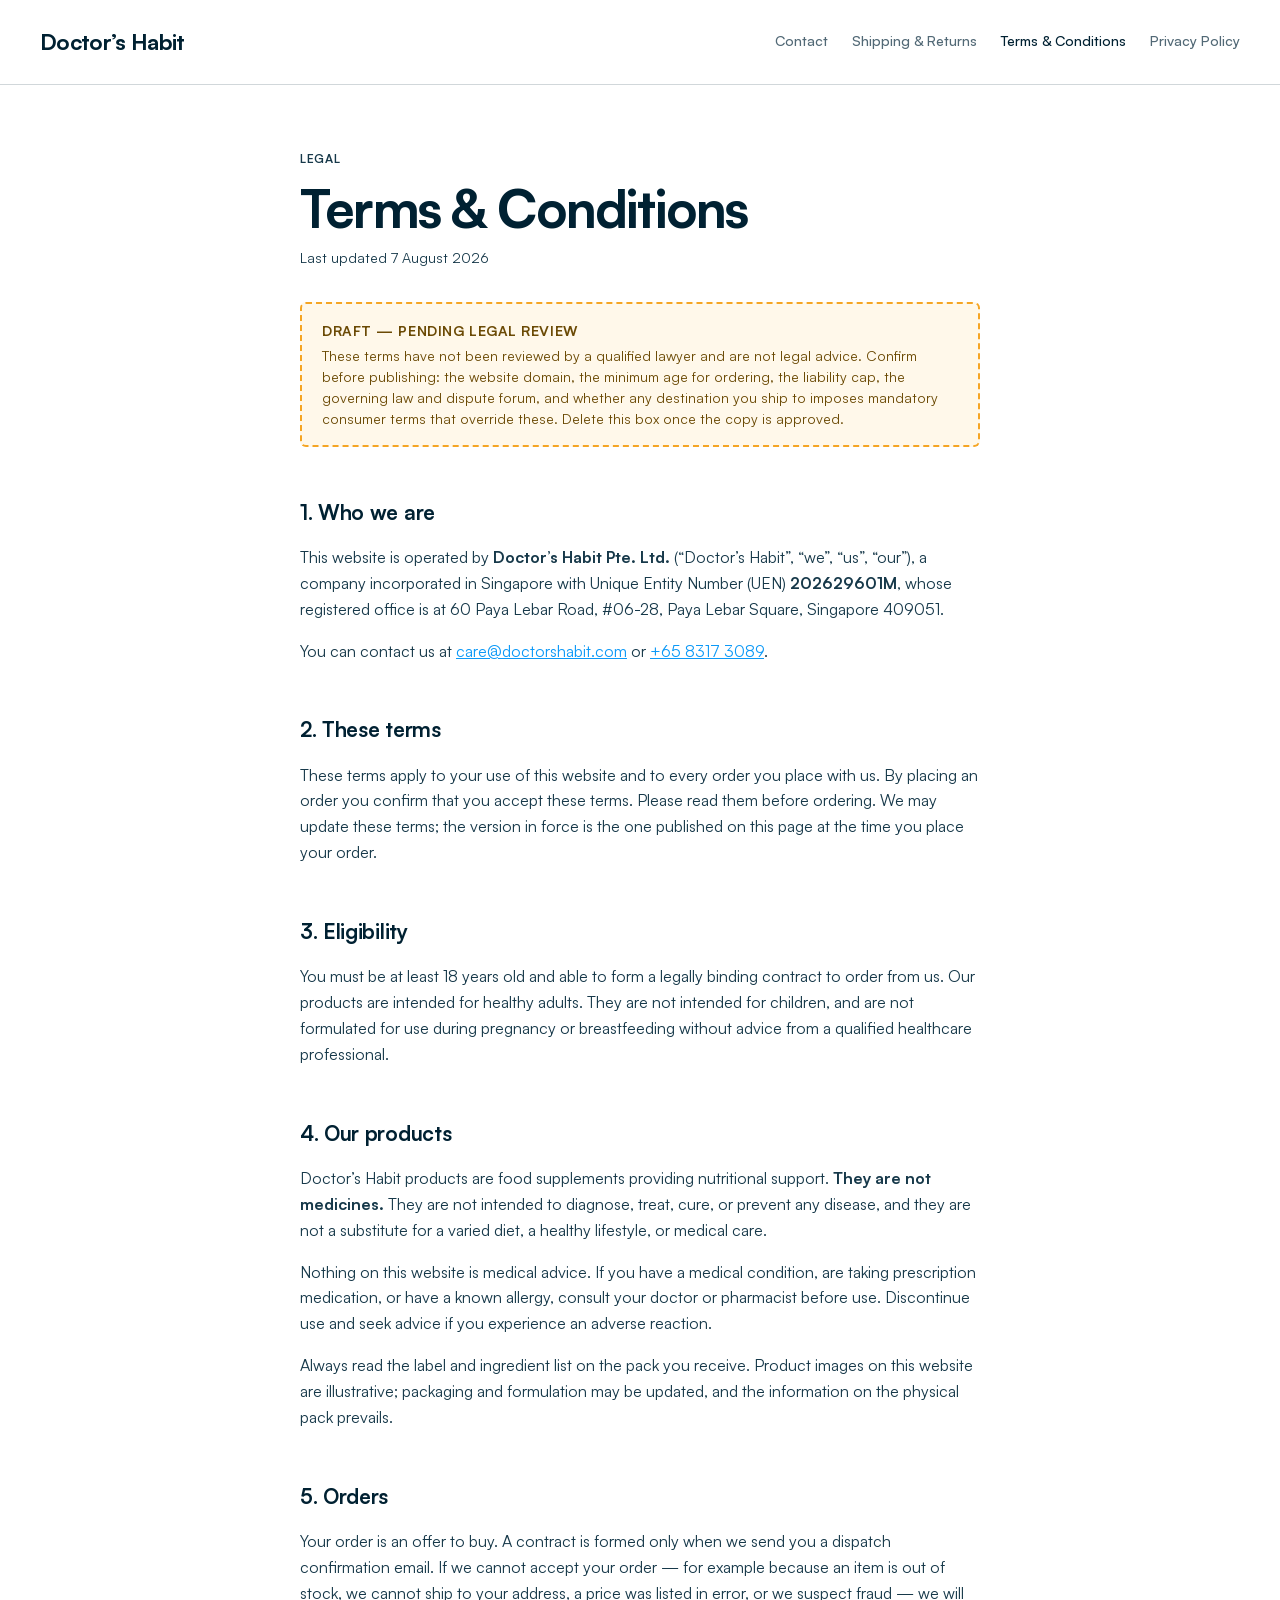
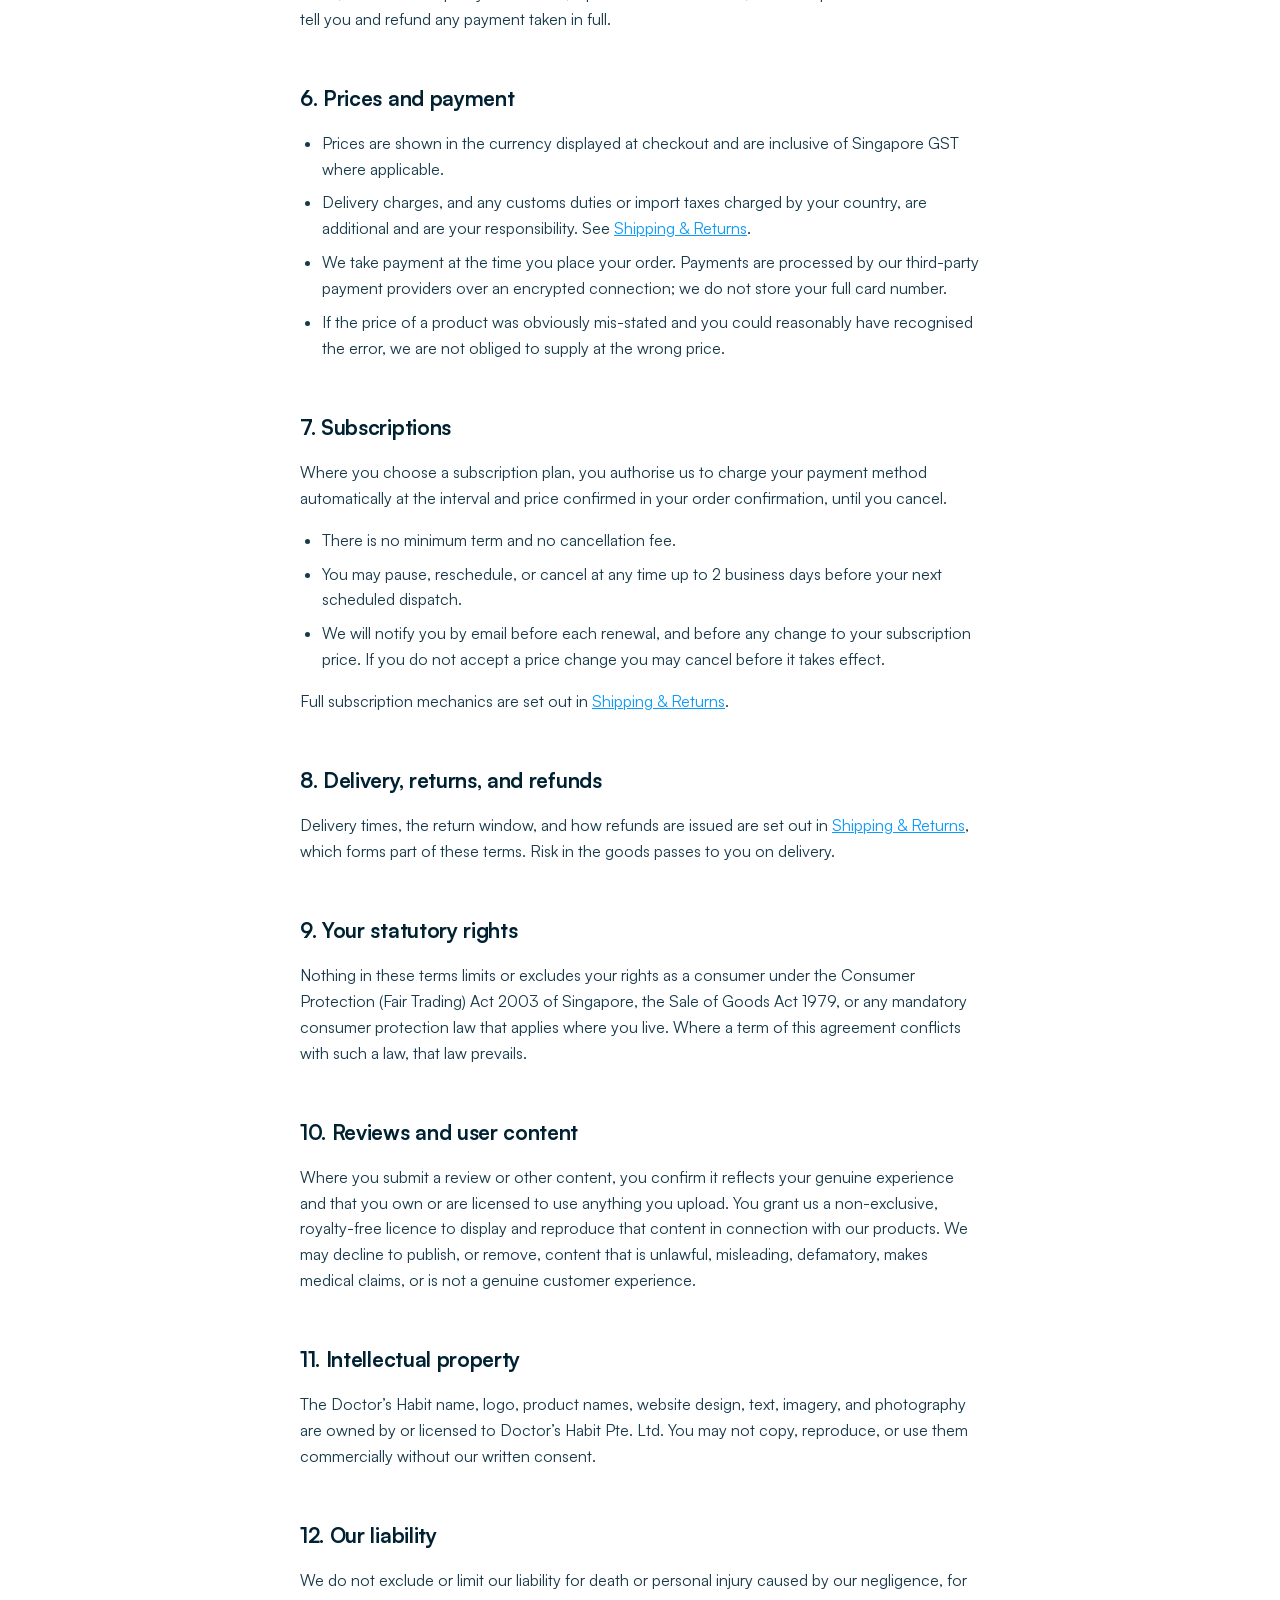
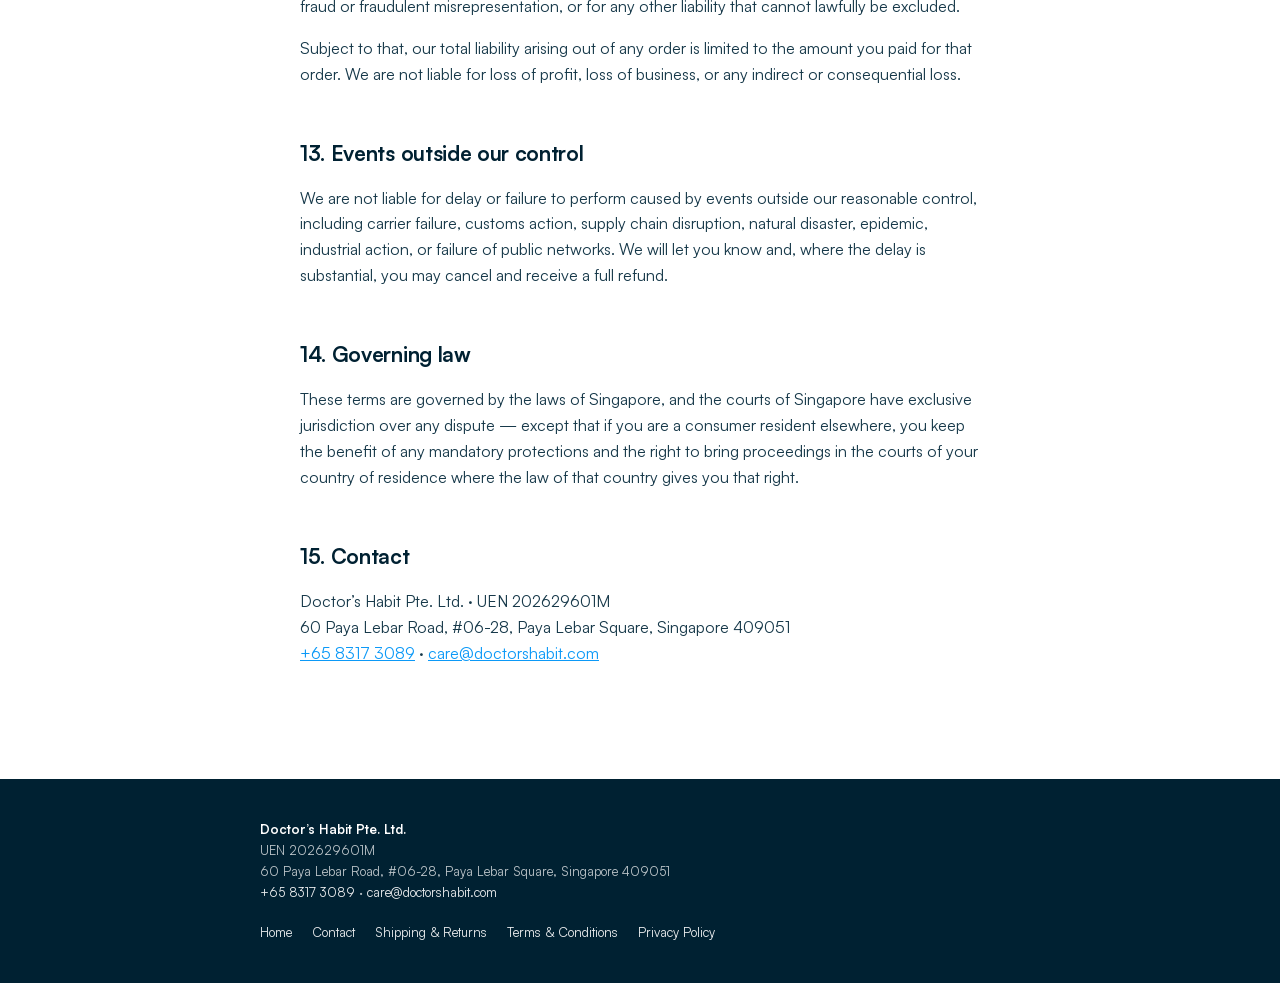
<file: terms.html>
<!doctype html>
<html lang="en">
<head>
    <meta name="robots" content="noindex, nofollow, noarchive" />
<meta charset="utf-8">
<meta name="viewport" content="width=device-width, initial-scale=1">
<title>Terms &amp; Conditions | Doctor’s Habit</title>
<meta name="description" content="Terms and conditions of sale for Doctor’s Habit Pte. Ltd., including pricing, payment, subscriptions, and governing law.">
<link rel="stylesheet" href="/legal.css">
</head>
<body>

<header class="legal-header">
  <a class="legal-header__mark" href="/">Doctor’s Habit</a>
  <nav aria-label="Legal pages">
    <a href="/contact.html">Contact</a>
    <a href="/shipping-returns.html">Shipping &amp; Returns</a>
    <a href="/terms.html" aria-current="page">Terms &amp; Conditions</a>
    <a href="/privacy.html">Privacy Policy</a>
  </nav>
</header>

<main class="legal">
  <p class="legal__eyebrow">Legal</p>
  <h1>Terms &amp; Conditions</h1>
  <p class="legal__updated">Last updated 7 August 2026</p>

  <!-- REMOVE BEFORE PUBLISHING -->
  <div class="legal__draft">
    <strong>Draft — pending legal review</strong>
    These terms have not been reviewed by a qualified lawyer and are not legal
    advice. Confirm before publishing: the website domain, the minimum age for
    ordering, the liability cap, the governing law and dispute forum, and
    whether any destination you ship to imposes mandatory consumer terms that
    override these. Delete this box once the copy is approved.
  </div>
  <!-- /REMOVE BEFORE PUBLISHING -->

  <h2>1. Who we are</h2>
  <p>
    This website is operated by <strong>Doctor’s Habit Pte. Ltd.</strong>
    (“Doctor’s Habit”, “we”, “us”, “our”), a company incorporated in Singapore
    with Unique Entity Number (UEN) <strong>202629601M</strong>, whose
    registered office is at 60 Paya Lebar Road, #06-28, Paya Lebar Square,
    Singapore 409051.
  </p>
  <p>
    You can contact us at
    <a href="mailto:care@doctorshabit.com">care@doctorshabit.com</a> or
    <a href="tel:+6583173089">+65 8317 3089</a>.
  </p>

  <h2>2. These terms</h2>
  <p>
    These terms apply to your use of this website and to every order you place
    with us. By placing an order you confirm that you accept these terms. Please
    read them before ordering. We may update these terms; the version in force
    is the one published on this page at the time you place your order.
  </p>

  <h2>3. Eligibility</h2>
  <p>
    You must be at least 18 years old and able to form a legally binding
    contract to order from us. Our products are intended for healthy adults.
    They are not intended for children, and are not formulated for use during
    pregnancy or breastfeeding without advice from a qualified healthcare
    professional.
  </p>

  <h2>4. Our products</h2>
  <p>
    Doctor’s Habit products are food supplements providing nutritional support.
    <strong>They are not medicines.</strong> They are not intended to diagnose,
    treat, cure, or prevent any disease, and they are not a substitute for a
    varied diet, a healthy lifestyle, or medical care.
  </p>
  <p>
    Nothing on this website is medical advice. If you have a medical condition,
    are taking prescription medication, or have a known allergy, consult your
    doctor or pharmacist before use. Discontinue use and seek advice if you
    experience an adverse reaction.
  </p>
  <p>
    Always read the label and ingredient list on the pack you receive. Product
    images on this website are illustrative; packaging and formulation may be
    updated, and the information on the physical pack prevails.
  </p>

  <h2>5. Orders</h2>
  <p>
    Your order is an offer to buy. A contract is formed only when we send you a
    dispatch confirmation email. If we cannot accept your order — for example
    because an item is out of stock, we cannot ship to your address, a price was
    listed in error, or we suspect fraud — we will tell you and refund any
    payment taken in full.
  </p>

  <h2>6. Prices and payment</h2>
  <ul>
    <li>
      Prices are shown in the currency displayed at checkout and are inclusive
      of Singapore GST where applicable.
    </li>
    <li>
      Delivery charges, and any customs duties or import taxes charged by your
      country, are additional and are your responsibility. See
      <a href="/shipping-returns.html">Shipping &amp; Returns</a>.
    </li>
    <li>
      We take payment at the time you place your order. Payments are processed
      by our third-party payment providers over an encrypted connection; we do
      not store your full card number.
    </li>
    <li>
      If the price of a product was obviously mis-stated and you could
      reasonably have recognised the error, we are not obliged to supply at the
      wrong price.
    </li>
  </ul>

  <h2>7. Subscriptions</h2>
  <p>
    Where you choose a subscription plan, you authorise us to charge your
    payment method automatically at the interval and price confirmed in your
    order confirmation, until you cancel.
  </p>
  <ul>
    <li>There is no minimum term and no cancellation fee.</li>
    <li>
      You may pause, reschedule, or cancel at any time up to 2 business days
      before your next scheduled dispatch.
    </li>
    <li>
      We will notify you by email before each renewal, and before any change to
      your subscription price. If you do not accept a price change you may
      cancel before it takes effect.
    </li>
  </ul>
  <p>
    Full subscription mechanics are set out in
    <a href="/shipping-returns.html">Shipping &amp; Returns</a>.
  </p>

  <h2>8. Delivery, returns, and refunds</h2>
  <p>
    Delivery times, the return window, and how refunds are issued are set out in
    <a href="/shipping-returns.html">Shipping &amp; Returns</a>, which forms part
    of these terms. Risk in the goods passes to you on delivery.
  </p>

  <h2>9. Your statutory rights</h2>
  <p>
    Nothing in these terms limits or excludes your rights as a consumer under
    the Consumer Protection (Fair Trading) Act 2003 of Singapore, the Sale of
    Goods Act 1979, or any mandatory consumer protection law that applies where
    you live. Where a term of this agreement conflicts with such a law, that law
    prevails.
  </p>

  <h2>10. Reviews and user content</h2>
  <p>
    Where you submit a review or other content, you confirm it reflects your
    genuine experience and that you own or are licensed to use anything you
    upload. You grant us a non-exclusive, royalty-free licence to display and
    reproduce that content in connection with our products. We may decline to
    publish, or remove, content that is unlawful, misleading, defamatory, makes
    medical claims, or is not a genuine customer experience.
  </p>

  <h2>11. Intellectual property</h2>
  <p>
    The Doctor’s Habit name, logo, product names, website design, text, imagery,
    and photography are owned by or licensed to Doctor’s Habit Pte. Ltd. You may
    not copy, reproduce, or use them commercially without our written consent.
  </p>

  <h2>12. Our liability</h2>
  <p>
    We do not exclude or limit our liability for death or personal injury caused
    by our negligence, for fraud or fraudulent misrepresentation, or for any
    other liability that cannot lawfully be excluded.
  </p>
  <p>
    Subject to that, our total liability arising out of any order is limited to
    the amount you paid for that order. We are not liable for loss of profit,
    loss of business, or any indirect or consequential loss.
  </p>

  <h2>13. Events outside our control</h2>
  <p>
    We are not liable for delay or failure to perform caused by events outside
    our reasonable control, including carrier failure, customs action, supply
    chain disruption, natural disaster, epidemic, industrial action, or failure
    of public networks. We will let you know and, where the delay is
    substantial, you may cancel and receive a full refund.
  </p>

  <h2>14. Governing law</h2>
  <p>
    These terms are governed by the laws of Singapore, and the courts of
    Singapore have exclusive jurisdiction over any dispute — except that if you
    are a consumer resident elsewhere, you keep the benefit of any mandatory
    protections and the right to bring proceedings in the courts of your country
    of residence where the law of that country gives you that right.
  </p>

  <h2>15. Contact</h2>
  <p>
    Doctor’s Habit Pte. Ltd. · UEN 202629601M<br>
    60 Paya Lebar Road, #06-28, Paya Lebar Square, Singapore 409051<br>
    <a href="tel:+6583173089">+65 8317 3089</a> ·
    <a href="mailto:care@doctorshabit.com">care@doctorshabit.com</a>
  </p>
</main>

<footer class="legal-footer">
  <div class="legal-footer__inner">
    <address>
      <span class="legal-footer__name">Doctor’s Habit Pte. Ltd.</span>
      <span>UEN 202629601M</span>
      <span>60 Paya Lebar Road, #06-28, Paya Lebar Square, Singapore 409051</span>
      <span>
        <a href="tel:+6583173089">+65 8317 3089</a> ·
        <a href="mailto:care@doctorshabit.com">care@doctorshabit.com</a>
      </span>
    </address>
    <nav aria-label="Legal pages">
      <a href="/">Home</a>
      <a href="/contact.html">Contact</a>
      <a href="/shipping-returns.html">Shipping &amp; Returns</a>
      <a href="/terms.html">Terms &amp; Conditions</a>
      <a href="/privacy.html">Privacy Policy</a>
    </nav>
  </div>
</footer>

</body>
</html>
</file>
<file: assets/styles-BmK5EphQ.css>
@font-face{font-family:Satoshi;src:url([data-uri]) format("woff2");font-style:normal;font-weight:300 900;font-display:swap}@font-face{font-family:Satoshi;src:url([data-uri]) format("woff2");font-style:italic;font-weight:300 900;font-display:swap}.social-wall{width:100%;padding:var(--space-80) 0 var(--space-88);color:var(--navy);background:var(--paper);overflow:hidden}.social-wall__header{margin:0 auto var(--space-40);padding:0 var(--desktop-page-gutter, var(--space-32));display:grid;justify-items:center;gap:var(--space-16);text-align:center}.social-wall__header h2{max-width:20ch;margin:0;font-size:48px;font-weight:500;letter-spacing:-.045em;line-height:1.04}.social-wall__header h2 em{font-style:italic}.social-wall__strip{--social-gap: var(--space-12);--social-gutter: var(--desktop-page-gutter, var(--space-32));width:max-content;margin:0;padding:0;display:flex;gap:var(--social-gap);list-style:none;animation:social-wall-scroll 50s linear infinite}.social-wall__strip:hover,.social-wall__strip:focus-within{animation-play-state:paused}@keyframes social-wall-scroll{0%{transform:translate(0)}to{transform:translate(calc(-50% - var(--social-gap) / 2))}}.social-post{width:232px;flex:0 0 auto;position:relative;overflow:hidden;border-radius:var(--radius-object);scroll-snap-align:start}.social-post img{width:100%;aspect-ratio:1 / 1;object-fit:cover;display:block}.social-post:after{content:"";position:absolute;inset:auto 0 0;height:45%;background:linear-gradient(to top,#000000b8,#0000);pointer-events:none}.social-post__handle{position:absolute;z-index:1;bottom:var(--space-12);left:var(--space-12);color:var(--paper);font-size:12px;font-weight:650;letter-spacing:.02em;line-height:16px}@media(max-width:800px){.social-wall{padding:var(--space-64) 0 var(--space-72)}.social-wall__header{margin-bottom:var(--space-32);padding:0 var(--space-24)}.social-wall__header h2{font-size:32px}.social-wall__strip{--social-gap: var(--space-8);--social-gutter: var(--space-24)}.social-post{width:172px}}@media(prefers-reduced-motion:reduce){.social-wall__strip{width:auto;padding:0 var(--social-gutter);overflow-x:auto;scroll-snap-type:x mandatory;scrollbar-width:none;animation:none}.social-post--repeat{display:none}}.reviews.reviews--verified{width:100%;padding:84px max(24px,calc((100vw - 1440px)/2)) 96px;display:block;color:var(--navy);background:var(--paper)}.reviews__inner{width:100%}.reviews__header{padding-bottom:var(--space-24);display:flex;align-items:end;justify-content:space-between;gap:var(--space-32);border-bottom:1px solid var(--line)}.reviews__product{margin:0 0 var(--space-4);color:#002132a8;font-size:18px;line-height:1.3}.reviews--verified .reviews__header h2{margin:0;font-size:28px;font-weight:700;letter-spacing:-.02em;line-height:1.2}.reviews__summary{padding:var(--space-40) 0;display:flex;align-items:center;gap:var(--space-56);flex-wrap:wrap}.reviews__average{margin:0;display:flex;align-items:center;gap:var(--space-16)}.reviews__average strong{font-size:48px;font-weight:500;letter-spacing:-.04em;line-height:1}.reviews__count{margin:var(--space-8) 0 0;color:#002132b3;font-size:15px;line-height:1.4}.review-distribution{min-width:280px;padding-left:var(--space-40);display:grid;gap:8px;border-left:1px solid var(--line)}.review-distribution__stars{display:inline-flex;gap:1px;color:var(--star)}.review-photos{width:fit-content;margin:0 0 0 auto;padding:0;display:grid;grid-template-columns:repeat(4,88px);gap:var(--space-8);list-style:none}.review-photos img{width:88px;height:88px;display:block;object-fit:cover;background:var(--mist);border-radius:var(--radius-control)}.reviews__toolbar{padding:var(--space-16) 0;display:flex;align-items:center;justify-content:space-between;gap:var(--space-24);flex-wrap:wrap;border-top:1px solid var(--line);border-bottom:1px solid var(--line)}.reviews__tab{margin:0;display:inline-flex;align-items:center;gap:var(--space-8);font-size:15px;font-weight:650}.reviews__tab span{padding:3px var(--space-8);color:#002132b8;background:var(--mist);border-radius:var(--radius-control);font-size:13px;font-weight:600}.review-write-button{min-width:176px;height:48px;margin-top:24px;padding:0 26px;display:inline-flex;align-items:center;justify-content:center;color:var(--paper);background:var(--navy);border:1px solid var(--navy);border-radius:var(--radius-control);font:inherit;font-size:13px;font-weight:600;line-height:1;letter-spacing:.12em;cursor:pointer;transition:background .16s ease,border-color .16s ease}.review-write-button:hover{background:#07384f;border-color:#07384f}.review-write-button:focus-visible{outline:2px solid var(--blue);outline-offset:3px}.review-distribution__row{display:grid;grid-template-columns:76px minmax(0,1fr) 56px;align-items:center;gap:10px;font-size:12px}.review-distribution__row>span{display:inline-flex;align-items:center;gap:4px}.review-distribution__row>span svg{color:var(--star)}.review-distribution__row>i{height:5px;display:block;overflow:hidden;background:#00213221;border-radius:999px}.review-distribution__row>i b{height:100%;display:block;background:var(--navy)}.review-distribution__row>em{color:#002132a8;font-style:normal;text-align:right}.reviews--verified .review-feed{min-width:0}.review-row{padding:var(--space-32) 0;display:grid;grid-template-columns:48px minmax(0,1fr);gap:var(--space-20);border-bottom:1px solid var(--line)}.review-row__avatar{width:48px;height:48px;display:grid;place-items:center;color:#002132b8;background:var(--mist);border-radius:50%;font-size:15px;font-weight:650;letter-spacing:.02em}.review-row__main{min-width:0;display:grid;gap:var(--space-8)}.review-row__head{display:flex;align-items:baseline;justify-content:space-between;gap:var(--space-16);flex-wrap:wrap}.review-row__identity{margin:0;display:inline-flex;align-items:baseline;gap:var(--space-12);flex-wrap:wrap;font-size:15px}.review-row__verified{color:#1f8a4c;font-size:13px;font-weight:600}.review-row__head time{color:#0021328f;font-size:13px;white-space:nowrap}.review-row__age{margin:0;color:#0021328f;font-size:13px;line-height:1.3}.review-row h3{margin:var(--space-4) 0 0;font-size:16px;font-weight:700;line-height:1.35}.review-row__body{max-width:78ch;margin:0;color:#002132d1;font-size:15px;line-height:1.55}.review-row__photos{margin:var(--space-8) 0 0;padding:0;display:flex;gap:var(--space-8);flex-wrap:wrap;list-style:none}.review-row__photos img{width:104px;height:104px;display:block;object-fit:cover;background:var(--mist);border-radius:var(--radius-control)}@media(max-width:800px){.review-row__photos img{width:72px;height:72px}}.reviews--verified .review-filters{margin:0;display:flex;align-items:center;gap:8px;flex-wrap:wrap}.review-select{height:38px;position:relative;display:inline-flex;align-items:center;border:1px solid var(--line);border-radius:999px}.review-select select{height:100%;padding:0 39px 0 16px;-webkit-appearance:none;-moz-appearance:none;appearance:none;color:var(--navy);background:transparent;border:0;border-radius:inherit;outline-offset:3px;font:inherit;font-size:12px;font-weight:650;letter-spacing:.06em;text-transform:uppercase;cursor:pointer}.review-select svg{position:absolute;right:13px;pointer-events:none}.reviews--verified .review-filters button{min-height:38px;padding:0 16px;color:var(--navy);background:transparent;border:1px solid var(--line);border-radius:999px;font-size:12px;font-weight:650;letter-spacing:.06em;text-transform:uppercase}.review-result-count{margin-left:auto;align-self:center;color:var(--muted);font-size:12px}.reviews--verified .review-filters button:hover,.reviews--verified .review-filters button:focus-visible{border-color:var(--navy)}.reviews--verified .review-filters button.is-active{color:#fff;background:var(--navy);border-color:var(--navy)}.review-stars{display:flex;gap:2px;color:var(--star)}.review-no-results{min-height:220px;padding:54px 0;border-bottom:1px solid var(--line)}.review-no-results h3{margin:0 0 10px;font-size:20px;font-weight:550}.review-no-results p{margin:0;color:var(--muted)}@media(max-width:800px){.reviews.reviews--verified{padding:54px 24px 72px;display:block}.reviews__header{display:grid;justify-items:start;gap:var(--space-20)}.reviews--verified .reviews__header h2{font-size:24px}.reviews__summary{padding:var(--space-32) 0;display:grid;gap:var(--space-24)}.review-distribution{min-width:0;padding-left:0;padding-top:var(--space-24);border-left:0;border-top:1px solid var(--line)}.reviews__average strong{font-size:40px}.review-write-button{width:100%}.reviews--verified .review-filters{margin-right:-24px;padding:0 24px 12px 0;flex-wrap:nowrap;overflow-x:auto;scrollbar-width:none;overscroll-behavior-x:contain}.reviews--verified .review-filters::-webkit-scrollbar{display:none}.review-select,.reviews--verified .review-filters button{flex:0 0 auto}.review-photos{width:100%;margin:0;grid-template-columns:repeat(4,minmax(0,1fr))}.review-photos img{width:100%;height:auto;aspect-ratio:1}.reviews__toolbar{align-items:start;flex-direction:column;gap:var(--space-12)}.review-row{padding:var(--space-24) 0;grid-template-columns:40px minmax(0,1fr);gap:var(--space-16)}.review-row__avatar{width:40px;height:40px;font-size:14px}}:root{--blue: #0c99f7;--action-blue: rgb(12, 152, 247);--blue-ink: #0071b8;--cyan: #61d5e8;--navy: #002132;--paper: #ffffff;--mist: #eff8fc;--line: rgba(0, 33, 50, .18);--muted: #526976;--star: #f5a524;--sale: #c8102e;--max: 1280px;--space-2: 2px;--space-4: 4px;--space-8: 8px;--space-12: 12px;--space-16: 16px;--space-20: 20px;--space-24: 24px;--space-28: 28px;--space-32: 32px;--space-40: 40px;--space-48: 48px;--space-56: 56px;--space-64: 64px;--space-72: 72px;--space-80: 80px;--space-88: 88px;--space-96: 96px;--space-120: 120px;--space-128: 128px;--space-144: 144px;--space-stack-xs: var(--space-4);--space-stack-sm: var(--space-8);--space-stack-md: var(--space-16);--space-stack-lg: var(--space-24);--space-stack-xl: var(--space-32);--space-section-y: var(--space-80);--space-section-gap: var(--space-16);--section-block: var(--space-72);--section-block-sm: var(--space-32);--space-page-inline: var(--space-32);--font-section-display: 56px;--line-section-display: 56px;font-family:Satoshi,Arial,sans-serif;color:var(--navy);background:var(--paper);font-synthesis:none}*{box-sizing:border-box}html{scroll-behavior:auto;scroll-padding-top:112px}body{margin:0;min-width:320px;min-height:100vh;color:var(--navy);background:var(--paper);-webkit-font-smoothing:antialiased}button,input{font:inherit}button,a,summary{-webkit-tap-highlight-color:transparent}button{color:inherit}a{color:inherit;text-decoration:none}img{display:block;max-width:100%}h1,h2,h3,p,ul,blockquote{margin-top:0}h1,h2,h3{letter-spacing:-.035em;line-height:100%}p{line-height:156%}.skip-link{position:fixed;left:20px;top:-80px;z-index:100;padding:13px 18px;color:#fff;background:var(--navy)}.skip-link:focus{top:18px}.announcement{min-height:34px;padding:7px 4vw;display:flex;align-items:center;justify-content:center;gap:48px;color:var(--navy);background:var(--blue);font-size:14px;font-weight:700;letter-spacing:.03em}.announcement__secondary{opacity:.86}.site-header{position:relative;z-index:20;height:82px;padding:0 max(4vw,calc((100vw - var(--max)) / 2));display:grid;grid-template-columns:1fr auto 1fr;align-items:center;gap:40px;background:#fffffff5}.brand-logo{width:184px;height:auto}.brand-logo--reversed{filter:brightness(0) invert(1)}.desktop-nav{display:flex;align-items:center;gap:36px;font-size:16px;font-weight:600}.desktop-nav a,.footer a{transition:color .16s ease}.desktop-nav a:hover,.footer a:hover{color:var(--blue)}.header-actions{justify-self:end;display:flex;gap:6px}.icon-button{width:48px;height:48px;display:inline-grid;place-items:center;border:0;background:transparent;cursor:pointer}.icon-button:hover{color:var(--blue)}.menu-button,.mobile-nav{display:none}.hero{min-height:790px;display:grid;grid-template-columns:minmax(0,1.04fr) minmax(480px,.96fr);border-bottom:1px solid var(--line)}@media(max-width:800px){.hero{border-bottom:0}}.payment-badges{margin:var(--space-16) 0;padding:0;display:flex;flex-wrap:nowrap;align-items:center;justify-content:center;gap:7px;list-style:none}.payment-badges li{flex:0 1 44px;min-width:0;display:flex;align-items:center}.payment-badges img{width:100%;height:auto;display:block}.payment-badges li[data-method=dbs]{aspect-ratio:38 / 24;justify-content:center;padding:3px 5px;background:#fff;border:1px solid rgba(0,0,0,.07);border-radius:3px}.payment-badges li[data-method=dbs] img{width:auto;height:100%;object-fit:contain}@media(max-width:800px){.payment-badges{gap:5px}}.guarantee-note{margin:var(--space-16) 0 0;padding:var(--space-16);display:flex;align-items:flex-start;gap:var(--space-12);background:var(--mist);border:1px solid var(--line);border-radius:12px}.guarantee-note__icon{flex:0 0 auto;display:inline-flex;align-items:center;justify-content:center;color:var(--blue)}.guarantee-note__copy{min-width:0}.guarantee-note__copy h3{margin:0 0 3px;color:var(--navy);font-size:15px;font-weight:700;line-height:1.3}.guarantee-note__copy p{margin:0;color:#002132ad;font-size:13px;line-height:1.5;text-wrap:pretty}.gallery-panel{min-width:0;padding:42px clamp(32px,5vw,84px) 30px;display:grid;grid-template-rows:minmax(540px,1fr) auto;gap:22px;background:var(--mist)}.gallery-stage{min-height:540px;position:relative;overflow:hidden}.product-stage{width:100%;height:100%;min-height:540px;position:relative;display:flex;align-items:center;justify-content:center}.product-stage:after{content:"";position:absolute;left:12%;right:12%;bottom:8%;height:26px;border-radius:50%;background:#00213217;filter:blur(17px)}.product-tub{position:relative;z-index:2;width:min(60%,430px);filter:drop-shadow(0 28px 22px rgba(0,33,50,.09))}.product-tub--back{width:min(57%,420px)}.product-stick{position:absolute;z-index:3;right:7%;bottom:4%;width:min(34%,250px);filter:drop-shadow(0 20px 14px rgba(0,33,50,.12))}.product-stick--large{position:relative;right:auto;bottom:auto;width:min(60%,460px)}.gallery-lifestyle{width:100%;height:100%;min-height:540px;object-fit:cover;object-position:center}.gallery-thumbs{display:grid;grid-template-columns:repeat(4,minmax(0,1fr));gap:10px}.gallery-thumb{min-width:0;min-height:92px;padding:8px;display:grid;grid-template-columns:44px 1fr;align-items:center;gap:8px;text-align:left;font-size:12px;font-weight:700;border:1px solid transparent;background:#ffffffb8;cursor:pointer}.gallery-thumb img{width:44px;height:60px;object-fit:contain}.gallery-thumb.is-selected{border-color:var(--blue);background:#fff}.purchase-panel{padding:clamp(56px,6vw,92px) clamp(42px,7vw,104px);display:flex;flex-direction:column;justify-content:center}.rating-placeholder{margin-bottom:28px;display:flex;align-items:center;gap:14px;color:var(--muted);font-size:14px}.empty-stars{display:flex;gap:2px;color:var(--blue)}.product-kicker,.eyebrow{margin-bottom:18px;color:var(--blue-ink);font-size:14px;font-weight:800;letter-spacing:.14em;text-transform:uppercase}.purchase-panel h1{margin-bottom:12px;font-size:clamp(58px,5.2vw,84px);font-weight:500}.purchase-panel h2{margin-bottom:24px;font-size:clamp(28px,2.6vw,42px);font-weight:500}.hero-copy{max-width:600px;margin-bottom:25px;color:var(--muted);font-size:18px}.benefit-list{margin:0 0 30px;padding:0;display:grid;gap:10px;list-style:none;font-size:18px;font-weight:600}.benefit-list li{display:flex;align-items:center;gap:10px}.benefit-list svg{color:var(--blue);flex:0 0 auto}.price-line{padding:18px 0;display:flex;align-items:center;justify-content:space-between;gap:20px;border-top:1px solid var(--line);border-bottom:1px solid var(--line);font-size:16px;font-weight:700}.price-line span:last-child{color:var(--muted);font-size:14px;font-weight:500}.purchase-options{margin:24px 0 16px;padding:0;display:grid;gap:10px;border:0}.purchase-options legend{position:absolute;width:1px;height:1px;padding:0;overflow:hidden;clip:rect(0 0 0 0);white-space:nowrap;border:0}.purchase-option{min-height:76px;padding:13px 16px;display:grid;grid-template-columns:auto 1fr auto;align-items:center;gap:14px;border:1px solid var(--line);cursor:pointer}.purchase-option.is-selected{border:2px solid var(--blue);padding:12px 15px}.purchase-option input[type=radio]{-webkit-appearance:none;-moz-appearance:none;appearance:none;width:20px;height:20px;margin:0;display:grid;place-content:center;flex:0 0 20px;background:var(--paper);border:1.5px solid var(--navy);border-radius:50%;cursor:pointer}.purchase-option input[type=radio]:before{content:"";width:8px;height:8px;background:var(--navy);border-radius:50%;transform:scale(0)}.purchase-option input[type=radio]:checked:before{transform:scale(1)}.purchase-option input[type=radio]:focus-visible{outline:2px solid var(--blue);outline-offset:3px}.purchase-option span{display:grid;gap:3px}.purchase-option strong{font-size:16px}.purchase-option small{color:var(--muted);font-size:14px}.selection-check{opacity:0;color:var(--blue)}.purchase-option.is-selected .selection-check{opacity:1}.order-date{margin:var(--space-20) 0 var(--space-16);display:flex;flex-wrap:wrap;align-items:center;justify-content:flex-start;gap:6px 12px;color:var(--navy);font-size:13px;font-weight:600;line-height:1.3;text-align:left}.order-date__main{display:inline-flex;align-items:center;gap:8px}.order-date__dot{width:8px;height:8px;flex:0 0 auto;border-radius:999px;background:#16a34a;box-shadow:0 0 0 3px #16a34a2e;animation:order-date-pulse 1.8s ease-in-out infinite}.order-date__date{font-weight:750}.order-date__sep{color:var(--muted)}.order-date__ships{color:var(--navy)}@keyframes order-date-pulse{0%,to{box-shadow:0 0 0 3px #16a34a2e}50%{box-shadow:0 0 0 5px #16a34a14}}@media(prefers-reduced-motion:reduce){.order-date__dot{animation:none}}.buy-row{display:grid;grid-template-columns:1fr;gap:12px}.quantity{height:54px;display:grid;grid-template-columns:48px 42px 48px;align-items:center;border:1px solid var(--line)}.quantity button{width:48px;height:52px;display:grid;place-items:center;border:0;background:transparent;cursor:pointer}.quantity button:disabled{opacity:.35;cursor:not-allowed}.quantity output{text-align:center;font-weight:700}.primary-button{min-height:54px;padding:0 24px;display:inline-flex;align-items:center;justify-content:center;gap:12px;color:var(--navy);background:var(--blue);border:1px solid var(--blue);font-weight:800;cursor:pointer;transition:background .16s ease,color .16s ease}.primary-button:hover{color:var(--navy);background:#fff}.trust-inline{margin-top:25px;padding-top:20px;display:grid;grid-template-columns:repeat(3,1fr);border-top:1px solid var(--line)}.trust-inline span{padding:0 12px;display:grid;justify-items:center;gap:7px;text-align:center;color:var(--muted);font-size:12px;font-weight:700;border-right:1px solid var(--line)}.trust-inline span:last-child{border-right:0}.trust-inline svg{color:var(--blue)}.checkout-note{margin:20px 0 0;display:flex;align-items:center;justify-content:center;gap:7px;color:var(--muted);font-size:14px}.order-strip{padding:34px max(4vw,calc((100vw - var(--max)) / 2));display:grid;grid-template-columns:1.5fr repeat(5,1fr);align-items:stretch;border-bottom:1px solid var(--line)}.order-intro{padding-right:30px}.order-intro .eyebrow{margin-bottom:10px}.order-intro h2{margin:0;max-width:270px;font-size:28px;line-height:106%}.order-item{min-height:122px;padding:8px 18px;display:grid;grid-template-columns:60px 1fr;align-items:center;gap:12px;border-left:1px solid var(--line)}.order-item img{width:58px;height:82px;object-fit:contain}.order-item span{display:grid;gap:5px;color:var(--muted);font-size:14px;line-height:130%}.order-item strong{color:var(--navy);font-size:14px}.order-item--text{grid-template-columns:36px 1fr}.order-item--text svg{color:var(--blue)}.order-item--gift{grid-template-columns:36px 1fr;background:var(--mist)}.jump-nav{position:sticky;top:0;z-index:15;height:58px;padding-left:max(4vw,calc((100vw - var(--max)) / 2));display:flex;align-items:center;gap:30px;overflow-x:auto;color:#fff;background:var(--navy);font-size:14px;font-weight:700;white-space:nowrap;scrollbar-width:none}.jump-nav::-webkit-scrollbar{display:none}.jump-nav>span{color:var(--cyan);text-transform:uppercase;letter-spacing:.12em}.jump-nav a{opacity:.72}.jump-nav a:hover{opacity:1}.jump-nav button{height:58px;margin-left:auto;padding:0 max(4vw,calc((100vw - var(--max)) / 2)) 0 32px;display:inline-flex;align-items:center;gap:11px;flex:0 0 auto;color:var(--navy);background:var(--blue);border:0;font-weight:800;cursor:pointer}.manifesto{min-height:430px;padding:92px max(4vw,calc((100vw - var(--max)) / 2));display:grid;grid-template-columns:1.5fr .72fr;align-items:end;gap:12vw;color:#fff;background:var(--navy)}.manifesto h2{margin:0;font-size:clamp(64px,8vw,132px);font-weight:450}.manifesto p{max-width:430px;margin:0 0 10px;color:#ffffffc2;font-size:22px}.story-split{min-height:760px;display:grid;grid-template-columns:.83fr 1.17fr;background:#fff}.story-copy{padding:110px clamp(40px,7vw,120px);display:flex;flex-direction:column;justify-content:center}.story-copy h2,.section-heading h2,.ingredient-copy h2,.label-copy h2,.story-carousel__head h2,.videos h2,.reviews h2{margin-bottom:28px;font-size:clamp(52px,6vw,94px);font-weight:450}.story-copy>p:not(.eyebrow){max-width:500px;margin-bottom:32px;color:var(--muted);font-size:20px}.text-link,.quality a,.guarantee a{display:inline-flex;align-items:center;gap:9px;font-weight:800}.text-link{color:var(--blue-ink)}.quality a{color:var(--blue)}.story-split>img{width:100%;height:760px;object-fit:cover}.section-pad{padding:120px max(4vw,calc((100vw - var(--max)) / 2))}.section-heading{max-width:780px;margin-bottom:74px}.section-heading>p:not(.eyebrow){max-width:600px;color:var(--muted);font-size:20px}.section-heading--wide{max-width:980px}.journey{background:var(--paper)}.timeline{display:grid;grid-template-columns:repeat(3,minmax(0,1fr))}.timeline-step{min-width:0;position:relative;padding:0 clamp(20px,3vw,48px) 0 0}.timeline-step+.timeline-step{padding-left:clamp(20px,3vw,48px)}.timeline-day{display:grid;align-items:start}.timeline-day span{font-size:18px;font-weight:700}.timeline-day strong{color:var(--blue);font-size:clamp(100px,12vw,174px);font-weight:350;line-height:90%;letter-spacing:-.07em}.timeline-line{position:absolute;top:45px;left:48%;right:0;height:1px;background:var(--navy)}.timeline-line:after{content:"";position:absolute;top:-3px;right:0;width:7px;height:7px;border-radius:50%;background:var(--navy)}.timeline-step h3{margin:34px 0 14px;font-size:26px}.timeline-step p{max-width:310px;color:var(--muted);font-size:18px}.benefits{background:var(--mist)}.benefit-field{display:grid;grid-template-columns:repeat(4,minmax(0,1fr));border-top:1px solid var(--navy);border-bottom:1px solid var(--navy)}.benefit-field article{min-height:330px;padding:34px;border-right:1px solid var(--line)}.benefit-field article:first-child{padding-left:0}.benefit-field article:last-child{border-right:0}.benefit-field span{color:var(--blue-ink);font-size:14px;font-weight:800}.benefit-field h3{margin:76px 0 20px;font-size:30px}.benefit-field p{color:var(--muted);font-size:18px}.ingredients{min-height:900px;display:grid;grid-template-columns:1.08fr .92fr;background:var(--paper)}.ingredient-image img{width:100%;height:100%;min-height:900px;object-fit:cover}.ingredient-copy{padding:112px clamp(42px,7vw,120px)}.ingredient-intro{max-width:620px;margin-bottom:54px;color:var(--muted);font-size:20px}.label-section{min-height:790px;display:grid;grid-template-columns:.8fr 1.2fr;gap:9vw;background:var(--cyan)}.label-product{display:flex;align-items:center;justify-content:center}.label-product img{width:min(86%,440px);filter:drop-shadow(0 30px 25px rgba(0,33,50,.12))}.label-copy{align-self:center}.label-copy>p:not(.eyebrow){max-width:650px;color:#002132c2;font-size:18px}.facts-disclosure{margin-top:38px;border-top:1px solid var(--navy);border-bottom:1px solid var(--navy)}.facts-disclosure summary{min-height:68px;display:flex;align-items:center;justify-content:space-between;font-size:18px;font-weight:800;cursor:pointer;list-style:none}.facts-disclosure summary::-webkit-details-marker{display:none}.facts-disclosure[open] summary svg{transform:rotate(180deg)}.facts-disclosure>div{padding:24px 0 28px;border-top:1px solid rgba(0,33,50,.2)}.facts-head{display:grid;gap:5px}.facts-head strong{font-size:24px}.facts-head span,.facts-disclosure>div p{color:#002132b8}.ritual{margin-top:42px;display:grid;grid-template-columns:repeat(3,1fr);border-top:1px solid var(--navy)}.ritual>div{padding:24px 18px 0 0}.ritual span{display:block;margin-bottom:26px;color:#00213299;font-size:14px}.ritual strong{font-size:20px}.ritual p{color:#002132b8;font-size:14px}.proof{color:#fff;background:var(--navy)}.proof-quote{min-height:330px;padding:74px max(4vw,calc((100vw - var(--max)) / 2));display:grid;grid-template-columns:auto 1fr .38fr;align-items:center;gap:32px;border-bottom:1px solid rgba(255,255,255,.26)}.quote-mark{color:var(--cyan);font-size:110px;line-height:60%}.proof-quote blockquote{margin:0;max-width:780px;font-size:clamp(34px,4vw,60px);font-weight:450;letter-spacing:-.04em;line-height:106%}.proof-quote p{margin:0;color:#ffffff9e;font-size:14px}.story-carousel{padding:94px max(4vw,calc((100vw - var(--max)) / 2)) 120px}.story-carousel__head{margin-bottom:54px;display:flex;align-items:end;justify-content:space-between;gap:30px}.story-carousel__head h2{margin:0}.carousel-controls{display:flex;gap:8px}.carousel-controls button{width:52px;height:52px;display:grid;place-items:center;color:#fff;background:transparent;border:1px solid rgba(255,255,255,.4);cursor:pointer}.story-carousel__body{display:grid;grid-template-columns:1.35fr .65fr;min-height:520px;border-top:1px solid rgba(255,255,255,.4)}.story-carousel__body>img{width:100%;height:520px;object-fit:cover}.story-pending{padding:56px;display:flex;flex-direction:column;justify-content:flex-end;border-left:1px solid rgba(255,255,255,.4)}.story-pending span{color:var(--cyan);font-size:14px;font-weight:800;letter-spacing:.1em;text-transform:uppercase}.story-pending h3{margin:28px 0 20px;font-size:38px}.story-pending p{color:#ffffffa3}.comparison{background:var(--paper)}.table-scroll{overflow-x:auto;outline-offset:8px}table{width:100%;min-width:820px;border-collapse:collapse;font-size:16px}th,td{height:68px;padding:0 22px;text-align:center;border-bottom:1px solid var(--line)}th:first-child,td:first-child{text-align:left}thead th{color:var(--muted);font-size:14px;text-transform:uppercase;letter-spacing:.08em}.featured-col{color:var(--navy);background:var(--mist)}thead .featured-col{color:var(--navy);background:var(--blue)}td svg{margin:auto;color:var(--blue)}.quality{min-height:830px;display:grid;grid-template-columns:.82fr 1.18fr;gap:11vw;align-items:center;color:#fff;background:var(--navy)}.eyebrow--light{color:var(--cyan)}.quality-intro h2{margin-bottom:34px;font-size:clamp(74px,8vw,132px);font-weight:420}.quality-intro>p:not(.eyebrow){max-width:490px;margin-bottom:35px;color:#ffffffad;font-size:20px}.quality-rows{border-top:1px solid rgba(255,255,255,.36)}.quality-rows article{min-height:178px;padding:30px 0;display:grid;grid-template-columns:52px 1fr auto;align-items:center;gap:24px;border-bottom:1px solid rgba(255,255,255,.36)}.quality-rows article>svg{color:var(--cyan)}.quality-rows h3{margin:0 0 10px;font-size:30px}.quality-rows p{max-width:520px;margin:0;color:#ffffffa3;font-size:16px}.quality-rows article>span{color:var(--cyan);font-size:14px;font-weight:800;text-transform:uppercase;letter-spacing:.09em}.experts{min-height:720px;display:grid;grid-template-columns:1fr 1fr;background:#fff}.experts-image img{width:100%;height:720px;object-fit:cover}.experts-copy{padding:105px clamp(42px,7vw,120px)}.experts-copy h2{margin-bottom:30px;font-size:clamp(54px,6vw,90px);font-weight:450}.experts-copy>p:not(.eyebrow){max-width:620px;margin-bottom:46px;color:var(--muted);font-size:18px}.advisor-status{padding:22px 0;display:flex;align-items:center;justify-content:space-between;gap:20px;border-top:1px solid var(--line)}.advisor-status:last-child{border-bottom:1px solid var(--line)}.advisor-status strong{color:var(--blue-ink);text-align:right}.videos{background:var(--mist)}.section-heading--row{max-width:none;display:flex;align-items:end;justify-content:space-between;gap:50px}.section-heading--row h2{margin-bottom:0}.section-heading--row>p{max-width:400px}.video-grid{display:grid;grid-template-columns:1.25fr .9fr .9fr;gap:18px}.video-tile{min-height:440px;padding:0;position:relative;overflow:hidden;color:#fff;background:var(--navy);border:0;text-align:left;cursor:pointer}.video-tile img{width:100%;height:440px;object-fit:cover;transition:transform .45s ease}.video-tile:hover img{transform:scale(1.025)}.play-button{position:absolute;inset:50% auto auto 50%;width:70px;height:70px;display:grid;place-items:center;color:var(--navy);background:#fff;border-radius:50%;transform:translate(-50%,-50%)}.video-caption{position:absolute;inset:auto 0 0;padding:23px;background:#002132d6;font-size:14px;font-weight:700}.guarantee{min-height:330px;padding:62px max(4vw,calc((100vw - var(--max)) / 2));display:grid;grid-template-columns:auto .85fr 1fr auto;align-items:center;gap:42px;color:var(--navy);background:var(--cyan)}.guarantee .eyebrow{margin-bottom:10px;color:var(--navy)}.guarantee h2{margin:0;font-size:52px;font-weight:480}.guarantee>p{max-width:480px;margin:0;color:#002132b8;font-size:18px}.guarantee a{color:var(--navy);white-space:nowrap}.trust-strip{min-height:108px;padding:20px max(4vw,calc((100vw - var(--max)) / 2));display:grid;grid-template-columns:repeat(5,1fr);align-items:center;border-bottom:1px solid var(--line)}.trust-strip span{min-height:55px;padding:0 18px;display:flex;align-items:center;justify-content:center;gap:10px;text-align:center;color:var(--muted);font-size:14px;font-weight:700;border-right:1px solid var(--line)}.trust-strip span:last-child{border-right:0}.trust-strip svg{flex:0 0 auto;color:var(--blue)}.faq{display:grid;grid-template-columns:.6fr 1.4fr;gap:10vw;background:#fff}.faq-list{border-top:1px solid var(--navy)}.faq-list details{border-bottom:1px solid var(--line)}.faq-list summary{min-height:86px;display:flex;align-items:center;justify-content:space-between;gap:20px;font-size:20px;font-weight:700;cursor:pointer;list-style:none}.faq-list summary::-webkit-details-marker{display:none}.faq-list details[open] summary svg{transform:rotate(45deg)}.faq-list details p{max-width:720px;padding:0 45px 30px 0;color:var(--muted);font-size:18px}.reviews{background:var(--mist)}.reviews-heading{margin-bottom:50px;display:flex;align-items:end;justify-content:space-between;gap:50px}.reviews-heading h2{max-width:800px;margin-bottom:0}.rating-pending{display:grid;justify-items:end;gap:9px;color:var(--muted);font-size:14px}.review-filters{display:flex;gap:8px;flex-wrap:wrap}.review-filters button{min-height:48px;padding:0 18px;color:var(--muted);background:transparent;border:1px solid var(--line);cursor:pointer}.review-filters button.is-active{color:#fff;background:var(--navy);border-color:var(--navy)}.review-empty{min-height:360px;margin-top:26px;padding:60px;display:flex;flex-direction:column;justify-content:flex-end;color:#fff;background:var(--navy)}.review-empty span{color:var(--cyan);font-size:14px;font-weight:800;letter-spacing:.1em;text-transform:uppercase}.review-empty h3{max-width:700px;margin:28px 0 18px;font-size:46px}.review-empty p{max-width:700px;margin-bottom:0;color:#ffffff9e;font-size:18px}.footer{padding:82px max(4vw,calc((100vw - var(--max)) / 2)) 118px;display:grid;grid-template-columns:1.1fr 1.3fr 1fr;gap:80px;color:#fff;background:var(--navy)}.footer-brand p{max-width:300px;margin-top:28px;color:#ffffff9e;font-size:16px}.footer-links{display:grid;grid-template-columns:repeat(3,1fr);gap:30px}.footer-links>div{display:grid;align-content:start;gap:12px}.footer-links strong{margin-bottom:6px;color:var(--cyan);font-size:14px;text-transform:uppercase;letter-spacing:.1em}.footer-links a{color:#ffffffb8;font-size:14px}.footer-form label{display:block;margin-bottom:18px;font-size:18px;font-weight:700}.footer-form>div{height:52px;display:grid;grid-template-columns:1fr auto}.footer-form input{min-width:0;padding:0 16px;color:var(--navy);background:#fff;border:0;outline-offset:3px}.footer-form button{padding:0 22px;color:var(--navy);background:var(--blue);border:0;font-weight:800;cursor:pointer}.footer-legal{grid-column:1 / -1;padding-top:28px;display:flex;gap:28px;color:#ffffff73;font-size:12px;border-top:1px solid rgba(255,255,255,.22)}.footer-legal span:last-child{margin-left:auto}.sticky-cart{position:fixed;z-index:40;left:50%;bottom:18px;width:min(calc(100% - 36px),1080px);min-height:78px;padding:9px 10px 9px 18px;display:grid;grid-template-columns:52px 1fr auto auto;align-items:center;gap:16px;color:#fff;background:var(--navy);border:1px solid rgba(255,255,255,.26);transform:translate(-50%,calc(100% + 40px));opacity:0;pointer-events:none;transition:transform .26s ease,opacity .26s ease}.sticky-cart.is-visible{transform:translate(-50%);opacity:1;pointer-events:auto}.sticky-cart>img{width:50px;height:58px;object-fit:contain;background:#fff}.sticky-product{display:grid;gap:3px}.sticky-product span{color:#ffffffa1;font-size:12px}.sticky-price-group{display:inline-flex;align-items:baseline;gap:8px;white-space:nowrap}.sticky-price-was{color:#ffffff80;font-size:15px;text-decoration:line-through}.sticky-price{color:#fff;font-size:22px;font-weight:750;line-height:1}.sticky-cart button{height:58px;padding:0 25px;display:inline-flex;align-items:center;gap:10px;color:var(--navy);background:var(--blue);border:0;font-weight:800;cursor:pointer}.toast{position:fixed;z-index:60;right:24px;top:28px;padding:15px 20px;color:#fff;background:var(--navy);border-left:4px solid var(--cyan);font-weight:700}.modal-backdrop{position:fixed;z-index:80;top:0;right:0;bottom:0;left:0;padding:24px;display:grid;place-items:center;background:#001520c7}.video-modal{width:min(680px,100%);min-height:440px;padding:60px;position:relative;display:flex;flex-direction:column;align-items:center;justify-content:center;text-align:center;color:#fff;background:var(--navy);border:1px solid rgba(255,255,255,.35)}.modal-close{position:absolute;right:15px;top:15px;width:48px;height:48px;display:grid;place-items:center;color:#fff;background:transparent;border:1px solid rgba(255,255,255,.35);cursor:pointer}.modal-play{width:82px;height:82px;margin-bottom:32px;display:grid;place-items:center;color:var(--navy);background:var(--cyan);border-radius:50%}.video-modal h2{margin-bottom:18px;font-size:46px}.video-modal p{margin-bottom:0;color:#ffffffa6}button:focus-visible,a:focus-visible,summary:focus-visible,input:focus-visible,[tabindex="0"]:focus-visible{outline:3px solid var(--blue);outline-offset:4px}@media(max-width:1100px){.site-header{grid-template-columns:1fr auto}.desktop-nav{display:none}.menu-button{display:inline-grid}.mobile-nav{position:absolute;z-index:30;left:0;right:0;top:82px;padding:24px 4vw 32px;display:grid;gap:18px;color:#fff;background:var(--navy);border-top:1px solid rgba(255,255,255,.25);font-size:20px;font-weight:700}.hero{grid-template-columns:1fr 1fr}.gallery-panel{padding-inline:34px}.purchase-panel{padding-inline:42px}.order-strip{grid-template-columns:repeat(3,1fr)}.order-intro{grid-row:span 2}.order-item{border-bottom:1px solid var(--line)}.benefit-field{grid-template-columns:repeat(2,1fr)}.benefit-field article:nth-child(2){border-right:0}.benefit-field article:nth-child(-n+2){border-bottom:1px solid var(--line)}.video-grid{grid-template-columns:1fr 1fr}.video-tile:first-child{grid-column:1 / -1}.guarantee{grid-template-columns:auto 1fr}.guarantee>p,.guarantee>a{grid-column:2}.trust-strip{grid-template-columns:repeat(3,1fr)}.trust-strip span:nth-child(3){border-right:0}.trust-strip span:nth-child(-n+3){border-bottom:1px solid var(--line)}}@media(max-width:800px){.announcement{min-height:40px;padding-block:8px;font-size:12px}.announcement__secondary{display:none}.site-header{height:70px;padding-inline:20px}.brand-logo{width:145px}.mobile-nav{top:70px}.header-actions .icon-button:first-child{display:none}.hero{display:block}.gallery-panel{padding:24px 20px 18px;grid-template-rows:minmax(420px,1fr) auto}.gallery-stage,.product-stage,.gallery-lifestyle{min-height:420px}.product-tub{width:min(66%,340px)}.product-stick{right:0;width:min(38%,190px)}.gallery-thumbs{grid-template-columns:repeat(4,74px);overflow-x:auto}.gallery-thumb{min-height:78px;display:block;text-align:center}.gallery-thumb img{width:100%;height:52px}.gallery-thumb span{position:absolute;width:1px;height:1px;overflow:hidden;clip:rect(0 0 0 0)}.purchase-panel{padding:48px 20px 54px}.purchase-panel h1{font-size:56px}.purchase-panel h2{font-size:32px}.hero-copy,.story-copy>p:not(.eyebrow),.section-heading>p:not(.eyebrow),.ingredient-intro,.quality-intro>p:not(.eyebrow){font-size:18px}.buy-row{grid-template-columns:1fr}.quantity{grid-template-columns:48px 1fr 48px}.order-strip{padding:38px 20px;grid-template-columns:1fr 1fr}.order-intro{grid-column:1 / -1;grid-row:auto;padding:0 0 30px}.order-intro h2{max-width:none;font-size:34px}.order-item{min-height:142px;padding:15px;border-top:1px solid var(--line);border-left:0}.order-item:nth-child(2n){border-right:1px solid var(--line)}.jump-nav{top:0;height:54px;padding-left:20px;gap:22px}.jump-nav button{display:none}.manifesto{min-height:560px;padding:76px 20px;grid-template-columns:1fr;align-content:center;gap:54px}.manifesto h2{font-size:66px}.story-split{display:flex;flex-direction:column-reverse}.story-split>img{height:520px}.story-copy{padding:72px 20px}.story-copy h2,.section-heading h2,.ingredient-copy h2,.label-copy h2,.story-carousel__head h2,.videos h2,.reviews h2{font-size:54px}.section-pad{padding:84px 20px}.section-heading{margin-bottom:54px}.timeline{grid-template-columns:1fr}.timeline-step,.timeline-step+.timeline-step{padding:38px 0;display:grid;grid-template-columns:130px 1fr;column-gap:28px;border-top:1px solid var(--line)}.timeline-step:last-child{border-bottom:1px solid var(--line)}.timeline-day{grid-row:span 2}.timeline-day strong{font-size:90px}.timeline-line{display:none}.timeline-step h3{margin:25px 0 12px;font-size:24px}.timeline-step p{margin-bottom:0}.benefit-field{grid-template-columns:1fr}.benefit-field article,.benefit-field article:first-child{min-height:280px;padding:30px 0;border-right:0;border-bottom:1px solid var(--line)}.benefit-field article:last-child{border-bottom:0}.benefit-field h3{margin-top:54px}.ingredients{display:block}.ingredient-image img{min-height:520px;height:520px}.ingredient-copy{padding:74px 20px}.label-section{grid-template-columns:1fr;gap:40px}.label-product img{width:min(70%,360px)}.ritual{grid-template-columns:1fr}.ritual>div{padding:20px 0;display:grid;grid-template-columns:44px 1fr;column-gap:14px;border-bottom:1px solid rgba(0,33,50,.25)}.ritual span{grid-row:span 2;margin:0}.ritual p{margin:5px 0 0}.proof-quote{min-height:450px;padding:74px 20px;grid-template-columns:auto 1fr;align-content:center}.proof-quote p{grid-column:2}.story-carousel{padding:80px 20px 92px}.story-carousel__head{align-items:center}.story-carousel__body{display:block}.story-carousel__body>img{height:420px}.story-pending{padding:42px 0 10px;border-left:0}.quality{min-height:auto;grid-template-columns:1fr;gap:68px}.quality-intro h2{font-size:72px}.quality-rows article{grid-template-columns:44px 1fr}.quality-rows article>span{grid-column:2}.experts{display:flex;flex-direction:column}.experts-image img{height:480px}.experts-copy{padding:74px 20px}.experts-copy h2{font-size:58px}.section-heading--row,.reviews-heading{display:block}.section-heading--row>p{margin-top:25px}.video-grid{grid-template-columns:1fr}.video-tile:first-child{grid-column:auto}.video-tile,.video-tile img{min-height:370px;height:370px}.guarantee{padding:70px 20px;display:grid;grid-template-columns:1fr;gap:24px}.guarantee>p,.guarantee>a{grid-column:auto}.guarantee h2{font-size:48px}.trust-strip{padding:20px;grid-template-columns:1fr 1fr}.trust-strip span,.trust-strip span:nth-child(3){min-height:78px;border-right:1px solid var(--line);border-bottom:1px solid var(--line)}.trust-strip span:nth-child(2n){border-right:0}.faq{display:block}.rating-pending{margin-top:28px;justify-items:start}.review-empty{padding:32px}.review-empty h3{font-size:38px}.footer{padding:72px 20px 130px;grid-template-columns:1fr;gap:52px}.footer-links{grid-template-columns:repeat(3,1fr)}.footer-legal{display:grid;gap:12px}.footer-legal span:last-child{margin-left:0}.sticky-cart{bottom:0;width:100%;min-height:76px;padding:8px 10px;grid-template-columns:42px 1fr auto;border-left:0;border-right:0;border-bottom:0}.sticky-cart>img{width:42px;height:52px}.sticky-price-group{display:none}.sticky-cart button{height:56px;padding:0 18px}}@media(max-width:520px){.site-header{grid-template-columns:1fr auto}.header-actions{gap:2px}.gallery-panel{grid-template-rows:minmax(360px,1fr) auto}.gallery-stage,.product-stage,.gallery-lifestyle{min-height:360px}.purchase-panel h1{font-size:48px}.price-line{align-items:flex-start;flex-direction:column;gap:6px}.order-strip{grid-template-columns:1fr}.order-item:nth-child(2n){border-right:0}.order-item:last-child{grid-column:1 / -1;border-right:0}.manifesto h2{font-size:56px}.story-copy h2,.section-heading h2,.ingredient-copy h2,.label-copy h2,.story-carousel__head h2,.videos h2,.reviews h2{font-size:46px}.timeline-step,.timeline-step+.timeline-step{grid-template-columns:105px 1fr;gap:18px}.timeline-day strong{font-size:74px}.proof-quote{grid-template-columns:1fr}.quote-mark{font-size:80px}.proof-quote p{grid-column:auto}.story-carousel__head{display:block}.carousel-controls{margin-top:25px}.advisor-status{align-items:flex-start;flex-direction:column}.advisor-status strong{text-align:left}.trust-strip,.footer-links{grid-template-columns:1fr}.trust-strip span,.trust-strip span:nth-child(3){border-right:0}}@media(prefers-reduced-motion:reduce){html{scroll-behavior:auto}*,*:before,*:after{animation-duration:.01ms!important;animation-iteration-count:1!important;transition-duration:.01ms!important}}:root{--max: 1320px}h1,h2,h3{letter-spacing:-.045em}.eyebrow,.product-kicker{margin-bottom:22px;font-size:12px;letter-spacing:.18em}.jump-nav{height:64px;gap:34px;border-bottom:1px solid rgba(255,255,255,.14)}.jump-nav button{height:64px;padding-right:max(4vw,calc((100vw - var(--max)) / 2));color:var(--cyan);background:transparent;border-left:1px solid rgba(255,255,255,.18)}.sticky-cart{left:0;bottom:0;width:100%;min-height:70px;padding:8px max(4vw,calc((100vw - var(--max)) / 2));grid-template-columns:48px minmax(190px,1fr) auto auto;color:#fff;background:var(--navy);border:0;border-top:2px solid var(--cyan);transform:translateY(calc(100% + 8px))}.sticky-cart.is-visible{transform:translateY(0)}.sticky-cart>img{width:44px;height:52px}.sticky-cart button{height:52px;padding:0 32px}@media(min-width:1101px){.site-header{height:88px}.brand-logo{width:194px}.hero{min-height:940px;grid-template-columns:minmax(0,.98fr) minmax(520px,1.02fr)}.gallery-panel{padding:34px clamp(38px,4.2vw,68px) 26px;grid-template-rows:minmax(620px,1fr) auto;gap:18px}.gallery-stage,.product-stage,.gallery-lifestyle{min-height:620px}.product-tub{width:min(70%,500px)}.product-tub--back{width:min(64%,470px)}.product-stick{right:2%;bottom:1%;width:min(36%,270px)}.product-stick--large{width:min(66%,500px)}.gallery-thumbs{width:min(100%,560px);margin:0 auto;gap:8px}.gallery-thumb{min-height:76px;padding:7px;grid-template-columns:38px 1fr;font-size:12px;background:#ffffff94}.gallery-thumb img{width:38px;height:52px}.purchase-panel{padding:58px clamp(58px,6.2vw,92px);justify-content:center}.rating-placeholder{margin-bottom:24px}.purchase-panel h1{margin-bottom:10px;font-size:clamp(64px,4.7vw,80px);font-weight:440}.purchase-panel h2{margin-bottom:24px;font-size:clamp(32px,2.45vw,40px);font-weight:480}.hero-copy{max-width:570px;margin-bottom:24px;font-size:18px}.benefit-list{margin-bottom:26px;gap:8px}.benefit-list li{font-size:16px}.purchase-options{margin-bottom:12px}.purchase-option{min-height:72px}.order-strip{min-height:218px;padding:38px max(4vw,calc((100vw - var(--max)) / 2));grid-template-columns:1.35fr repeat(5,1fr)}.order-intro{padding-right:46px}.order-intro h2{max-width:250px;font-size:32px}.order-item{min-height:138px;padding:18px 24px}.order-item--gift{background:#61d5e840}.manifesto{min-height:620px;padding:120px max(4vw,calc((100vw - var(--max)) / 2));grid-template-columns:minmax(0,.8fr) minmax(260px,.32fr);gap:12vw}.manifesto h2{font-size:clamp(96px,8.3vw,126px);font-weight:360}.manifesto p{max-width:340px;font-size:22px}.story-split{min-height:850px;grid-template-columns:minmax(430px,.78fr) minmax(0,1.22fr)}.story-copy{padding:110px clamp(64px,7vw,106px)}.story-copy h2{max-width:520px;font-size:clamp(72px,5.7vw,88px)}.story-copy>p:not(.eyebrow){max-width:470px;font-size:20px}.story-split>img{height:850px;object-position:center}.section-pad{padding:142px max(4vw,calc((100vw - var(--max)) / 2))}.section-heading{max-width:920px;margin-bottom:92px}.section-heading h2,.ingredient-copy h2,.label-copy h2,.story-carousel__head h2,.videos h2,.reviews h2{font-size:clamp(72px,5.6vw,88px);font-weight:410}.section-heading>p:not(.eyebrow){max-width:590px;font-size:18px}.journey{min-height:1040px;background:var(--paper)}.journey .section-heading{margin-bottom:110px}.timeline-day strong{font-size:clamp(150px,12.5vw,196px);font-weight:320}.timeline-step h3{margin-top:38px;font-size:30px}.timeline-step p{max-width:340px;font-size:18px}.benefits{background:var(--mist)}.benefits .section-heading{max-width:850px;margin-bottom:80px}.benefit-field{grid-template-columns:repeat(2,minmax(0,1fr));border-bottom:1px solid var(--line)}.benefit-field article,.benefit-field article:first-child{min-height:250px;padding:40px 56px 46px 0;border-top:1px solid var(--line);border-right:1px solid var(--line)}.benefit-field article:nth-child(2n){padding-left:62px;padding-right:0;border-right:0}.benefit-field article:nth-child(-n+2){border-bottom:0}.benefit-field h3{max-width:470px;margin-top:50px;font-size:34px}.benefit-field p{max-width:470px;font-size:18px}.ingredients{min-height:1050px;grid-template-columns:minmax(0,1.18fr) minmax(500px,.82fr)}.ingredient-image img{height:1050px}.ingredient-copy{padding:118px clamp(64px,6.5vw,100px)}.ingredient-copy h2{max-width:520px}.ingredient-intro{max-width:510px;margin-bottom:60px;font-size:20px}.label-section{min-height:900px;padding-block:122px;grid-template-columns:minmax(420px,.74fr) minmax(0,1.26fr);gap:90px}.label-product{align-items:flex-end}.label-product img{width:min(78%,460px);transform:translateY(38px)}.label-copy h2{max-width:700px}.label-copy>p:not(.eyebrow){max-width:650px;font-size:18px}.proof-quote{min-height:500px;padding:118px max(4vw,calc((100vw - var(--max)) / 2));grid-template-columns:auto minmax(0,1fr) minmax(230px,.32fr);gap:34px}.proof-quote blockquote{max-width:920px;font-size:clamp(48px,4.4vw,68px)}.story-carousel{padding:130px max(4vw,calc((100vw - var(--max)) / 2)) 142px;color:var(--navy);background:var(--paper)}.story-carousel__head{margin-bottom:72px}.carousel-controls button{color:var(--navy);border-color:var(--line)}.story-carousel__body{grid-template-columns:minmax(0,1.38fr) minmax(340px,.62fr)}.story-carousel__body>img{height:620px}.story-pending{padding:72px 0 72px 64px;border-left-color:var(--line)}.story-pending h3{max-width:360px;font-size:42px}.story-pending p{max-width:390px;color:var(--muted);font-size:18px}.comparison{display:grid;grid-template-columns:minmax(330px,.66fr) minmax(0,1.34fr);align-items:start;gap:8vw;background:var(--paper)}.comparison .section-heading{margin:0}.comparison .section-heading h2{font-size:clamp(62px,4.8vw,78px)}.comparison .table-scroll{margin-top:22px}.comparison th,.comparison td{padding-block:24px}.quality{min-height:940px;padding-block:150px;grid-template-columns:minmax(360px,.7fr) minmax(0,1.3fr);gap:9vw}.quality-intro h2{font-size:clamp(88px,7vw,108px)}.quality-intro>p:not(.eyebrow){max-width:500px;font-size:20px}.quality-rows article{min-height:178px;padding:40px 0;grid-template-columns:48px 1fr auto;gap:28px}.quality-rows h3{font-size:28px}.quality-rows p{font-size:16px}.experts{min-height:920px;grid-template-columns:minmax(0,1.15fr) minmax(480px,.85fr)}.experts-image img{height:920px}.experts-copy{padding:110px clamp(64px,6.5vw,100px)}.experts-copy h2{max-width:560px;font-size:clamp(72px,5.4vw,86px)}.experts-copy>p:not(.eyebrow){max-width:530px;font-size:18px}.videos{padding-block:142px}.section-heading--row{margin-bottom:72px}.section-heading--row>p{max-width:410px;font-size:18px}.video-grid{grid-template-columns:minmax(0,1.35fr) minmax(300px,.65fr);grid-template-rows:repeat(2,330px);gap:14px}.video-tile,.video-tile img{min-height:0;height:100%}.video-tile:first-child{grid-column:1;grid-row:1 / 3}.video-caption{padding:26px}.guarantee{min-height:380px;padding:80px max(4vw,calc((100vw - var(--max)) / 2));grid-template-columns:auto minmax(300px,.86fr) minmax(360px,1fr) auto;gap:50px}.guarantee h2{font-size:64px}.guarantee>p{max-width:520px;font-size:18px}.trust-strip{min-height:96px}.trust-strip span{min-height:50px;font-size:12px}.trust-strip svg{width:20px;height:20px}.faq{grid-template-columns:minmax(330px,.68fr) minmax(0,1.32fr);gap:9vw}.faq .section-heading h2{font-size:clamp(76px,5.8vw,92px)}.faq-list details{padding:30px 0}.faq-list summary{font-size:20px}.reviews{padding-block:150px 164px}.reviews-heading{margin-bottom:72px}.reviews-heading h2{max-width:850px}.review-empty{min-height:320px;margin-top:44px;padding:60px 0 0;display:grid;grid-template-columns:minmax(0,1.12fr) minmax(340px,.88fr);align-content:start;gap:18px 7vw;color:var(--navy);background:transparent;border-top:1px solid var(--navy)}.review-empty span{grid-column:1;color:var(--blue-ink)}.review-empty h3{grid-column:1;max-width:740px;margin:36px 0 0;font-size:54px}.review-empty p{grid-column:2;grid-row:2;max-width:470px;margin:38px 0 0;color:var(--muted);font-size:18px}.footer{padding-top:108px;padding-bottom:148px}}@media(min-width:801px)and (max-width:1100px){.hero{min-height:820px}.gallery-panel{grid-template-rows:minmax(530px,1fr) auto}.gallery-stage,.product-stage,.gallery-lifestyle{min-height:530px}.product-tub{width:min(72%,390px)}.purchase-panel h1{font-size:58px}.section-pad{padding-block:110px}.story-split>img,.experts-image img{object-position:center}.sticky-cart{padding-inline:28px}}@media(max-width:800px){.jump-nav{height:56px;gap:24px}.gallery-panel{padding-top:30px;grid-template-rows:minmax(450px,1fr) auto}.gallery-stage,.product-stage,.gallery-lifestyle{min-height:450px}.product-tub{width:min(72%,350px)}.purchase-panel{padding-block:58px 64px}.manifesto{min-height:620px}.story-split>img{height:580px;object-position:42% center}.story-copy,.ingredient-copy,.experts-copy{padding-block:86px}.section-pad{padding-block:96px}.benefit-field article,.benefit-field article:first-child{min-height:250px}.ingredient-image img{height:590px}.label-section{padding-block:100px}.proof-quote{min-height:520px;padding-block:92px}.story-carousel{padding-block:96px 112px;color:var(--navy);background:var(--paper)}.carousel-controls button{color:var(--navy);border-color:var(--line)}.story-carousel__body>img{height:500px}.story-pending p{color:var(--muted)}.quality{padding-block:110px}.experts-image img{height:560px;object-position:68% center}.video-grid{gap:12px}.video-tile,.video-tile img,.video-tile:first-child,.video-tile:first-child img{min-height:420px;height:420px}.guarantee{padding-block:88px}.reviews{padding-bottom:120px}.review-empty{min-height:280px;padding:42px 0 0;color:var(--navy);background:transparent;border-top:1px solid var(--navy)}.review-empty span{color:var(--blue-ink)}.review-empty p{color:var(--muted)}.sticky-cart{min-height:72px;padding:8px 10px;grid-template-columns:40px 1fr auto}.sticky-cart button{height:54px;padding-inline:18px}}@media(max-width:520px){.gallery-panel{grid-template-rows:minmax(390px,1fr) auto}.gallery-stage,.product-stage,.gallery-lifestyle{min-height:390px}.purchase-panel h1{font-size:50px}.manifesto h2{font-size:62px}.story-copy h2,.section-heading h2,.ingredient-copy h2,.label-copy h2,.story-carousel__head h2,.videos h2,.reviews h2{font-size:48px}.quality-intro h2,.experts-copy h2{font-size:58px}.story-split>img,.experts-image img{height:500px}.story-carousel__body>img{height:430px}}@media(min-width:1101px){.comparison{grid-template-columns:minmax(420px,.78fr) minmax(0,1.22fr);gap:70px}.comparison .section-heading h2{max-width:520px;font-size:clamp(56px,4.1vw,66px)}}@media(max-width:800px){.video-grid{grid-template-columns:1fr 1fr;grid-template-rows:470px 280px}.video-tile:first-child{grid-column:1 / -1}.video-tile,.video-tile img,.video-tile:first-child,.video-tile:first-child img{min-height:0;height:100%}.video-caption{padding:18px}.video-tile:not(:first-child) .video-caption p{font-size:14px}}@media(max-width:520px){.order-strip{grid-template-columns:1fr 1fr}.order-intro{grid-column:1 / -1}.order-item{min-height:128px}.order-item:nth-child(odd){border-right:1px solid var(--line)}.order-item:nth-child(2n){border-right:0}.trust-strip{grid-template-columns:1fr 1fr}.trust-strip span{min-height:70px}.trust-strip span:nth-child(odd){border-right:1px solid var(--line)}.trust-strip span:last-child{grid-column:1 / -1;border-right:0}}.announcement{min-height:32px;color:#fff;background:var(--navy);font-size:12px;font-weight:650;letter-spacing:.12em;text-transform:uppercase}.announcement__secondary{color:var(--cyan);opacity:1}.site-header{height:78px}.brand-logo{width:164px}.gallery-product-hero{width:100%;height:100%;object-fit:cover;object-position:center}.primary-button,.jump-nav button,.sticky-cart button{letter-spacing:-.01em}.jump-nav a{height:100%;display:inline-flex;align-items:center}.quality-rows{counter-reset:quality-standard}.quality-rows article{counter-increment:quality-standard}.quality-rows article:before{content:"0" counter(quality-standard);color:var(--cyan);font-size:44px;font-weight:350;letter-spacing:-.06em}.quality-rows article>svg{display:none}.trust-strip svg{display:none}@media(min-width:1101px){:root{--max: 1360px}.site-header{padding-inline:max(3.2vw,calc((100vw - var(--max)) / 2))}.desktop-nav{gap:42px;font-size:14px}.hero{min-height:920px;grid-template-columns:minmax(0,1.04fr) minmax(560px,.96fr)}.gallery-panel{padding:0;grid-template-rows:minmax(800px,1fr) 120px;gap:0;background:var(--paper);border-right:1px solid var(--line)}.gallery-stage,.gallery-stage--hero,.gallery-lifestyle,.product-stage{min-height:800px}.gallery-stage:not(.gallery-stage--hero){padding:64px;background:var(--mist)}.gallery-product-hero,.gallery-lifestyle{height:800px}.gallery-thumbs{padding:13px max(26px,3.4vw);gap:0;background:var(--paper);border-top:1px solid var(--line)}.gallery-thumb{min-height:92px;padding:10px 16px;border:0;border-right:1px solid var(--line);background:transparent}.gallery-thumb:last-child{border-right:0}.gallery-thumb.is-selected{color:var(--blue-ink);background:var(--mist);box-shadow:inset 0 -2px var(--blue)}.purchase-panel{padding:94px clamp(68px,5.7vw,104px) 76px;justify-content:flex-start}.rating-placeholder{margin-bottom:24px;font-size:14px}.purchase-panel h1{max-width:620px;margin-bottom:10px;font-size:clamp(68px,5.2vw,82px);font-weight:430}.purchase-panel h2{margin-bottom:20px;font-size:clamp(30px,2.25vw,38px)}.hero-copy{max-width:570px;margin-bottom:21px;font-size:18px}.benefit-list{margin-bottom:24px;gap:8px;font-size:16px}.price-line{padding-block:16px;font-size:16px}.purchase-options{margin-block:20px 14px;gap:8px}.purchase-option{min-height:68px}.buy-row{gap:10px}.quantity{height:60px}.quantity button{height:58px}.primary-button{min-height:60px;font-size:16px}.trust-inline{margin-top:20px;padding-top:16px}.trust-inline span{gap:5px;font-size:12px}.trust-inline svg{width:18px;height:18px}.checkout-note{margin-top:15px;font-size:12px}.order-strip{min-height:250px;padding-block:48px;grid-template-columns:1.9fr repeat(5,1fr)}.order-intro h2{max-width:330px;font-size:34px}.order-item{min-height:150px;padding-inline:22px}.order-item img{width:68px;height:100px}.order-item strong{font-size:16px}.order-item span{font-size:14px}.jump-nav{height:66px;padding-left:max(3.2vw,calc((100vw - var(--max)) / 2));gap:34px;font-size:12px}.jump-nav button{height:66px;min-width:206px;justify-content:center;padding-inline:34px max(3.2vw,calc((100vw - var(--max)) / 2))}.manifesto{min-height:680px;padding-block:132px;grid-template-columns:minmax(0,1.58fr) minmax(320px,.42fr);align-items:end;gap:8vw}.manifesto h2{max-width:1020px;font-size:clamp(98px,8.2vw,132px)}.manifesto p{max-width:350px;padding-top:28px;font-size:20px;border-top:1px solid rgba(255,255,255,.32)}.story-split{min-height:920px;grid-template-columns:minmax(460px,.7fr) minmax(0,1.3fr)}.story-copy{padding:118px clamp(68px,6vw,100px)}.story-copy h2{max-width:560px;font-size:clamp(72px,5.6vw,88px)}.story-copy>p:not(.eyebrow){max-width:480px;font-size:18px}.story-split>img{height:920px;object-position:48% center}.journey{min-height:1060px;padding-top:164px;padding-bottom:200px}.journey .section-heading{max-width:900px;margin-bottom:104px}.journey .section-heading h2{font-size:clamp(78px,6.4vw,98px)}.timeline-step:nth-child(2){transform:translateY(54px)}.timeline-step:nth-child(3){transform:translateY(108px)}.timeline-day strong{font-size:clamp(138px,12vw,188px)}.timeline-step h3{max-width:310px;margin-top:40px;font-size:28px}.benefits{min-height:1120px;padding-block:154px}.benefits .section-heading{margin-bottom:90px}.benefits .section-heading h2{max-width:940px;font-size:clamp(80px,6.5vw,100px)}.benefit-field{min-height:700px;grid-template-columns:minmax(0,1.08fr) minmax(420px,.92fr);grid-template-rows:repeat(3,1fr)}.benefit-field article,.benefit-field article:first-child{min-height:0;padding:34px 40px;display:flex;flex-direction:column;justify-content:flex-end;border-right:0;border-bottom:1px solid var(--line)}.benefit-field article:first-child{grid-row:1 / 4;padding:52px 72px 58px 0;justify-content:flex-start;border-right:1px solid var(--line)}.benefit-field article:last-child{border-bottom:0}.benefit-field article:first-child h3{max-width:540px;margin-top:100px;font-size:62px}.benefit-field article:first-child p{max-width:540px;font-size:20px}.benefit-field h3{margin:28px 0 13px;font-size:30px}.benefit-field p{max-width:520px;margin-bottom:0;font-size:16px}.ingredients{min-height:1100px;grid-template-columns:minmax(0,1.16fr) minmax(500px,.84fr)}.ingredient-image img{min-height:1100px;height:1100px}.ingredient-copy{padding:132px clamp(70px,6.4vw,106px)}.ingredient-copy h2{font-size:clamp(72px,5.4vw,86px)}.ingredient-intro{max-width:530px;margin-bottom:64px;font-size:18px}.label-section{min-height:980px;padding-block:142px;grid-template-columns:minmax(460px,.82fr) minmax(0,1.18fr)}.label-product img{width:min(88%,560px);transform:translateY(52px)}.label-copy h2{max-width:800px;font-size:clamp(76px,5.9vw,94px)}.label-copy>p:not(.eyebrow){max-width:620px;font-size:18px}.proof-quote{min-height:620px;padding-block:130px;grid-template-columns:90px minmax(0,1fr) 260px;align-items:end}.quote-mark{align-self:start;font-size:150px}.proof-quote blockquote{max-width:1000px;font-size:clamp(68px,5.6vw,88px)}.proof-quote p{padding-top:20px;font-size:14px;border-top:1px solid rgba(255,255,255,.32)}.story-carousel{padding-block:146px 162px}.story-carousel__head{margin-bottom:76px}.story-carousel__head h2{font-size:clamp(76px,5.8vw,92px)}.story-carousel__body{min-height:650px;grid-template-columns:minmax(0,1.5fr) minmax(390px,.5fr)}.story-carousel__body>img{height:650px}.story-pending{padding:64px}.story-pending h3{font-size:44px}.comparison{min-height:900px;padding-block:150px;grid-template-columns:minmax(430px,.78fr) minmax(0,1.22fr);align-items:start}.comparison .section-heading{position:sticky;top:110px}.comparison .section-heading h2{max-width:550px;font-size:clamp(62px,4.6vw,72px)}table{font-size:16px}.comparison th,.comparison td{height:86px;padding-inline:26px}.comparison table{min-width:0;table-layout:fixed}.comparison th:first-child{width:30%}.quality{min-height:1020px;padding-block:160px;grid-template-columns:minmax(390px,.67fr) minmax(0,1.33fr);gap:8vw}.quality-intro{align-self:start;padding-top:20px}.quality-intro h2{font-size:clamp(94px,7.2vw,114px)}.quality-rows article{min-height:220px;padding-block:46px;grid-template-columns:74px 1fr auto;gap:34px}.quality-rows h3{font-size:32px}.quality-rows p{max-width:560px;font-size:18px}.experts{min-height:980px;grid-template-columns:minmax(0,1.24fr) minmax(470px,.76fr)}.experts-image img{height:980px;object-position:58% center}.experts-copy{padding:124px clamp(66px,5.8vw,96px)}.experts-copy h2{max-width:520px;font-size:clamp(72px,5.1vw,84px)}.videos{padding-block:154px 170px}.videos .section-heading--row{margin-bottom:84px}.videos h2{font-size:clamp(76px,5.8vw,92px)}.video-grid{grid-template-rows:repeat(2,350px)}.guarantee{min-height:500px;padding-block:108px;grid-template-columns:70px minmax(360px,.82fr) minmax(420px,1.18fr);align-items:start;gap:54px}.guarantee>svg{width:62px;height:62px}.guarantee h2{max-width:620px;font-size:72px}.guarantee>p{max-width:560px;padding-top:52px;font-size:20px}.guarantee>a{grid-column:3;margin-top:-108px;align-self:end}.trust-strip{min-height:122px;grid-template-columns:repeat(5,1fr)}.trust-strip span{min-height:64px;justify-content:flex-start;text-align:left;color:var(--navy);font-size:12px;letter-spacing:.08em;text-transform:uppercase}.faq{min-height:1040px;padding-block:160px;grid-template-columns:minmax(370px,.68fr) minmax(0,1.32fr)}.faq .section-heading{position:sticky;top:110px;align-self:start}.faq .section-heading h2{font-size:clamp(80px,6vw,96px)}.faq-list summary{min-height:104px;font-size:22px}.reviews{min-height:1040px;padding-block:160px 190px}.reviews-heading h2{max-width:900px;font-size:clamp(78px,5.9vw,94px)}.review-empty{min-height:400px}.footer{padding-top:132px;padding-bottom:160px}}@media(max-width:1100px){.gallery-stage--hero{padding:0}.gallery-product-hero{object-position:50% center}}@media(max-width:800px){.jump-nav a{padding-inline:10px}.announcement{min-height:34px;font-size:12px}.site-header{height:68px}.brand-logo{width:148px}.gallery-panel{padding:0;grid-template-rows:370px 78px;gap:0;background:var(--paper)}.gallery-stage,.gallery-stage--hero,.gallery-product-hero,.gallery-lifestyle,.product-stage{min-height:370px;height:370px}.gallery-stage:not(.gallery-stage--hero){padding:22px;background:var(--mist)}.gallery-thumbs{padding:7px 12px;gap:6px;background:var(--paper);border-top:1px solid var(--line)}.gallery-thumb{min-height:62px;padding:4px;display:grid;grid-template-columns:1fr;place-items:center;border:0;background:transparent}.gallery-thumb img{width:48px;height:52px}.gallery-thumb span{display:none}.gallery-thumb.is-selected{background:var(--mist);box-shadow:inset 0 -2px var(--blue)}.purchase-panel{padding:46px 20px 56px}.rating-placeholder{margin-bottom:20px;font-size:12px}.purchase-panel h1{margin-bottom:8px;font-size:54px}.purchase-panel h2{margin-bottom:18px;font-size:28px}.hero-copy{margin-bottom:20px;font-size:16px}.benefit-list{margin-bottom:22px;gap:8px;font-size:16px}.purchase-option{min-height:68px}.trust-inline{margin-top:18px;padding-top:15px}.checkout-note{margin-top:14px}.manifesto{min-height:650px;padding-block:96px}.manifesto h2{font-size:68px}.manifesto p{padding-top:24px;border-top:1px solid rgba(255,255,255,.28)}.story-split>img{height:540px}.story-copy{padding-block:96px}.story-copy h2{font-size:58px}.journey{padding-block:112px 128px}.timeline-step:nth-child(2),.timeline-step:nth-child(3){transform:none}.benefits{padding-block:112px 126px}.benefit-field{grid-template-columns:1fr;grid-template-rows:auto}.benefit-field article,.benefit-field article:first-child{min-height:230px;padding:34px 0;display:flex;flex-direction:column;justify-content:flex-end;border-right:0;border-bottom:1px solid var(--line)}.benefit-field article:first-child{min-height:340px}.benefit-field article:first-child h3{max-width:330px;font-size:48px}.benefit-field h3{margin:34px 0 14px}.ingredient-copy h2{font-size:58px}.label-product img{width:min(86%,430px)}.label-copy h2{font-size:56px}.proof-quote{min-height:600px;padding-block:104px}.proof-quote blockquote{font-size:48px}.story-carousel__body>img{height:520px}.comparison .section-heading h2{font-size:54px}.comparison th,.comparison td{min-width:150px;height:78px}.quality-rows article{grid-template-columns:58px 1fr;gap:22px}.quality-rows article:before{font-size:36px}.quality-rows article>span{grid-column:2;justify-self:start}.experts-image img{height:600px}.videos{padding-block:118px 130px}.guarantee{min-height:510px;padding-block:92px}.guarantee h2{font-size:58px}.trust-strip span{justify-content:flex-start;text-align:left;color:var(--navy);font-size:12px;letter-spacing:.06em;text-transform:uppercase}.faq,.reviews{padding-block:118px 132px}}@media(max-width:520px){.gallery-panel{grid-template-rows:340px 74px}.gallery-stage,.gallery-stage--hero,.gallery-product-hero,.gallery-lifestyle,.product-stage{min-height:340px;height:340px}.gallery-product-hero{object-position:50% center}.purchase-panel{padding-top:40px}.purchase-panel h1{font-size:52px}.story-copy h2,.ingredient-copy h2,.label-copy h2{font-size:54px}.section-heading h2,.story-carousel__head h2,.videos h2,.reviews h2{font-size:48px}.manifesto h2{font-size:64px}.timeline-day strong{font-size:80px}.benefit-field article:first-child h3{font-size:46px}.quality-intro h2,.experts-copy h2{font-size:60px}.proof-quote blockquote{font-size:44px}.guarantee h2{font-size:54px}}@media(min-width:1101px){.site-header{width:min(calc(100% - 64px),1360px);height:72px;margin:18px auto;padding:0 22px 0 28px;grid-template-columns:1fr auto 1fr;color:var(--paper);background:var(--navy);border:0}.site-header .brand-logo{width:158px;filter:brightness(0) invert(1)}.site-header .desktop-nav{gap:0;align-self:stretch}.site-header .desktop-nav a{min-width:118px;padding-inline:22px;display:inline-flex;align-items:center;justify-content:center;color:#ffffffc2;border-left:1px solid rgba(255,255,255,.13)}.site-header .desktop-nav a:last-child{border-right:1px solid rgba(255,255,255,.13)}.site-header .desktop-nav a:hover{color:var(--paper);background:#61d5e81a}.site-header .header-actions{align-self:stretch;align-items:center;gap:0}.site-header .icon-button{width:54px;height:100%;color:var(--paper);border-left:1px solid rgba(255,255,255,.13)}.site-header .icon-button:last-child{border-right:1px solid rgba(255,255,255,.13)}.hero{border-top:1px solid var(--line)}.purchase-panel{padding-top:82px}.rating-placeholder{margin-bottom:20px}.trust-inline{margin-top:22px;padding-top:0;display:grid;grid-template-columns:repeat(3,1fr);border-top:1px solid var(--line);border-bottom:1px solid var(--line)}.trust-inline span{min-height:48px;padding:0 12px;justify-content:center;color:var(--muted);font-size:12px;letter-spacing:.08em;text-align:center;text-transform:uppercase;border-right:1px solid var(--line)}.trust-inline span:first-child{padding-left:0;justify-content:flex-start;text-align:left}.trust-inline span:last-child{padding-right:0;justify-content:flex-end;text-align:right;border-right:0}.trust-inline svg{display:none}.checkout-note{justify-content:flex-start;color:#0021328a}.order-strip{min-height:360px;padding-block:64px;grid-template-columns:1.55fr .72fr .72fr 1.05fr .88fr;grid-template-rows:1fr 1fr;gap:0;align-items:stretch}.order-intro{grid-column:1;grid-row:1 / 3;padding-right:8vw;display:flex;flex-direction:column;justify-content:center}.order-intro h2{max-width:430px;font-size:48px}.order-item{min-height:0;padding:22px 28px;align-content:center;justify-items:start;border-left:1px solid var(--line);border-right:0}.order-item:nth-child(2){grid-column:2;grid-row:1 / 3}.order-item:nth-child(3){grid-column:3;grid-row:1 / 3}.order-item:nth-child(4){grid-column:4;grid-row:1;border-bottom:1px solid var(--line)}.order-item:nth-child(5){grid-column:4;grid-row:2}.order-item:nth-child(6){grid-column:5;grid-row:1 / 3;align-content:end;color:var(--paper);background:var(--navy);border-left-color:var(--navy)}.order-item:nth-child(6) svg{color:var(--cyan)}.order-item:nth-child(6) span{color:#ffffffa3}.order-item:nth-child(6) strong{color:var(--paper)}.order-item img{width:78px;height:112px}.order-item--text{grid-template-columns:42px 1fr;justify-items:start;text-align:left}.order-item--gift{justify-items:start;text-align:left}.jump-nav>span{min-width:160px;color:var(--paper);font-size:12px;letter-spacing:.12em}.footer{padding-top:126px;grid-template-columns:minmax(0,1.35fr) minmax(360px,.65fr);gap:90px 8vw}.footer-brand .brand-logo{width:220px}.footer-brand{grid-column:1;grid-row:1}.footer-brand p{max-width:760px;margin:62px 0 0;color:var(--paper);font-size:clamp(58px,5vw,78px);font-weight:420;letter-spacing:-.045em;line-height:98%}.footer-form{grid-column:2;grid-row:1;align-self:end;padding-bottom:8px}.footer-form label{max-width:330px;margin-bottom:28px;font-size:26px;font-weight:500;letter-spacing:-.025em;line-height:114%}.footer-form>div{height:64px;border-top:1px solid rgba(255,255,255,.32);border-bottom:1px solid rgba(255,255,255,.32)}.footer-form input{padding-left:0;color:var(--paper);background:transparent}.footer-form input::placeholder{color:#ffffff80}.footer-form button{min-width:92px}.footer-links{grid-column:1 / -1;grid-row:2;padding-top:42px;grid-template-columns:repeat(3,minmax(0,1fr));border-top:1px solid rgba(255,255,255,.22)}.footer-links>div{grid-template-columns:130px 1fr 1fr;gap:20px}.footer-links strong{margin:0}.footer-legal{grid-row:3;padding-top:34px}}@media(max-width:800px){.jump-nav>span{display:none}.jump-nav{padding-left:12px}.trust-inline{border-top:1px solid var(--line);border-bottom:1px solid var(--line)}.trust-inline span{min-height:46px;justify-content:center;font-size:12px;letter-spacing:.06em;text-transform:uppercase;border-right:1px solid var(--line)}.trust-inline span:last-child{border-right:0}.trust-inline svg{display:none}.footer-brand p{max-width:330px;margin-top:46px;color:var(--paper);font-size:48px;font-weight:430;letter-spacing:-.045em;line-height:100%}.footer-form{grid-column:auto;grid-row:auto;padding-top:42px;border-top:1px solid rgba(255,255,255,.22)}.footer-brand{grid-column:auto;grid-row:auto}.footer-links{grid-column:auto;grid-row:auto;padding-top:34px;grid-template-columns:repeat(3,minmax(0,1fr));gap:18px;border-top:1px solid rgba(255,255,255,.22)}.footer-links>div{gap:10px}.footer-links strong,.footer-links a{font-size:12px}.footer-legal{grid-row:auto}}.rating-placeholder .empty-stars{display:none}.rating-placeholder{width:fit-content;margin-bottom:22px;padding-bottom:9px;color:var(--blue-ink);font-size:12px;font-weight:750;letter-spacing:.08em;text-transform:uppercase;border-bottom:1px solid var(--cyan)}.purchase-option{border-color:transparent}.story-pending h3{max-width:440px}.advisor-status strong{max-width:220px;text-align:right;line-height:120%}@media(min-width:1101px){.purchase-panel{padding-top:76px}.purchase-options{margin:20px 0 14px;grid-template-columns:repeat(2,minmax(0,1fr));gap:0;border-top:1px solid var(--line);border-bottom:1px solid var(--line)}.purchase-option,.purchase-option.is-selected{min-height:82px;padding:14px 16px;border:0;border-right:1px solid var(--line);background:transparent;box-shadow:none}.purchase-option:last-child{border-right:0}.purchase-option.is-selected{background:var(--paper);box-shadow:inset 0 -3px var(--blue)}.purchase-option--subscribe.is-selected{background:var(--mist)}.purchase-option small{margin-top:5px;line-height:126%}.buy-row{margin-top:4px}.primary-button{justify-content:space-between;padding-inline:26px}}@media(max-width:1100px){.rating-placeholder{margin-bottom:18px}.purchase-options{gap:0;border-top:1px solid var(--line);border-bottom:1px solid var(--line)}.purchase-option,.purchase-option.is-selected{border:0;border-bottom:1px solid var(--line);background:transparent;box-shadow:none}.purchase-option:last-child{border-bottom:0}.purchase-option.is-selected{background:var(--paper);box-shadow:inset 3px 0 var(--blue)}.purchase-option--subscribe.is-selected{background:var(--mist)}.primary-button{justify-content:space-between;padding-inline:20px}.advisor-status strong{max-width:180px}}.gallery-visual-shell{width:100%;height:100%;min-height:inherit;display:grid;animation:gallery-settle .62s cubic-bezier(.22,1,.36,1) both}.purchase-panel{animation:hero-copy-in .76s .12s cubic-bezier(.22,1,.36,1) both}.jump-nav{will-change:transform;transition:transform .44s cubic-bezier(.22,1,.36,1),border-color .22s ease}.jump-nav.is-hidden:not(:focus-within){transform:translateY(calc(-100% - 1px));border-bottom-color:transparent}.story-carousel__body{animation:story-shift .62s cubic-bezier(.22,1,.36,1) both}.story-carousel{overflow:hidden}.video-tile img,.gallery-thumb img{transition:transform .76s cubic-bezier(.22,1,.36,1)}.video-tile:hover img,.video-tile:focus-visible img,.gallery-thumb:hover img,.gallery-thumb:focus-visible img{transform:scale(1.025)}.reveal-ready .reveal-target{opacity:0;transform:translateY(26px);transition:opacity .72s cubic-bezier(.22,1,.36,1),transform .72s cubic-bezier(.22,1,.36,1)}.reveal-ready .reveal-target.reveal-media{clip-path:inset(0 0 6% 0);transform:translateY(18px);transition-duration:.9s;transition-property:opacity,transform,clip-path}.reveal-ready .reveal-target.is-revealed{opacity:1;clip-path:inset(0);transform:translateY(0)}.timeline-step:nth-child(2),.benefit-field article:nth-child(2),.quality-rows article:nth-child(2),.video-tile:nth-child(2){transition-delay:70ms}.timeline-step:nth-child(3),.benefit-field article:nth-child(3),.quality-rows article:nth-child(3),.video-tile:nth-child(3){transition-delay:.14s}.benefit-field article:nth-child(4){transition-delay:.21s}@media(min-width:801px){.sticky-cart{left:50%;bottom:22px;width:min(calc(100% - 48px),940px);min-height:74px;padding:8px 9px 8px 14px;grid-template-columns:48px minmax(190px,1fr) auto auto;gap:14px;border:1px solid rgba(255,255,255,.28);transform:translate(-50%,calc(100% + 48px));transition:transform .46s cubic-bezier(.22,1,.36,1),opacity .26s ease}.sticky-cart.is-visible{transform:translate(-50%)}.sticky-cart>img{width:46px;height:56px}.sticky-cart button{height:56px;padding-inline:28px}}@keyframes gallery-settle{0%{opacity:0;transform:scale(1.018)}to{opacity:1;transform:scale(1)}}@keyframes hero-copy-in{0%{opacity:0;transform:translateY(18px)}to{opacity:1;transform:translateY(0)}}@keyframes story-shift{0%{opacity:0;transform:translate(18px)}to{opacity:1;transform:translate(0)}}@media(prefers-reduced-motion:reduce){.reveal-ready .reveal-target,.reveal-ready .reveal-target.reveal-media{opacity:1;transform:none}}.announcement{width:100%;min-height:36px;height:36px;padding:0 var(--space-16);display:flex;align-items:center;justify-content:center;overflow:hidden;color:#f9f2e5;background:var(--blue);border:0;font-size:12px;font-weight:450;letter-spacing:0;line-height:18px;text-transform:none}.announcement__slides{position:relative;width:100%;height:100%}.announcement__message{position:absolute;top:0;right:0;bottom:0;left:0;display:flex;align-items:center;justify-content:center;max-width:100%;margin:0;opacity:0;pointer-events:none;font-size:14px;line-height:18px;white-space:nowrap;text-align:center;transition:opacity 1s ease;will-change:opacity}.announcement__message.is-active{z-index:1;opacity:1}@media(max-width:800px){.announcement{height:52px;min-height:52px;padding-block:8px}.announcement__message{white-space:normal}}@media(prefers-reduced-motion:reduce){.announcement__message{transition:none}}.icon-button__label{display:none}@media(min-width:801px){.site-header{width:100%;height:70px;margin:0;padding:0 9px 0 18px;grid-template-columns:1fr auto 1fr;gap:0;color:var(--navy);background:var(--paper);border:0}.site-header>a{justify-self:start;transform:translateY(-1px)}.site-header .brand-logo{width:164px;filter:none}.site-header .desktop-nav{height:100%;gap:42px;align-self:stretch}.site-header .desktop-nav a{min-width:0;height:100%;padding-inline:0;color:var(--navy);font-size:14px;font-weight:600;border-left:0;transform:translateY(-1px)}.site-header .desktop-nav a+a:before{content:none}.site-header .desktop-nav a:hover,.site-header .desktop-nav a:focus-visible{color:var(--blue-ink);background:transparent}.site-header .header-actions{height:100%;justify-self:end;align-self:center;align-items:center;gap:6px;transform:translateY(-1px)}.site-header .icon-button{width:48px;height:48px;padding:0;display:inline-grid;place-items:center;color:var(--navy);background:transparent;border:0}.site-header .header-actions .menu-button{display:none}.site-header .icon-button:first-child{padding:0;color:var(--navy);background:transparent}.site-header .icon-button:hover,.site-header .icon-button:focus-visible{color:var(--blue-ink);background:#0c99f714}.site-header .icon-button__label{display:none}}.videos{padding:64px 0 52px;overflow:hidden;background:var(--mist)}.video-community{width:min(calc(100% - 48px),1440px);margin:0 auto 48px;display:flex;align-items:center;justify-content:center;gap:8px;color:var(--navy)}.videos .video-community h2,.video-community p{margin:0;font-size:14px;line-height:136%;letter-spacing:0}.videos .video-community h2{font-weight:700}.video-community p{color:var(--muted)}.video-grid{width:100%;padding:0 0 14px;display:flex;grid-template-columns:none;grid-template-rows:none;gap:24px;overflow-x:auto;overflow-y:hidden;scroll-snap-type:x proximity;scrollbar-width:none}.video-grid::-webkit-scrollbar{display:none}.video-tile{flex:0 0 240px;width:240px;min-height:0;height:388px;padding:0;display:grid;grid-template-rows:360px 28px;overflow:visible;color:var(--navy);background:transparent;border:0;text-align:left;scroll-snap-align:start}.video-tile__media{position:relative;display:block;overflow:hidden;background:var(--paper);border-radius:12px}.video-tile img,.video-tile:first-child img{width:100%;height:360px;min-height:0;object-fit:cover}.video-tile:nth-child(1) img{object-position:52% center}.video-tile:nth-child(3) img{object-position:58% center}.video-tile:nth-child(5) img{object-position:64% center}.play-button{width:50px;height:50px;color:var(--navy);background:#ffffffd1;border:1px solid rgba(0,33,50,.12);border-radius:2px;-webkit-backdrop-filter:blur(8px);backdrop-filter:blur(8px)}.play-button svg{width:18px;height:18px}.video-caption{position:static;padding:9px 0 0;overflow:hidden;color:var(--muted);background:transparent;font-size:12px;font-weight:600;line-height:130%;text-align:center;text-overflow:ellipsis;white-space:nowrap}.video-quote{flex:0 0 293px;width:293px;height:360px;padding:44px 32px 34px;display:grid;grid-template-rows:auto 1fr auto;align-items:center;color:var(--navy);background:var(--paper);border-radius:12px;text-align:center;scroll-snap-align:start}.video-quote__number,.video-quote__detail{font-size:12px;font-weight:700;letter-spacing:.08em;line-height:136%;text-transform:uppercase}.video-quote__number{color:var(--blue-ink)}.video-quote p{max-width:230px;margin:0 auto;font-size:30px;font-weight:470;letter-spacing:-.035em;line-height:104%}.video-quote__detail{color:var(--muted)}.video-review-link{width:260px;min-height:46px;margin:14px auto 0;padding:0 18px;display:flex;align-items:center;justify-content:center;gap:10px;color:var(--navy);border:1px solid rgba(0,33,50,.65);font-size:12px;font-weight:700;letter-spacing:.08em;text-transform:uppercase;transition:color .18s ease,background-color .18s ease}.video-review-link svg{width:16px;height:16px}.video-review-link:hover,.video-review-link:focus-visible{color:var(--paper);background:var(--navy)}.video-tile:focus-visible,.video-review-link:focus-visible{outline:3px solid var(--blue);outline-offset:3px}@media(max-width:800px){.videos{padding:52px 0 44px}.video-community{width:auto;margin:0 20px 34px;justify-content:flex-start;flex-wrap:wrap}.video-community p{width:100%;padding-left:26px;font-size:14px}.video-grid{padding:0 20px 16px;gap:12px;scroll-padding-inline:20px;scroll-snap-type:x mandatory}.video-tile,.video-tile:first-child{flex-basis:min(72vw,240px);width:min(72vw,240px);min-height:0;height:388px}.video-tile img,.video-tile:first-child img{min-height:0;height:360px}.video-quote{flex-basis:min(78vw,293px);width:min(78vw,293px)}.video-review-link{width:calc(100% - 40px);margin-top:10px}}@media(max-width:800px){.site-header{width:100%;height:66px;margin:0;padding:0 18px;grid-template-columns:1fr auto;gap:10px;color:var(--navy);background:var(--paper);border:0}.site-header .brand-logo{width:148px;filter:none}.site-header .icon-button{width:48px;height:48px;padding:0;color:var(--navy);background:transparent;border:0}.site-header .icon-button:hover,.site-header .icon-button:focus-visible{color:var(--blue-ink);background:transparent}.site-header .icon-button__label{display:none}}.sr-only{width:1px;height:1px;padding:0;position:absolute;overflow:hidden;clip:rect(0,0,0,0);white-space:nowrap;border:0}.gallery-panel{padding:0;display:block;background:var(--paper);border-right:1px solid var(--line)}@media(min-width:1101px){.hero{grid-template-columns:52% 48%;align-items:start}}.hero-media-mosaic{width:100%;display:grid;grid-template-columns:repeat(2,minmax(0,1fr));gap:8px;background:var(--paper)}.hero-media-thumbs{display:none}.hero-media-tile{min-width:0;margin:0;position:relative;aspect-ratio:4 / 5;overflow:hidden;color:var(--navy);background:var(--mist);border:0}.hero-media-tile>img{width:100%;height:100%;display:block;object-fit:cover;transition:transform .9s cubic-bezier(.22,1,.36,1)}.hero-media-tile--product>img{object-position:52% center}.hero-media-tile--product{--hero-product-blue: #e3f0f9;background:var(--hero-product-blue)}.hero-media-tile--ritual>img{object-position:49% center}.hero-media-tile--product:hover>img,.hero-media-tile--ritual:hover>img,.hero-media-tile--film:hover>img,.hero-media-tile--film:focus-visible>img{transform:scale(1.018)}@media(min-width:801px){.hero-media-tile--product>img{transform:scale(1.22) translateY(-20%);transform-origin:52% 50%}.hero-media-tile--product:hover>img{transform:scale(1.25) translateY(-20%)}}.hero-media-tile--ritual figcaption,.hero-media-tile--formula figcaption,.hero-media-film__label{position:absolute;z-index:3;left:20px;bottom:20px;padding:9px 12px;color:var(--navy);background:#ffffffd1;border:1px solid rgba(0,33,50,.1);font-size:12px;font-weight:750;letter-spacing:.09em;line-height:100%;text-transform:uppercase;-webkit-backdrop-filter:blur(10px);backdrop-filter:blur(10px)}.hero-media-tile--formula{isolation:isolate;background:var(--navy)}.hero-media-tile--formula>img{object-position:50% center;transition:transform .45s cubic-bezier(.22,1,.36,1)}.hero-media-tile--formula:hover>img{transform:scale(1.018)}.hero-media-tile--formula:after{content:"";position:absolute;z-index:1;top:0;right:0;bottom:0;left:0;background:linear-gradient(180deg,transparent 60%,rgba(0,21,32,.08) 100%);pointer-events:none}.hero-media-tile--formula figcaption{display:inline-flex;align-items:center;gap:7px;color:var(--paper);background:#00213294;border-color:#ffffff47}.hero-media-tile--film{padding:0;display:block;text-align:left;cursor:pointer}.hero-media-tile--film>img{object-position:54% center}.hero-media-film__wash{position:absolute;z-index:1;top:0;right:0;bottom:0;left:0;background:linear-gradient(180deg,#00213205 45%,#00152061)}.hero-media-film__play,.community-story-card__play{width:56px;height:56px;position:absolute;z-index:3;left:50%;top:50%;display:grid;place-items:center;color:var(--navy);background:#ffffffd6;border:1px solid rgba(0,33,50,.12);transform:translate(-50%,-50%);transition:background-color .18s ease,transform .28s cubic-bezier(.22,1,.36,1);-webkit-backdrop-filter:blur(10px);backdrop-filter:blur(10px)}.hero-media-tile--film:hover .hero-media-film__play,.hero-media-tile--film:focus-visible .hero-media-film__play,.community-story-card:hover .community-story-card__play,.community-story-card:focus-visible .community-story-card__play{background:var(--paper);transform:translate(-50%,-50%) scale(1.08)}.hero-media-film__label{color:var(--paper);background:transparent;border-color:#ffffff85}@media(max-width:800px){.gallery-panel{padding:0;display:block}.hero-media-mosaic{gap:4px}.hero-media-tile--ritual figcaption,.hero-media-tile--formula figcaption,.hero-media-film__label{left:10px;bottom:10px;max-width:calc(100% - 20px);padding:7px 8px;font-size:12px;letter-spacing:.07em}.hero-media-film__play,.community-story-card__play{width:44px;height:44px}}@media(prefers-reduced-motion:reduce){.hero-media-tile>img,.hero-media-film__play,.community-story-card__play{transition:none}}.journey--transformation{min-height:742px;padding:0 0 55px;overflow:hidden;color:var(--navy);background:var(--paper)}.journey-shell{width:min(calc(100% - 48px),1440px);margin-inline:auto}.journey-heading{min-height:102px;margin-bottom:40px;display:flex;align-items:flex-start;justify-content:space-between}.journey-heading .eyebrow{margin-bottom:14px}.journey-heading h2{max-width:640px;margin:0;font-size:56px;font-weight:500;letter-spacing:-.05em;line-height:98%}.journey-controls{padding-top:28px;display:flex;align-items:center;gap:8px}.journey-controls button{width:52px;height:52px;padding:0;display:grid;place-items:center;color:var(--navy);background:transparent;border:1px solid var(--navy);border-radius:2px;cursor:pointer;transition:background-color .18s ease,border-color .18s ease,color .18s ease,opacity .18s ease}.journey-controls button svg{width:16px;height:16px}.journey-controls button:hover:not(:disabled),.journey-controls button:focus-visible:not(:disabled){color:var(--paper);background:var(--navy);border-color:var(--navy)}.journey-controls button:focus-visible{outline:2px solid var(--blue);outline-offset:3px}.journey-controls button:disabled{color:#00213257;background:transparent;border-color:#0021321f;cursor:default}.journey-track{--journey-gap: 24px;--journey-content-width: calc(100% - (var(--journey-gap) * 5));--journey-active-width: calc(var(--journey-content-width) * .25909);--journey-rest-width: calc(var(--journey-content-width) * .148182);min-height:505px;display:flex;align-items:flex-start;gap:var(--journey-gap)}.journey-card{min-width:0;margin-top:calc(var(--journey-active-width) - var(--journey-rest-width));flex:0 0 var(--journey-rest-width);transition:flex-basis .64s cubic-bezier(.22,1,.36,1),margin-top .64s cubic-bezier(.22,1,.36,1)}.journey-card.is-active{margin-top:0;flex-basis:var(--journey-active-width)}.journey-card__trigger{width:100%;padding:0;display:block;color:inherit;background:transparent;border:0;text-align:left;cursor:pointer}.journey-card__image{width:100%;display:block;aspect-ratio:1;overflow:hidden;background:#f2f4f3}.journey-card__image img{width:100%;height:100%;display:block;object-fit:cover;transform:scale(1.002);transition:transform .76s cubic-bezier(.22,1,.36,1),filter .36s ease}.journey-card:not(.is-active) .journey-card__image img{filter:saturate(.62) contrast(.94)}.journey-card__trigger:hover .journey-card__image img,.journey-card__trigger:focus-visible .journey-card__image img,.journey-card.is-active .journey-card__image img{filter:none;transform:scale(1.018)}.journey-card__day{min-height:47px;margin-top:15px;padding-top:13px;display:block;color:#0021326b;border-top:1px dotted rgba(0,33,50,.52);font-size:clamp(20px,1.5vw,24px);font-weight:450;letter-spacing:-.03em;line-height:100%;transition:color .26s ease}.journey-card.is-active .journey-card__day{color:var(--navy)}.journey-card__copy{width:100%;max-height:0;padding-top:0;overflow:hidden;opacity:0;transform:translateY(12px);visibility:hidden;transition:max-height .42s ease,padding-top .42s ease,opacity .26s ease,transform .42s cubic-bezier(.22,1,.36,1),visibility 0s linear .42s}.journey-card.is-active .journey-card__copy{max-height:180px;padding-top:10px;opacity:1;transform:translateY(0);visibility:visible;transition-delay:.15s,.15s,.22s,.15s,0s}.journey-card__copy h3{margin:0 0 9px;font-size:18px;font-weight:700;letter-spacing:-.02em;line-height:126%}.journey-card__copy p{margin:0;color:var(--muted);font-size:16px;line-height:148%}@media(max-width:1100px){.journey--transformation{min-height:auto;padding:72px 0 78px}.journey-shell{width:100%}.journey-heading{min-height:0;margin:0 24px 48px}.journey-heading h2{font-size:clamp(44px,7vw,58px)}.journey-track{min-height:0;padding:0 24px 18px;gap:14px;overflow-x:auto;overflow-y:hidden;scroll-padding-inline:24px;scroll-snap-type:x mandatory;scrollbar-width:none}.journey-track::-webkit-scrollbar{display:none}.journey-card,.journey-card.is-active{margin-top:0;flex:0 0 min(72vw,342px);scroll-snap-align:start}}@media(max-width:800px){.journey--transformation{padding:58px 0 68px}.journey-heading{margin:0 20px 38px;align-items:center}.journey-heading .eyebrow{margin-bottom:10px}.journey-heading h2{font-size:44px;line-height:98%}.journey-controls{display:none}.journey-track{padding-inline:20px;flex-direction:column;gap:var(--space-32);overflow:visible;scroll-snap-type:none}.journey-card,.journey-card.is-active{flex:none;width:100%}.journey-card__day{color:var(--navy);font-size:22px}.journey-card__copy,.journey-card.is-active .journey-card__copy{max-height:none;padding-top:10px;opacity:1;transform:none;visibility:visible}.journey-card__copy p{font-size:16px}.journey-card:not(.is-active) .journey-card__image img{filter:none}}@media(prefers-reduced-motion:reduce){.journey-card,.journey-card__image img,.journey-card__copy,.journey-controls button{transition:none}}.faq.faq--editorial{min-height:0;padding:112px max(7.9vw,calc((100vw - 1440px)/2)) 92px;display:block;background:var(--paper)}.faq--editorial .faq__heading{position:static;margin:0 auto 96px;text-align:center}.faq--editorial .faq__heading .eyebrow{margin-bottom:24px;color:var(--navy);font-size:14px;font-weight:700;letter-spacing:-.005em;line-height:120%;text-transform:uppercase}.faq--editorial .faq__heading h2{max-width:920px;margin:0 auto;color:var(--navy);font-size:clamp(54px,3.75vw,64px);font-style:italic;font-weight:500;letter-spacing:-.055em;line-height:96%;text-transform:uppercase}.faq--editorial .faq-list{width:100%;border-top:1px solid var(--line)}.faq--editorial .faq-list details{padding:0;border-bottom:1px solid var(--line)}.faq--editorial .faq-list summary{min-height:54px;padding:0;color:var(--navy);font-size:16px;font-weight:700;letter-spacing:-.02em;line-height:150%}.faq--editorial .faq-list summary svg{width:18px;height:18px;flex:0 0 auto;transition:transform .24s ease}.faq--editorial .faq-list details[open] summary svg{transform:rotate(45deg)}.faq--editorial .faq-list details p{max-width:900px;margin:0;padding:0 52px 24px 0;color:var(--muted);font-size:16px;line-height:156%}@media(max-width:800px){.faq.faq--editorial{padding:76px 20px 72px}.faq--editorial .faq__heading{margin-bottom:60px}.faq--editorial .faq__heading .eyebrow{margin-bottom:18px;font-size:12px}.faq--editorial .faq__heading h2{font-size:clamp(42px,12vw,50px);line-height:94%}.faq--editorial .faq-list summary{min-height:70px;padding:12px 0;gap:18px;font-size:16px;line-height:130%}.faq--editorial .faq-list details p{padding:0 36px 22px 0;font-size:16px}}@media(prefers-reduced-motion:reduce){.faq--editorial .faq-list summary svg{transition:none}}.hero-badges{margin:0 0 22px;display:flex;align-items:center;gap:8px}.hero-badges span{min-height:28px;padding:6px 12px 5px;display:inline-flex;align-items:center;color:var(--paper);background:var(--navy);border:1px solid var(--navy);border-radius:999px;font-size:12px;font-weight:700;letter-spacing:.09em;line-height:100%;text-transform:uppercase}.hero-badges span+span{color:var(--blue-ink);background:transparent;border-color:var(--blue)}.purchase-panel h1{margin:0;font-size:46px;font-weight:500;letter-spacing:-.045em;line-height:110%}.purchase-panel h2{margin:-1px 0 18px;color:#0021326b;font-size:46px;font-weight:430;letter-spacing:-.045em;line-height:110%}.purchase-panel .rating-placeholder{width:100%;margin:0 0 var(--space-28);padding:0;display:flex;gap:var(--space-8);color:var(--navy);border:0;font-size:12px;font-weight:650;letter-spacing:.055em;line-height:18px;text-transform:uppercase}.purchase-panel .rating-placeholder .empty-stars{display:flex;gap:0;color:var(--navy)}.purchase-panel .rating-placeholder .empty-stars svg{width:15px;height:15px}.purchase-panel .hero-copy{max-width:480px;margin:0 0 var(--space-20);color:var(--navy);font-size:18px;line-height:148%}.purchase-panel .benefit-list{margin:0 0 var(--space-24);gap:var(--space-4);color:var(--navy);font-size:16px;font-weight:650;line-height:136%}.purchase-panel .benefit-list li{min-height:22px;display:flex;gap:var(--space-8);align-items:center}.purchase-panel .benefit-list li svg{display:block;flex:0 0 auto;color:var(--blue)}.purchase-panel .purchase-options{margin:0 0 var(--space-16);display:grid;grid-template-columns:1fr;gap:var(--space-12);border:0}.purchase-panel .purchase-options legend{width:auto;height:auto;margin:0 0 var(--space-16);padding:0;position:static;overflow:visible;clip:auto;color:var(--navy);font-size:18px;font-weight:600;line-height:126%;white-space:normal}.purchase-panel .purchase-option,.purchase-panel .purchase-option.is-selected{min-height:var(--space-88);padding:var(--space-16) var(--space-20);display:grid;grid-template-columns:22px minmax(0,1fr) auto;gap:var(--space-16);background:transparent;border:1px solid var(--line);box-shadow:none}.purchase-panel .purchase-option.is-selected{background:var(--paper);border-color:var(--action-blue);box-shadow:inset 0 0 0 1px var(--action-blue)}.purchase-panel .purchase-option--subscribe.is-selected,.purchase-panel .purchase-option--once.is-selected{background:var(--mist)}.purchase-panel .purchase-option--subscribe:not(.is-selected){min-height:72px;padding-block:var(--space-12)}.purchase-panel .purchase-option input{width:16px;height:16px;margin:0;accent-color:var(--navy)}.purchase-panel .purchase-option span{display:grid;gap:var(--space-4)}.purchase-panel .purchase-option .purchase-option__copy{gap:var(--space-2)}.purchase-panel .purchase-option__copy strong{font-size:16px;font-weight:650;line-height:120%}.purchase-panel .purchase-option__price strong{font-size:20px;font-weight:650;line-height:120%}.purchase-panel .purchase-option__copy small,.purchase-panel .purchase-option__price small{color:var(--muted);font-size:12px;line-height:126%}.purchase-panel .purchase-option .purchase-option__price{display:flex;align-items:baseline;justify-content:flex-end;gap:var(--space-8);text-align:right}.purchase-panel .purchase-option__price-was{color:#0021326b;font-size:14px;line-height:120%;text-decoration:line-through}.purchase-panel .purchase-option__price-current{display:flex;align-items:baseline;justify-content:flex-end;gap:var(--space-2)}.purchase-panel .purchase-option__price-meta{display:flex;align-items:center;justify-content:flex-end;gap:var(--space-4);white-space:nowrap}.purchase-panel .purchase-option__price-meta span{display:inline;color:var(--muted)}.purchase-panel .purchase-option__price-meta s{color:#0021326b}.purchase-panel .purchase-option__price-meta b{color:var(--navy);font-weight:650}.purchase-panel .purchase-option .gift-group{grid-column:1 / -1;margin-top:0;padding-top:var(--space-16);display:flex;flex-direction:column;gap:var(--space-12);border-top:1px solid var(--line)}.purchase-panel .purchase-option .gift-group__label{display:block;color:var(--navy);font-size:14px;font-weight:650;line-height:20px}.purchase-panel .purchase-option .gift-group__items{display:flex;flex-direction:column;gap:var(--space-12)}.purchase-panel .purchase-option .gift-item{width:auto;min-width:0;display:grid;grid-template-columns:auto minmax(0,1fr) auto;align-items:center;column-gap:var(--space-8);text-align:left}.purchase-panel .purchase-option .gift-item__thumb{width:auto;height:auto;flex:0 0 auto;display:flex;align-items:center;justify-content:center;color:var(--blue)}.purchase-panel .purchase-option .gift-item__thumb img{width:46px;height:46px;display:block;object-fit:cover;background:var(--mist);border-radius:var(--radius-control)}.purchase-panel .purchase-option .gift-item__thumb--pending{width:56px;height:56px;background:var(--mist);border:1px dashed var(--line);border-radius:var(--radius-control)}.purchase-panel .purchase-option .gift-item__name{min-width:0;grid-column:2;display:block;overflow:hidden;color:var(--navy);font-size:13px;font-weight:500;line-height:18px;white-space:nowrap;text-overflow:ellipsis}.purchase-panel .purchase-option .gift-item__value{grid-column:3;display:flex;align-items:baseline;justify-content:flex-end;gap:var(--space-4);white-space:nowrap}.purchase-panel .purchase-option .gift-item__value s{color:var(--muted);font-size:12px;line-height:16px}.purchase-panel .purchase-option .gift-item__value b{color:var(--blue-ink);font-size:11px;font-weight:750;letter-spacing:.08em;line-height:16px;text-transform:uppercase}.purchase-panel .purchase-option .purchase-option__saving{color:var(--blue);font-size:14px;font-weight:700;line-height:20px}.purchase-panel .purchase-option .purchase-option__badge,.purchase-panel .purchase-option .purchase-option__details{display:none}@media(min-width:801px){.purchase-panel h1{margin-bottom:10px}.purchase-panel .rating-placeholder{margin-bottom:22px}.purchase-panel .benefit-list li{min-height:20px;padding-left:0;display:flex;gap:var(--space-8);align-items:center;border-left:0}.purchase-panel .benefit-list li svg{display:block;flex:0 0 auto;color:var(--blue)}.purchase-panel .purchase-option--once,.purchase-panel .purchase-option--once.is-selected{min-height:72px;padding-block:var(--space-12)}.purchase-panel .purchase-option--once.is-selected{padding-block:var(--space-24)}.purchase-panel .purchase-option--once.is-selected .purchase-option__details{min-width:0;padding-top:var(--space-16);display:grid;grid-column:1 / -1;gap:var(--space-8);border-top:1px solid var(--line)}.purchase-panel .purchase-option--once.is-selected .purchase-option__detail-row{display:flex;gap:var(--space-8);align-items:center;color:var(--muted);font-size:14px;line-height:20px}.purchase-panel .purchase-option--once.is-selected .purchase-option__detail-row svg{flex:0 0 auto}.purchase-panel .purchase-option--subscribe{position:relative}.purchase-panel .purchase-option--subscribe.is-selected{min-height:136px;grid-template-rows:auto auto;row-gap:var(--space-16);padding-block:var(--space-24)}.purchase-panel .purchase-option--subscribe.is-selected .purchase-option__badge,.purchase-panel .purchase-option--subscribe-90 .purchase-option__badge{min-height:20px;padding:var(--space-4) var(--space-8);display:block;position:absolute;top:calc(-1 * var(--space-8));right:var(--space-16);color:var(--paper);background:var(--blue);border-radius:var(--radius-control);font-size:10px;font-weight:750;line-height:14px;letter-spacing:.08em;text-transform:uppercase;white-space:nowrap}.purchase-panel .purchase-option--subscribe.is-selected .purchase-option__details{min-width:0;padding-top:var(--space-16);display:grid;grid-column:1 / -1;gap:var(--space-8);border-top:1px solid var(--line)}.purchase-panel .purchase-option--subscribe.is-selected .purchase-option__detail-row{display:flex;gap:var(--space-8);align-items:center;color:var(--navy);font-size:14px;line-height:20px}.purchase-panel .purchase-option--subscribe.is-selected .purchase-option__detail-row svg{flex:0 0 auto}.purchase-panel .buy-row{grid-template-columns:minmax(0,1fr)}.purchase-panel .buy-row .quantity{display:none}}@media(min-width:1101px){.purchase-panel{padding:var(--space-80) 0;justify-content:flex-start}.purchase-panel>*{width:100%;max-width:480px;align-self:flex-end}.purchase-panel>h1{max-width:480px}.purchase-panel .hero-badges{width:100%;max-width:480px}.purchase-panel .buy-row{margin-top:0}.hero-assurance-banner{min-height:var(--space-64);margin:0;display:flex;flex-wrap:wrap;align-items:center;justify-content:center;gap:var(--space-8) var(--space-20);color:var(--navy);background:transparent}.hero-assurance-banner>p{min-height:20px;margin:0;display:flex;align-items:center;justify-content:center;gap:var(--space-8);font-size:12px;font-weight:600;line-height:20px;text-align:center;text-transform:uppercase}.hero-assurance-banner>p svg{flex:0 0 auto}.hero-assurance-banner__dots{height:var(--space-24);padding:var(--space-8) 0;display:flex;justify-content:center;gap:var(--space-4)}.hero-assurance-banner__dots button{width:var(--space-4);height:var(--space-4);min-width:var(--space-4);padding:0;border:0;border-radius:999px;background:#00213233;cursor:pointer;transition:background-color .18s ease,transform .18s ease}.hero-assurance-banner__dots button:hover,.hero-assurance-banner__dots button:focus-visible{background:#0021327a;transform:scale(1.35)}.hero-assurance-banner__dots button.is-active{background:var(--navy)}.hero{width:min(1440px,calc(100% - 15.8vw));margin-inline:auto;grid-template-columns:minmax(0,1fr) minmax(400px,480px);column-gap:min(4.21vw,72px)}.gallery-panel{border-right:0}}@media(max-width:1100px){.hero-assurance-banner{display:none}.purchase-panel .purchase-options{gap:10px;border:0}.purchase-panel .purchase-option,.purchase-panel .purchase-option.is-selected{border:1px solid var(--line);box-shadow:none}.purchase-panel .purchase-option.is-selected{border-color:var(--action-blue);box-shadow:inset 0 0 0 1px var(--action-blue)}}@media(max-width:800px){.hero-badges{margin-bottom:18px;flex-wrap:wrap}.hero-badges span{min-height:26px;padding-inline:10px;font-size:12px}.purchase-panel h1{font-size:46px}.purchase-panel h2{margin-bottom:16px;font-size:40px}.purchase-panel .rating-placeholder{margin-bottom:22px;align-items:flex-start;font-size:12px;line-height:16px}.purchase-panel .hero-copy,.purchase-panel .benefit-list{font-size:16px}.purchase-panel .purchase-option,.purchase-panel .purchase-option.is-selected{min-height:88px;padding:14px;grid-template-columns:20px minmax(0,1fr) auto;row-gap:var(--space-12)}.purchase-panel .purchase-option:not(.is-selected){min-height:0}.purchase-panel .purchase-option .purchase-option__price{grid-column:3;justify-content:flex-end;text-align:right}.purchase-panel .purchase-option__price strong{font-size:18px}.purchase-panel .purchase-option.is-selected .purchase-option__details{min-width:0;margin-top:0;padding-top:var(--space-12);display:grid;grid-column:1 / -1;gap:var(--space-8);border-top:1px solid var(--line)}.purchase-panel .purchase-option.is-selected .purchase-option__detail-row{display:flex;gap:var(--space-8);align-items:center;color:var(--navy);font-size:13px;line-height:18px}.purchase-panel .purchase-option--once.is-selected .purchase-option__detail-row{color:var(--muted)}.purchase-panel .purchase-option.is-selected .purchase-option__detail-row svg{flex:0 0 auto}.purchase-panel .purchase-option .gift-group__items{gap:var(--space-8)}.purchase-panel .purchase-option--subscribe-90{position:relative}.purchase-panel .purchase-option--subscribe-90 .purchase-option__badge{min-height:18px;padding:3px var(--space-8);display:block;position:absolute;top:calc(-1 * var(--space-8));right:var(--space-12);color:var(--paper);background:var(--blue);border-radius:var(--radius-control);font-size:9px;font-weight:750;line-height:12px;letter-spacing:.08em;text-transform:uppercase;white-space:nowrap}}.why-matters{padding:240px max(.75vw,12px) 0;background:var(--paper)}.why-matters__grid{width:min(1440px,100%);margin:0 auto;display:grid;grid-template-columns:minmax(0,1fr) minmax(0,.92fr);column-gap:clamp(48px,5.6vw,96px);align-items:start}.why-matters__intro{min-height:324px;padding:0 0 0 clamp(28px,3.25vw,56px);display:flex;flex-direction:column;justify-content:space-between}.why-matters__intro h2{margin:0;font-size:clamp(94px,10vw,172px);font-weight:390;line-height:94%;letter-spacing:-.065em}.why-matters__intro-copy{width:min(100%,498px);padding-top:24px;border-top:0}.why-matters__intro-copy p{max-width:330px;margin:0 0 24px;font-size:20px;line-height:136%}.why-matters__list{min-width:0}.why-matters__item{min-height:228px;padding-top:24px;display:grid;grid-template-columns:minmax(230px,268px) minmax(0,1fr);gap:16px;border-top:1px dotted rgba(0,33,50,.25)}.why-matters__media{height:179px;overflow:hidden;border-radius:10px}.why-matters__media img{width:100%;height:100%;object-fit:cover;transition:transform .8s cubic-bezier(.22,1,.36,1)}.why-matters__item:hover .why-matters__media img{transform:scale(1.025)}.why-matters__item-copy{min-width:0;padding:0 clamp(34px,6.5vw,110px) 38px 24px}.why-matters__item-copy h3{margin:0 0 28px;font-size:24px;font-weight:520;line-height:110%;letter-spacing:-.025em}.why-matters__item-copy p{max-width:470px;margin:0;color:#002132b3;font-size:16px;line-height:146%}@media(max-width:1100px){.why-matters{padding-top:150px}.why-matters__grid{grid-template-columns:minmax(300px,.85fr) minmax(0,1.15fr);gap:36px}.why-matters__intro{min-height:280px;padding-left:28px}.why-matters__intro h2{font-size:clamp(76px,9vw,104px)}.why-matters__item{grid-template-columns:210px minmax(0,1fr)}.why-matters__item-copy{padding-left:12px;padding-right:28px}}@media(max-width:800px){.why-matters{padding:84px 20px 72px}.why-matters__grid{display:block}.why-matters__intro{min-height:0;position:static;padding:0;display:block}.why-matters__intro h2{margin-bottom:54px;font-size:clamp(64px,18vw,92px)}.why-matters__intro-copy{margin-bottom:58px}.why-matters__intro-copy p{max-width:410px;font-size:18px}.why-matters__item{min-height:0;padding:20px 0 32px;grid-template-columns:minmax(112px,.78fr) minmax(0,1.22fr);gap:16px}.why-matters__media{height:clamp(126px,32vw,176px)}.why-matters__item-copy{padding:2px 0 0}.why-matters__item-copy h3{margin-bottom:14px;font-size:22px}.why-matters__item-copy p{font-size:16px;line-height:140%}}@media(max-width:520px){.why-matters__item{display:block}.why-matters__media{height:58vw;margin-bottom:22px}.why-matters__item-copy h3{font-size:24px}}@media(prefers-reduced-motion:reduce){.why-matters__media img{transition:none}}.hero-media-tile--dissolve figcaption,.hero-media-tile--berry figcaption,.hero-media-tile--mix figcaption,.hero-media-tile--label figcaption{position:absolute;z-index:3;left:20px;bottom:20px;padding:9px 12px;color:var(--navy);background:#ffffffdb;border:1px solid rgba(0,33,50,.1);font-size:12px;font-weight:750;letter-spacing:.09em;line-height:100%;text-transform:uppercase;-webkit-backdrop-filter:blur(10px);backdrop-filter:blur(10px)}.hero-media-tile--dissolve>img{object-position:54% center;filter:saturate(.9) contrast(1.02)}.hero-media-tile--dissolve:after{content:"";position:absolute;z-index:1;top:0;right:0;bottom:0;left:0;background:linear-gradient(180deg,#00152094,#00152014 48%,#0015201f);pointer-events:none}.hero-media-tile--dissolve .hero-flavor-copy{top:26px;right:24px;bottom:auto;left:24px;padding:0;display:grid;gap:12px;color:var(--paper);background:transparent;border:0;text-transform:none;-webkit-backdrop-filter:none;backdrop-filter:none}.hero-flavor-copy>span{font-size:12px;font-weight:700;letter-spacing:.12em;line-height:14px;text-transform:uppercase}.hero-flavor-copy>strong{max-width:310px;font-size:42px;font-weight:500;letter-spacing:-.04em;line-height:44px}.hero-flavor-copy>small{max-width:280px;font-size:14px;font-weight:500;letter-spacing:0;line-height:20px;text-transform:none}.hero-media-tile--powder-review{isolation:isolate;background:var(--navy)}.hero-media-tile--powder-review>img{object-position:52% center;filter:saturate(.82) contrast(1.06)}.hero-media-tile--powder-review:after{content:"";position:absolute;z-index:1;top:0;right:0;bottom:0;left:0;background:linear-gradient(180deg,#00213214,#00213252 40%,#001520eb),linear-gradient(90deg,#0021328a,#00213214 72%);pointer-events:none}.hero-powder-review{position:absolute;z-index:2;right:26px;bottom:26px;left:26px;display:grid;justify-items:start;color:var(--paper)}.hero-powder-review__stars{margin-bottom:16px;display:inline-flex;gap:2px}.hero-powder-review>strong{margin-bottom:18px;font-size:30px;font-weight:500;letter-spacing:-.035em;line-height:32px}.hero-powder-review__author,.hero-powder-review>small{font-size:12px;font-weight:700;letter-spacing:.1em;line-height:14px;text-transform:uppercase}.hero-powder-review>small{margin-top:4px;color:#ffffffad}.hero-media-tile--mix>img{object-position:48% center}.hero-media-tile--label{background:#edf7fb}.hero-media-tile--label>img{padding:44px 54px 60px;object-fit:contain;filter:drop-shadow(0 22px 20px rgba(0,33,50,.1))}.hero-media-tile--dissolve:hover>img,.hero-media-tile--powder-review:hover>img,.hero-media-tile--mix:hover>img,.hero-media-tile--label:hover>img{transform:scale(1.018)}@media(max-width:800px){.hero-powder-review{right:18px;bottom:18px;left:18px}.hero-powder-review__stars{margin-bottom:12px}.hero-powder-review>strong{margin-bottom:14px;font-size:24px;line-height:26px}}.hero-evidence{margin-top:34px;padding-top:18px;border-top:1px dotted rgba(0,33,50,.38)}.hero-evidence__logistics{padding-bottom:19px;display:grid;gap:7px;border-bottom:1px dotted rgba(0,33,50,.25)}.hero-evidence__logistics p{margin:0;display:flex;align-items:flex-start;gap:8px;color:var(--navy);font-size:14px;line-height:136%}.hero-evidence__logistics svg{margin-top:1px;flex:0 0 auto;color:var(--blue-ink)}.hero-evidence__note{margin:18px 0 22px;color:var(--muted);font-size:12px;line-height:146%}.hero-evidence__standard{padding:27px 0 29px;border-top:1px dotted rgba(0,33,50,.38);border-bottom:1px dotted rgba(0,33,50,.38)}.hero-evidence__standard>span{display:block;margin-bottom:13px;color:var(--blue-ink);font-size:12px;font-weight:750;letter-spacing:.12em;text-transform:uppercase}.hero-evidence__standard h3{margin:0 0 11px;font-size:24px;font-weight:520;letter-spacing:-.025em}.hero-evidence__standard p{margin:0 0 17px;color:var(--muted);font-size:14px;line-height:146%}.hero-evidence__standard a{display:inline-flex;align-items:center;gap:8px;font-size:14px;font-weight:650}.hero-evidence__standard a svg{transition:transform .22s cubic-bezier(.22,1,.36,1)}.hero-evidence__standard a:hover svg,.hero-evidence__standard a:focus-visible svg{transform:translate(4px)}.hero-detail-accordions details{border-bottom:1px dotted rgba(0,33,50,.38)}.hero-detail-accordions summary{min-height:var(--space-56);padding:var(--space-16) 0;display:flex;align-items:center;justify-content:space-between;gap:var(--space-20);cursor:pointer;list-style:none;font-size:16px;font-weight:600}.hero-detail-accordions summary::-webkit-details-marker{display:none}.hero-detail-accordions summary svg{width:18px;height:18px;flex:0 0 auto;transition:transform .24s cubic-bezier(.22,1,.36,1)}.hero-detail-accordions details[open] summary svg{transform:rotate(45deg)}.hero-detail-accordions details:not([open])>:not(summary){display:none}.hero-detail-accordions details>p{max-width:430px;margin:0;padding:0 var(--space-32) var(--space-16) 0;color:var(--muted);font-size:14px;line-height:146%}.hero-key-ingredients__content{padding:var(--space-16) 0 var(--space-20)}.hero-key-ingredients__label{margin:0 0 var(--space-12);color:var(--navy);font-size:14px;font-weight:600;line-height:20px}.hero-key-ingredients__grid{margin:0;padding:0;display:grid;grid-template-columns:repeat(2,minmax(0,1fr));gap:var(--space-12) var(--space-24);list-style:none}.hero-key-ingredients__grid li{min-width:0;display:flex;align-items:flex-start;gap:var(--space-8);color:var(--navy);font-size:14px;line-height:20px}.hero-key-ingredients__grid svg{width:16px;height:16px;margin-top:2px;flex:0 0 auto;color:var(--blue-ink);transform:none}.hero-key-ingredients[open] .hero-key-ingredients__grid svg{transform:none}.hero-includes{display:none}@media(min-width:1101px){.hero-evidence{margin-top:0;padding-top:0;border-top:0}.hero-detail-accordions .hero-includes{display:block;padding:0;border-top:1px dotted rgba(0,33,50,.38);border-bottom:1px dotted rgba(0,33,50,.38)}.hero-detail-accordions .hero-includes summary{min-height:var(--space-56);padding:var(--space-16) 0;font-size:16px;font-weight:600;line-height:20px}.hero-detail-accordions .hero-includes[open] summary svg{transform:rotate(45deg)}.hero-includes__grid{margin:0 0 var(--space-16);display:grid;grid-template-columns:repeat(2,minmax(0,1fr));gap:var(--space-20)}.hero-includes:not([open])>.hero-includes__grid{display:none}.hero-includes__item{min-width:0;display:flex;align-items:center;gap:var(--space-12);color:var(--muted);font-size:12px;font-weight:600;line-height:126%;text-transform:none}.hero-includes__thumb{width:40px;height:40px;flex:0 0 40px;display:grid;place-items:center;overflow:hidden;background:#f4f8fa;border-radius:50%}.hero-includes__thumb img{width:100%;height:100%;padding:var(--space-4);object-fit:contain}.hero-includes__thumb--icon{color:var(--blue-ink);background:var(--mist)}}.hero-review-marquee{min-height:22px;display:flex;align-items:center;overflow:hidden;color:var(--navy);background:#edf7fb;border-top:1px solid rgba(0,33,50,.16);border-bottom:1px solid rgba(0,33,50,.16);font-size:12px;font-weight:650;letter-spacing:.1em;line-height:100%;text-transform:uppercase}.hero-review-marquee__track{min-width:max-content;display:flex;animation:hero-review-marquee 28s linear infinite}.hero-review-marquee__group{min-width:max-content;display:flex;align-items:center;gap:12px}.hero-review-marquee__group span{white-space:nowrap}.hero-review-marquee__group i{color:var(--blue-ink);font-style:normal}@keyframes hero-review-marquee{to{transform:translate(-50%)}}@media(min-width:801px){.hero-review-marquee{width:calc(100% - 16px);min-height:118px;margin-inline:8px;padding-block:44px;background:transparent;border:0;font-size:12px;letter-spacing:.08em}}@media(min-width:1101px){.hero{margin-top:39px;border-top:0}.gallery-panel,.purchase-panel{padding-top:0}}@media(max-width:800px){.hero-media-tile--dissolve figcaption,.hero-media-tile--berry figcaption,.hero-media-tile--mix figcaption,.hero-media-tile--label figcaption{left:10px;bottom:10px;max-width:calc(100% - 20px);padding:7px 8px;font-size:12px;letter-spacing:.07em}.hero-media-tile--label>img{padding:18px 20px 34px}.hero-evidence{margin-top:30px}.hero-evidence__standard h3{font-size:26px}.hero-review-marquee{min-height:25px}}@media(prefers-reduced-motion:reduce){.hero-review-marquee__track{animation:none}.hero-detail-accordions summary svg,.hero-evidence__standard a svg{transition:none}}:root{--radius-control: 4px;--radius-object: 6px}button,input,select,textarea,.icon-button,.menu-button,.mobile-nav{border-radius:var(--radius-control)}.hero-media-tile,.gallery-stage,.gallery-thumb,.purchase-option,.quantity,.primary-button,.order-item--gift,.journey-card__image,.video-tile__media,.video-quote,.video-review-link,.review-filters button,.review-empty,.table-scroll,.sticky-cart,.video-modal{border-radius:var(--radius-object)}.hero-media-tile>img,.journey-card__image img,.video-tile__media img,.sticky-cart>img{border-radius:inherit}.hero-media-tile--ritual figcaption,.hero-media-tile--formula figcaption,.hero-media-tile--dissolve figcaption,.hero-media-tile--berry figcaption,.hero-media-tile--mix figcaption,.hero-media-tile--label figcaption,.hero-media-film__label,.hero-media-film__play,.community-story-card__play,.play-button,.carousel-controls button,.journey-controls button,.modal-close,.footer-form>div,.toast,.sticky-cart button{border-radius:var(--radius-control)}.why-matters__media{border-radius:var(--radius-object)}.sticky-cart{left:50%;bottom:32px;width:min(calc(100% - 32px),720px);min-height:64px;padding:7px 8px 7px 10px;display:grid;grid-template-columns:46px minmax(0,1fr) auto;align-items:center;gap:14px;color:var(--navy);background:#fffffff7;border:1px solid rgba(0,33,50,.14);border-radius:var(--radius-object);box-shadow:0 8px 28px #0021321f;transform:translate(-50%,calc(100% + 48px));-webkit-backdrop-filter:blur(14px);backdrop-filter:blur(14px)}.sticky-cart.is-visible{transform:translate(-50%)}.sticky-cart>img{width:46px;height:50px;padding:3px;object-fit:contain;background:var(--mist);border-radius:var(--radius-control)}.sticky-product{min-width:0;display:grid;grid-template-columns:minmax(0,1fr) auto;align-items:center;column-gap:14px;row-gap:3px}.sticky-name{grid-column:1;grid-row:1;overflow:hidden;color:#00213280;font-size:10px;font-weight:700;letter-spacing:.06em;line-height:120%;text-overflow:ellipsis;text-transform:uppercase;white-space:nowrap}.sticky-plan-row{grid-column:1;grid-row:2;max-width:100%;display:inline-flex;align-items:center;flex-wrap:wrap;gap:4px 8px;min-width:0}.sticky-priceline{display:contents}.sticky-product strong{overflow:hidden;color:var(--navy);font-size:14px;font-weight:700;line-height:115%;text-overflow:ellipsis;white-space:nowrap}.sticky-product span{color:#0021329e;font-size:12px;line-height:120%}.sticky-meta{display:inline-flex;align-items:center;gap:8px;min-width:0}.sticky-meta__label{white-space:nowrap}.sticky-product .sticky-gifts{display:inline-flex;align-items:center;gap:5px;color:var(--blue-ink);font-size:11px;font-weight:650;line-height:1;white-space:nowrap}.sticky-meta .sticky-gifts:before{content:"";width:1px;height:11px;margin-right:3px;background:#00213233}.sticky-product .sticky-gifts svg{flex:0 0 auto;color:var(--blue)}.sticky-price-group{grid-column:2;grid-row:1 / span 2;justify-self:end;display:inline-flex;align-items:baseline;gap:8px;white-space:nowrap}.sticky-price-was{color:#00213273;font-size:15px;text-decoration:line-through}.sticky-product .sticky-price{color:var(--navy);font-size:20px;font-weight:750;line-height:1;white-space:nowrap}.sticky-cart button{height:46px;padding:0 19px;color:var(--paper);background:var(--navy);border:0;border-radius:var(--radius-control);font-size:12px;font-weight:700;letter-spacing:.08em;line-height:100%;text-transform:uppercase;white-space:nowrap;transition:color .18s ease,background-color .18s ease,transform .18s ease}.sticky-cart button:hover,.sticky-cart button:focus-visible{color:var(--paper);background:var(--blue-ink);transform:translateY(-1px)}@media(max-width:800px){.sticky-cart{left:0;bottom:0;width:100%;min-height:62px;padding:10px 12px;grid-template-columns:46px minmax(0,1fr) auto;align-items:center;gap:10px;border-radius:0;border-left:0;border-right:0;border-bottom:0;transform:translateY(calc(100% + 24px))}.sticky-cart.is-visible{transform:translateY(0)}.sticky-cart>img{width:46px;height:52px}.sticky-product{grid-column:2;display:flex;flex-direction:row;flex-wrap:wrap;align-items:baseline;column-gap:8px;row-gap:3px}.sticky-product .sticky-name{display:none}.sticky-plan-row,.sticky-priceline{display:contents}.sticky-product .sticky-plan{order:1;flex-basis:100%;font-size:14px;font-weight:700;line-height:1.15}.sticky-product .sticky-price-group{order:2;display:inline-flex;align-items:baseline;gap:6px;line-height:1}.sticky-product .sticky-gifts{order:3}.sticky-product .sticky-price{font-size:18px;font-weight:750}.sticky-product .sticky-price-was,.sticky-product .sticky-gifts{font-size:12px}.sticky-cart button{height:48px;padding-inline:15px;grid-column:3;font-size:12px}}.comparison.comparison--clear{width:calc(100% - var(--space-20));min-height:0;margin:var(--space-section-gap) auto 0;padding:var(--space-56) max(4vw,calc((100vw - 1440px)/2)) var(--space-64);display:block;grid-template-columns:none;gap:0;align-items:initial;overflow:hidden;background:var(--mist);border-radius:var(--radius-object)}.comparison-heading{text-align:center}.comparison-heading h2{max-width:920px;margin:0 auto var(--space-48);font-size:clamp(42px,3.2vw,54px);font-weight:500;letter-spacing:-.05em;line-height:100%}.comparison--clear .table-scroll{max-width:1440px;margin:0 auto;overflow-x:auto;outline-offset:-3px}.comparison--clear table{width:100%;min-width:1100px;table-layout:fixed;border-collapse:separate;border-spacing:0}.comparison--clear th,.comparison--clear td{padding:0 var(--space-20);color:var(--navy);background:transparent;border-bottom:1px dotted rgba(0,33,50,.28);font-size:14px;letter-spacing:-.015em;line-height:126%;text-align:center;text-transform:none}.comparison--clear th:first-child{width:30%;text-align:left}.comparison--clear thead th{height:132px;padding-bottom:var(--space-20);vertical-align:bottom}.comparison--clear tbody th,.comparison--clear tbody td{height:64px}.comparison--clear tbody th{font-size:16px;font-weight:500}.comparison--clear tbody tr:last-child th,.comparison--clear tbody tr:last-child td{border-bottom:0}.comparison--clear .featured-col,.comparison--clear thead .featured-col{position:relative;z-index:1;color:var(--navy);background:var(--paper);box-shadow:-20px 0 32px -28px #0021324d,20px 0 32px -28px #0021324d}.comparison--clear thead .featured-col{border-radius:var(--radius-object) var(--radius-object) 0 0;box-shadow:-20px 0 32px -28px #0021324d,20px 0 32px -28px #0021324d,0 -14px 28px -24px #0021323d}.comparison--clear tbody tr:last-child .featured-col{border-radius:0 0 var(--radius-object) var(--radius-object);box-shadow:-20px 0 32px -28px #0021324d,20px 0 32px -28px #0021324d,0 20px 36px -24px #00213252}.comparison-product{display:grid;justify-items:center;gap:var(--space-8)}.comparison-product img{width:68px;height:74px;object-fit:contain}.comparison-product img.comparison-product__image--round{width:60px;height:60px;object-fit:cover;border-radius:50%}.comparison-product__placeholder{width:60px;height:60px;display:block;background:#00213212;border:1px dashed rgba(0,33,50,.22);border-radius:50%}.comparison-product strong{font-size:14px;font-weight:650;letter-spacing:-.02em}.comparison-value{display:inline-flex;align-items:center;justify-content:center;gap:var(--space-8);color:#002132a3}.comparison-value--featured{color:var(--navy);font-weight:650}.comparison-value--yes svg{width:18px;height:18px;padding:var(--space-4);color:var(--paper);background:var(--navy);border-radius:50%;flex:0 0 auto}.comparison-value--no{color:#00213270}.comparison-value--no svg{width:18px;height:18px;padding:var(--space-4);border:1px solid currentColor;border-radius:50%;flex:0 0 auto}.comparison-value--partial{color:#00213294}@media(max-width:800px){.comparison.comparison--clear{width:calc(100% - 12px);margin:6px auto;padding:38px 0 42px}.comparison-heading{padding-inline:20px}.comparison-heading h2{margin:24px auto 34px;font-size:40px;line-height:98%}.comparison--clear .table-scroll{padding:0 20px 14px;scroll-padding-inline:20px}.comparison--clear table{width:820px;min-width:820px}.comparison--clear th:first-child{width:240px}.comparison--clear thead th{height:126px;padding-inline:14px}.comparison--clear tbody th,.comparison--clear tbody td{height:62px;padding-inline:14px}.comparison--clear tbody th{font-size:16px}}@media(min-width:801px){.hero>.purchase-panel{position:sticky;top:48px;align-self:start}}@media(max-width:800px){.hero>.purchase-panel{position:static;top:auto}.gallery-panel{overflow:hidden}.hero-media-mosaic{width:100%;padding:0 8px 12px;display:flex;gap:8px;overflow-x:auto;overflow-y:hidden;scroll-snap-type:x mandatory;scroll-padding-inline:8px;overscroll-behavior-x:contain;scrollbar-width:none;-webkit-overflow-scrolling:touch}.hero-media-mosaic::-webkit-scrollbar{display:none}.hero-media-tile{width:calc(100vw - 50px);flex:0 0 calc(100vw - 50px);scroll-snap-align:start;scroll-snap-stop:always}.hero-media-thumbs{display:flex;gap:8px;padding:10px 8px 0;overflow-x:auto;overscroll-behavior-x:contain;scrollbar-width:none}.hero-media-thumbs::-webkit-scrollbar{display:none}.hero-media-thumb{width:64px;height:64px;flex:0 0 auto;padding:0;display:block;overflow:hidden;background:var(--mist);border:1.5px solid transparent;border-radius:8px;opacity:.5;cursor:pointer;transition:opacity .16s ease,border-color .16s ease}.hero-media-thumb img{width:100%;height:100%;object-fit:cover;display:block}.hero-media-thumb.is-active{opacity:1;border-color:var(--blue)}}.quality.quality--banner{width:min(calc(100% - 22px),1688px);min-height:650px;margin:72px auto 24px;padding:0;position:relative;display:block;overflow:hidden;color:var(--navy);background:#dce8f1;border-radius:12px}.formula-facts{width:100%;padding:var(--space-48) var(--desktop-page-gutter);color:var(--navy);background:#fff}.formula-facts__grid{width:min(1440px,100%);margin:0 auto;display:grid;grid-template-columns:repeat(6,minmax(0,1fr));gap:var(--space-24)}.formula-facts__item{min-width:0;display:grid;justify-items:center;gap:var(--space-12);text-align:center}.formula-facts__icon{width:48px;height:48px;display:grid;place-items:center;border:1px solid rgba(0,33,50,.56);border-radius:50%}.formula-facts__item strong{max-width:150px;font-size:11px;font-weight:600;letter-spacing:.1em;line-height:1.35;text-transform:uppercase}@media(max-width:800px){.formula-facts{padding:var(--space-32) 0;overflow:hidden}.formula-facts__grid{width:100%;padding:0 var(--space-24);display:grid;grid-template-columns:repeat(3,minmax(0,1fr));gap:var(--space-20) var(--space-12)}}.quality-banner__media{width:100%;height:100%;position:absolute;top:0;right:0;bottom:0;left:0;object-fit:cover;object-position:center}.quality-banner__content{width:min(42%,590px);margin-left:55%;padding:90px 52px 40px;position:relative;z-index:1}.quality-banner__content>.eyebrow{margin:0 0 22px;color:var(--blue-ink)}.quality-banner__content h2{max-width:540px;margin:0;font-size:clamp(48px,4.1vw,70px);font-weight:430;line-height:98%;letter-spacing:-.055em}.quality-banner__lede{max-width:520px;margin:30px 0 46px;color:#002132b3;font-size:18px;line-height:148%}.quality-banner__marks{display:grid;grid-template-columns:repeat(3,minmax(0,1fr));border-top:1px solid rgba(0,33,50,.28);border-bottom:1px solid rgba(0,33,50,.28)}.quality-banner__marks article{min-width:0;min-height:135px;padding:25px 20px 22px;display:flex;flex-direction:column;align-items:flex-start;gap:10px}.quality-banner__marks article+article{border-left:1px solid rgba(0,33,50,.28)}.quality-banner__marks svg{color:var(--navy)}.quality-banner__marks strong{margin-top:2px;font-size:14px;line-height:114%}.quality-banner__marks span{color:#002132a6;font-size:12px;line-height:130%}.quality-banner__content>a{margin-top:28px;display:inline-flex;align-items:center;gap:8px;color:var(--navy);font-size:14px;font-weight:700;text-decoration:none}.quality-banner__content>a svg{transition:transform .22s ease}.quality-banner__content>a:hover svg,.quality-banner__content>a:focus-visible svg{transform:translate(2px,-2px)}@media(min-width:801px){.quality-banner__content{width:45%;min-height:650px;background:linear-gradient(90deg,#dce8f161,#dce8f1e6 30%,#dce8f1f5);-webkit-backdrop-filter:blur(14px) saturate(.84);backdrop-filter:blur(14px) saturate(.84);box-shadow:-42px 0 72px #dce8f14d}.quality-banner__content>.eyebrow,.quality-banner__content>a{display:none}.quality-banner__lede{color:#002132d6}.quality-banner__marks span{color:#002132c7}}@media(max-width:1100px){.quality-banner__content{width:48%;margin-left:50%;padding-inline:34px}.quality-banner__marks article{padding-inline:14px}}@media(max-width:800px){.quality.quality--banner{width:calc(100% - 24px);min-height:0;margin:46px auto 12px;padding-top:326px;overflow:hidden;border-radius:12px}.quality-banner__media{height:326px;object-position:23% center}.quality-banner__content{width:100%;margin:0;padding:44px 24px 38px;background:#dce8f1}.quality-banner__content>.eyebrow{margin-bottom:17px}.quality-banner__content h2{max-width:320px;font-size:44px}.quality-banner__lede{margin:24px 0 34px;font-size:16px}.quality-banner__marks{grid-template-columns:minmax(0,1fr)}.quality-banner__marks article{min-height:0;padding:19px 0;display:grid;grid-template-columns:34px minmax(0,1fr);gap:3px 12px;align-items:center}.quality-banner__marks article+article{border-top:1px solid rgba(0,33,50,.28);border-left:0}.quality-banner__marks svg{grid-row:1 / 3}.quality-banner__marks strong{margin:0}}.quality-results{width:100%;padding:var(--space-96) var(--desktop-page-gutter) var(--space-96);color:var(--navy);background:var(--paper)}.quality-results__inner{width:min(1440px,100%);margin:0 auto}.quality-results__inner{display:grid;grid-template-columns:minmax(0,1fr) minmax(0,.92fr);column-gap:clamp(48px,5.6vw,96px);align-items:start}.quality-results__copy{min-width:0}.quality-results__header h2{max-width:16ch;margin:0;font-size:48px;font-weight:500;letter-spacing:-.045em;line-height:1}.quality-results__media{margin:0;position:sticky;top:112px;overflow:hidden;border-radius:var(--radius-object)}.quality-results__media img{width:100%;aspect-ratio:1;display:block;object-fit:cover;background:var(--mist)}.quality-results__list{margin-top:var(--space-56);border-top:1px solid rgba(0,33,50,.2)}.quality-results__item{padding:var(--space-24) 0;display:grid;grid-template-columns:minmax(180px,.62fr) minmax(260px,1fr);align-items:baseline;gap:var(--space-40);border-bottom:1px solid rgba(0,33,50,.2)}.quality-results__item-heading{display:flex;flex-direction:column;align-items:flex-start;gap:var(--space-12)}.quality-results__item-heading h3{margin:0;font-size:31px;font-weight:470;letter-spacing:-.045em;line-height:1}.quality-results__status{width:fit-content;min-height:20px;margin-top:var(--space-12);padding:3px var(--space-8);display:inline-flex;align-items:center;gap:var(--space-4);color:var(--paper);background:var(--action-blue);border-radius:2px;font-size:10px;font-weight:650;letter-spacing:.08em;line-height:1;text-transform:uppercase}.quality-results__item>p{max-width:440px;margin:0;justify-self:start;color:#002132ad;font-size:16px;line-height:1.5;text-align:left}@media(max-width:1100px){.quality-results{padding-inline:var(--space-40)}.quality-results__inner{grid-template-columns:minmax(0,1fr);row-gap:var(--space-48)}.quality-results__media{position:static;order:-1}.quality-results__media img{aspect-ratio:16 / 10}}@media(max-width:800px){.quality-results{padding:var(--space-64) var(--space-24) var(--space-72)}.quality-results__header h2{max-width:none;font-size:38px;line-height:1.04}.quality-results__media img{aspect-ratio:1}.quality-results__item{min-height:0;padding:var(--space-24) 0;grid-template-columns:1fr;gap:var(--space-20)}.quality-results__item-heading h3{font-size:28px}.quality-results__item>p{max-width:520px;justify-self:start;font-size:15px;text-align:left}}.problem{width:100%;padding:var(--space-96) var(--desktop-page-gutter, var(--space-page-inline));color:var(--navy);background:var(--paper)}.problem__inner{width:min(1440px,100%);margin:0 auto;display:grid;grid-template-columns:minmax(0,1fr) minmax(0,.92fr);column-gap:clamp(48px,5.6vw,96px);align-items:start}.problem__header{min-width:0;align-content:start}.problem__header h2{max-width:14ch;margin:0;font-size:48px;font-weight:500;letter-spacing:-.045em;line-height:1;text-wrap:balance}.problem--cases .problem__inner{grid-template-columns:minmax(0,1fr)}.problem--cases .problem__header h2{max-width:none}.problem--data{padding-top:0}.problem__data{min-width:0}.problem__data-label{margin:0 0 var(--space-40);padding:var(--space-12) var(--space-20);color:var(--paper);background:var(--action-blue);font-size:12px;font-weight:650;letter-spacing:.1em;line-height:1;text-transform:uppercase}.problem__stats{display:grid;grid-template-columns:repeat(2,minmax(0,1fr));column-gap:var(--space-32);row-gap:var(--space-48)}.problem__stat{min-width:0;display:grid;align-content:start;gap:var(--space-16)}.problem__stat strong{font-size:clamp(56px,5.6vw,84px);font-weight:500;font-variant-numeric:tabular-nums;letter-spacing:-.05em;line-height:1}.problem__stat p{max-width:28ch;margin:0;color:#002132c2;font-size:16px;line-height:1.45}.problem__cases{grid-column:1 / -1;margin-top:var(--space-40);display:grid;grid-template-columns:repeat(3,minmax(0,1fr));gap:var(--space-32)}.problem__case{min-width:0;display:grid;align-content:start;gap:var(--space-20)}.problem__case img{width:100%;aspect-ratio:3 / 2;display:block;object-fit:cover;background:var(--mist);border-radius:var(--radius-object)}.problem__case h3{margin:0;font-size:20px;font-weight:500;letter-spacing:-.025em;line-height:1.2}.problem__case p{max-width:40ch;margin:0;color:#002132c2;font-size:15px;line-height:1.5}@media(max-width:1100px){.problem{padding:var(--space-80) var(--space-32)}.problem__inner{grid-template-columns:minmax(0,1fr);row-gap:var(--space-56)}.problem__header h2{max-width:18ch}}@media(max-width:800px){.problem{padding:var(--space-72) var(--space-24)}.problem__header h2{max-width:none;font-size:38px;line-height:1.04}.problem__data-label{margin-bottom:var(--space-32)}.problem__stats{grid-template-columns:minmax(0,1fr);row-gap:var(--space-40)}.problem__stat strong{font-size:52px}.problem__cases{margin-top:0;grid-template-columns:minmax(0,1fr);gap:var(--space-40)}.problem--cases .problem__inner{row-gap:var(--space-24)}}.ingredient-highlights{width:100%;padding-block:var(--space-96) var(--space-96);padding-inline:var(--desktop-page-gutter, var(--space-32));color:var(--navy);background:var(--mist)}.ingredient-highlights__inner{width:min(1440px,100%);margin:0 auto}.ingredient-highlights__heading{margin-bottom:var(--space-40);text-align:center}.ingredient-highlights__heading h2{margin:0;font-size:clamp(30px,3.4vw,46px);font-style:normal;font-weight:650;letter-spacing:-.03em;line-height:1.08}.ingredient-highlights__accent{color:inherit}.ingredient-highlights__grid{display:grid;grid-template-columns:repeat(4,minmax(0,1fr));gap:var(--space-24)}.ingredient-card{min-width:0;display:flex;flex-direction:column;padding:var(--space-16);background:var(--paper);border:1px solid var(--line);border-radius:16px;box-shadow:0 1px 2px #0021320a}.ingredient-card__media-wrap{margin-bottom:var(--space-16);overflow:hidden;border-radius:12px}.ingredient-card__media{width:100%;aspect-ratio:4 / 3;object-fit:cover;display:block}.ingredient-card__content{display:flex;flex-direction:column;gap:var(--space-8);padding:0 var(--space-4) var(--space-8);text-align:center}.ingredient-card__name{margin:0;font-size:19px;font-weight:650;letter-spacing:-.01em;line-height:1.25}.ingredient-card__desc{margin:0;color:#002132a8;font-size:14px;line-height:1.55;text-wrap:pretty}@media(max-width:800px){.ingredient-highlights{padding-block:var(--space-64) var(--space-72);padding-inline:0}.ingredient-highlights__heading{margin:0 var(--space-20) var(--space-32)}.ingredient-highlights__heading h2{font-size:32px}.ingredient-highlights__grid{padding:0 var(--space-20);grid-template-columns:1fr;gap:var(--space-16)}}.problem--community{background:var(--paper)}.daily-practice{width:100%;padding:var(--space-96) var(--desktop-page-gutter, var(--space-32));color:var(--navy);background:var(--paper)}.daily-practice__inner{width:min(1440px,100%);margin:0 auto;display:grid;grid-template-columns:minmax(0,.92fr) minmax(0,1fr);column-gap:clamp(48px,5.6vw,96px);align-items:stretch}.daily-practice__copy{min-width:0;display:flex;flex-direction:column}.daily-practice__copy h2{max-width:16ch;margin:0;font-size:48px;font-weight:500;letter-spacing:-.045em;line-height:1;text-wrap:balance}.daily-practice__points{margin:auto 0 0;padding:0;display:grid;gap:0;list-style:none;border-top:1px solid var(--line)}.daily-practice__points li{padding:var(--space-24) 0;border-bottom:1px solid var(--line)}.daily-practice__points h3{margin:0 0 var(--space-8);font-size:18px;font-weight:500;letter-spacing:-.02em;line-height:1.2}.daily-practice__points p{max-width:48ch;margin:0;color:#002132b8;font-size:15px;line-height:1.5}.daily-practice__media{margin:0;order:-1;align-self:start;position:relative}.daily-practice__image{width:100%;aspect-ratio:1;display:block;object-fit:cover;border-radius:var(--radius-object)}@media(max-width:1100px){.daily-practice{padding-inline:var(--space-40)}.daily-practice__inner{grid-template-columns:minmax(0,1fr);row-gap:var(--space-48)}.daily-practice__media{order:-1}.daily-practice__image{aspect-ratio:16 / 10}}@media(max-width:800px){.daily-practice{padding:var(--space-72) var(--space-24)}.daily-practice__copy h2{max-width:none;font-size:38px;line-height:1.04}.daily-practice__image{aspect-ratio:1}}.community-stories{width:100%;margin-top:var(--space-24);padding:0;color:var(--navy);background:transparent}.community-stories__inner{width:100%;margin:0}.community-stories h2{margin:0 0 var(--space-16);color:var(--navy);font-size:18px;font-weight:600;letter-spacing:normal;line-height:126%}.community-stories__header{margin:0 0 var(--space-16);display:flex;align-items:center;justify-content:space-between;gap:var(--space-16)}.community-stories__header h2{margin:0}.community-stories__nav{flex:0 0 auto;display:flex;gap:var(--space-8)}.community-stories__nav-btn{width:36px;height:36px;flex:0 0 auto;padding:0;display:inline-flex;align-items:center;justify-content:center;color:var(--navy);background:transparent;border:1px solid var(--line);border-radius:999px;cursor:pointer;transition:background .16s ease,color .16s ease,border-color .16s ease}.community-stories__nav-btn:hover,.community-stories__nav-btn:focus-visible{color:var(--paper);background:var(--navy);border-color:var(--navy)}.community-stories__grid{display:flex;gap:var(--space-16);overflow-x:auto;scroll-snap-type:x mandatory;overscroll-behavior-x:contain;scrollbar-width:none;padding-bottom:var(--space-4)}.community-stories__grid::-webkit-scrollbar{display:none}.community-story{flex:0 0 auto;width:190px;min-width:0;scroll-snap-align:start;display:grid;align-content:start;gap:var(--space-12)}.community-story-card{aspect-ratio:9 / 16;width:100%;min-width:0;padding:0;position:relative;display:block;overflow:hidden;color:var(--paper);background:var(--navy);border:0;border-radius:var(--radius-object);text-align:left;cursor:pointer}.community-story__review{display:grid;gap:var(--space-8)}.community-story__review h3{margin:0;font-size:14px;font-weight:650;letter-spacing:-.01em;line-height:1.3}.community-story__quote{margin:0;color:#002132d1;font-size:13px;line-height:1.5;text-wrap:pretty}.community-story__rating{display:flex;gap:2px;color:var(--star)}.community-story-card>img:first-child{width:100%;height:100%;object-fit:cover;transition:transform .42s ease}.community-story:nth-child(2) .community-story-card>img:first-child{object-position:54% center}.community-story:nth-child(3) .community-story-card>img:first-child{object-position:56% center}.community-story-card:hover>img:first-child,.community-story-card:focus-visible>img:first-child{transform:scale(1.025)}@media(max-width:800px){.community-stories{margin-top:var(--space-20);padding:0}.community-stories__inner{overflow:hidden}.community-stories h2{margin:0 0 var(--space-16);font-size:18px;line-height:126%}.community-stories__header{margin-bottom:var(--space-12)}.community-stories__nav{display:none}.community-stories__grid{padding:0 0 var(--space-8);display:grid;grid-auto-flow:column;grid-auto-columns:minmax(150px,44vw);grid-template-columns:none;gap:var(--space-12);overflow-x:auto;overscroll-behavior-x:contain;scroll-padding-inline:0;scroll-snap-type:x mandatory;scrollbar-width:none}.community-stories__grid::-webkit-scrollbar{display:none}.community-story{width:auto;scroll-snap-align:start;scroll-snap-stop:always}}@media(min-width:801px){.trust-strip{display:none}}.faq__support{display:none}@media(min-width:801px){.faq.faq--editorial{width:calc(100% - var(--space-24));min-height:438px;margin:var(--space-12);padding:var(--space-64) clamp(var(--space-72),7.25vw,var(--space-120)) var(--space-56);display:grid;grid-template-columns:minmax(300px,.48fr) minmax(0,1.12fr);gap:var(--space-96);align-items:start;background:var(--mist);border-radius:12px}.faq--editorial .faq__heading{margin:0;text-align:left}.faq--editorial .faq__heading .eyebrow{display:none}.faq--editorial .faq__heading h2{max-width:390px;margin:0;font-size:clamp(42px,2.75vw,48px);font-style:normal;font-weight:500;letter-spacing:-.05em;line-height:98%;text-transform:none}.faq--editorial .faq-title-break{display:none}.faq--editorial .faq__support{max-width:310px;margin:var(--space-28) 0 0;display:block;color:#002132c2;font-size:18px;font-weight:400;letter-spacing:-.018em;line-height:150%}.faq--editorial .faq__support a{color:var(--navy);text-decoration-line:underline;text-decoration-thickness:1px;text-underline-offset:4px}.faq--editorial .faq-list{border-top:1px dotted rgba(0,33,50,.42)}.faq--editorial .faq-list details{border-bottom:1px dotted rgba(0,33,50,.42)}.faq--editorial .faq-list summary{min-height:52px;padding:0;gap:var(--space-28);font-size:16px;font-weight:600;letter-spacing:-.025em;line-height:136%}.faq--editorial .faq-list summary svg{width:20px;height:20px;stroke-width:1.25}.faq--editorial .faq-list details p{max-width:760px;padding:0 var(--space-56) var(--space-24) 0;color:#002132d1;font-size:16px;line-height:156%}}@media(min-width:1101px){:root{--desktop-page-gutter: max(var(--space-page-inline), calc((100vw - 1440px)/2) )}.hero,.journey-shell,.video-community{width:min(1440px,calc(100% - (2 * var(--desktop-page-gutter))))}.order-strip,.label-section,.proof-quote,.guarantee,.reviews.reviews--verified,.footer{padding-left:var(--desktop-page-gutter);padding-right:var(--desktop-page-gutter)}.story-copy{padding-left:var(--desktop-page-gutter)}.ingredient-copy,.experts-copy{padding-right:var(--desktop-page-gutter)}.why-matters{padding-left:var(--desktop-page-gutter);padding-right:var(--desktop-page-gutter)}.why-matters__grid{max-width:none}.why-matters__intro{padding-left:0}.comparison.comparison--clear{padding-left:max(var(--space-24),calc(var(--desktop-page-gutter) - var(--space-8)));padding-right:max(var(--space-24),calc(var(--desktop-page-gutter) - var(--space-8)))}.faq.faq--editorial{padding-left:max(var(--space-24),calc(var(--desktop-page-gutter) - var(--space-12)));padding-right:max(var(--space-24),calc(var(--desktop-page-gutter) - var(--space-12)))}.quality-banner__content{padding-right:max(var(--space-24),calc(var(--desktop-page-gutter) - var(--space-12)))}}.purchase-panel .primary-button{font-weight:600}@media(min-width:1101px){.purchase-panel .purchase-option--subscribe.is-selected{background:var(--mist)}.purchase-panel .primary-button{height:var(--space-48);min-height:var(--space-48);justify-content:center;color:var(--paper);background:var(--navy);border-color:var(--navy)}.purchase-panel .primary-button:hover{color:var(--paper);background:#07384f;border-color:#07384f}.purchase-panel .primary-button__arrow{display:none}}.footer-cta,.footer-support,.footer-socials,.footer-cta-secondary{display:none}.footer-cta-stack{display:contents}@media(min-width:1101px){.footer{--footer-grid-gap: var(--space-12);width:calc(100% - (2 * var(--space-12)));min-height:1224px;margin:var(--space-12) var(--space-12) 0;padding:var(--space-24) var(--space-12) 0;display:grid;grid-template-columns:repeat(12,minmax(0,1fr));grid-template-rows:40px 128px 140px 80px 264px 80px 84px 80px 104px 128px 72px;column-gap:var(--footer-grid-gap);row-gap:0;color:var(--paper);background:var(--navy);border-radius:10px 10px 0 0;overflow:hidden}.footer-brand{display:contents}.footer-brand .brand-logo{width:128px;grid-column:1 / -1;grid-row:1;align-self:center;justify-self:center}.footer-socials{grid-column:12;grid-row:1;align-self:center;justify-self:end;display:flex;align-items:center;gap:18px}.footer-socials a{width:40px;height:40px;display:grid;place-items:center;color:var(--paper);background:#001b29;border-radius:50%;transition:color .18s ease,background-color .18s ease,transform .18s ease}.footer-socials a:hover,.footer-socials a:focus-visible{color:var(--navy);background:var(--cyan);transform:translateY(-2px)}.footer-brand p{max-width:704px;margin:0;grid-column:4 / 10;grid-row:3;align-self:start;justify-self:center;color:var(--paper);font-size:76px;font-weight:420;letter-spacing:-.012em;line-height:70px;text-align:center}.footer-links{grid-column:2 / 8;grid-row:5;padding-top:24px;display:grid;grid-template-columns:repeat(3,minmax(0,1fr));gap:0;border-top:1px solid rgba(255,255,255,.2)}.footer-links>div{display:flex;flex-direction:column;align-items:flex-start;gap:6px}.footer-links strong,.footer-support span{margin-bottom:22px;color:#fff9;font-size:12px;font-weight:700;letter-spacing:.08em;line-height:16px;text-transform:uppercase}.footer-links a{width:fit-content;color:#ffffffd6;font-size:16px;letter-spacing:0;line-height:16px;transition:color .18s ease,transform .18s ease}.footer-links a:hover{color:var(--cyan);transform:translate(3px)}.footer-cta-stack{height:458px;grid-column:9 / 13;grid-row:5 / 9;align-self:start;display:grid;grid-template-rows:400px 13px 45px}.footer-cta{min-height:0;padding:24px;display:grid;grid-template-columns:minmax(0,1fr) auto;grid-template-rows:16px 1fr 68px;column-gap:20px;color:var(--navy);background:var(--cyan);border-radius:10px;overflow:hidden;transition:background .22s ease,transform .22s ease}.footer-cta:hover{color:var(--navy);background:#71d5e5;transform:translateY(-4px)}.footer-cta span{grid-column:1 / -1;font-size:12px;font-weight:800;letter-spacing:.12em;line-height:16px;text-transform:uppercase}.footer-cta strong{grid-column:1;grid-row:3;align-self:end;max-width:none;font-size:68px;font-weight:430;letter-spacing:-.04em;line-height:68px;white-space:nowrap}.footer-cta svg{grid-column:2;grid-row:3;align-self:end;transition:transform .22s ease}.footer-cta:hover svg{transform:translate(5px,-2px)}.footer-cta-secondary{width:50%;min-height:45px;grid-row:3;justify-self:end;padding:0 24px;display:flex;align-items:center;gap:10px;color:var(--navy);background:var(--paper);border-radius:2px;font-size:16px;font-weight:600;line-height:20px;transition:color .18s ease,background-color .18s ease}.footer-cta-secondary svg{order:-1;flex:0 0 auto}.footer-cta-secondary:hover,.footer-cta-secondary:focus-visible{color:var(--navy);background:var(--cyan)}.footer-support{grid-column:2 / 8;grid-row:7;margin:0;padding-top:24px;display:grid;grid-template-columns:2fr 1fr;gap:var(--footer-grid-gap);border-top:1px solid rgba(255,255,255,.2)}.footer-support>div{display:grid;align-content:start;gap:9px}.footer-support span{margin:0}.footer-support a{width:fit-content;color:var(--paper);font-size:16px;line-height:20px;text-decoration:underline;text-decoration-color:transparent;text-underline-offset:4px;transition:text-decoration-color .18s ease}.footer-support a:hover{text-decoration-color:var(--cyan)}.footer-form{grid-column:2 / 8;grid-row:9;align-self:stretch;margin:0;padding:12px 0 0;display:grid;grid-template-columns:1fr 2fr;gap:var(--footer-grid-gap);align-items:start}.footer-form label{max-width:190px;margin:0;color:#ffffffb3;font-size:16px;font-weight:500;letter-spacing:0;line-height:20px}.footer-form>div{height:45px;border-top:0;border-bottom:1px solid rgba(255,255,255,.55)}.footer-form input{padding:0;color:var(--paper);background:transparent}.footer-form input::placeholder{color:#ffffff75}.footer-form button{min-width:90px;padding:0 16px;color:var(--paper);background:transparent;font-size:14px;transition:color .18s ease}.footer-form button:hover{color:var(--cyan)}.footer-legal{width:calc(100% + 26px);min-height:72px;margin-left:-13px;padding:24px 0 28px;grid-column:1 / -1;grid-row:11;display:flex;align-items:flex-start;gap:24px;color:#002132a8;background:var(--paper);border-top:0;font-size:12px}.footer-legal a{color:#002132b3;text-decoration:underline;text-underline-offset:3px}.footer-legal span:last-child{margin-left:auto;display:inline}}.footer.footer--simple{width:100%;min-height:560px;margin:var(--space-48) 0 0;padding:72px var(--desktop-page-gutter);display:grid;grid-template-columns:minmax(0,1.1fr) minmax(540px,.9fr);grid-template-rows:auto auto;column-gap:clamp(72px,8vw,150px);row-gap:0;align-items:start;color:#f9f2e5;background:var(--navy);border-radius:0;overflow:hidden}.footer-signup{min-width:0}.footer-brand-panel{grid-column:1;grid-row:1}.footer-brand-lockup{width:fit-content;display:block}.footer-brand-lockup .brand-logo{width:184px}.footer-statement{max-width:650px;margin:var(--space-40) 0 0;color:#f9f2e5;font-size:34px;font-style:normal;font-weight:500;letter-spacing:-.035em;line-height:1.08}.footer-newsletter-intro{max-width:500px;margin:var(--space-40) 0 0;color:#f9f2e5;font-size:16px;line-height:1.35}.footer-consent{max-width:500px;margin:var(--space-4) 0 0;color:#f9f2e59e;font-size:13px;line-height:1.35}.footer-newsletter{width:min(500px,100%);min-height:52px;margin-top:var(--space-20);display:grid;grid-template-columns:minmax(0,1fr) 52px;align-items:center;border:2px solid rgba(249,242,229,.9);border-radius:var(--radius-control)}.footer-newsletter input{width:100%;height:100%;padding:0 var(--space-20);color:#f9f2e5;background:transparent;border:0;outline:0;font-size:13px;font-weight:500;letter-spacing:0;line-height:20px}.footer-newsletter input::placeholder{color:#f9f2e5;opacity:1}.footer-newsletter input:focus-visible{outline:2px solid var(--cyan);outline-offset:4px}.footer-newsletter button{width:52px;height:48px;padding:0;display:grid;place-items:center;color:#f9f2e5;background:transparent;border:0;cursor:pointer}.footer-newsletter button:hover,.footer-newsletter button:focus-visible,.footer-column a:hover,.footer-column a:focus-visible{color:var(--cyan)}.footer-newsletter button:disabled,.footer-newsletter input:disabled{cursor:default;opacity:.72}.footer-newsletter-status{min-height:18px;margin:var(--space-8) 0 0;color:var(--cyan);font-size:13px;line-height:18px}.footer-entity{max-width:54ch;margin-top:var(--space-32);display:grid;gap:var(--space-4);font-style:normal}.footer-entity p{margin:0;color:#f9f2e5c7;font-size:13px;line-height:1.6}.footer-entity__name{margin-bottom:var(--space-4)!important;color:#f9f2e5f2;font-size:14px!important;font-weight:650;letter-spacing:-.01em}.footer-entity a{color:#f9f2e5e6;text-decoration:none;transition:color .16s ease}.footer-entity a:hover{color:var(--cyan)}.footer-disclosures{max-width:62ch;margin-top:var(--space-24);padding-top:var(--space-20);display:grid;gap:var(--space-12);border-top:1px solid rgba(249,242,229,.18)}.footer-disclosures p{margin:0;color:#f9f2e5ad;font-size:12px;line-height:1.55}.footer-columns{padding-top:4px;display:grid;grid-column:2;grid-row:1;grid-template-columns:repeat(3,170px);gap:var(--space-56) var(--space-24)}.footer-column{min-width:0}.footer-column h3{margin:0;color:#f9f2e58f;font-size:12px;font-weight:650;letter-spacing:.02em;line-height:18px;text-transform:uppercase}.footer-column__links{margin-top:var(--space-20);display:grid;align-content:start;gap:var(--space-12)}.footer-column a{width:fit-content;color:#f9f2e5e6;font-size:14px;font-weight:450;line-height:19px;transition:color .16s ease}.footer-motion-stage{--footer-stage-h: clamp(320px, 31vw, 460px);width:calc(100% + (var(--desktop-page-gutter) * 2));height:var(--footer-stage-h);margin:var(--space-72) calc(var(--desktop-page-gutter) * -1) -72px;position:relative;grid-column:1 / -1;grid-row:2;clip-path:inset(0);overflow:hidden;color:var(--paper);background:#5c7480}.footer-motion-stage__scene{width:100%;height:100vh;position:fixed;top:0;right:0;bottom:0;left:0;display:grid;place-items:center;overflow:hidden;background-position:center 58%;background-repeat:no-repeat;background-size:cover}.footer-motion-stage__veil{position:absolute;top:0;right:0;bottom:0;left:0;background:#00213247}.footer-motion-stage__phrase{margin:0;position:absolute;top:auto;right:0;bottom:calc(var(--footer-stage-h) / 2);left:0;z-index:1;display:flex;align-items:baseline;justify-content:center;gap:.2em;color:var(--paper);font-size:clamp(56px,7.6vw,116px);font-weight:750;letter-spacing:-.075em;line-height:.86;text-align:center;text-shadow:0 10px 40px rgba(0,33,50,.24);white-space:nowrap;transform:translateY(50%)}.footer-motion-stage__phrase span{display:inline-block}.footer-motion-stage__copyright{margin:0;position:absolute;left:50%;bottom:var(--space-24);z-index:2;color:#ffffffb8;font-size:11px;line-height:1;transform:translate(-50%)}.cart-drawer-backdrop{position:fixed;top:0;right:0;bottom:0;left:0;z-index:120;display:flex;justify-content:flex-end;background:#00141f6b;animation:cart-backdrop-in .18s ease-out both}.cart-drawer{width:min(460px,100%);height:100%;padding:0;display:flex;flex-direction:column;color:var(--navy);background:var(--paper);box-shadow:-20px 0 60px #0021322e;animation:cart-drawer-in .28s cubic-bezier(.22,1,.36,1) both}.cart-drawer__announcement{margin:0;padding:10px var(--space-32);color:var(--navy);background:var(--mist);font-size:12px;font-weight:650;letter-spacing:.02em;text-align:center}.cart-drawer__header{padding:var(--space-20) var(--space-32);display:flex;align-items:center;justify-content:space-between;border-bottom:1px solid var(--line)}.cart-drawer__header h2{margin:0;font-size:28px;font-weight:550}.cart-drawer__close{width:32px;height:32px;margin-right:-6px;display:grid;place-items:center;color:var(--muted);background:transparent;border:0;border-radius:50%;cursor:pointer;transition:color .14s ease}.cart-drawer__close:hover{color:var(--navy)}.cart-reward{padding:var(--space-20) var(--space-32);border-bottom:1px solid var(--line)}.cart-reward__message{margin:0 0 var(--space-12);font-size:13px}.cart-reward__message strong{font-weight:700}.cart-reward__track{position:relative;height:6px;border-radius:999px;background:var(--mist)}.cart-reward__fill{position:absolute;inset:0 auto 0 0;height:100%;border-radius:999px;background:var(--action-blue);transition:width .32s cubic-bezier(.22,1,.36,1)}.cart-reward__node{position:absolute;top:50%;width:10px;height:10px;transform:translate(-50%,-50%);border-radius:50%;background:var(--paper);border:2px solid rgba(0,33,50,.2)}.cart-reward__node.is-reached{background:var(--action-blue);border-color:var(--action-blue)}.cart-reward__tiers{margin:var(--space-12) 0 0;padding:0;display:flex;list-style:none;font-size:11px;color:var(--muted)}.cart-reward__tiers li{flex:1;display:inline-flex;align-items:center;justify-content:center;gap:3px;text-align:center}.cart-reward__tiers li.is-reached{color:var(--navy);font-weight:600}.cart-drawer__scroll{flex:1;min-height:0;overflow-y:auto;padding:var(--space-24) var(--space-32)}.cart-drawer__empty{margin:var(--space-40) 0;color:var(--muted);text-align:center}.cart-lines{margin:0;padding:0;list-style:none}.cart-line{padding:var(--space-20) 0;display:grid;grid-template-columns:64px minmax(0,1fr) auto;gap:var(--space-16);border-bottom:1px solid var(--line)}.cart-line:first-child{padding-top:0}.cart-line__media{width:64px;height:76px;padding:var(--space-8);object-fit:contain;background:var(--mist);border-radius:var(--radius-object)}.cart-line__body{min-width:0}.cart-line__name{margin:0 0 var(--space-4);display:flex;align-items:center;gap:5px;font-size:15px;font-weight:600}.cart-line__meta{margin:0 0 var(--space-12);color:var(--muted);font-size:13px}.cart-supply{position:relative;margin:0 0 var(--space-4)}.cart-supply__trigger{display:inline-flex;align-items:center;gap:5px;padding:0;color:var(--navy);background:transparent;border:0;cursor:pointer;font-size:14px;font-weight:600;text-decoration:underline;text-underline-offset:4px}.cart-supply__menu{position:absolute;z-index:5;top:calc(100% + 6px);left:0;min-width:272px;margin:0;padding:var(--space-4);list-style:none;background:var(--paper);border:1px solid var(--line);border-radius:var(--radius-object);box-shadow:0 12px 30px #00213224}.cart-supply__option{width:100%;padding:var(--space-8) var(--space-12);display:flex;align-items:center;justify-content:space-between;gap:var(--space-12);color:var(--navy);background:transparent;border:0;border-radius:var(--radius-object);cursor:pointer;font-size:13px;text-align:left}.cart-supply__option:hover{background:var(--mist)}.cart-supply__option.is-selected{background:#eef7fe}.cart-supply__option-label{display:inline-flex;align-items:center;gap:6px;white-space:nowrap;font-weight:600}.cart-supply__badge{padding:1px 6px;color:var(--blue-ink);background:#0c99f71f;border-radius:999px;font-size:10px;font-weight:700;letter-spacing:.02em;text-transform:uppercase}.cart-supply__option-price{display:inline-flex;align-items:baseline;gap:5px;flex:none;color:var(--navy);font-weight:600;font-variant-numeric:tabular-nums}.cart-supply__option-price s{color:var(--muted);font-weight:400}.cart-line__controls{display:flex;align-items:center;gap:var(--space-16)}.cart-stepper{display:inline-flex;align-items:center;border:1px solid var(--line);border-radius:var(--radius-object)}.cart-stepper button{width:30px;height:30px;display:grid;place-items:center;color:var(--navy);background:transparent;border:0;cursor:pointer}.cart-stepper button:hover{color:var(--blue)}.cart-stepper span{min-width:22px;text-align:center;font-size:14px;font-weight:600}.cart-line__remove{padding:0;color:var(--muted);background:transparent;border:0;cursor:pointer;font-size:13px;text-decoration:underline}.cart-line__remove:hover{color:var(--sale)}.cart-line__price{text-align:right}.cart-line__price strong{font-size:15px}.cart-line__price s{display:block;color:var(--muted);font-size:12px}.cart-line--gift .cart-line__price strong{color:var(--blue-ink)}.cart-undo{margin-top:var(--space-16);padding:var(--space-12) var(--space-16);display:flex;align-items:center;justify-content:space-between;color:var(--paper);background:var(--navy);border-radius:var(--radius-object);font-size:13px}.cart-undo button{color:var(--cyan);background:transparent;border:0;cursor:pointer;font-weight:700;text-decoration:underline}.cart-subscribe{width:100%;margin-top:var(--space-24);padding:var(--space-16);display:flex;align-items:center;gap:var(--space-12);text-align:left;background:var(--mist);border:1px solid transparent;border-radius:var(--radius-object);cursor:pointer}.cart-subscribe.is-on{background:#eef7fe;border-color:var(--action-blue)}.cart-subscribe__icon{flex:none;color:var(--blue-ink)}.cart-subscribe__copy{flex:1;min-width:0;display:grid;gap:2px}.cart-subscribe__copy strong{font-size:14px}.cart-subscribe__copy span{color:var(--muted);font-size:12px}.cart-subscribe__toggle{position:relative;flex:none;width:40px;height:22px;background:#00213233;border-radius:999px;transition:background .16s ease}.cart-subscribe__toggle:after{content:"";position:absolute;top:2px;left:2px;width:18px;height:18px;background:var(--paper);border-radius:50%;transition:transform .16s ease}.cart-subscribe.is-on .cart-subscribe__toggle{background:var(--action-blue)}.cart-subscribe.is-on .cart-subscribe__toggle:after{transform:translate(18px)}.cart-code{margin-top:var(--space-16);padding:0 var(--space-12);display:flex;align-items:center;gap:var(--space-8);border:1px solid var(--line);border-radius:var(--radius-object)}.cart-code__icon{color:var(--muted)}.cart-code input{flex:1;min-width:0;height:44px;color:var(--navy);background:transparent;border:0;font-size:14px}.cart-code input:focus{outline:none}.cart-code button{height:44px;padding:0 var(--space-12);color:var(--blue-ink);background:transparent;border:0;cursor:pointer;font-size:13px;font-weight:700}.cart-code__applied{margin:var(--space-8) 0 0;display:flex;align-items:center;gap:5px;color:var(--blue-ink);font-size:12px}.cart-code__error{margin:var(--space-8) 0 0;color:var(--sale);font-size:12px}.cart-addons{margin-top:var(--space-32);padding-top:var(--space-24);border-top:1px solid var(--line)}.cart-addons__title{margin:0 0 var(--space-16);color:var(--blue-ink);font-size:12px;font-weight:800;letter-spacing:.1em;text-transform:uppercase}.cart-addons ul{margin:0;padding:0;display:grid;gap:var(--space-12);list-style:none}.cart-addon{display:grid;grid-template-columns:48px minmax(0,1fr) auto;align-items:center;gap:var(--space-12)}.cart-addon__media{width:48px;height:48px;padding:6px;object-fit:contain;background:var(--mist);border-radius:var(--radius-object)}.cart-addon__name{margin:0;font-size:14px;font-weight:600}.cart-addon__price{margin:2px 0 0;color:var(--muted);font-size:13px}.cart-addon__add{padding:8px var(--space-16);color:var(--navy);background:transparent;border:1px solid var(--navy);border-radius:var(--radius-object);cursor:pointer;font-size:12px;font-weight:700;transition:color .14s ease,background .14s ease}.cart-addon__add:hover{color:var(--paper);background:var(--navy)}.cart-drawer__footer{padding:var(--space-16) var(--space-32) var(--space-20);background:var(--paper);border-top:1px solid var(--line)}.cart-summary-row{display:flex;align-items:center;justify-content:space-between;color:var(--muted);font-size:14px}.cart-summary-row+.cart-summary-row{margin-top:var(--space-8)}.cart-summary-row--total{color:var(--navy);font-size:16px}.cart-summary-row--total strong{font-size:19px}.cart-drawer__meta{margin:var(--space-4) 0 var(--space-16);display:flex;align-items:center;gap:6px;color:var(--muted);font-size:12px}.cart-drawer__meta svg{flex:none}.cart-drawer__checkout:disabled{opacity:.4;cursor:not-allowed}.cart-trust{margin-top:var(--space-12);display:flex;flex-wrap:wrap;gap:var(--space-16)}.cart-trust__item{display:inline-flex;align-items:center;gap:5px;color:var(--muted);font-size:12px}.cart-drawer__checkout{width:100%;height:48px;color:var(--paper);background:var(--navy);border:0;border-radius:var(--radius-control);font-size:13px;font-weight:650;letter-spacing:.08em;text-transform:uppercase;cursor:pointer}.cart-drawer__note{margin:var(--space-8) 0 0;color:var(--muted);font-size:11px;text-align:center}@keyframes cart-backdrop-in{0%{opacity:0}to{opacity:1}}@keyframes cart-drawer-in{0%{transform:translate(100%)}to{transform:translate(0)}}@media(prefers-reduced-motion:reduce){.cart-drawer-backdrop,.cart-drawer{animation:none}}@media(max-width:1100px){.footer.footer--simple{min-height:0;padding:72px 40px;grid-template-columns:minmax(0,1fr) minmax(450px,.95fr);gap:56px}.footer-columns{grid-template-columns:repeat(3,minmax(0,1fr));gap:var(--space-48) var(--space-24)}.footer-motion-stage{width:calc(100% + 80px);margin-right:-40px;margin-bottom:-72px;margin-left:-40px}}@media(max-width:800px){.footer.footer--simple{min-height:0;padding:56px 24px;grid-template-columns:1fr;grid-template-rows:auto auto auto;gap:64px}.footer-statement{max-width:520px;margin-top:var(--space-32);font-size:32px;line-height:1.08}.footer-newsletter{width:min(500px,100%)}.footer-columns{padding-top:0;grid-column:1;grid-row:2;grid-template-columns:repeat(2,minmax(0,1fr));gap:40px var(--space-32)}.footer-brand-panel{grid-column:1;grid-row:1}.footer-motion-stage{--footer-stage-h: 420px;width:calc(100% + 48px);margin:0 -24px -56px;grid-row:3}.footer-motion-stage__scene{height:100%;position:absolute;background-position:56% center}.footer-motion-stage__phrase{padding:0 var(--space-24);flex-direction:column;align-items:center;gap:0;font-size:clamp(48px,14vw,72px);white-space:normal}.footer-motion-stage__copyright{bottom:92px;white-space:nowrap}}@media(max-width:480px){.footer.footer--simple{padding-top:48px;padding-bottom:48px}.footer-brand-lockup .brand-logo{width:166px}.footer-statement{font-size:29px}.footer-columns{grid-template-columns:1fr}.cart-drawer{width:100%;padding:0}.cart-drawer__announcement,.cart-drawer__header,.cart-reward,.cart-drawer__scroll,.cart-drawer__footer{padding-left:var(--space-20);padding-right:var(--space-20)}.cart-drawer__header h2{font-size:22px}.cart-reward__tiers{gap:var(--space-8);font-size:10px}.cart-line{grid-template-columns:56px minmax(0,1fr) auto;gap:var(--space-12)}.cart-line__media{width:56px;height:66px}.cart-supply__menu{min-width:0;width:max-content;max-width:240px}}@media(min-width:1101px){.quality.quality--banner:before{content:"";position:absolute;top:0;right:0;bottom:0;left:47%;z-index:1;pointer-events:none;background:#dce8f142;-webkit-backdrop-filter:blur(8px) saturate(.9);backdrop-filter:blur(8px) saturate(.9);-webkit-mask-image:linear-gradient(90deg,transparent 0%,rgba(0,0,0,.2) 13%,rgba(0,0,0,.72) 31%,#000 52%);mask-image:linear-gradient(90deg,transparent 0%,rgba(0,0,0,.2) 13%,rgba(0,0,0,.72) 31%,#000 52%)}.quality-banner__media{z-index:0}.quality-banner__content{z-index:2;background:transparent;-webkit-backdrop-filter:none;backdrop-filter:none;box-shadow:none}}.quality.quality--banner.quality--text-only{min-height:0}.quality.quality--banner.quality--text-only:before{display:none}.quality--text-only .quality-banner__content{width:min(1180px,calc(100% - 104px));min-height:0;margin:0 auto;padding:80px 0 72px;background:transparent;-webkit-backdrop-filter:none;backdrop-filter:none;box-shadow:none}.quality--text-only .quality-banner__content h2,.quality--text-only .quality-banner__lede{max-width:720px}@media(max-width:800px){.quality.quality--banner.quality--text-only{padding-top:0}.quality--text-only .quality-banner__content{width:100%;padding:44px 24px 38px}}@media(min-width:1101px){.hero-media-film__play,.community-story-card__play{width:56px;height:56px;color:var(--paper);background:#ffffff3d;border:0;border-radius:4px;-webkit-backdrop-filter:blur(8px) saturate(1.05);backdrop-filter:blur(8px) saturate(1.05);transition:background-color .18s ease}.hero-media-film__play svg,.community-story-card__play svg{width:24px;height:24px}.hero-media-tile--film:hover .hero-media-film__play,.hero-media-tile--film:focus-visible .hero-media-film__play,.community-story-card:hover .community-story-card__play,.community-story-card:focus-visible .community-story-card__play{background:#ffffff57;transform:translate(-50%,-50%)}}@media(min-width:1101px){.hero-review-marquee{width:min(1440px,calc(100% - (2 * var(--desktop-page-gutter))));height:22px;min-height:22px;margin:var(--space-80) auto var(--space-24);padding:0;color:#002132d1;font-size:18px;font-weight:700;letter-spacing:.09em;line-height:18px;-webkit-mask-image:linear-gradient(90deg,transparent 0%,rgba(0,0,0,.42) 2%,#000 5%,#000 95%,rgba(0,0,0,.42) 98%,transparent 100%);mask-image:linear-gradient(90deg,transparent 0%,rgba(0,0,0,.42) 2%,#000 5%,#000 95%,rgba(0,0,0,.42) 98%,transparent 100%)}.hero-review-marquee__track{animation-duration:48s}.hero-review-marquee__quote{opacity:.9}.hero-review-marquee__reviewer{opacity:.58}.hero-review-marquee__disclosure{opacity:.5}}@media(min-width:1101px){.site-header{padding-right:var(--desktop-page-gutter);padding-left:var(--desktop-page-gutter);grid-template-columns:1fr auto 1fr}.site-header .desktop-nav{grid-column:1;grid-row:1;justify-self:start}.site-header>a{grid-column:2;grid-row:1;justify-self:center}.site-header .header-actions{grid-column:3;grid-row:1;justify-self:end}}@media(min-width:1101px){.hero{border-bottom:0}.hero-evidence{margin-top:30px;padding-top:0;border-top:0}}.hero-origin-badge{width:fit-content;margin:0 0 var(--space-16);align-self:flex-start;padding:9px var(--space-16);display:inline-flex;align-items:center;gap:var(--space-8);color:var(--navy);background:#0021320f;border-radius:999px;font-size:12px;font-weight:650;letter-spacing:.06em;line-height:16px;text-transform:uppercase}.hero-origin-badge svg{flex:0 0 auto;border-radius:2px}.hero-review-rating{width:fit-content;margin:calc(var(--space-8) - 12px) 0 calc(var(--space-16) - 12px);padding-block:12px;align-self:flex-start;display:inline-flex;align-items:center;gap:var(--space-8);color:var(--navy);font-size:12px;font-weight:650;letter-spacing:.055em;line-height:18px;text-transform:uppercase}.hero-review-rating__stars{display:inline-flex;align-items:center;gap:0;color:var(--star)}.hero-review-rating__stars svg{width:18px;height:18px}.hero-review-rating__data{padding-bottom:1px;border-bottom:1px solid currentColor;font-size:13px;font-weight:600;letter-spacing:0;text-transform:none}.hero-review-rating__avatars{display:inline-flex;align-items:center;padding-left:4px}.hero-review-rating__avatars img{width:22px;height:22px;margin-left:-8px;object-fit:cover;border-radius:999px;border:2px solid var(--paper);background:var(--line)}.hero-review-rating__avatars img:first-child{margin-left:0}.hero-review-rating:hover .hero-review-rating__data,.hero-review-rating:focus-visible .hero-review-rating__data{color:var(--blue-ink)}@media(min-width:1101px){.purchase-panel .hero-evidence{margin-top:var(--space-16)}}.site-header .header-cart{position:relative}.site-header .header-cart__count{position:absolute;top:8px;right:5px;width:16px;height:16px;display:grid;place-items:center;color:#fff;background:#e0362a;border:1px solid #ffffff;border-radius:50%;font-size:12px;font-weight:700;letter-spacing:0;line-height:12px;pointer-events:none}@media(min-width:1101px){.story-split{width:min(1440px,calc(100% - (2 * var(--desktop-page-gutter))));min-height:680px;margin:var(--space-24) auto 0;position:relative;display:block;overflow:hidden;background:var(--mist);border-radius:var(--radius-object)}.story-split>img{width:100%;height:680px;display:block;object-fit:cover;object-position:center 20%;transform:scaleX(-1)}.story-copy{width:43%;min-height:364px;padding:var(--space-48) var(--space-56) var(--space-40);position:absolute;z-index:2;left:0;bottom:0;justify-content:flex-start;background:#dceaff;border-radius:0 var(--radius-object) 0 0}.story-copy h2{max-width:530px;margin:0 0 var(--space-24);font-size:52px;font-weight:450;letter-spacing:-.045em;line-height:52px}.story-copy>p:not(.eyebrow){max-width:500px;margin:0 0 var(--space-28);color:#002132c2;font-size:16px;line-height:22px}.story-copy .text-link{width:fit-content;min-height:44px;padding:0 var(--space-20);justify-content:center;color:var(--paper);background:var(--navy);border-radius:var(--radius-control);font-size:14px;font-weight:650;line-height:20px;transition:background-color .18s ease,transform .18s ease}.story-copy .text-link:hover,.story-copy .text-link:focus-visible{color:var(--paper);background:var(--blue-ink);transform:translateY(-2px)}.reveal-ready .story-split>img.reveal-target{transform:scaleX(-1) translateY(18px)}.reveal-ready .story-split>img.reveal-target.is-revealed{transform:scaleX(-1) translateY(0)}}@media(min-width:1101px){.story-copy h2,.journey-heading h2,.why-matters__intro h2,.comparison-heading h2,.quality-banner__content h2,.experts-copy h2,.faq--editorial .faq__heading h2{font-size:var(--font-section-display);line-height:var(--line-section-display)}.story-copy h2,.why-matters__intro h2,.quality-banner__content h2{font-weight:500}.story-copy>p:not(.eyebrow),.why-matters__intro-copy p{font-size:18px;line-height:24px}.why-matters__intro{min-height:0;justify-content:flex-start;gap:var(--space-32)}.why-matters__intro-copy{padding-top:0}.why-matters__intro-copy p{margin:0}}@media(min-width:1101px){main>.story-split,main>.journey.journey--transformation,main>.why-matters,main>.comparison.comparison--clear,main>.quality.quality--banner,main>.experts,main>.faq.faq--editorial,main>.reviews.reviews--verified{margin-top:0;margin-bottom:0}}.faq.faq--seed{width:calc(100% - var(--space-24));min-height:438px;margin:var(--space-16) var(--space-12) 0;padding:var(--space-80) clamp(var(--space-48),6vw,var(--space-96));display:grid;grid-template-columns:minmax(0,1fr) minmax(0,.92fr);align-items:start;gap:clamp(48px,5.6vw,96px);color:var(--navy);background:var(--paper)}.faq--seed .faq__heading{margin:0}.faq--seed .faq__heading h2{max-width:430px;margin:0;color:var(--navy);font-size:clamp(44px,3.35vw,54px);font-style:normal;font-weight:500;letter-spacing:-.048em;line-height:1.08}.faq--seed .faq-list{width:100%;border-top:1px solid rgba(0,33,50,.22)}.faq--seed .faq-item{border-bottom:1px solid rgba(0,33,50,.22)}.faq--seed .faq-item h3{margin:0}.faq--seed .faq-item h3 button{width:100%;min-height:54px;padding:var(--space-12) 0;display:flex;align-items:center;justify-content:space-between;gap:var(--space-24);color:var(--navy);background:transparent;border:0;font:inherit;font-size:16px;font-weight:600;letter-spacing:-.018em;line-height:1.35;text-align:left;cursor:pointer}.faq--seed .faq-item h3 button svg{width:18px;height:18px;flex:0 0 auto;stroke-width:1.5}.faq--seed .faq-item h3 button:focus-visible{outline:2px solid var(--blue);outline-offset:4px}.faq--seed .faq-item__answer p{max-width:760px;margin:0;padding:0 var(--space-48) var(--space-20) 0;color:#002132c7;font-size:16px;font-weight:400;letter-spacing:-.012em;line-height:1.5}main>.faq.faq--seed+.footer{margin-top:0}@media(max-width:800px){.faq.faq--seed{width:100%;min-height:0;margin:0;padding:var(--space-32) var(--space-24);grid-template-columns:1fr;gap:var(--space-48)}.faq--seed .faq__heading h2{max-width:350px;font-size:clamp(40px,11.5vw,48px);line-height:1.04}.faq--seed .faq-item h3 button{min-height:60px;padding-block:var(--space-16);font-size:16px}.faq--seed .faq-item__answer p{padding:0 var(--space-28) var(--space-24) 0;font-size:15px}main>.faq.faq--seed+.footer{margin-top:0}}.hero-media-tile>img.approved-tub-asset{padding:clamp(36px,4.5vw,64px);object-fit:contain;object-position:center;filter:drop-shadow(0 22px 20px rgba(0,33,50,.12));transform:none}.hero-media-tile--product>img.approved-tub-asset{padding-bottom:clamp(72px,7vw,96px)}.hero-media-tile--product:hover>img.approved-tub-asset,.hero-media-tile--formula:hover>img.approved-tub-asset,.hero-media-tile--label:hover>img.approved-tub-asset{transform:scale(1.018)}@media(max-width:800px){.hero-media-tile>img.approved-tub-asset{padding:var(--space-24)}.hero-media-tile--product>img.approved-tub-asset{padding-bottom:68px}}.primary-button,.sticky-cart button,.review-write-button,.cart-drawer__checkout,.story-copy .text-link{color:var(--paper);background:var(--action-blue);border-color:var(--action-blue)}.purchase-panel .primary-button{justify-content:center;background:var(--action-blue);border-color:var(--action-blue)}.primary-button:hover,.primary-button:focus-visible,.sticky-cart button:hover,.sticky-cart button:focus-visible,.review-write-button:hover,.review-write-button:focus-visible,.cart-drawer__checkout:hover,.cart-drawer__checkout:focus-visible,.story-copy .text-link:hover,.story-copy .text-link:focus-visible{color:var(--paper);background:var(--blue-ink);border-color:var(--blue-ink)}.purchase-panel .primary-button:hover,.purchase-panel .primary-button:focus-visible{background:var(--blue-ink);border-color:var(--blue-ink)}@media(max-width:800px){.review-filters,.reviews--verified .review-filters{min-width:0;max-width:100%}.sticky-cart{min-width:0;max-width:100vw;box-sizing:border-box}.sticky-cart>*{min-width:0}.sticky-product,.sticky-product span,.sticky-product strong{min-width:0;overflow:hidden;text-overflow:ellipsis;white-space:nowrap}}#problem,#muscle-decline,#ingredient-highlights,#quality-results,#daily-practice,#benefits,#community-results,#social-wall,#reviews,#comparison,#journey,#faq{padding-block:var(--section-block)}@media(max-width:800px){#problem,#muscle-decline,#ingredient-highlights,#quality-results,#daily-practice,#benefits,#community-results,#social-wall,#reviews,#comparison,#journey,#faq{padding-block:var(--section-block-sm)}}#problem .problem__header h2,#community-results .problem__header h2,#ingredient-highlights .ingredient-highlights__heading h2,#quality-results .quality-results__header h2,#daily-practice .daily-practice__copy h2,#benefits .why-matters__intro h2,#social-wall .social-wall__header h2,#comparison .comparison-heading h2,#faq .faq__heading h2{font-size:clamp(38px,5vw,48px);font-weight:500;line-height:1.1}@media(max-width:800px){#problem .problem__header h2,#ingredient-highlights .ingredient-highlights__heading h2,#benefits .why-matters__intro h2,#quality-results .quality-results__header h2,#daily-practice .daily-practice__copy h2,#community-results .problem__header h2,#comparison .comparison-heading h2,#journey .journey-heading h2,#social-wall .social-wall__header h2,#faq .faq__heading h2{font-size:32px}#main-content h1{font-size:36px}}@media(max-width:800px){#ingredient-highlights .ingredient-highlights__heading,#benefits .why-matters__intro h2,#benefits .why-matters__intro-copy,#quality-results .quality-results__header{margin-bottom:var(--space-24)}#quality-results .quality-results__list{margin-top:0}#daily-practice .daily-practice__copy h2{margin-bottom:var(--space-24)}#community-results .problem__inner{row-gap:var(--space-24)}#comparison .comparison-heading h2,#journey .journey-heading,#social-wall .social-wall__header{margin-bottom:var(--space-24)}#faq.faq--seed{gap:var(--space-24)}}@media(min-width:801px){#benefits .why-matters__grid{display:block}#benefits .why-matters__intro{min-height:0;max-width:720px;margin:0 auto var(--space-48);padding-left:0;padding-right:0;align-items:center;text-align:center}#benefits .why-matters__intro-copy{width:100%;padding-top:0}#benefits .why-matters__intro-copy p{max-width:none;margin:0}#benefits .why-matters__list{display:grid;grid-template-columns:repeat(4,minmax(0,1fr));gap:var(--space-24)}#benefits .why-matters__item{min-height:0;padding-top:0;display:flex;flex-direction:column;gap:var(--space-16);border-top:0}#benefits .why-matters__media{height:200px}#benefits .why-matters__item-copy{padding:0}#benefits .why-matters__item-copy h3{margin-bottom:var(--space-8)}#benefits .why-matters__item-copy p{max-width:none}}
</file>
